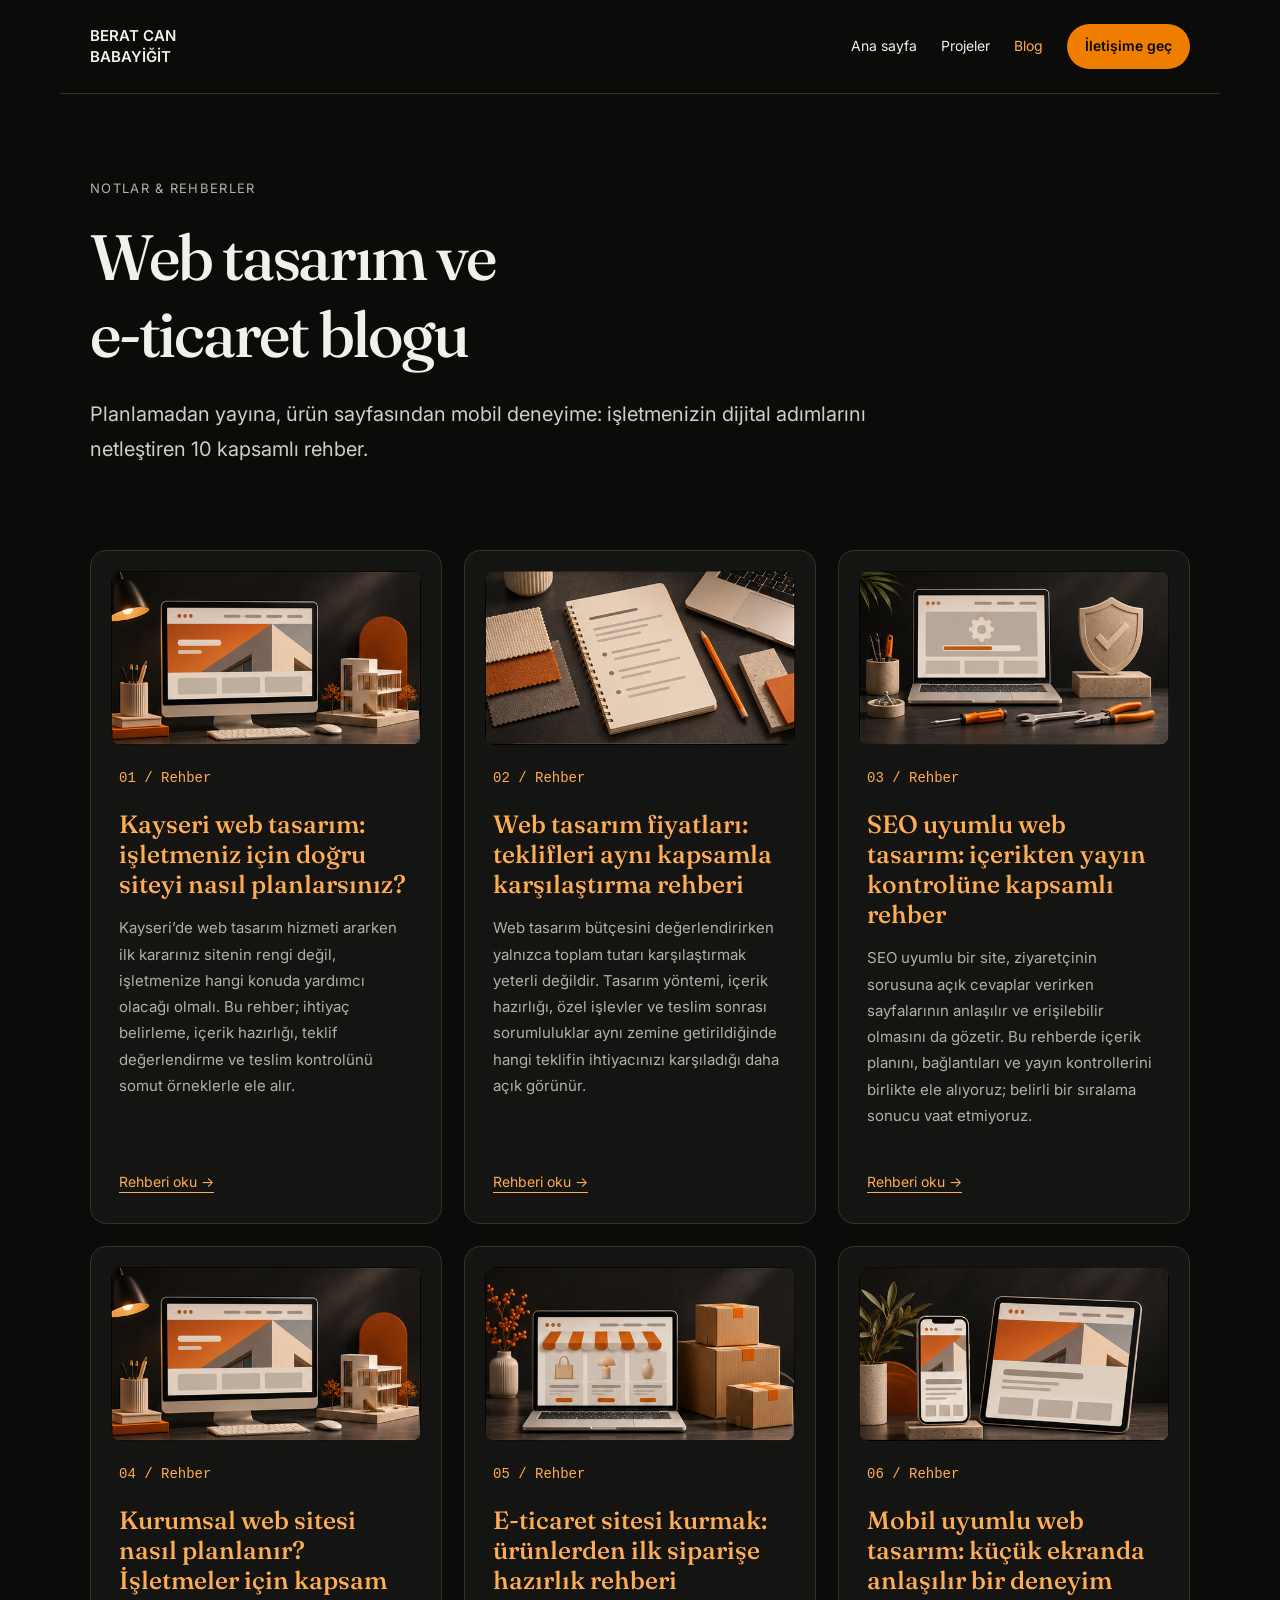
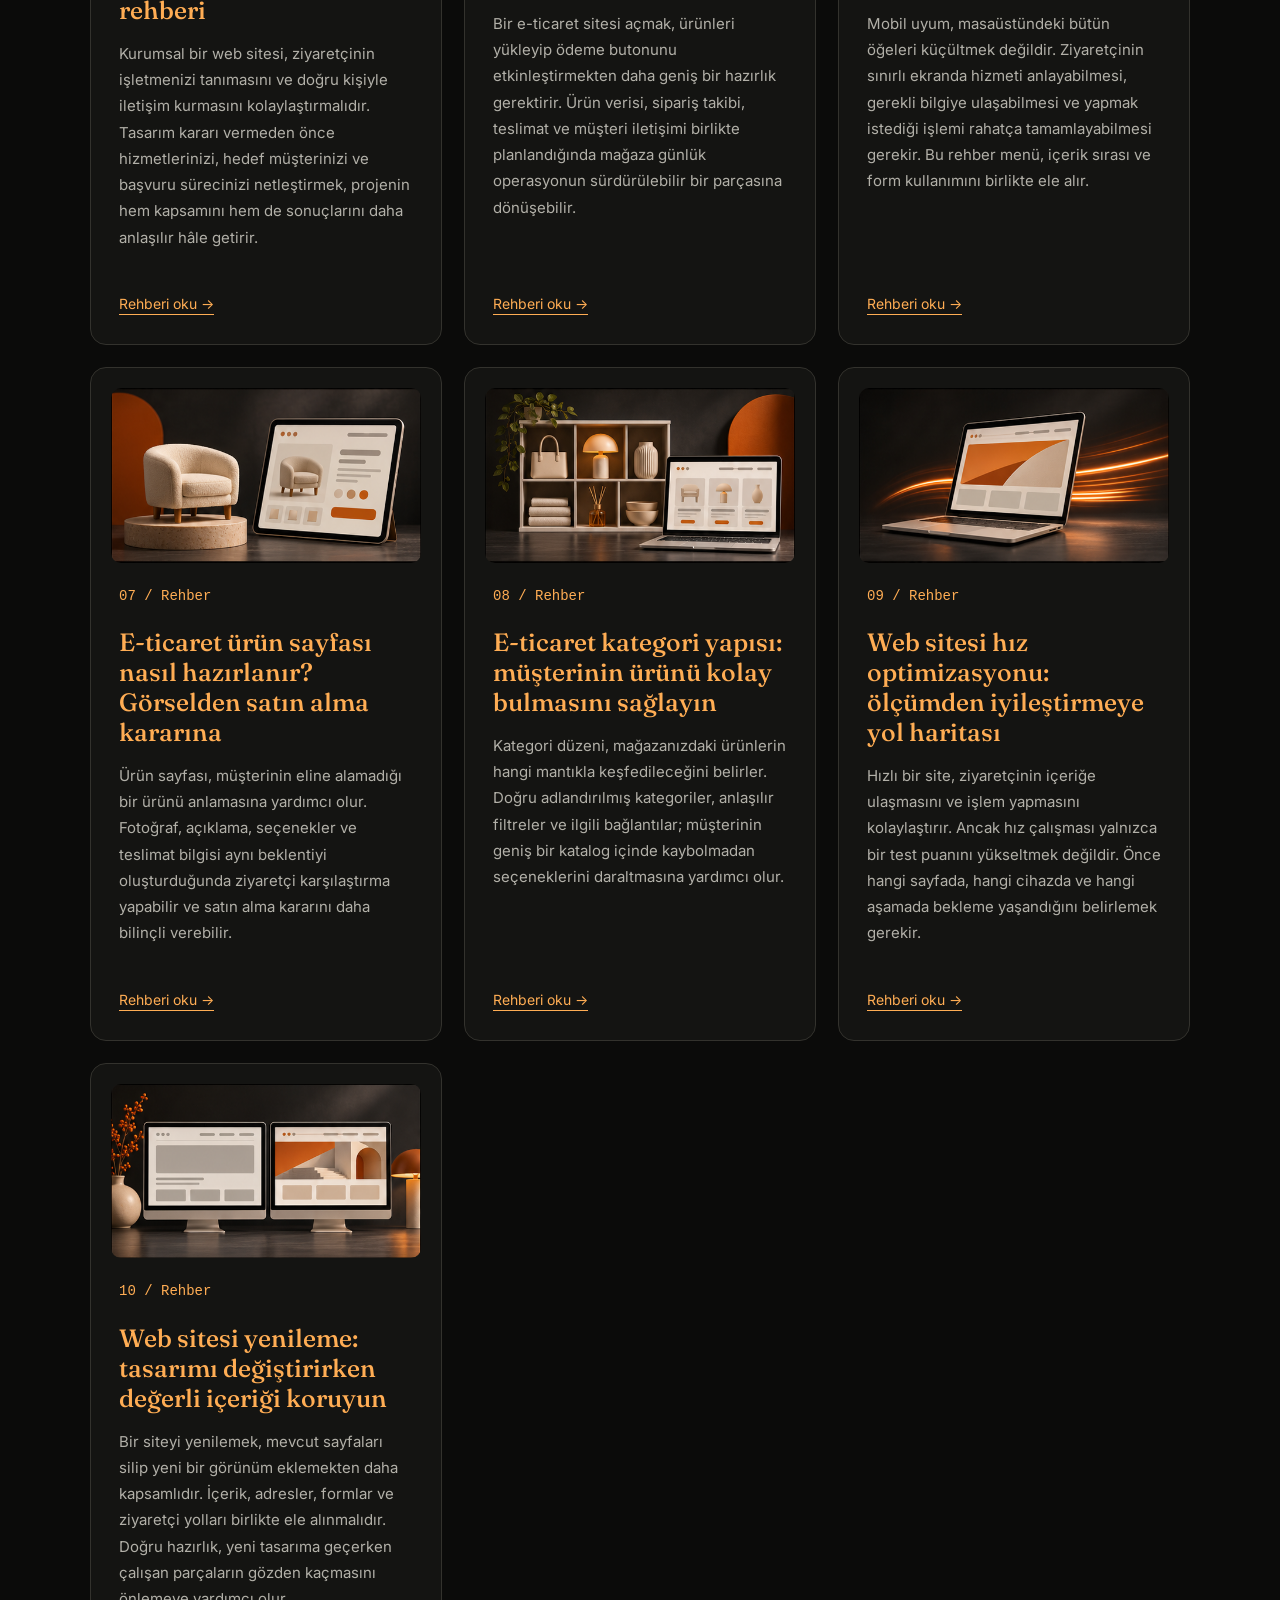
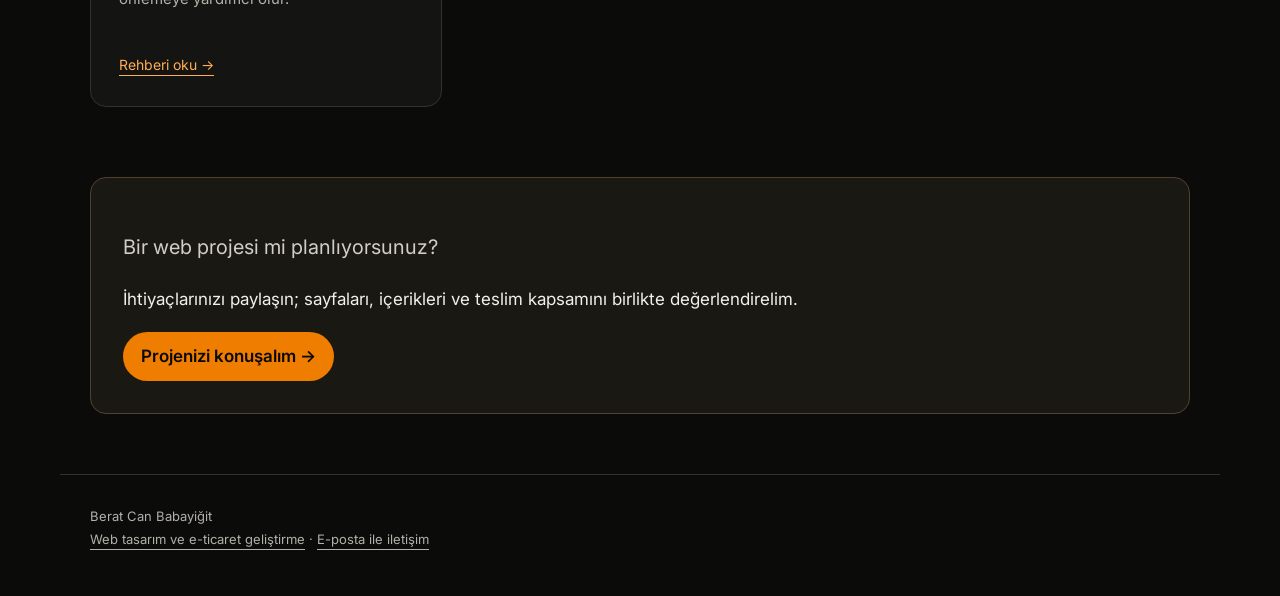
<file: blog.html>
<!doctype html><html lang="tr"><head><meta charset="utf-8"><meta name="viewport" content="width=device-width, initial-scale=1"><title>Web tasarım ve e-ticaret blogu | Berat Can Babayiğit</title><meta name="description" content="Web tasarım, e-ticaret, mobil deneyim ve teknik SEO hakkında 10 kapsamlı rehber. İşletmeniz için planlama, içerik ve yayın kontrolleri."><link rel="canonical" href="https://beratcanbabayigit.com/blog"><meta property="og:title" content="Web tasarım ve e-ticaret blogu"><meta property="og:description" content="Web tasarım, e-ticaret, mobil deneyim ve teknik SEO hakkında 10 kapsamlı rehber. İşletmeniz için planlama, içerik ve yayın kontrolleri."><meta property="og:url" content="https://beratcanbabayigit.com/blog"><meta property="og:type" content="website"><meta property="og:locale" content="tr_TR"><meta name="theme-color" content="#0b0b0a"><link rel="stylesheet" href="/blog.css"><script type="application/ld+json">{"@context": "https://schema.org", "@type": "Blog", "name": "Web tasarım ve e-ticaret blogu", "url": "https://beratcanbabayigit.com/blog", "inLanguage": "tr", "blogPost": [{"@type": "BlogPosting", "headline": "Kayseri web tasarım: işletmeniz için doğru siteyi nasıl planlarsınız?", "url": "https://beratcanbabayigit.com/kayseri-web-tasarim"}, {"@type": "BlogPosting", "headline": "Web tasarım fiyatları: teklifleri aynı kapsamla karşılaştırma rehberi", "url": "https://beratcanbabayigit.com/web-tasarim-fiyatlari"}, {"@type": "BlogPosting", "headline": "SEO uyumlu web tasarım: içerikten yayın kontrolüne kapsamlı rehber", "url": "https://beratcanbabayigit.com/seo-uyumlu-web-tasarim"}, {"@type": "BlogPosting", "headline": "Kurumsal web sitesi nasıl planlanır? İşletmeler için kapsam rehberi", "url": "https://beratcanbabayigit.com/kurumsal-web-sitesi"}, {"@type": "BlogPosting", "headline": "E-ticaret sitesi kurmak: ürünlerden ilk siparişe hazırlık rehberi", "url": "https://beratcanbabayigit.com/e-ticaret-sitesi-kurmak"}, {"@type": "BlogPosting", "headline": "Mobil uyumlu web tasarım: küçük ekranda anlaşılır bir deneyim", "url": "https://beratcanbabayigit.com/mobil-uyumlu-web-tasarim"}, {"@type": "BlogPosting", "headline": "E-ticaret ürün sayfası nasıl hazırlanır? Görselden satın alma kararına", "url": "https://beratcanbabayigit.com/e-ticaret-urun-sayfasi"}, {"@type": "BlogPosting", "headline": "E-ticaret kategori yapısı: müşterinin ürünü kolay bulmasını sağlayın", "url": "https://beratcanbabayigit.com/e-ticaret-kategori-yapisi"}, {"@type": "BlogPosting", "headline": "Web sitesi hız optimizasyonu: ölçümden iyileştirmeye yol haritası", "url": "https://beratcanbabayigit.com/web-sitesi-hiz-optimizasyonu"}, {"@type": "BlogPosting", "headline": "Web sitesi yenileme: tasarımı değiştirirken değerli içeriği koruyun", "url": "https://beratcanbabayigit.com/web-sitesi-yenileme"}]}</script></head><body><a class="skip" href="#icerik">İçeriğe geç</a><header class="shell nav"><a class="brand" href="/">BERAT CAN<br>BABAYİĞİT</a><nav class="nav-links" aria-label="Ana menü"><a href="/">Ana sayfa</a><a href="/projeler">Projeler</a><a href="/blog" aria-current="true">Blog</a><a class="pill" href="/#contact">İletişime geç</a></nav></header><main id="icerik" class="shell"><div class="hero"><p class="eyebrow">Notlar & rehberler</p><h1>Web tasarım ve<br>e-ticaret blogu</h1><p class="lead">Planlamadan yayına, ürün sayfasından mobil deneyime: işletmenizin dijital adımlarını netleştiren 10 kapsamlı rehber.</p></div><div class="grid"><article class="card"><div class="editorial-image card-image" style="--image-x:0;--image-y:0"><img src="/blog-editorial-sheet.png" alt="Mimari maket ve kurumsal site tasarımı" width="1059" height="1488" loading="lazy" decoding="async"></div><span class="number">01 / Rehber</span><h2><a href="/kayseri-web-tasarim">Kayseri web tasarım: işletmeniz için doğru siteyi nasıl planlarsınız?</a></h2><p>Kayseri’de web tasarım hizmeti ararken ilk kararınız sitenin rengi değil, işletmenize hangi konuda yardımcı olacağı olmalı. Bu rehber; ihtiyaç belirleme, içerik hazırlığı, teklif değerlendirme ve teslim kontrolünü somut örneklerle ele alır.</p><a class="read" href="/kayseri-web-tasarim">Rehberi oku →</a></article><article class="card"><div class="editorial-image card-image" style="--image-x:1;--image-y:3"><img src="/blog-editorial-sheet.png" alt="Proje bütçesi ve ihtiyaç planlama defteri" width="1059" height="1488" loading="lazy" decoding="async"></div><span class="number">02 / Rehber</span><h2><a href="/web-tasarim-fiyatlari">Web tasarım fiyatları: teklifleri aynı kapsamla karşılaştırma rehberi</a></h2><p>Web tasarım bütçesini değerlendirirken yalnızca toplam tutarı karşılaştırmak yeterli değildir. Tasarım yöntemi, içerik hazırlığı, özel işlevler ve teslim sonrası sorumluluklar aynı zemine getirildiğinde hangi teklifin ihtiyacınızı karşıladığı daha açık görünür.</p><a class="read" href="/web-tasarim-fiyatlari">Rehberi oku →</a></article><article class="card"><div class="editorial-image card-image" style="--image-x:1;--image-y:4"><img src="/blog-editorial-sheet.png" alt="Web sitesi teknik kontrol ve bakım ekranı" width="1059" height="1488" loading="lazy" decoding="async"></div><span class="number">03 / Rehber</span><h2><a href="/seo-uyumlu-web-tasarim">SEO uyumlu web tasarım: içerikten yayın kontrolüne kapsamlı rehber</a></h2><p>SEO uyumlu bir site, ziyaretçinin sorusuna açık cevaplar verirken sayfalarının anlaşılır ve erişilebilir olmasını da gözetir. Bu rehberde içerik planını, bağlantıları ve yayın kontrollerini birlikte ele alıyoruz; belirli bir sıralama sonucu vaat etmiyoruz.</p><a class="read" href="/seo-uyumlu-web-tasarim">Rehberi oku →</a></article><article class="card"><div class="editorial-image card-image" style="--image-x:0;--image-y:0"><img src="/blog-editorial-sheet.png" alt="Kurumsal web sitesi tasarım ekranı" width="1059" height="1488" loading="lazy" decoding="async"></div><span class="number">04 / Rehber</span><h2><a href="/kurumsal-web-sitesi">Kurumsal web sitesi nasıl planlanır? İşletmeler için kapsam rehberi</a></h2><p>Kurumsal bir web sitesi, ziyaretçinin işletmenizi tanımasını ve doğru kişiyle iletişim kurmasını kolaylaştırmalıdır. Tasarım kararı vermeden önce hizmetlerinizi, hedef müşterinizi ve başvuru sürecinizi netleştirmek, projenin hem kapsamını hem de sonuçlarını daha anlaşılır hâle getirir.</p><a class="read" href="/kurumsal-web-sitesi">Rehberi oku →</a></article><article class="card"><div class="editorial-image card-image" style="--image-x:1;--image-y:0"><img src="/blog-editorial-sheet.png" alt="Online mağaza ve sipariş paketleri" width="1059" height="1488" loading="lazy" decoding="async"></div><span class="number">05 / Rehber</span><h2><a href="/e-ticaret-sitesi-kurmak">E-ticaret sitesi kurmak: ürünlerden ilk siparişe hazırlık rehberi</a></h2><p>Bir e-ticaret sitesi açmak, ürünleri yükleyip ödeme butonunu etkinleştirmekten daha geniş bir hazırlık gerektirir. Ürün verisi, sipariş takibi, teslimat ve müşteri iletişimi birlikte planlandığında mağaza günlük operasyonun sürdürülebilir bir parçasına dönüşebilir.</p><a class="read" href="/e-ticaret-sitesi-kurmak">Rehberi oku →</a></article><article class="card"><div class="editorial-image card-image" style="--image-x:0;--image-y:1"><img src="/blog-editorial-sheet.png" alt="Telefon ve tablette uyumlu web tasarımı" width="1059" height="1488" loading="lazy" decoding="async"></div><span class="number">06 / Rehber</span><h2><a href="/mobil-uyumlu-web-tasarim">Mobil uyumlu web tasarım: küçük ekranda anlaşılır bir deneyim</a></h2><p>Mobil uyum, masaüstündeki bütün öğeleri küçültmek değildir. Ziyaretçinin sınırlı ekranda hizmeti anlayabilmesi, gerekli bilgiye ulaşabilmesi ve yapmak istediği işlemi rahatça tamamlayabilmesi gerekir. Bu rehber menü, içerik sırası ve form kullanımını birlikte ele alır.</p><a class="read" href="/mobil-uyumlu-web-tasarim">Rehberi oku →</a></article><article class="card"><div class="editorial-image card-image" style="--image-x:1;--image-y:1"><img src="/blog-editorial-sheet.png" alt="Mobilya ürününün detay sayfası" width="1059" height="1488" loading="lazy" decoding="async"></div><span class="number">07 / Rehber</span><h2><a href="/e-ticaret-urun-sayfasi">E-ticaret ürün sayfası nasıl hazırlanır? Görselden satın alma kararına</a></h2><p>Ürün sayfası, müşterinin eline alamadığı bir ürünü anlamasına yardımcı olur. Fotoğraf, açıklama, seçenekler ve teslimat bilgisi aynı beklentiyi oluşturduğunda ziyaretçi karşılaştırma yapabilir ve satın alma kararını daha bilinçli verebilir.</p><a class="read" href="/e-ticaret-urun-sayfasi">Rehberi oku →</a></article><article class="card"><div class="editorial-image card-image" style="--image-x:0;--image-y:2"><img src="/blog-editorial-sheet.png" alt="Ürün rafı ve kategori listesi" width="1059" height="1488" loading="lazy" decoding="async"></div><span class="number">08 / Rehber</span><h2><a href="/e-ticaret-kategori-yapisi">E-ticaret kategori yapısı: müşterinin ürünü kolay bulmasını sağlayın</a></h2><p>Kategori düzeni, mağazanızdaki ürünlerin hangi mantıkla keşfedileceğini belirler. Doğru adlandırılmış kategoriler, anlaşılır filtreler ve ilgili bağlantılar; müşterinin geniş bir katalog içinde kaybolmadan seçeneklerini daraltmasına yardımcı olur.</p><a class="read" href="/e-ticaret-kategori-yapisi">Rehberi oku →</a></article><article class="card"><div class="editorial-image card-image" style="--image-x:1;--image-y:2"><img src="/blog-editorial-sheet.png" alt="Hızlı web deneyimini temsil eden dizüstü bilgisayar" width="1059" height="1488" loading="lazy" decoding="async"></div><span class="number">09 / Rehber</span><h2><a href="/web-sitesi-hiz-optimizasyonu">Web sitesi hız optimizasyonu: ölçümden iyileştirmeye yol haritası</a></h2><p>Hızlı bir site, ziyaretçinin içeriğe ulaşmasını ve işlem yapmasını kolaylaştırır. Ancak hız çalışması yalnızca bir test puanını yükseltmek değildir. Önce hangi sayfada, hangi cihazda ve hangi aşamada bekleme yaşandığını belirlemek gerekir.</p><a class="read" href="/web-sitesi-hiz-optimizasyonu">Rehberi oku →</a></article><article class="card"><div class="editorial-image card-image" style="--image-x:0;--image-y:3"><img src="/blog-editorial-sheet.png" alt="Eski ve yenilenen web sitesi ekranları" width="1059" height="1488" loading="lazy" decoding="async"></div><span class="number">10 / Rehber</span><h2><a href="/web-sitesi-yenileme">Web sitesi yenileme: tasarımı değiştirirken değerli içeriği koruyun</a></h2><p>Bir siteyi yenilemek, mevcut sayfaları silip yeni bir görünüm eklemekten daha kapsamlıdır. İçerik, adresler, formlar ve ziyaretçi yolları birlikte ele alınmalıdır. Doğru hazırlık, yeni tasarıma geçerken çalışan parçaların gözden kaçmasını önlemeye yardımcı olur.</p><a class="read" href="/web-sitesi-yenileme">Rehberi oku →</a></article></div><div class="cta"><p class="lead">Bir web projesi mi planlıyorsunuz?</p><p>İhtiyaçlarınızı paylaşın; sayfaları, içerikleri ve teslim kapsamını birlikte değerlendirelim.</p><a class="pill" href="/#contact">Projenizi konuşalım →</a></div></main><footer class="shell footer">Berat Can Babayiğit<br><a href="/">Web tasarım ve e-ticaret geliştirme</a> · <a href="mailto:beratcanbabayigitt@gmail.com">E-posta ile iletişim</a></footer></body></html>
</file>
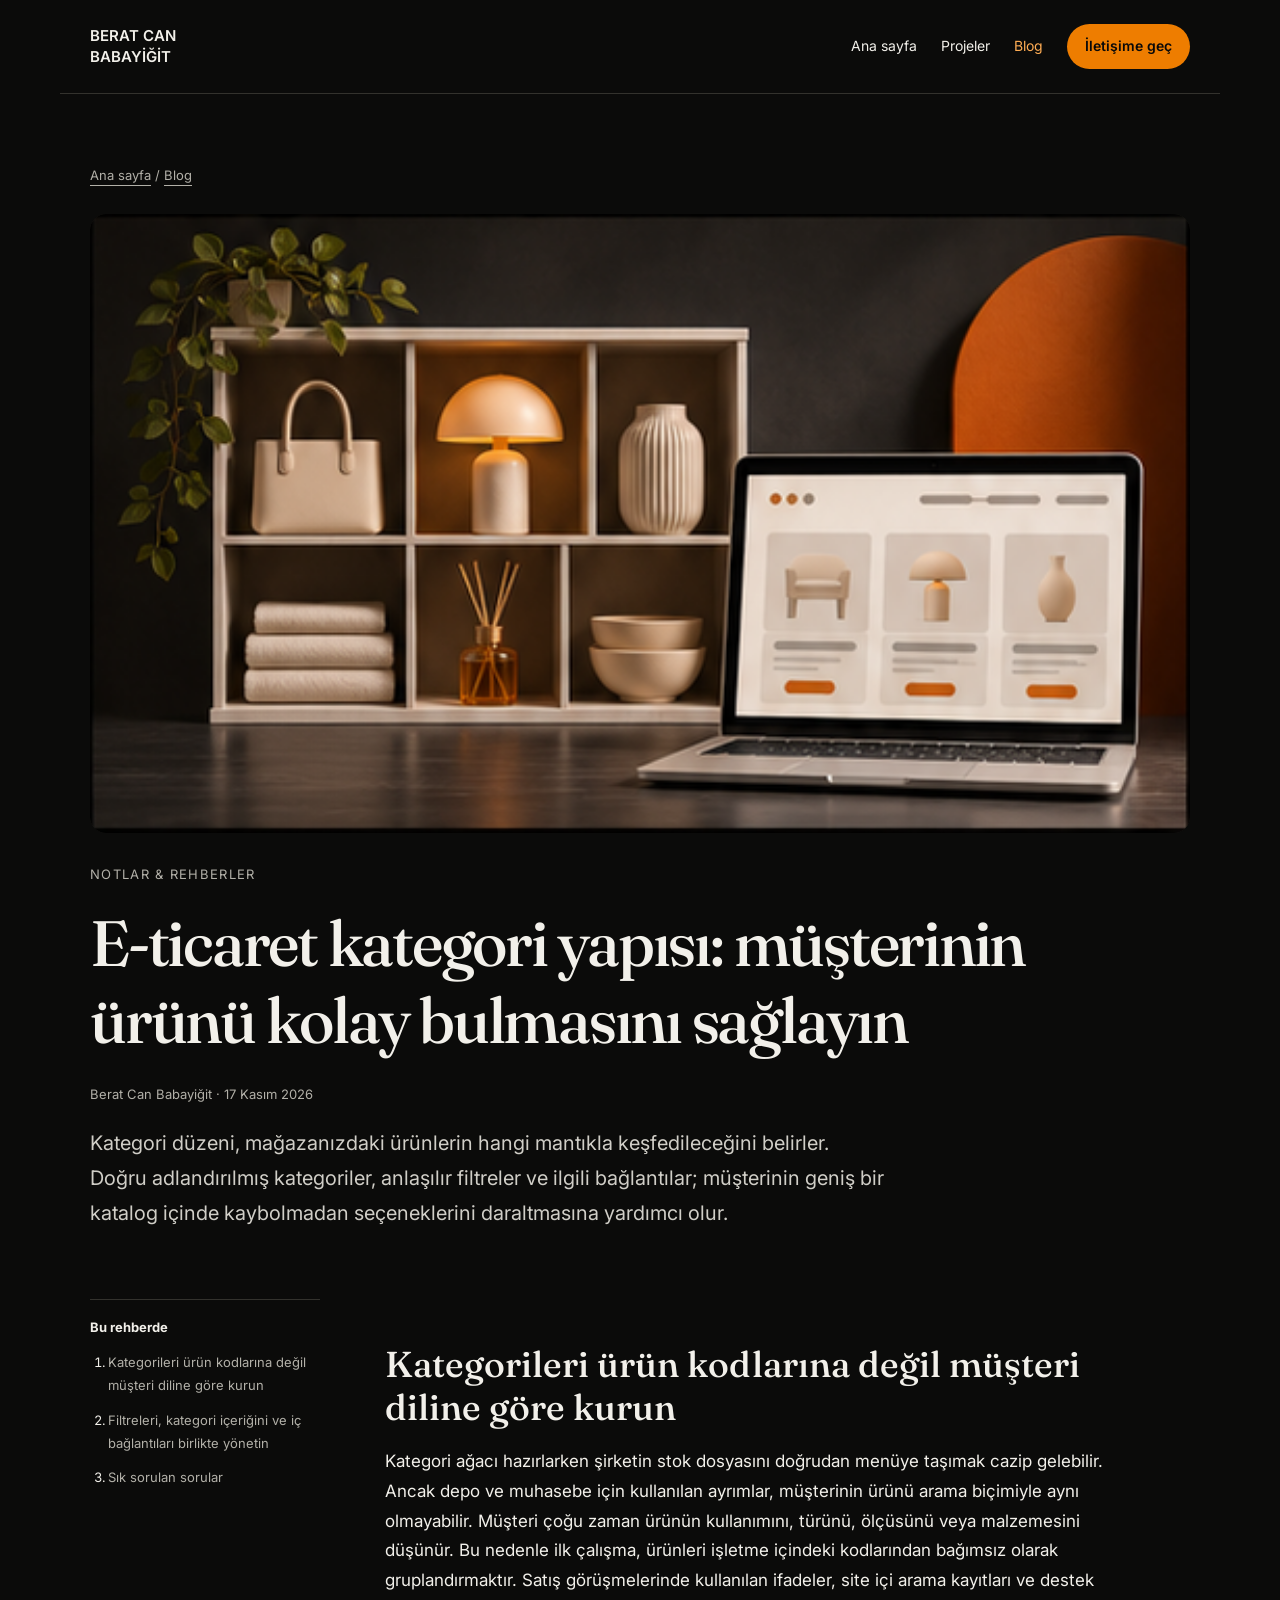
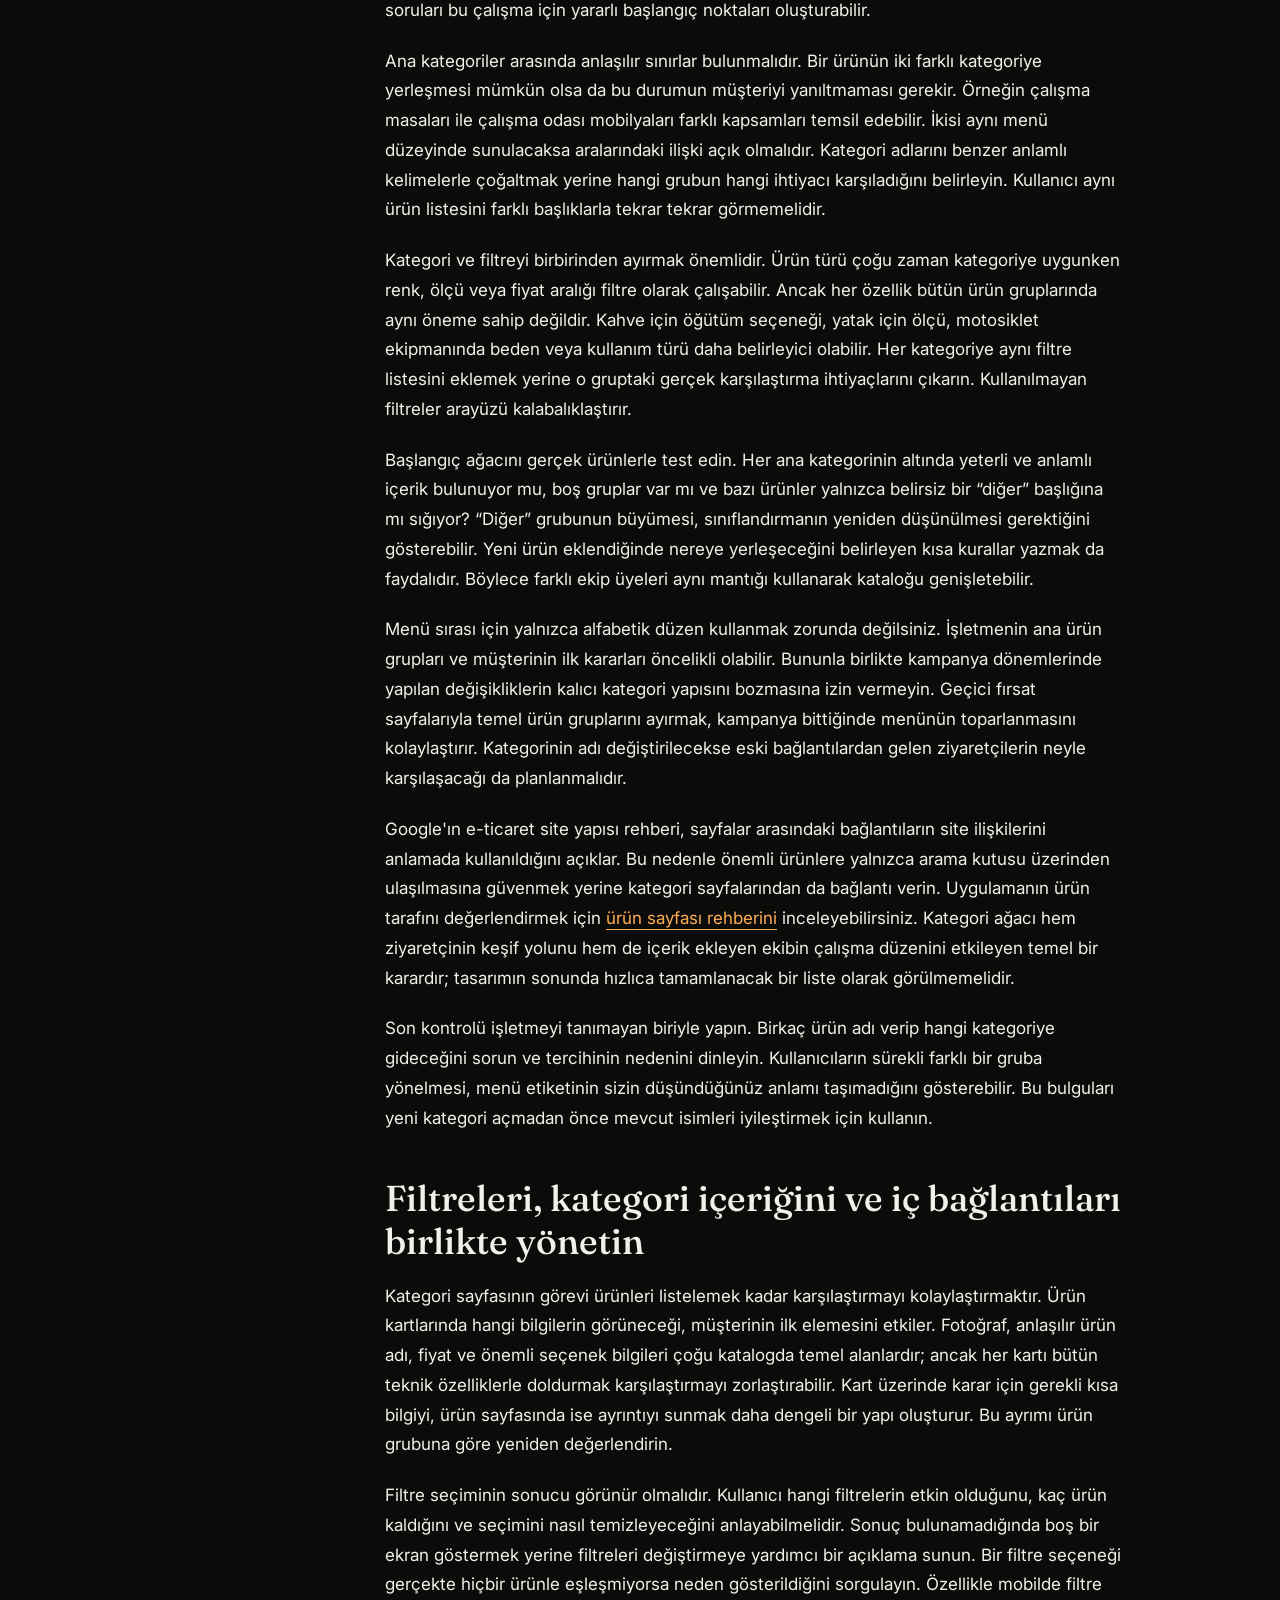
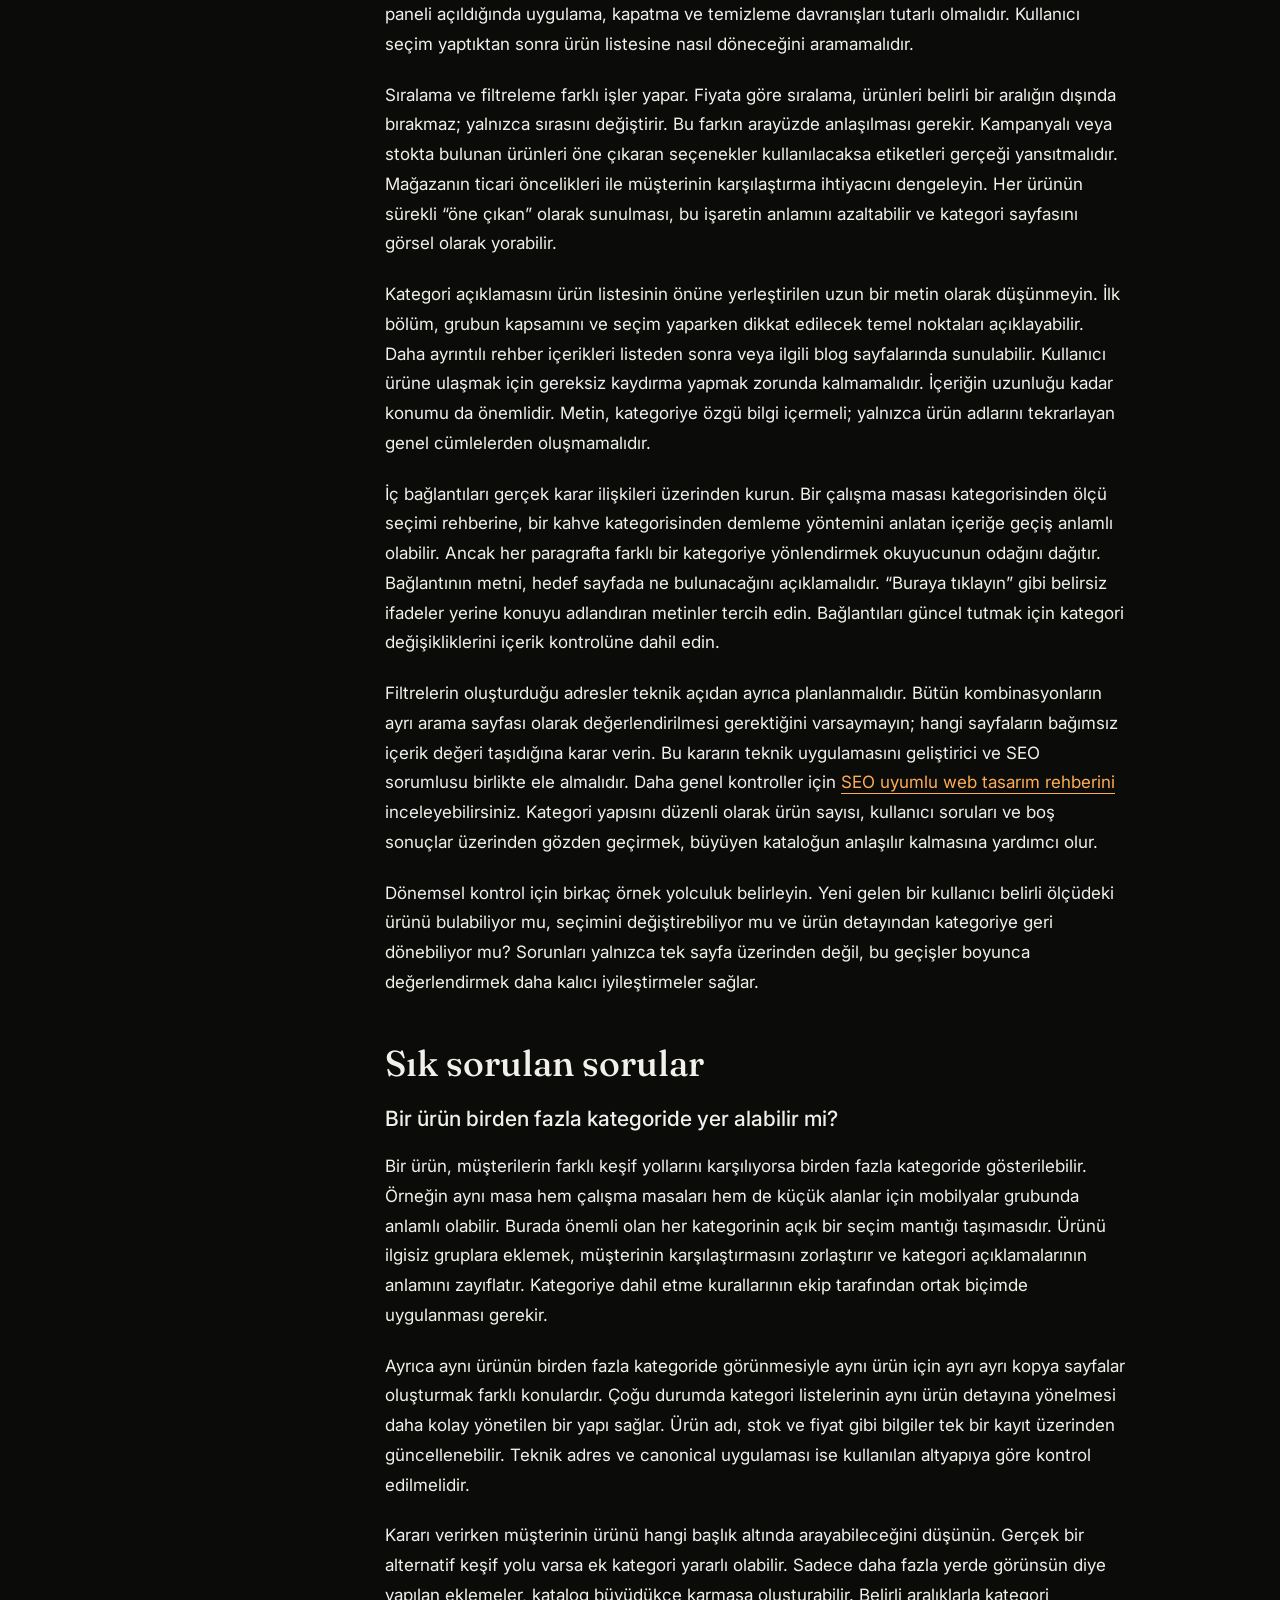
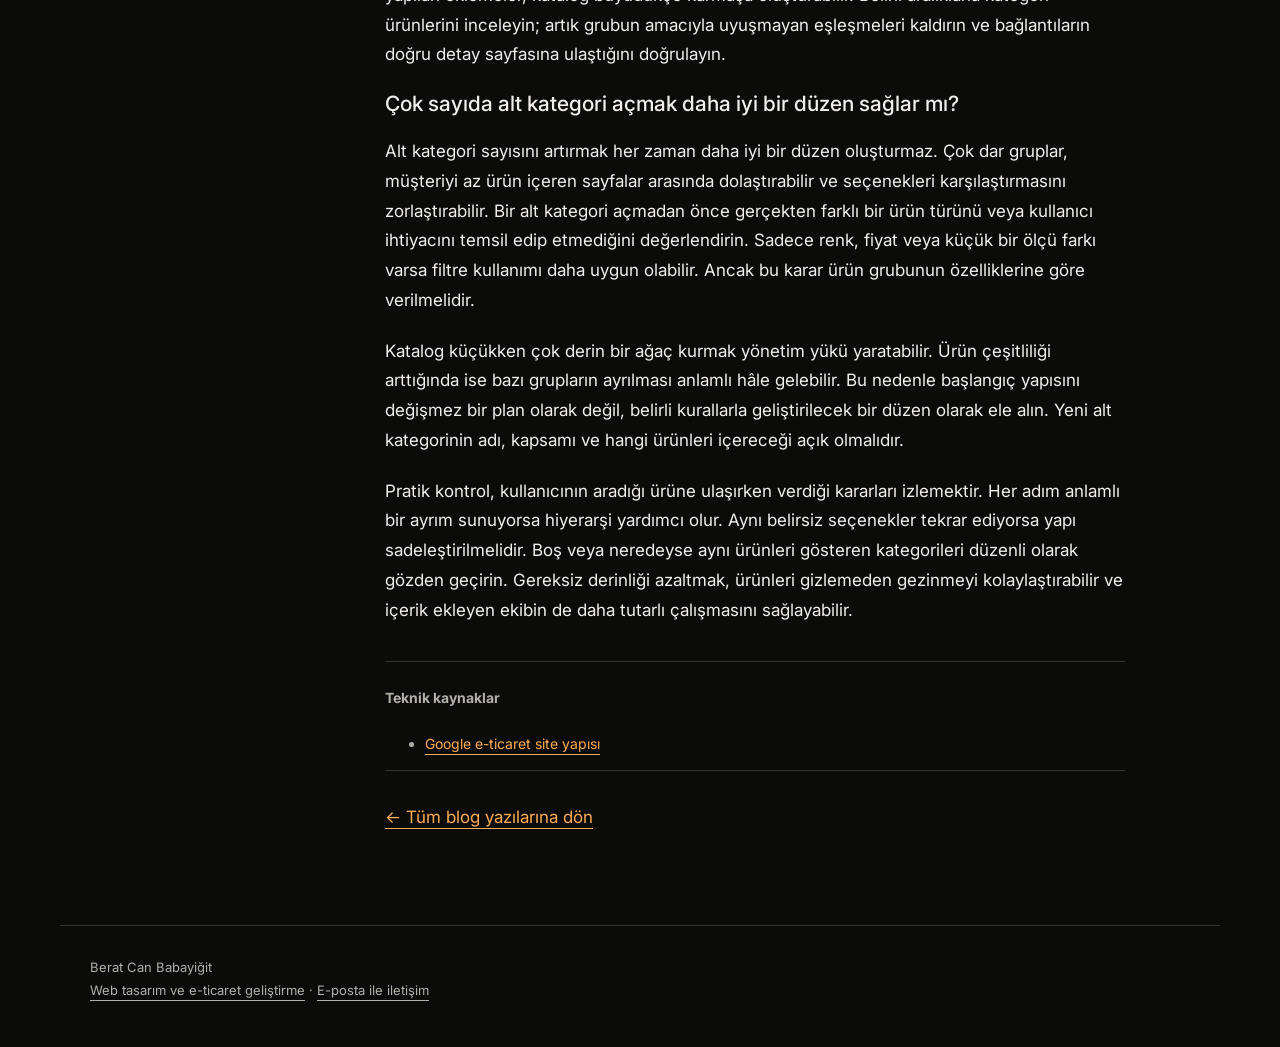
<file: e-ticaret-kategori-yapisi.html>
<!doctype html><html lang="tr"><head><meta charset="utf-8"><meta name="viewport" content="width=device-width, initial-scale=1"><title>E-ticaret kategori yapısı: müşterinin ürünü kolay bulmasını sağlayın | Berat Can Babayiğit</title><meta name="description" content="Kategori düzeni, mağazanızdaki ürünlerin hangi mantıkla keşfedileceğini belirler. Doğru adlandırılmış kategoriler, anlaşılır filtreler ve ilgili bağlantılar; müşterinin geniş bir katalog içinde kaybolmadan seçeneklerini daraltmasına yardımcı olur."><link rel="canonical" href="https://beratcanbabayigit.com/e-ticaret-kategori-yapisi"><meta property="og:title" content="E-ticaret kategori yapısı: müşterinin ürünü kolay bulmasını sağlayın"><meta property="og:description" content="Kategori düzeni, mağazanızdaki ürünlerin hangi mantıkla keşfedileceğini belirler. Doğru adlandırılmış kategoriler, anlaşılır filtreler ve ilgili bağlantılar; müşterinin geniş bir katalog içinde kaybolmadan seçeneklerini daraltmasına yardımcı olur."><meta property="og:url" content="https://beratcanbabayigit.com/e-ticaret-kategori-yapisi"><meta property="og:type" content="article"><meta property="og:locale" content="tr_TR"><meta name="theme-color" content="#0b0b0a"><link rel="stylesheet" href="/blog.css"><script type="application/ld+json">[{"@context": "https://schema.org", "@type": "BlogPosting", "headline": "E-ticaret kategori yapısı: müşterinin ürünü kolay bulmasını sağlayın", "description": "Kategori düzeni, mağazanızdaki ürünlerin hangi mantıkla keşfedileceğini belirler. Doğru adlandırılmış kategoriler, anlaşılır filtreler ve ilgili bağlantılar; müşterinin geniş bir katalog içinde kaybolmadan seçeneklerini daraltmasına yardımcı olur.", "datePublished": "2026-11-17", "dateModified": "2026-11-17", "inLanguage": "tr", "mainEntityOfPage": "https://beratcanbabayigit.com/e-ticaret-kategori-yapisi", "author": {"@type": "Person", "name": "Berat Can Babayiğit", "url": "https://beratcanbabayigit.com/"}, "image": "https://beratcanbabayigit.com/blog-editorial-sheet.png"}, {"@context": "https://schema.org", "@type": "BreadcrumbList", "itemListElement": [{"@type": "ListItem", "position": 1, "name": "Ana sayfa", "item": "https://beratcanbabayigit.com/"}, {"@type": "ListItem", "position": 2, "name": "Blog", "item": "https://beratcanbabayigit.com/blog"}, {"@type": "ListItem", "position": 3, "name": "E-ticaret kategori yapısı: müşterinin ürünü kolay bulmasını sağlayın", "item": "https://beratcanbabayigit.com/e-ticaret-kategori-yapisi"}]}]</script></head><body><a class="skip" href="#icerik">İçeriğe geç</a><header class="shell nav"><a class="brand" href="/">BERAT CAN<br>BABAYİĞİT</a><nav class="nav-links" aria-label="Ana menü"><a href="/">Ana sayfa</a><a href="/projeler">Projeler</a><a href="/blog" aria-current="true">Blog</a><a class="pill" href="/#contact">İletişime geç</a></nav></header><main id="icerik" class="shell"><div class="hero"><nav class="breadcrumb" aria-label="Sayfa yolu"><a href="/">Ana sayfa</a> / <a href="/blog">Blog</a></nav><div class="editorial-image" style="--image-x:0;--image-y:2"><img src="/blog-editorial-sheet.png" alt="Ürün rafı ve kategori listesi" width="1059" height="1488" fetchpriority="high" decoding="async"></div><p class="eyebrow">Notlar & rehberler</p><h1>E-ticaret kategori yapısı: müşterinin ürünü kolay bulmasını sağlayın</h1><p class="meta">Berat Can Babayiğit · <time datetime="2026-11-17">17 Kasım 2026</time></p><p class="lead">Kategori düzeni, mağazanızdaki ürünlerin hangi mantıkla keşfedileceğini belirler. Doğru adlandırılmış kategoriler, anlaşılır filtreler ve ilgili bağlantılar; müşterinin geniş bir katalog içinde kaybolmadan seçeneklerini daraltmasına yardımcı olur.</p></div><div class="article-layout"><aside class="toc" aria-label="İçindekiler"><strong>Bu rehberde</strong><ol><li><a href="#bolum-1">Kategorileri ürün kodlarına değil müşteri diline göre kurun</a></li><li><a href="#bolum-2">Filtreleri, kategori içeriğini ve iç bağlantıları birlikte yönetin</a></li><li><a href="#sorular">Sık sorulan sorular</a></li></ol></aside><article><h2 id="bolum-1">Kategorileri ürün kodlarına değil müşteri diline göre kurun</h2><p>Kategori ağacı hazırlarken şirketin stok dosyasını doğrudan menüye taşımak cazip gelebilir. Ancak depo ve muhasebe için kullanılan ayrımlar, müşterinin ürünü arama biçimiyle aynı olmayabilir. Müşteri çoğu zaman ürünün kullanımını, türünü, ölçüsünü veya malzemesini düşünür. Bu nedenle ilk çalışma, ürünleri işletme içindeki kodlarından bağımsız olarak gruplandırmaktır. Satış görüşmelerinde kullanılan ifadeler, site içi arama kayıtları ve destek soruları bu çalışma için yararlı başlangıç noktaları oluşturabilir.</p><p>Ana kategoriler arasında anlaşılır sınırlar bulunmalıdır. Bir ürünün iki farklı kategoriye yerleşmesi mümkün olsa da bu durumun müşteriyi yanıltmaması gerekir. Örneğin çalışma masaları ile çalışma odası mobilyaları farklı kapsamları temsil edebilir. İkisi aynı menü düzeyinde sunulacaksa aralarındaki ilişki açık olmalıdır. Kategori adlarını benzer anlamlı kelimelerle çoğaltmak yerine hangi grubun hangi ihtiyacı karşıladığını belirleyin. Kullanıcı aynı ürün listesini farklı başlıklarla tekrar tekrar görmemelidir.</p><p>Kategori ve filtreyi birbirinden ayırmak önemlidir. Ürün türü çoğu zaman kategoriye uygunken renk, ölçü veya fiyat aralığı filtre olarak çalışabilir. Ancak her özellik bütün ürün gruplarında aynı öneme sahip değildir. Kahve için öğütüm seçeneği, yatak için ölçü, motosiklet ekipmanında beden veya kullanım türü daha belirleyici olabilir. Her kategoriye aynı filtre listesini eklemek yerine o gruptaki gerçek karşılaştırma ihtiyaçlarını çıkarın. Kullanılmayan filtreler arayüzü kalabalıklaştırır.</p><p>Başlangıç ağacını gerçek ürünlerle test edin. Her ana kategorinin altında yeterli ve anlamlı içerik bulunuyor mu, boş gruplar var mı ve bazı ürünler yalnızca belirsiz bir “diğer” başlığına mı sığıyor? “Diğer” grubunun büyümesi, sınıflandırmanın yeniden düşünülmesi gerektiğini gösterebilir. Yeni ürün eklendiğinde nereye yerleşeceğini belirleyen kısa kurallar yazmak da faydalıdır. Böylece farklı ekip üyeleri aynı mantığı kullanarak kataloğu genişletebilir.</p><p>Menü sırası için yalnızca alfabetik düzen kullanmak zorunda değilsiniz. İşletmenin ana ürün grupları ve müşterinin ilk kararları öncelikli olabilir. Bununla birlikte kampanya dönemlerinde yapılan değişikliklerin kalıcı kategori yapısını bozmasına izin vermeyin. Geçici fırsat sayfalarıyla temel ürün gruplarını ayırmak, kampanya bittiğinde menünün toparlanmasını kolaylaştırır. Kategorinin adı değiştirilecekse eski bağlantılardan gelen ziyaretçilerin neyle karşılaşacağı da planlanmalıdır.</p><p>Google&#x27;ın e-ticaret site yapısı rehberi, sayfalar arasındaki bağlantıların site ilişkilerini anlamada kullanıldığını açıklar. Bu nedenle önemli ürünlere yalnızca arama kutusu üzerinden ulaşılmasına güvenmek yerine kategori sayfalarından da bağlantı verin. Uygulamanın ürün tarafını değerlendirmek için <a href="/e-ticaret-urun-sayfasi">ürün sayfası rehberini</a> inceleyebilirsiniz. Kategori ağacı hem ziyaretçinin keşif yolunu hem de içerik ekleyen ekibin çalışma düzenini etkileyen temel bir karardır; tasarımın sonunda hızlıca tamamlanacak bir liste olarak görülmemelidir.</p><p>Son kontrolü işletmeyi tanımayan biriyle yapın. Birkaç ürün adı verip hangi kategoriye gideceğini sorun ve tercihinin nedenini dinleyin. Kullanıcıların sürekli farklı bir gruba yönelmesi, menü etiketinin sizin düşündüğünüz anlamı taşımadığını gösterebilir. Bu bulguları yeni kategori açmadan önce mevcut isimleri iyileştirmek için kullanın.</p><h2 id="bolum-2">Filtreleri, kategori içeriğini ve iç bağlantıları birlikte yönetin</h2><p>Kategori sayfasının görevi ürünleri listelemek kadar karşılaştırmayı kolaylaştırmaktır. Ürün kartlarında hangi bilgilerin görüneceği, müşterinin ilk elemesini etkiler. Fotoğraf, anlaşılır ürün adı, fiyat ve önemli seçenek bilgileri çoğu katalogda temel alanlardır; ancak her kartı bütün teknik özelliklerle doldurmak karşılaştırmayı zorlaştırabilir. Kart üzerinde karar için gerekli kısa bilgiyi, ürün sayfasında ise ayrıntıyı sunmak daha dengeli bir yapı oluşturur. Bu ayrımı ürün grubuna göre yeniden değerlendirin.</p><p>Filtre seçiminin sonucu görünür olmalıdır. Kullanıcı hangi filtrelerin etkin olduğunu, kaç ürün kaldığını ve seçimini nasıl temizleyeceğini anlayabilmelidir. Sonuç bulunamadığında boş bir ekran göstermek yerine filtreleri değiştirmeye yardımcı bir açıklama sunun. Bir filtre seçeneği gerçekte hiçbir ürünle eşleşmiyorsa neden gösterildiğini sorgulayın. Özellikle mobilde filtre paneli açıldığında uygulama, kapatma ve temizleme davranışları tutarlı olmalıdır. Kullanıcı seçim yaptıktan sonra ürün listesine nasıl döneceğini aramamalıdır.</p><p>Sıralama ve filtreleme farklı işler yapar. Fiyata göre sıralama, ürünleri belirli bir aralığın dışında bırakmaz; yalnızca sırasını değiştirir. Bu farkın arayüzde anlaşılması gerekir. Kampanyalı veya stokta bulunan ürünleri öne çıkaran seçenekler kullanılacaksa etiketleri gerçeği yansıtmalıdır. Mağazanın ticari öncelikleri ile müşterinin karşılaştırma ihtiyacını dengeleyin. Her ürünün sürekli “öne çıkan” olarak sunulması, bu işaretin anlamını azaltabilir ve kategori sayfasını görsel olarak yorabilir.</p><p>Kategori açıklamasını ürün listesinin önüne yerleştirilen uzun bir metin olarak düşünmeyin. İlk bölüm, grubun kapsamını ve seçim yaparken dikkat edilecek temel noktaları açıklayabilir. Daha ayrıntılı rehber içerikleri listeden sonra veya ilgili blog sayfalarında sunulabilir. Kullanıcı ürüne ulaşmak için gereksiz kaydırma yapmak zorunda kalmamalıdır. İçeriğin uzunluğu kadar konumu da önemlidir. Metin, kategoriye özgü bilgi içermeli; yalnızca ürün adlarını tekrarlayan genel cümlelerden oluşmamalıdır.</p><p>İç bağlantıları gerçek karar ilişkileri üzerinden kurun. Bir çalışma masası kategorisinden ölçü seçimi rehberine, bir kahve kategorisinden demleme yöntemini anlatan içeriğe geçiş anlamlı olabilir. Ancak her paragrafta farklı bir kategoriye yönlendirmek okuyucunun odağını dağıtır. Bağlantının metni, hedef sayfada ne bulunacağını açıklamalıdır. “Buraya tıklayın” gibi belirsiz ifadeler yerine konuyu adlandıran metinler tercih edin. Bağlantıları güncel tutmak için kategori değişikliklerini içerik kontrolüne dahil edin.</p><p>Filtrelerin oluşturduğu adresler teknik açıdan ayrıca planlanmalıdır. Bütün kombinasyonların ayrı arama sayfası olarak değerlendirilmesi gerektiğini varsaymayın; hangi sayfaların bağımsız içerik değeri taşıdığına karar verin. Bu kararın teknik uygulamasını geliştirici ve SEO sorumlusu birlikte ele almalıdır. Daha genel kontroller için <a href="/seo-uyumlu-web-tasarim">SEO uyumlu web tasarım rehberini</a> inceleyebilirsiniz. Kategori yapısını düzenli olarak ürün sayısı, kullanıcı soruları ve boş sonuçlar üzerinden gözden geçirmek, büyüyen kataloğun anlaşılır kalmasına yardımcı olur.</p><p>Dönemsel kontrol için birkaç örnek yolculuk belirleyin. Yeni gelen bir kullanıcı belirli ölçüdeki ürünü bulabiliyor mu, seçimini değiştirebiliyor mu ve ürün detayından kategoriye geri dönebiliyor mu? Sorunları yalnızca tek sayfa üzerinden değil, bu geçişler boyunca değerlendirmek daha kalıcı iyileştirmeler sağlar.</p><h2 id="sorular">Sık sorulan sorular</h2><h3>Bir ürün birden fazla kategoride yer alabilir mi?</h3><p>Bir ürün, müşterilerin farklı keşif yollarını karşılıyorsa birden fazla kategoride gösterilebilir. Örneğin aynı masa hem çalışma masaları hem de küçük alanlar için mobilyalar grubunda anlamlı olabilir. Burada önemli olan her kategorinin açık bir seçim mantığı taşımasıdır. Ürünü ilgisiz gruplara eklemek, müşterinin karşılaştırmasını zorlaştırır ve kategori açıklamalarının anlamını zayıflatır. Kategoriye dahil etme kurallarının ekip tarafından ortak biçimde uygulanması gerekir.</p><p>Ayrıca aynı ürünün birden fazla kategoride görünmesiyle aynı ürün için ayrı ayrı kopya sayfalar oluşturmak farklı konulardır. Çoğu durumda kategori listelerinin aynı ürün detayına yönelmesi daha kolay yönetilen bir yapı sağlar. Ürün adı, stok ve fiyat gibi bilgiler tek bir kayıt üzerinden güncellenebilir. Teknik adres ve canonical uygulaması ise kullanılan altyapıya göre kontrol edilmelidir.</p><p>Kararı verirken müşterinin ürünü hangi başlık altında arayabileceğini düşünün. Gerçek bir alternatif keşif yolu varsa ek kategori yararlı olabilir. Sadece daha fazla yerde görünsün diye yapılan eklemeler, katalog büyüdükçe karmaşa oluşturabilir. Belirli aralıklarla kategori ürünlerini inceleyin; artık grubun amacıyla uyuşmayan eşleşmeleri kaldırın ve bağlantıların doğru detay sayfasına ulaştığını doğrulayın.</p><h3>Çok sayıda alt kategori açmak daha iyi bir düzen sağlar mı?</h3><p>Alt kategori sayısını artırmak her zaman daha iyi bir düzen oluşturmaz. Çok dar gruplar, müşteriyi az ürün içeren sayfalar arasında dolaştırabilir ve seçenekleri karşılaştırmasını zorlaştırabilir. Bir alt kategori açmadan önce gerçekten farklı bir ürün türünü veya kullanıcı ihtiyacını temsil edip etmediğini değerlendirin. Sadece renk, fiyat veya küçük bir ölçü farkı varsa filtre kullanımı daha uygun olabilir. Ancak bu karar ürün grubunun özelliklerine göre verilmelidir.</p><p>Katalog küçükken çok derin bir ağaç kurmak yönetim yükü yaratabilir. Ürün çeşitliliği arttığında ise bazı grupların ayrılması anlamlı hâle gelebilir. Bu nedenle başlangıç yapısını değişmez bir plan olarak değil, belirli kurallarla geliştirilecek bir düzen olarak ele alın. Yeni alt kategorinin adı, kapsamı ve hangi ürünleri içereceği açık olmalıdır.</p><p>Pratik kontrol, kullanıcının aradığı ürüne ulaşırken verdiği kararları izlemektir. Her adım anlamlı bir ayrım sunuyorsa hiyerarşi yardımcı olur. Aynı belirsiz seçenekler tekrar ediyorsa yapı sadeleştirilmelidir. Boş veya neredeyse aynı ürünleri gösteren kategorileri düzenli olarak gözden geçirin. Gereksiz derinliği azaltmak, ürünleri gizlemeden gezinmeyi kolaylaştırabilir ve içerik ekleyen ekibin de daha tutarlı çalışmasını sağlayabilir.</p><aside class="sources"><p><strong>Teknik kaynaklar</strong></p><ul><li><a href="https://developers.google.com/search/docs/specialty/ecommerce/help-google-understand-your-ecommerce-site-structure">Google e-ticaret site yapısı</a></li></ul></aside><div class="related"><a href="/blog">← Tüm blog yazılarına dön</a></div></article></div></main><footer class="shell footer">Berat Can Babayiğit<br><a href="/">Web tasarım ve e-ticaret geliştirme</a> · <a href="mailto:beratcanbabayigitt@gmail.com">E-posta ile iletişim</a></footer></body></html>
</file>
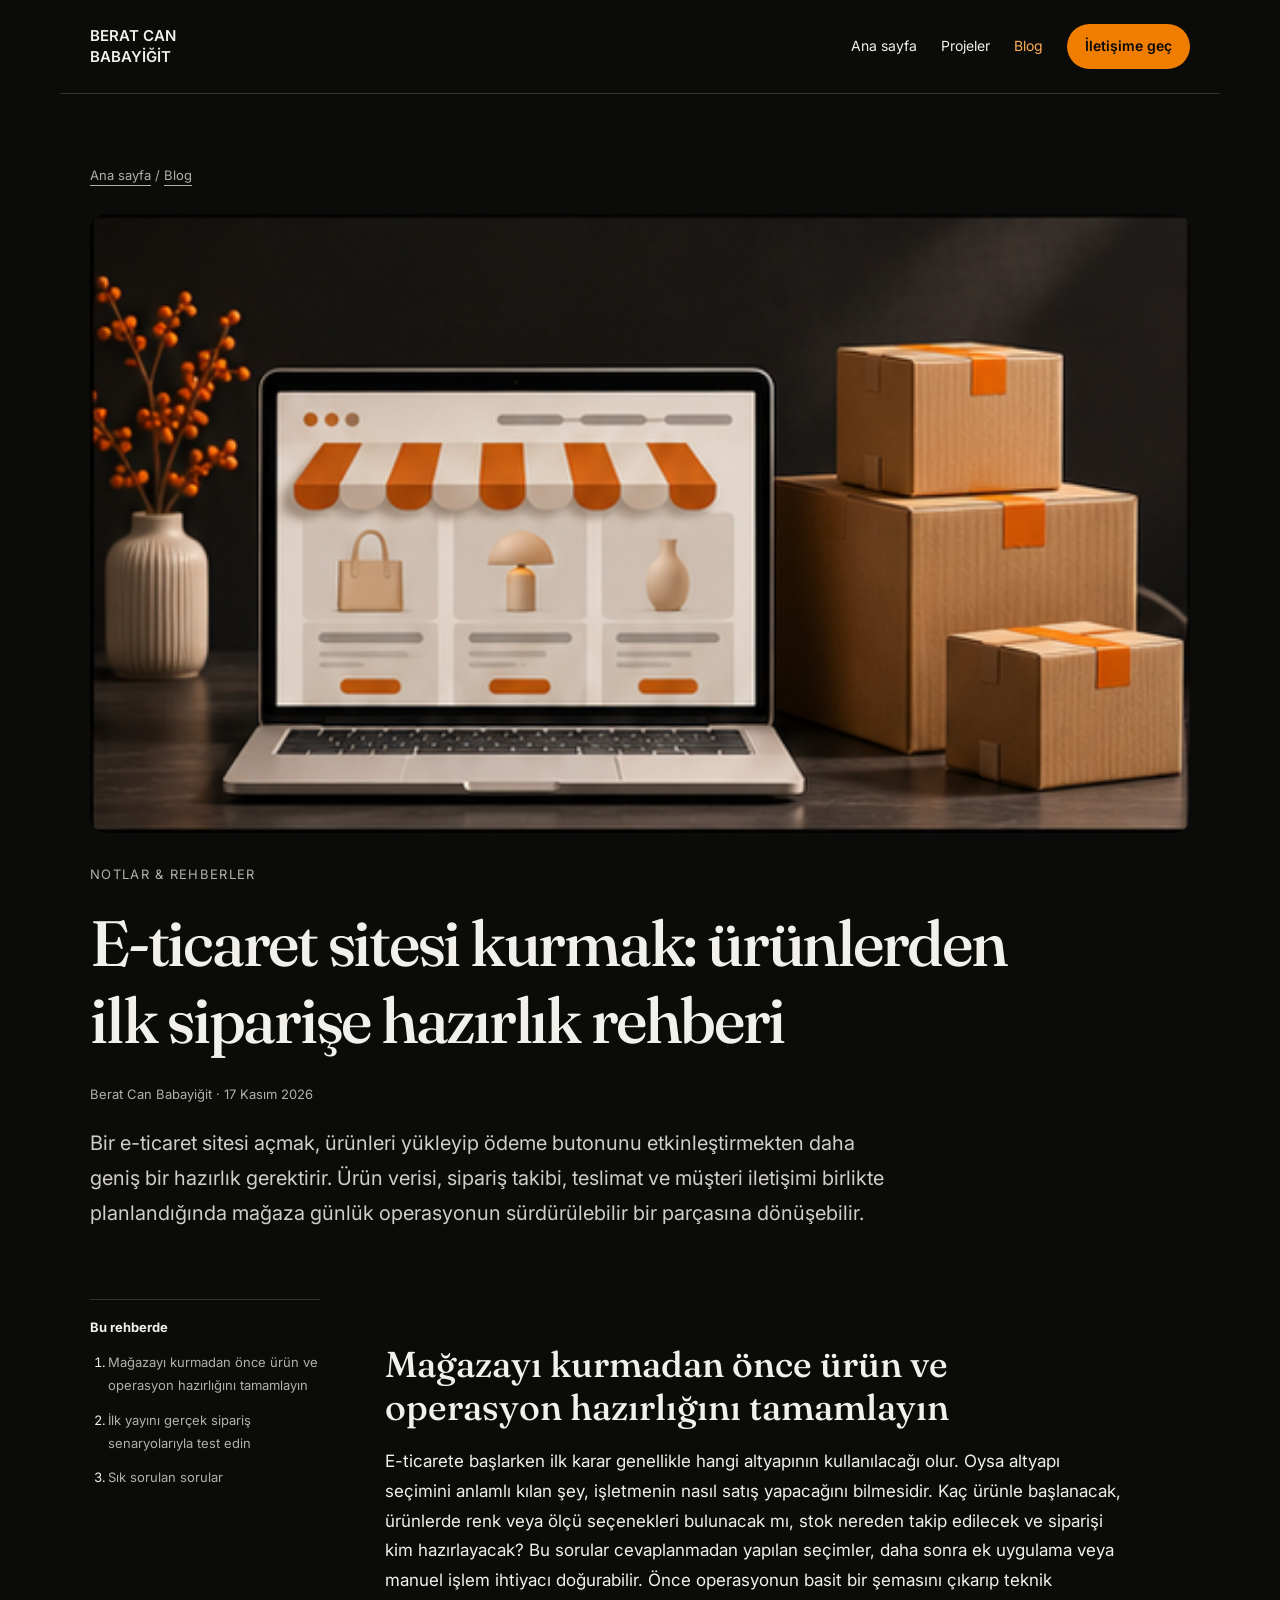
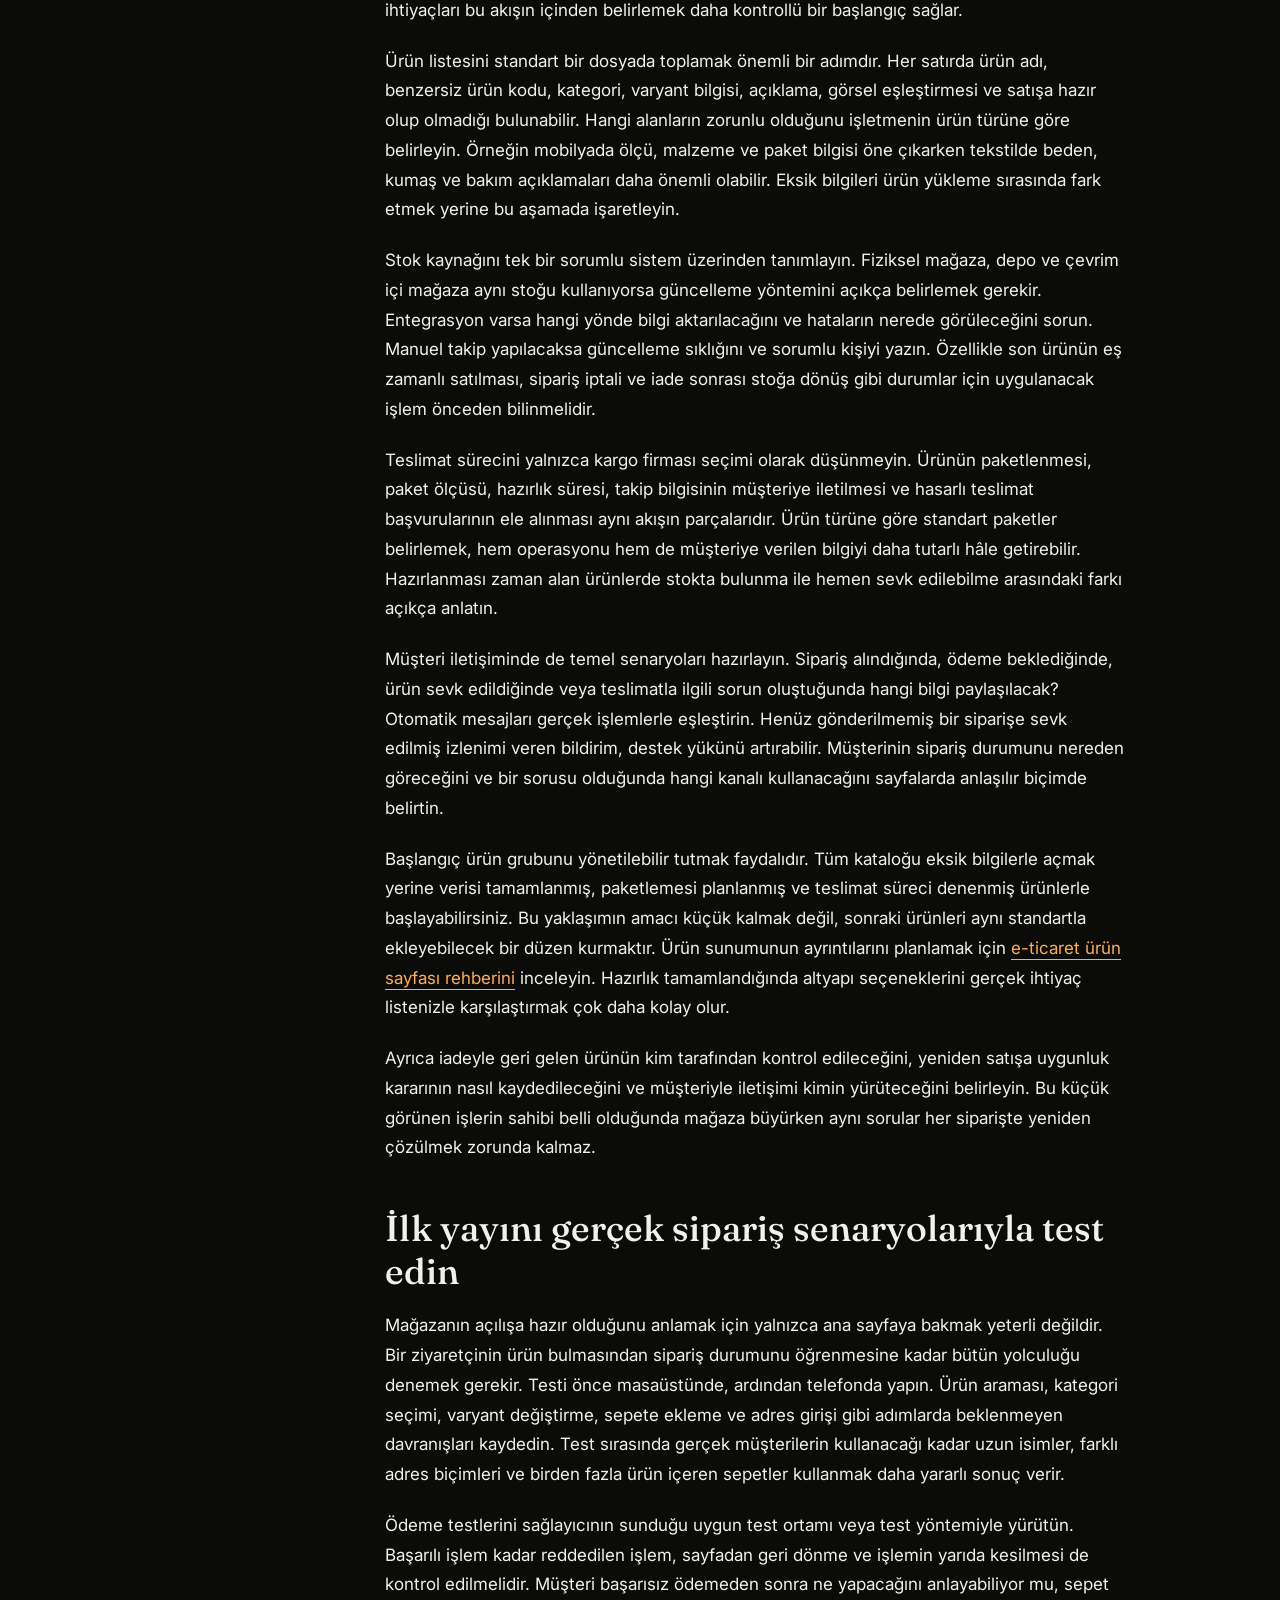
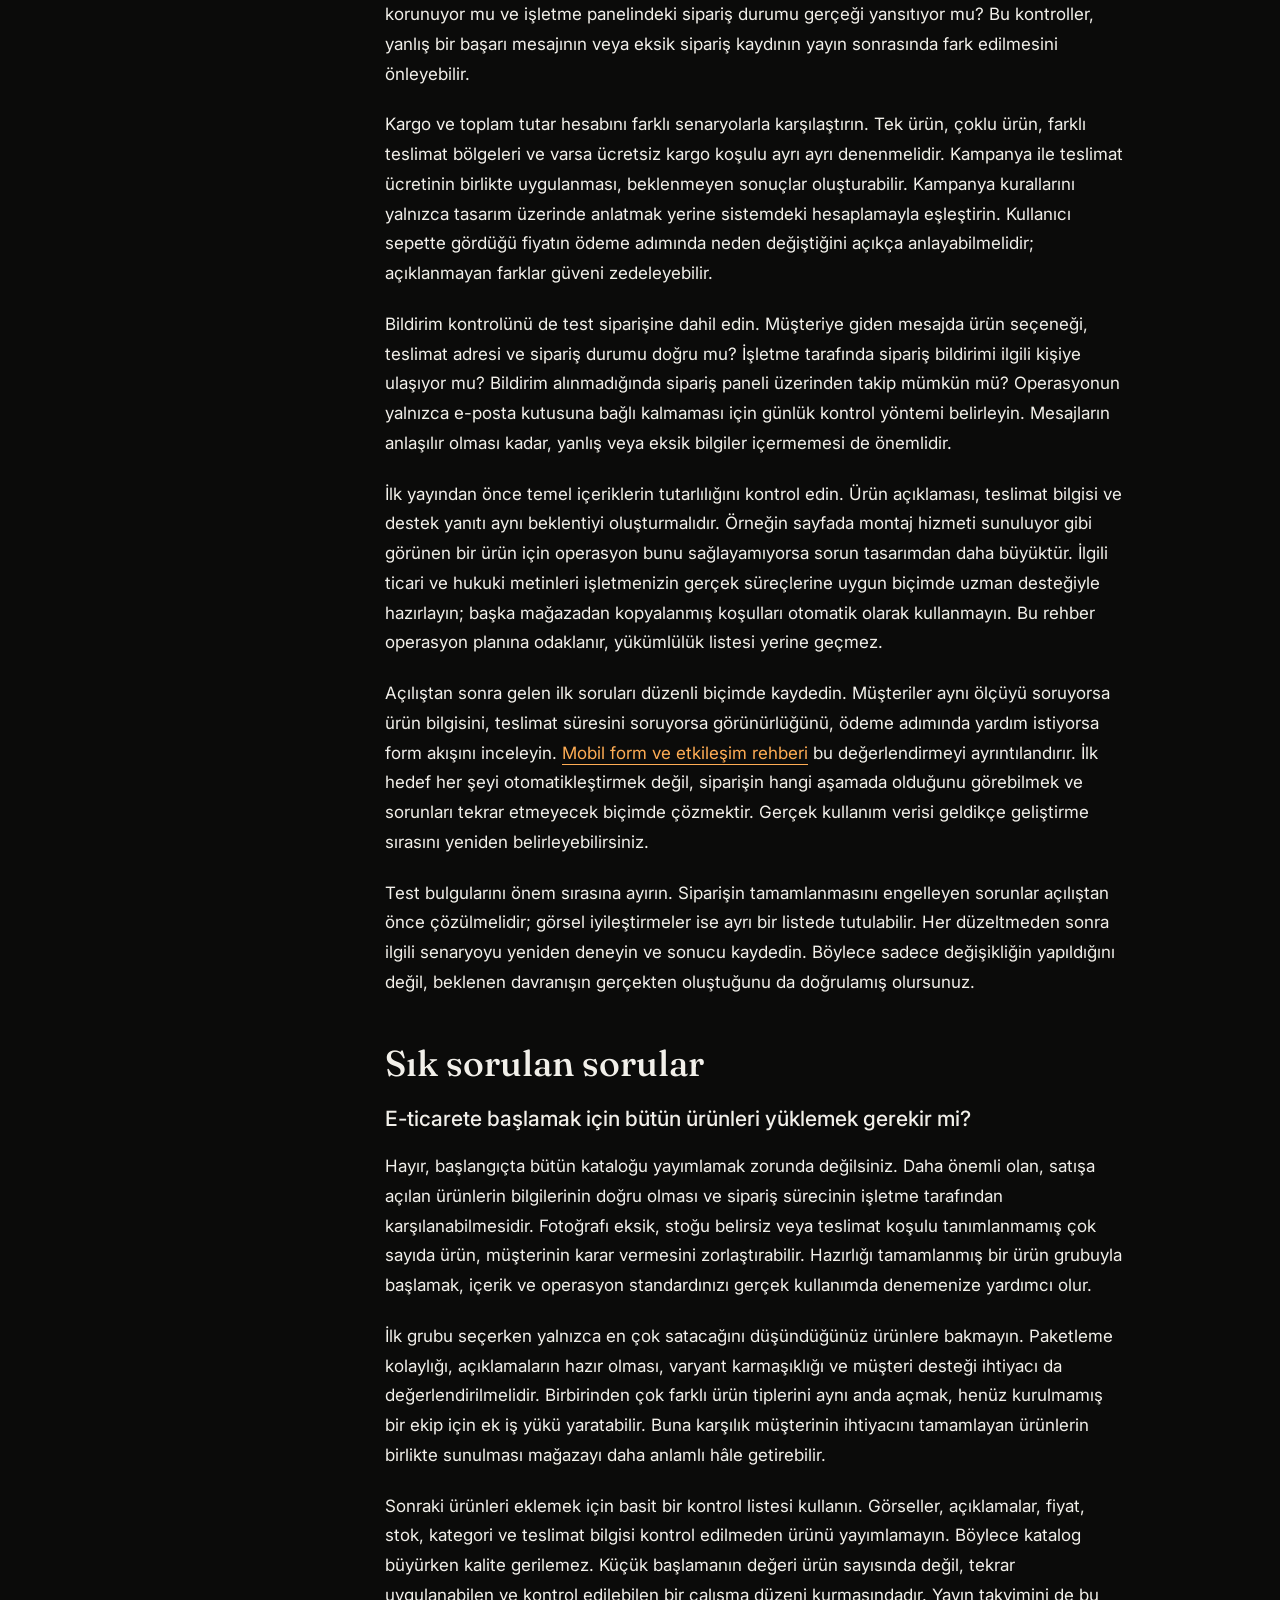
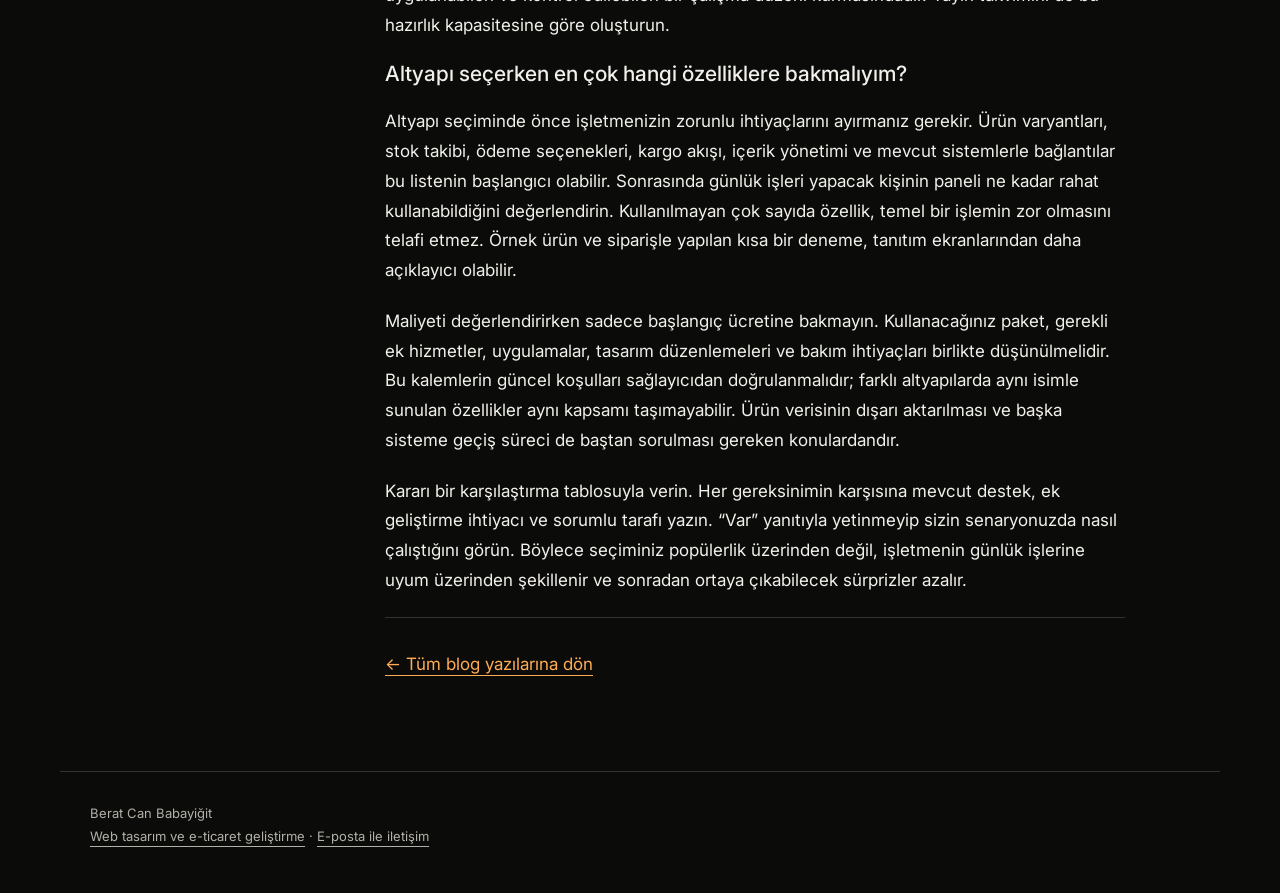
<file: e-ticaret-sitesi-kurmak.html>
<!doctype html><html lang="tr"><head><meta charset="utf-8"><meta name="viewport" content="width=device-width, initial-scale=1"><title>E-ticaret sitesi kurmak: ürünlerden ilk siparişe hazırlık rehberi | Berat Can Babayiğit</title><meta name="description" content="Bir e-ticaret sitesi açmak, ürünleri yükleyip ödeme butonunu etkinleştirmekten daha geniş bir hazırlık gerektirir. Ürün verisi, sipariş takibi, teslimat ve müşteri iletişimi birlikte planlandığında mağaza günlük operasyonun sürdürülebilir bir parçasına dönüşebilir."><link rel="canonical" href="https://beratcanbabayigit.com/e-ticaret-sitesi-kurmak"><meta property="og:title" content="E-ticaret sitesi kurmak: ürünlerden ilk siparişe hazırlık rehberi"><meta property="og:description" content="Bir e-ticaret sitesi açmak, ürünleri yükleyip ödeme butonunu etkinleştirmekten daha geniş bir hazırlık gerektirir. Ürün verisi, sipariş takibi, teslimat ve müşteri iletişimi birlikte planlandığında mağaza günlük operasyonun sürdürülebilir bir parçasına dönüşebilir."><meta property="og:url" content="https://beratcanbabayigit.com/e-ticaret-sitesi-kurmak"><meta property="og:type" content="article"><meta property="og:locale" content="tr_TR"><meta name="theme-color" content="#0b0b0a"><link rel="stylesheet" href="/blog.css"><script type="application/ld+json">[{"@context": "https://schema.org", "@type": "BlogPosting", "headline": "E-ticaret sitesi kurmak: ürünlerden ilk siparişe hazırlık rehberi", "description": "Bir e-ticaret sitesi açmak, ürünleri yükleyip ödeme butonunu etkinleştirmekten daha geniş bir hazırlık gerektirir. Ürün verisi, sipariş takibi, teslimat ve müşteri iletişimi birlikte planlandığında mağaza günlük operasyonun sürdürülebilir bir parçasına dönüşebilir.", "datePublished": "2026-11-17", "dateModified": "2026-11-17", "inLanguage": "tr", "mainEntityOfPage": "https://beratcanbabayigit.com/e-ticaret-sitesi-kurmak", "author": {"@type": "Person", "name": "Berat Can Babayiğit", "url": "https://beratcanbabayigit.com/"}, "image": "https://beratcanbabayigit.com/blog-editorial-sheet.png"}, {"@context": "https://schema.org", "@type": "BreadcrumbList", "itemListElement": [{"@type": "ListItem", "position": 1, "name": "Ana sayfa", "item": "https://beratcanbabayigit.com/"}, {"@type": "ListItem", "position": 2, "name": "Blog", "item": "https://beratcanbabayigit.com/blog"}, {"@type": "ListItem", "position": 3, "name": "E-ticaret sitesi kurmak: ürünlerden ilk siparişe hazırlık rehberi", "item": "https://beratcanbabayigit.com/e-ticaret-sitesi-kurmak"}]}]</script></head><body><a class="skip" href="#icerik">İçeriğe geç</a><header class="shell nav"><a class="brand" href="/">BERAT CAN<br>BABAYİĞİT</a><nav class="nav-links" aria-label="Ana menü"><a href="/">Ana sayfa</a><a href="/projeler">Projeler</a><a href="/blog" aria-current="true">Blog</a><a class="pill" href="/#contact">İletişime geç</a></nav></header><main id="icerik" class="shell"><div class="hero"><nav class="breadcrumb" aria-label="Sayfa yolu"><a href="/">Ana sayfa</a> / <a href="/blog">Blog</a></nav><div class="editorial-image" style="--image-x:1;--image-y:0"><img src="/blog-editorial-sheet.png" alt="Online mağaza ve sipariş paketleri" width="1059" height="1488" fetchpriority="high" decoding="async"></div><p class="eyebrow">Notlar & rehberler</p><h1>E-ticaret sitesi kurmak: ürünlerden ilk siparişe hazırlık rehberi</h1><p class="meta">Berat Can Babayiğit · <time datetime="2026-11-17">17 Kasım 2026</time></p><p class="lead">Bir e-ticaret sitesi açmak, ürünleri yükleyip ödeme butonunu etkinleştirmekten daha geniş bir hazırlık gerektirir. Ürün verisi, sipariş takibi, teslimat ve müşteri iletişimi birlikte planlandığında mağaza günlük operasyonun sürdürülebilir bir parçasına dönüşebilir.</p></div><div class="article-layout"><aside class="toc" aria-label="İçindekiler"><strong>Bu rehberde</strong><ol><li><a href="#bolum-1">Mağazayı kurmadan önce ürün ve operasyon hazırlığını tamamlayın</a></li><li><a href="#bolum-2">İlk yayını gerçek sipariş senaryolarıyla test edin</a></li><li><a href="#sorular">Sık sorulan sorular</a></li></ol></aside><article><h2 id="bolum-1">Mağazayı kurmadan önce ürün ve operasyon hazırlığını tamamlayın</h2><p>E-ticarete başlarken ilk karar genellikle hangi altyapının kullanılacağı olur. Oysa altyapı seçimini anlamlı kılan şey, işletmenin nasıl satış yapacağını bilmesidir. Kaç ürünle başlanacak, ürünlerde renk veya ölçü seçenekleri bulunacak mı, stok nereden takip edilecek ve siparişi kim hazırlayacak? Bu sorular cevaplanmadan yapılan seçimler, daha sonra ek uygulama veya manuel işlem ihtiyacı doğurabilir. Önce operasyonun basit bir şemasını çıkarıp teknik ihtiyaçları bu akışın içinden belirlemek daha kontrollü bir başlangıç sağlar.</p><p>Ürün listesini standart bir dosyada toplamak önemli bir adımdır. Her satırda ürün adı, benzersiz ürün kodu, kategori, varyant bilgisi, açıklama, görsel eşleştirmesi ve satışa hazır olup olmadığı bulunabilir. Hangi alanların zorunlu olduğunu işletmenin ürün türüne göre belirleyin. Örneğin mobilyada ölçü, malzeme ve paket bilgisi öne çıkarken tekstilde beden, kumaş ve bakım açıklamaları daha önemli olabilir. Eksik bilgileri ürün yükleme sırasında fark etmek yerine bu aşamada işaretleyin.</p><p>Stok kaynağını tek bir sorumlu sistem üzerinden tanımlayın. Fiziksel mağaza, depo ve çevrim içi mağaza aynı stoğu kullanıyorsa güncelleme yöntemini açıkça belirlemek gerekir. Entegrasyon varsa hangi yönde bilgi aktarılacağını ve hataların nerede görüleceğini sorun. Manuel takip yapılacaksa güncelleme sıklığını ve sorumlu kişiyi yazın. Özellikle son ürünün eş zamanlı satılması, sipariş iptali ve iade sonrası stoğa dönüş gibi durumlar için uygulanacak işlem önceden bilinmelidir.</p><p>Teslimat sürecini yalnızca kargo firması seçimi olarak düşünmeyin. Ürünün paketlenmesi, paket ölçüsü, hazırlık süresi, takip bilgisinin müşteriye iletilmesi ve hasarlı teslimat başvurularının ele alınması aynı akışın parçalarıdır. Ürün türüne göre standart paketler belirlemek, hem operasyonu hem de müşteriye verilen bilgiyi daha tutarlı hâle getirebilir. Hazırlanması zaman alan ürünlerde stokta bulunma ile hemen sevk edilebilme arasındaki farkı açıkça anlatın.</p><p>Müşteri iletişiminde de temel senaryoları hazırlayın. Sipariş alındığında, ödeme beklediğinde, ürün sevk edildiğinde veya teslimatla ilgili sorun oluştuğunda hangi bilgi paylaşılacak? Otomatik mesajları gerçek işlemlerle eşleştirin. Henüz gönderilmemiş bir siparişe sevk edilmiş izlenimi veren bildirim, destek yükünü artırabilir. Müşterinin sipariş durumunu nereden göreceğini ve bir sorusu olduğunda hangi kanalı kullanacağını sayfalarda anlaşılır biçimde belirtin.</p><p>Başlangıç ürün grubunu yönetilebilir tutmak faydalıdır. Tüm kataloğu eksik bilgilerle açmak yerine verisi tamamlanmış, paketlemesi planlanmış ve teslimat süreci denenmiş ürünlerle başlayabilirsiniz. Bu yaklaşımın amacı küçük kalmak değil, sonraki ürünleri aynı standartla ekleyebilecek bir düzen kurmaktır. Ürün sunumunun ayrıntılarını planlamak için <a href="/e-ticaret-urun-sayfasi">e-ticaret ürün sayfası rehberini</a> inceleyin. Hazırlık tamamlandığında altyapı seçeneklerini gerçek ihtiyaç listenizle karşılaştırmak çok daha kolay olur.</p><p>Ayrıca iadeyle geri gelen ürünün kim tarafından kontrol edileceğini, yeniden satışa uygunluk kararının nasıl kaydedileceğini ve müşteriyle iletişimi kimin yürüteceğini belirleyin. Bu küçük görünen işlerin sahibi belli olduğunda mağaza büyürken aynı sorular her siparişte yeniden çözülmek zorunda kalmaz.</p><h2 id="bolum-2">İlk yayını gerçek sipariş senaryolarıyla test edin</h2><p>Mağazanın açılışa hazır olduğunu anlamak için yalnızca ana sayfaya bakmak yeterli değildir. Bir ziyaretçinin ürün bulmasından sipariş durumunu öğrenmesine kadar bütün yolculuğu denemek gerekir. Testi önce masaüstünde, ardından telefonda yapın. Ürün araması, kategori seçimi, varyant değiştirme, sepete ekleme ve adres girişi gibi adımlarda beklenmeyen davranışları kaydedin. Test sırasında gerçek müşterilerin kullanacağı kadar uzun isimler, farklı adres biçimleri ve birden fazla ürün içeren sepetler kullanmak daha yararlı sonuç verir.</p><p>Ödeme testlerini sağlayıcının sunduğu uygun test ortamı veya test yöntemiyle yürütün. Başarılı işlem kadar reddedilen işlem, sayfadan geri dönme ve işlemin yarıda kesilmesi de kontrol edilmelidir. Müşteri başarısız ödemeden sonra ne yapacağını anlayabiliyor mu, sepet korunuyor mu ve işletme panelindeki sipariş durumu gerçeği yansıtıyor mu? Bu kontroller, yanlış bir başarı mesajının veya eksik sipariş kaydının yayın sonrasında fark edilmesini önleyebilir.</p><p>Kargo ve toplam tutar hesabını farklı senaryolarla karşılaştırın. Tek ürün, çoklu ürün, farklı teslimat bölgeleri ve varsa ücretsiz kargo koşulu ayrı ayrı denenmelidir. Kampanya ile teslimat ücretinin birlikte uygulanması, beklenmeyen sonuçlar oluşturabilir. Kampanya kurallarını yalnızca tasarım üzerinde anlatmak yerine sistemdeki hesaplamayla eşleştirin. Kullanıcı sepette gördüğü fiyatın ödeme adımında neden değiştiğini açıkça anlayabilmelidir; açıklanmayan farklar güveni zedeleyebilir.</p><p>Bildirim kontrolünü de test siparişine dahil edin. Müşteriye giden mesajda ürün seçeneği, teslimat adresi ve sipariş durumu doğru mu? İşletme tarafında sipariş bildirimi ilgili kişiye ulaşıyor mu? Bildirim alınmadığında sipariş paneli üzerinden takip mümkün mü? Operasyonun yalnızca e-posta kutusuna bağlı kalmaması için günlük kontrol yöntemi belirleyin. Mesajların anlaşılır olması kadar, yanlış veya eksik bilgiler içermemesi de önemlidir.</p><p>İlk yayından önce temel içeriklerin tutarlılığını kontrol edin. Ürün açıklaması, teslimat bilgisi ve destek yanıtı aynı beklentiyi oluşturmalıdır. Örneğin sayfada montaj hizmeti sunuluyor gibi görünen bir ürün için operasyon bunu sağlayamıyorsa sorun tasarımdan daha büyüktür. İlgili ticari ve hukuki metinleri işletmenizin gerçek süreçlerine uygun biçimde uzman desteğiyle hazırlayın; başka mağazadan kopyalanmış koşulları otomatik olarak kullanmayın. Bu rehber operasyon planına odaklanır, yükümlülük listesi yerine geçmez.</p><p>Açılıştan sonra gelen ilk soruları düzenli biçimde kaydedin. Müşteriler aynı ölçüyü soruyorsa ürün bilgisini, teslimat süresini soruyorsa görünürlüğünü, ödeme adımında yardım istiyorsa form akışını inceleyin. <a href="/mobil-uyumlu-web-tasarim#bolum-2">Mobil form ve etkileşim rehberi</a> bu değerlendirmeyi ayrıntılandırır. İlk hedef her şeyi otomatikleştirmek değil, siparişin hangi aşamada olduğunu görebilmek ve sorunları tekrar etmeyecek biçimde çözmektir. Gerçek kullanım verisi geldikçe geliştirme sırasını yeniden belirleyebilirsiniz.</p><p>Test bulgularını önem sırasına ayırın. Siparişin tamamlanmasını engelleyen sorunlar açılıştan önce çözülmelidir; görsel iyileştirmeler ise ayrı bir listede tutulabilir. Her düzeltmeden sonra ilgili senaryoyu yeniden deneyin ve sonucu kaydedin. Böylece sadece değişikliğin yapıldığını değil, beklenen davranışın gerçekten oluştuğunu da doğrulamış olursunuz.</p><h2 id="sorular">Sık sorulan sorular</h2><h3>E-ticarete başlamak için bütün ürünleri yüklemek gerekir mi?</h3><p>Hayır, başlangıçta bütün kataloğu yayımlamak zorunda değilsiniz. Daha önemli olan, satışa açılan ürünlerin bilgilerinin doğru olması ve sipariş sürecinin işletme tarafından karşılanabilmesidir. Fotoğrafı eksik, stoğu belirsiz veya teslimat koşulu tanımlanmamış çok sayıda ürün, müşterinin karar vermesini zorlaştırabilir. Hazırlığı tamamlanmış bir ürün grubuyla başlamak, içerik ve operasyon standardınızı gerçek kullanımda denemenize yardımcı olur.</p><p>İlk grubu seçerken yalnızca en çok satacağını düşündüğünüz ürünlere bakmayın. Paketleme kolaylığı, açıklamaların hazır olması, varyant karmaşıklığı ve müşteri desteği ihtiyacı da değerlendirilmelidir. Birbirinden çok farklı ürün tiplerini aynı anda açmak, henüz kurulmamış bir ekip için ek iş yükü yaratabilir. Buna karşılık müşterinin ihtiyacını tamamlayan ürünlerin birlikte sunulması mağazayı daha anlamlı hâle getirebilir.</p><p>Sonraki ürünleri eklemek için basit bir kontrol listesi kullanın. Görseller, açıklamalar, fiyat, stok, kategori ve teslimat bilgisi kontrol edilmeden ürünü yayımlamayın. Böylece katalog büyürken kalite gerilemez. Küçük başlamanın değeri ürün sayısında değil, tekrar uygulanabilen ve kontrol edilebilen bir çalışma düzeni kurmasındadır. Yayın takvimini de bu hazırlık kapasitesine göre oluşturun.</p><h3>Altyapı seçerken en çok hangi özelliklere bakmalıyım?</h3><p>Altyapı seçiminde önce işletmenizin zorunlu ihtiyaçlarını ayırmanız gerekir. Ürün varyantları, stok takibi, ödeme seçenekleri, kargo akışı, içerik yönetimi ve mevcut sistemlerle bağlantılar bu listenin başlangıcı olabilir. Sonrasında günlük işleri yapacak kişinin paneli ne kadar rahat kullanabildiğini değerlendirin. Kullanılmayan çok sayıda özellik, temel bir işlemin zor olmasını telafi etmez. Örnek ürün ve siparişle yapılan kısa bir deneme, tanıtım ekranlarından daha açıklayıcı olabilir.</p><p>Maliyeti değerlendirirken sadece başlangıç ücretine bakmayın. Kullanacağınız paket, gerekli ek hizmetler, uygulamalar, tasarım düzenlemeleri ve bakım ihtiyaçları birlikte düşünülmelidir. Bu kalemlerin güncel koşulları sağlayıcıdan doğrulanmalıdır; farklı altyapılarda aynı isimle sunulan özellikler aynı kapsamı taşımayabilir. Ürün verisinin dışarı aktarılması ve başka sisteme geçiş süreci de baştan sorulması gereken konulardandır.</p><p>Kararı bir karşılaştırma tablosuyla verin. Her gereksinimin karşısına mevcut destek, ek geliştirme ihtiyacı ve sorumlu tarafı yazın. “Var” yanıtıyla yetinmeyip sizin senaryonuzda nasıl çalıştığını görün. Böylece seçiminiz popülerlik üzerinden değil, işletmenin günlük işlerine uyum üzerinden şekillenir ve sonradan ortaya çıkabilecek sürprizler azalır.</p><div class="related"><a href="/blog">← Tüm blog yazılarına dön</a></div></article></div></main><footer class="shell footer">Berat Can Babayiğit<br><a href="/">Web tasarım ve e-ticaret geliştirme</a> · <a href="mailto:beratcanbabayigitt@gmail.com">E-posta ile iletişim</a></footer></body></html>
</file>
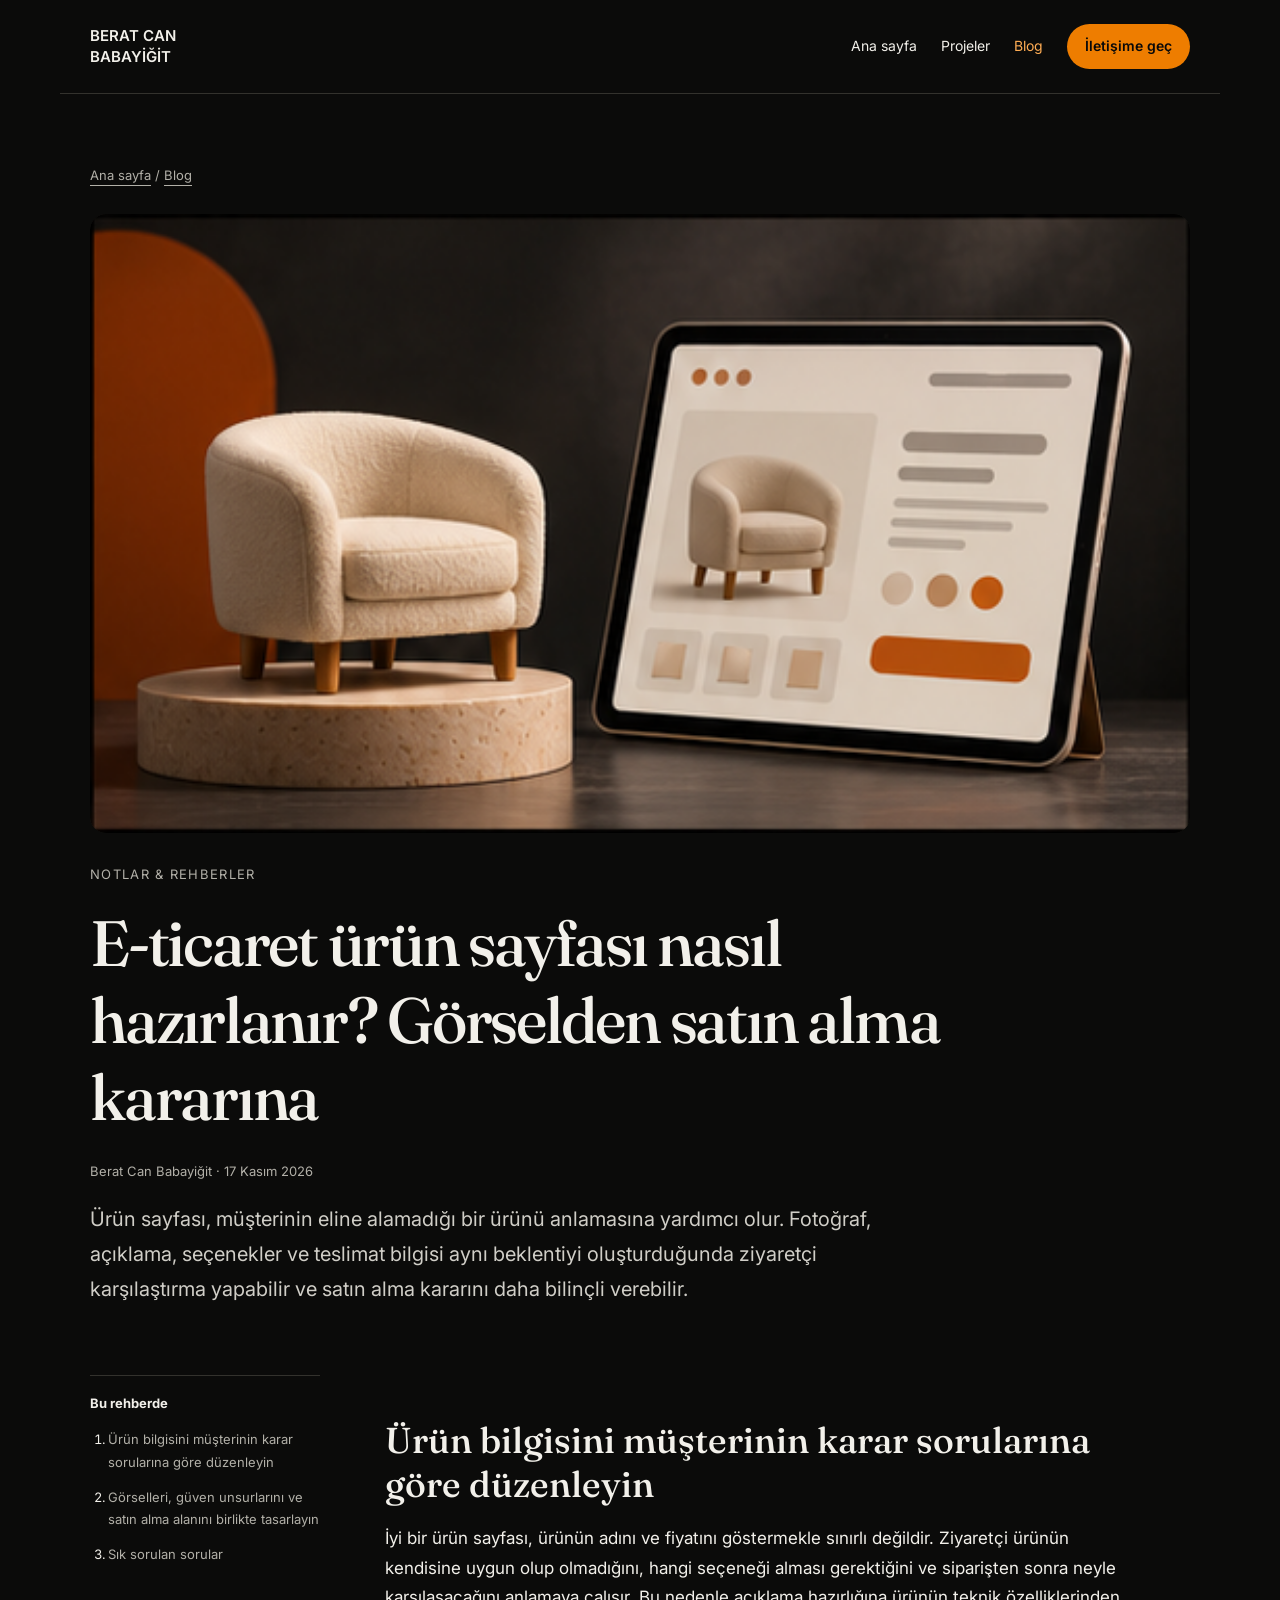
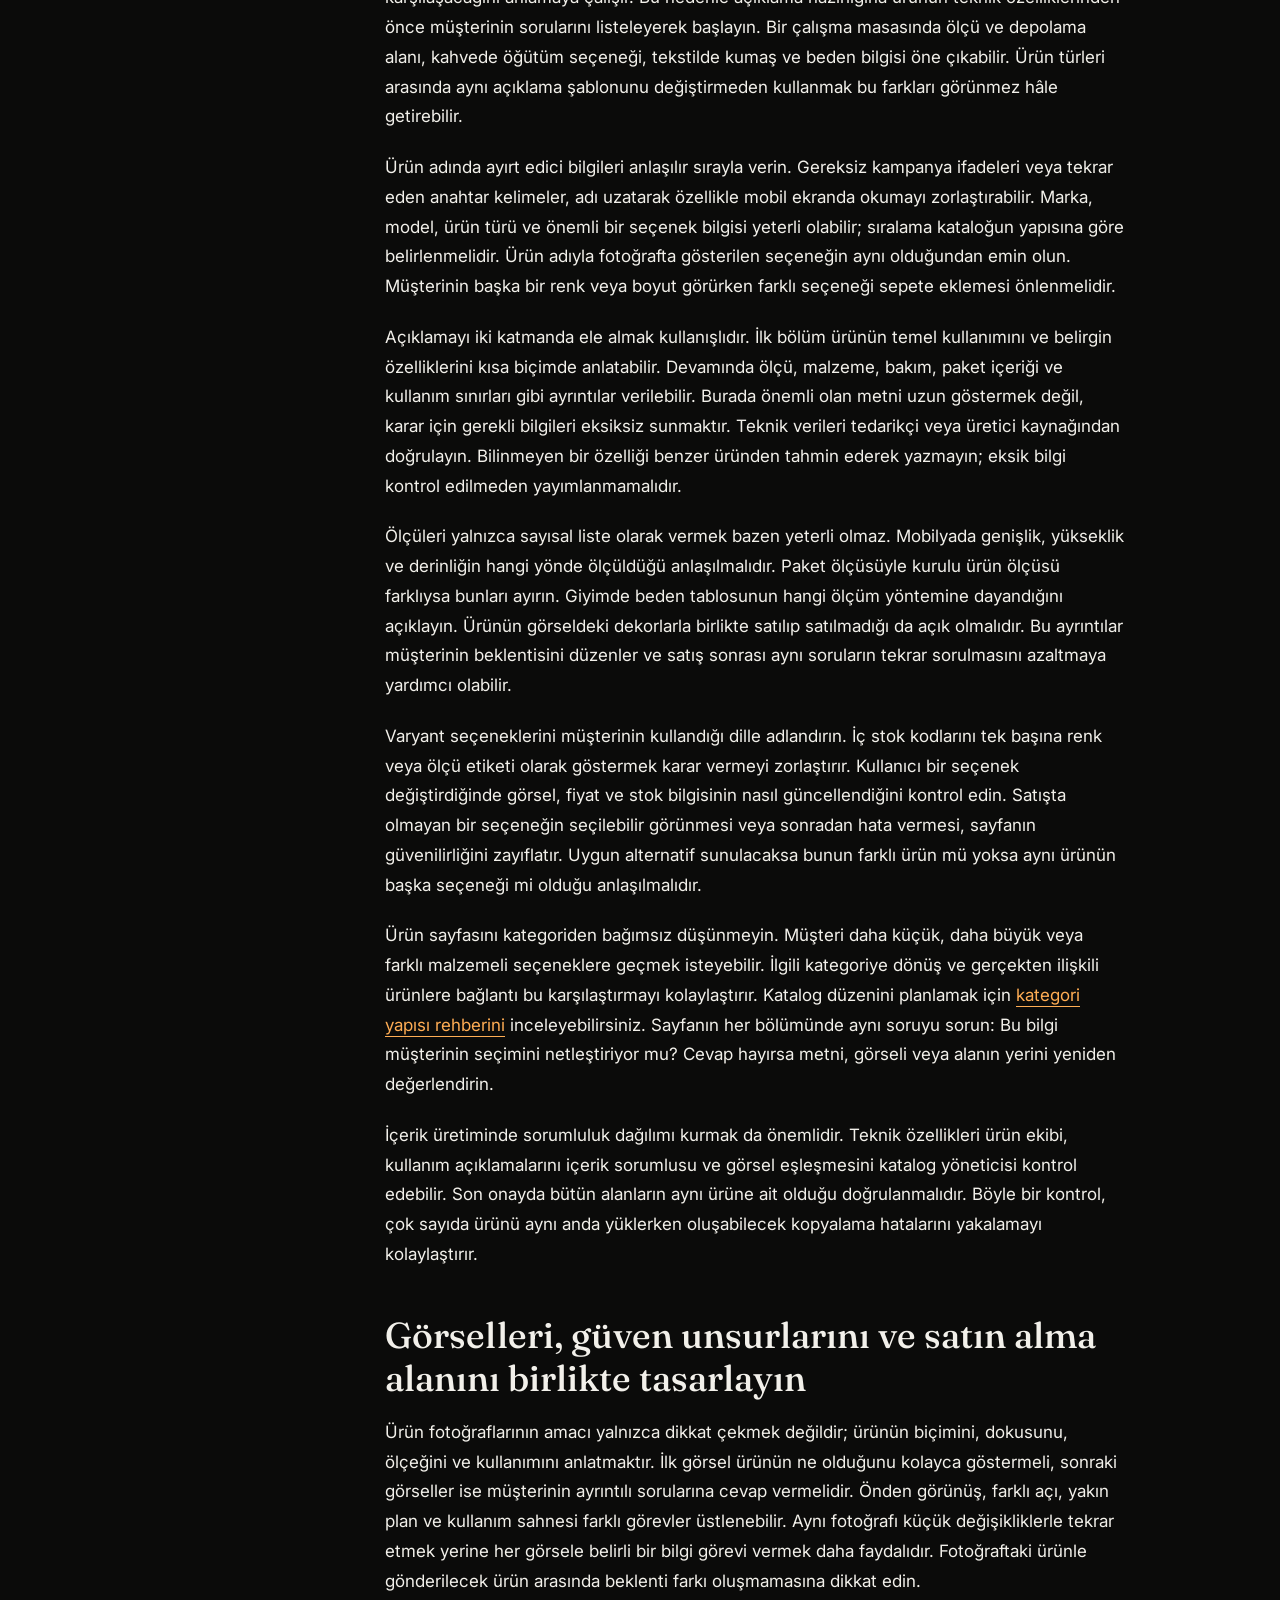
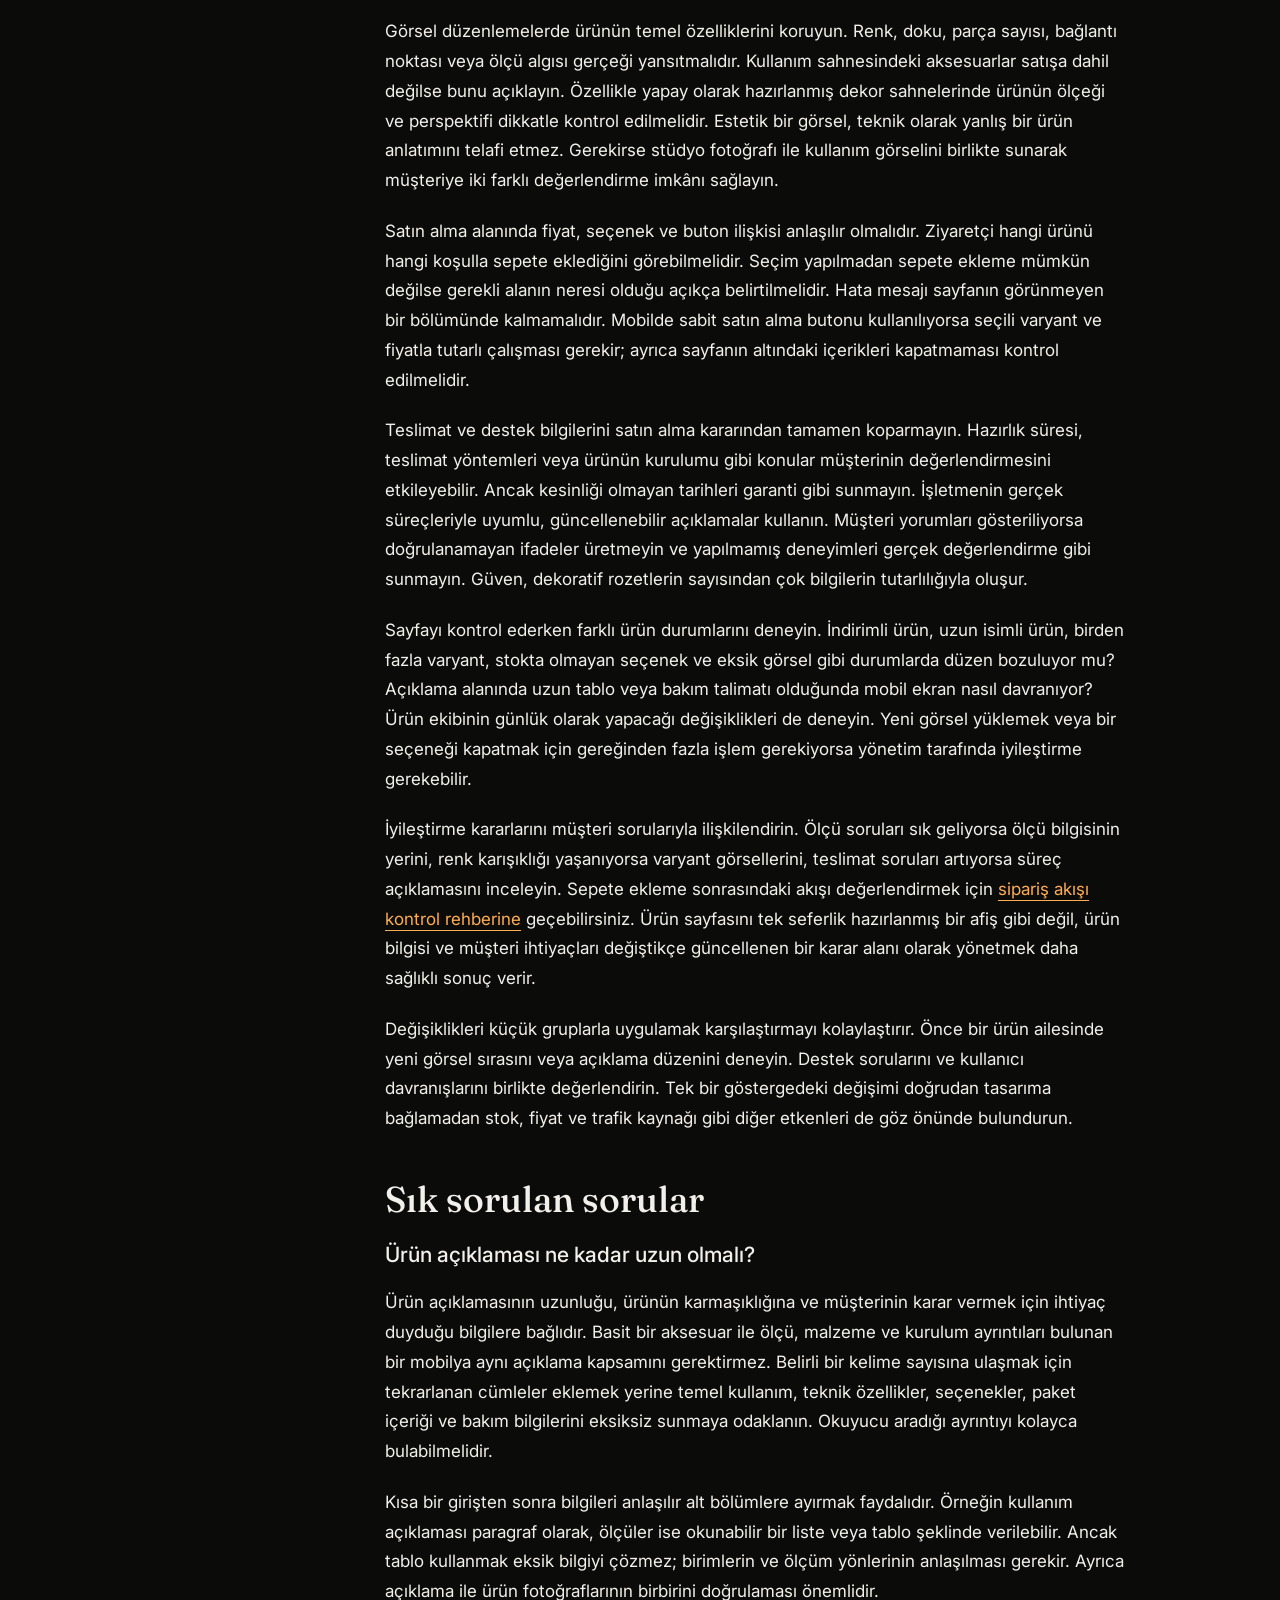
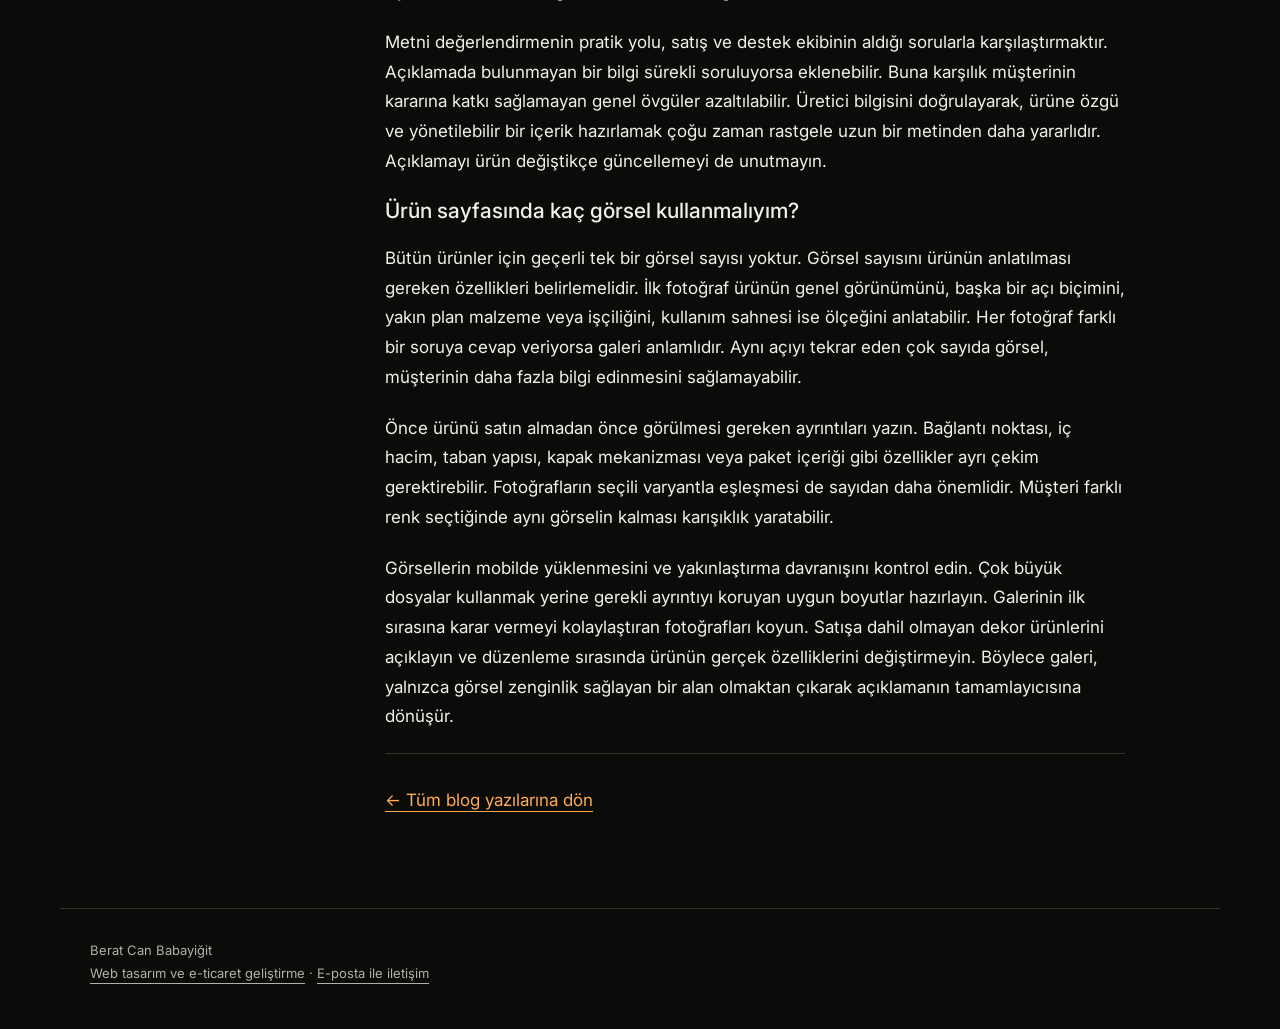
<file: e-ticaret-urun-sayfasi.html>
<!doctype html><html lang="tr"><head><meta charset="utf-8"><meta name="viewport" content="width=device-width, initial-scale=1"><title>E-ticaret ürün sayfası nasıl hazırlanır? Görselden satın alma kararına | Berat Can Babayiğit</title><meta name="description" content="Ürün sayfası, müşterinin eline alamadığı bir ürünü anlamasına yardımcı olur. Fotoğraf, açıklama, seçenekler ve teslimat bilgisi aynı beklentiyi oluşturduğunda ziyaretçi karşılaştırma yapabilir ve satın alma kararını daha bilinçli verebilir."><link rel="canonical" href="https://beratcanbabayigit.com/e-ticaret-urun-sayfasi"><meta property="og:title" content="E-ticaret ürün sayfası nasıl hazırlanır? Görselden satın alma kararına"><meta property="og:description" content="Ürün sayfası, müşterinin eline alamadığı bir ürünü anlamasına yardımcı olur. Fotoğraf, açıklama, seçenekler ve teslimat bilgisi aynı beklentiyi oluşturduğunda ziyaretçi karşılaştırma yapabilir ve satın alma kararını daha bilinçli verebilir."><meta property="og:url" content="https://beratcanbabayigit.com/e-ticaret-urun-sayfasi"><meta property="og:type" content="article"><meta property="og:locale" content="tr_TR"><meta name="theme-color" content="#0b0b0a"><link rel="stylesheet" href="/blog.css"><script type="application/ld+json">[{"@context": "https://schema.org", "@type": "BlogPosting", "headline": "E-ticaret ürün sayfası nasıl hazırlanır? Görselden satın alma kararına", "description": "Ürün sayfası, müşterinin eline alamadığı bir ürünü anlamasına yardımcı olur. Fotoğraf, açıklama, seçenekler ve teslimat bilgisi aynı beklentiyi oluşturduğunda ziyaretçi karşılaştırma yapabilir ve satın alma kararını daha bilinçli verebilir.", "datePublished": "2026-11-17", "dateModified": "2026-11-17", "inLanguage": "tr", "mainEntityOfPage": "https://beratcanbabayigit.com/e-ticaret-urun-sayfasi", "author": {"@type": "Person", "name": "Berat Can Babayiğit", "url": "https://beratcanbabayigit.com/"}, "image": "https://beratcanbabayigit.com/blog-editorial-sheet.png"}, {"@context": "https://schema.org", "@type": "BreadcrumbList", "itemListElement": [{"@type": "ListItem", "position": 1, "name": "Ana sayfa", "item": "https://beratcanbabayigit.com/"}, {"@type": "ListItem", "position": 2, "name": "Blog", "item": "https://beratcanbabayigit.com/blog"}, {"@type": "ListItem", "position": 3, "name": "E-ticaret ürün sayfası nasıl hazırlanır? Görselden satın alma kararına", "item": "https://beratcanbabayigit.com/e-ticaret-urun-sayfasi"}]}]</script></head><body><a class="skip" href="#icerik">İçeriğe geç</a><header class="shell nav"><a class="brand" href="/">BERAT CAN<br>BABAYİĞİT</a><nav class="nav-links" aria-label="Ana menü"><a href="/">Ana sayfa</a><a href="/projeler">Projeler</a><a href="/blog" aria-current="true">Blog</a><a class="pill" href="/#contact">İletişime geç</a></nav></header><main id="icerik" class="shell"><div class="hero"><nav class="breadcrumb" aria-label="Sayfa yolu"><a href="/">Ana sayfa</a> / <a href="/blog">Blog</a></nav><div class="editorial-image" style="--image-x:1;--image-y:1"><img src="/blog-editorial-sheet.png" alt="Mobilya ürününün detay sayfası" width="1059" height="1488" fetchpriority="high" decoding="async"></div><p class="eyebrow">Notlar & rehberler</p><h1>E-ticaret ürün sayfası nasıl hazırlanır? Görselden satın alma kararına</h1><p class="meta">Berat Can Babayiğit · <time datetime="2026-11-17">17 Kasım 2026</time></p><p class="lead">Ürün sayfası, müşterinin eline alamadığı bir ürünü anlamasına yardımcı olur. Fotoğraf, açıklama, seçenekler ve teslimat bilgisi aynı beklentiyi oluşturduğunda ziyaretçi karşılaştırma yapabilir ve satın alma kararını daha bilinçli verebilir.</p></div><div class="article-layout"><aside class="toc" aria-label="İçindekiler"><strong>Bu rehberde</strong><ol><li><a href="#bolum-1">Ürün bilgisini müşterinin karar sorularına göre düzenleyin</a></li><li><a href="#bolum-2">Görselleri, güven unsurlarını ve satın alma alanını birlikte tasarlayın</a></li><li><a href="#sorular">Sık sorulan sorular</a></li></ol></aside><article><h2 id="bolum-1">Ürün bilgisini müşterinin karar sorularına göre düzenleyin</h2><p>İyi bir ürün sayfası, ürünün adını ve fiyatını göstermekle sınırlı değildir. Ziyaretçi ürünün kendisine uygun olup olmadığını, hangi seçeneği alması gerektiğini ve siparişten sonra neyle karşılaşacağını anlamaya çalışır. Bu nedenle açıklama hazırlığına ürünün teknik özelliklerinden önce müşterinin sorularını listeleyerek başlayın. Bir çalışma masasında ölçü ve depolama alanı, kahvede öğütüm seçeneği, tekstilde kumaş ve beden bilgisi öne çıkabilir. Ürün türleri arasında aynı açıklama şablonunu değiştirmeden kullanmak bu farkları görünmez hâle getirebilir.</p><p>Ürün adında ayırt edici bilgileri anlaşılır sırayla verin. Gereksiz kampanya ifadeleri veya tekrar eden anahtar kelimeler, adı uzatarak özellikle mobil ekranda okumayı zorlaştırabilir. Marka, model, ürün türü ve önemli bir seçenek bilgisi yeterli olabilir; sıralama kataloğun yapısına göre belirlenmelidir. Ürün adıyla fotoğrafta gösterilen seçeneğin aynı olduğundan emin olun. Müşterinin başka bir renk veya boyut görürken farklı seçeneği sepete eklemesi önlenmelidir.</p><p>Açıklamayı iki katmanda ele almak kullanışlıdır. İlk bölüm ürünün temel kullanımını ve belirgin özelliklerini kısa biçimde anlatabilir. Devamında ölçü, malzeme, bakım, paket içeriği ve kullanım sınırları gibi ayrıntılar verilebilir. Burada önemli olan metni uzun göstermek değil, karar için gerekli bilgileri eksiksiz sunmaktır. Teknik verileri tedarikçi veya üretici kaynağından doğrulayın. Bilinmeyen bir özelliği benzer üründen tahmin ederek yazmayın; eksik bilgi kontrol edilmeden yayımlanmamalıdır.</p><p>Ölçüleri yalnızca sayısal liste olarak vermek bazen yeterli olmaz. Mobilyada genişlik, yükseklik ve derinliğin hangi yönde ölçüldüğü anlaşılmalıdır. Paket ölçüsüyle kurulu ürün ölçüsü farklıysa bunları ayırın. Giyimde beden tablosunun hangi ölçüm yöntemine dayandığını açıklayın. Ürünün görseldeki dekorlarla birlikte satılıp satılmadığı da açık olmalıdır. Bu ayrıntılar müşterinin beklentisini düzenler ve satış sonrası aynı soruların tekrar sorulmasını azaltmaya yardımcı olabilir.</p><p>Varyant seçeneklerini müşterinin kullandığı dille adlandırın. İç stok kodlarını tek başına renk veya ölçü etiketi olarak göstermek karar vermeyi zorlaştırır. Kullanıcı bir seçenek değiştirdiğinde görsel, fiyat ve stok bilgisinin nasıl güncellendiğini kontrol edin. Satışta olmayan bir seçeneğin seçilebilir görünmesi veya sonradan hata vermesi, sayfanın güvenilirliğini zayıflatır. Uygun alternatif sunulacaksa bunun farklı ürün mü yoksa aynı ürünün başka seçeneği mi olduğu anlaşılmalıdır.</p><p>Ürün sayfasını kategoriden bağımsız düşünmeyin. Müşteri daha küçük, daha büyük veya farklı malzemeli seçeneklere geçmek isteyebilir. İlgili kategoriye dönüş ve gerçekten ilişkili ürünlere bağlantı bu karşılaştırmayı kolaylaştırır. Katalog düzenini planlamak için <a href="/e-ticaret-kategori-yapisi">kategori yapısı rehberini</a> inceleyebilirsiniz. Sayfanın her bölümünde aynı soruyu sorun: Bu bilgi müşterinin seçimini netleştiriyor mu? Cevap hayırsa metni, görseli veya alanın yerini yeniden değerlendirin.</p><p>İçerik üretiminde sorumluluk dağılımı kurmak da önemlidir. Teknik özellikleri ürün ekibi, kullanım açıklamalarını içerik sorumlusu ve görsel eşleşmesini katalog yöneticisi kontrol edebilir. Son onayda bütün alanların aynı ürüne ait olduğu doğrulanmalıdır. Böyle bir kontrol, çok sayıda ürünü aynı anda yüklerken oluşabilecek kopyalama hatalarını yakalamayı kolaylaştırır.</p><h2 id="bolum-2">Görselleri, güven unsurlarını ve satın alma alanını birlikte tasarlayın</h2><p>Ürün fotoğraflarının amacı yalnızca dikkat çekmek değildir; ürünün biçimini, dokusunu, ölçeğini ve kullanımını anlatmaktır. İlk görsel ürünün ne olduğunu kolayca göstermeli, sonraki görseller ise müşterinin ayrıntılı sorularına cevap vermelidir. Önden görünüş, farklı açı, yakın plan ve kullanım sahnesi farklı görevler üstlenebilir. Aynı fotoğrafı küçük değişikliklerle tekrar etmek yerine her görsele belirli bir bilgi görevi vermek daha faydalıdır. Fotoğraftaki ürünle gönderilecek ürün arasında beklenti farkı oluşmamasına dikkat edin.</p><p>Görsel düzenlemelerde ürünün temel özelliklerini koruyun. Renk, doku, parça sayısı, bağlantı noktası veya ölçü algısı gerçeği yansıtmalıdır. Kullanım sahnesindeki aksesuarlar satışa dahil değilse bunu açıklayın. Özellikle yapay olarak hazırlanmış dekor sahnelerinde ürünün ölçeği ve perspektifi dikkatle kontrol edilmelidir. Estetik bir görsel, teknik olarak yanlış bir ürün anlatımını telafi etmez. Gerekirse stüdyo fotoğrafı ile kullanım görselini birlikte sunarak müşteriye iki farklı değerlendirme imkânı sağlayın.</p><p>Satın alma alanında fiyat, seçenek ve buton ilişkisi anlaşılır olmalıdır. Ziyaretçi hangi ürünü hangi koşulla sepete eklediğini görebilmelidir. Seçim yapılmadan sepete ekleme mümkün değilse gerekli alanın neresi olduğu açıkça belirtilmelidir. Hata mesajı sayfanın görünmeyen bir bölümünde kalmamalıdır. Mobilde sabit satın alma butonu kullanılıyorsa seçili varyant ve fiyatla tutarlı çalışması gerekir; ayrıca sayfanın altındaki içerikleri kapatmaması kontrol edilmelidir.</p><p>Teslimat ve destek bilgilerini satın alma kararından tamamen koparmayın. Hazırlık süresi, teslimat yöntemleri veya ürünün kurulumu gibi konular müşterinin değerlendirmesini etkileyebilir. Ancak kesinliği olmayan tarihleri garanti gibi sunmayın. İşletmenin gerçek süreçleriyle uyumlu, güncellenebilir açıklamalar kullanın. Müşteri yorumları gösteriliyorsa doğrulanamayan ifadeler üretmeyin ve yapılmamış deneyimleri gerçek değerlendirme gibi sunmayın. Güven, dekoratif rozetlerin sayısından çok bilgilerin tutarlılığıyla oluşur.</p><p>Sayfayı kontrol ederken farklı ürün durumlarını deneyin. İndirimli ürün, uzun isimli ürün, birden fazla varyant, stokta olmayan seçenek ve eksik görsel gibi durumlarda düzen bozuluyor mu? Açıklama alanında uzun tablo veya bakım talimatı olduğunda mobil ekran nasıl davranıyor? Ürün ekibinin günlük olarak yapacağı değişiklikleri de deneyin. Yeni görsel yüklemek veya bir seçeneği kapatmak için gereğinden fazla işlem gerekiyorsa yönetim tarafında iyileştirme gerekebilir.</p><p>İyileştirme kararlarını müşteri sorularıyla ilişkilendirin. Ölçü soruları sık geliyorsa ölçü bilgisinin yerini, renk karışıklığı yaşanıyorsa varyant görsellerini, teslimat soruları artıyorsa süreç açıklamasını inceleyin. Sepete ekleme sonrasındaki akışı değerlendirmek için <a href="/e-ticaret-sitesi-kurmak#bolum-2">sipariş akışı kontrol rehberine</a> geçebilirsiniz. Ürün sayfasını tek seferlik hazırlanmış bir afiş gibi değil, ürün bilgisi ve müşteri ihtiyaçları değiştikçe güncellenen bir karar alanı olarak yönetmek daha sağlıklı sonuç verir.</p><p>Değişiklikleri küçük gruplarla uygulamak karşılaştırmayı kolaylaştırır. Önce bir ürün ailesinde yeni görsel sırasını veya açıklama düzenini deneyin. Destek sorularını ve kullanıcı davranışlarını birlikte değerlendirin. Tek bir göstergedeki değişimi doğrudan tasarıma bağlamadan stok, fiyat ve trafik kaynağı gibi diğer etkenleri de göz önünde bulundurun.</p><h2 id="sorular">Sık sorulan sorular</h2><h3>Ürün açıklaması ne kadar uzun olmalı?</h3><p>Ürün açıklamasının uzunluğu, ürünün karmaşıklığına ve müşterinin karar vermek için ihtiyaç duyduğu bilgilere bağlıdır. Basit bir aksesuar ile ölçü, malzeme ve kurulum ayrıntıları bulunan bir mobilya aynı açıklama kapsamını gerektirmez. Belirli bir kelime sayısına ulaşmak için tekrarlanan cümleler eklemek yerine temel kullanım, teknik özellikler, seçenekler, paket içeriği ve bakım bilgilerini eksiksiz sunmaya odaklanın. Okuyucu aradığı ayrıntıyı kolayca bulabilmelidir.</p><p>Kısa bir girişten sonra bilgileri anlaşılır alt bölümlere ayırmak faydalıdır. Örneğin kullanım açıklaması paragraf olarak, ölçüler ise okunabilir bir liste veya tablo şeklinde verilebilir. Ancak tablo kullanmak eksik bilgiyi çözmez; birimlerin ve ölçüm yönlerinin anlaşılması gerekir. Ayrıca açıklama ile ürün fotoğraflarının birbirini doğrulaması önemlidir.</p><p>Metni değerlendirmenin pratik yolu, satış ve destek ekibinin aldığı sorularla karşılaştırmaktır. Açıklamada bulunmayan bir bilgi sürekli soruluyorsa eklenebilir. Buna karşılık müşterinin kararına katkı sağlamayan genel övgüler azaltılabilir. Üretici bilgisini doğrulayarak, ürüne özgü ve yönetilebilir bir içerik hazırlamak çoğu zaman rastgele uzun bir metinden daha yararlıdır. Açıklamayı ürün değiştikçe güncellemeyi de unutmayın.</p><h3>Ürün sayfasında kaç görsel kullanmalıyım?</h3><p>Bütün ürünler için geçerli tek bir görsel sayısı yoktur. Görsel sayısını ürünün anlatılması gereken özellikleri belirlemelidir. İlk fotoğraf ürünün genel görünümünü, başka bir açı biçimini, yakın plan malzeme veya işçiliğini, kullanım sahnesi ise ölçeğini anlatabilir. Her fotoğraf farklı bir soruya cevap veriyorsa galeri anlamlıdır. Aynı açıyı tekrar eden çok sayıda görsel, müşterinin daha fazla bilgi edinmesini sağlamayabilir.</p><p>Önce ürünü satın almadan önce görülmesi gereken ayrıntıları yazın. Bağlantı noktası, iç hacim, taban yapısı, kapak mekanizması veya paket içeriği gibi özellikler ayrı çekim gerektirebilir. Fotoğrafların seçili varyantla eşleşmesi de sayıdan daha önemlidir. Müşteri farklı renk seçtiğinde aynı görselin kalması karışıklık yaratabilir.</p><p>Görsellerin mobilde yüklenmesini ve yakınlaştırma davranışını kontrol edin. Çok büyük dosyalar kullanmak yerine gerekli ayrıntıyı koruyan uygun boyutlar hazırlayın. Galerinin ilk sırasına karar vermeyi kolaylaştıran fotoğrafları koyun. Satışa dahil olmayan dekor ürünlerini açıklayın ve düzenleme sırasında ürünün gerçek özelliklerini değiştirmeyin. Böylece galeri, yalnızca görsel zenginlik sağlayan bir alan olmaktan çıkarak açıklamanın tamamlayıcısına dönüşür.</p><div class="related"><a href="/blog">← Tüm blog yazılarına dön</a></div></article></div></main><footer class="shell footer">Berat Can Babayiğit<br><a href="/">Web tasarım ve e-ticaret geliştirme</a> · <a href="mailto:beratcanbabayigitt@gmail.com">E-posta ile iletişim</a></footer></body></html>
</file>
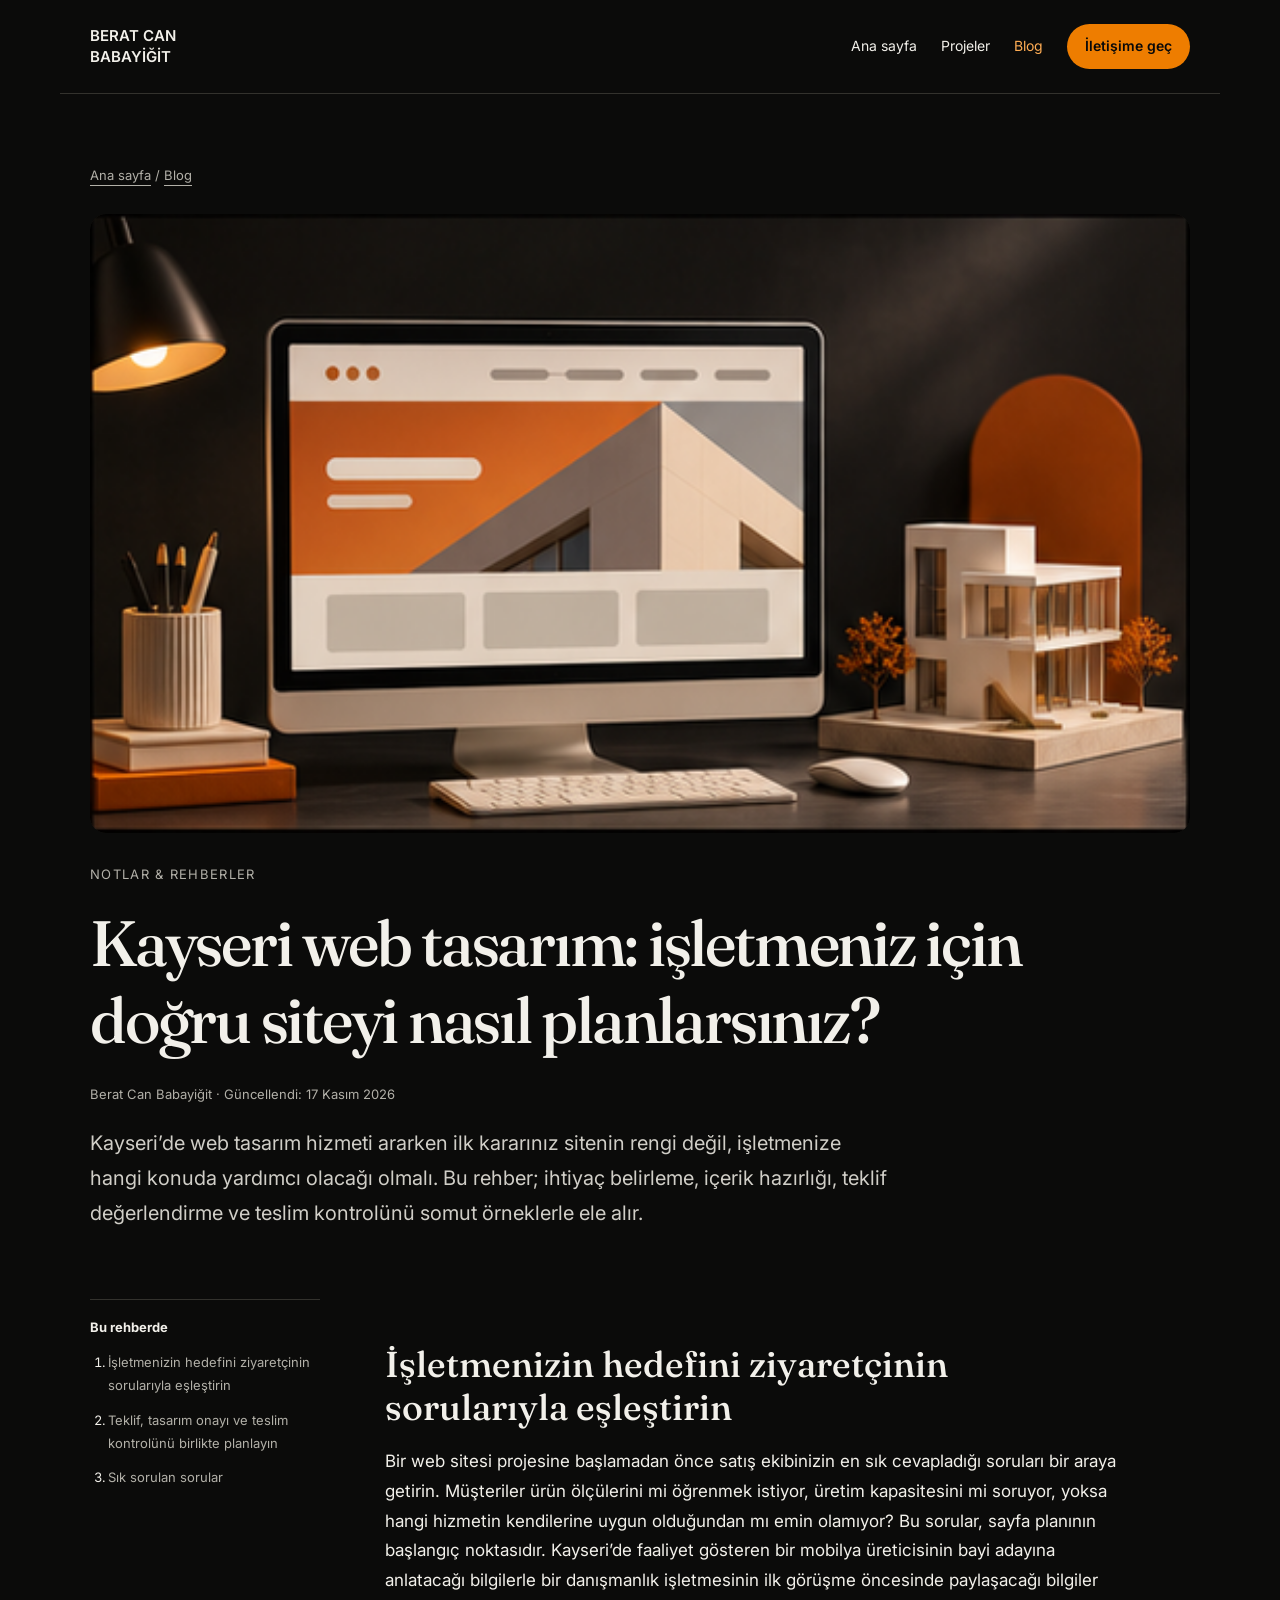
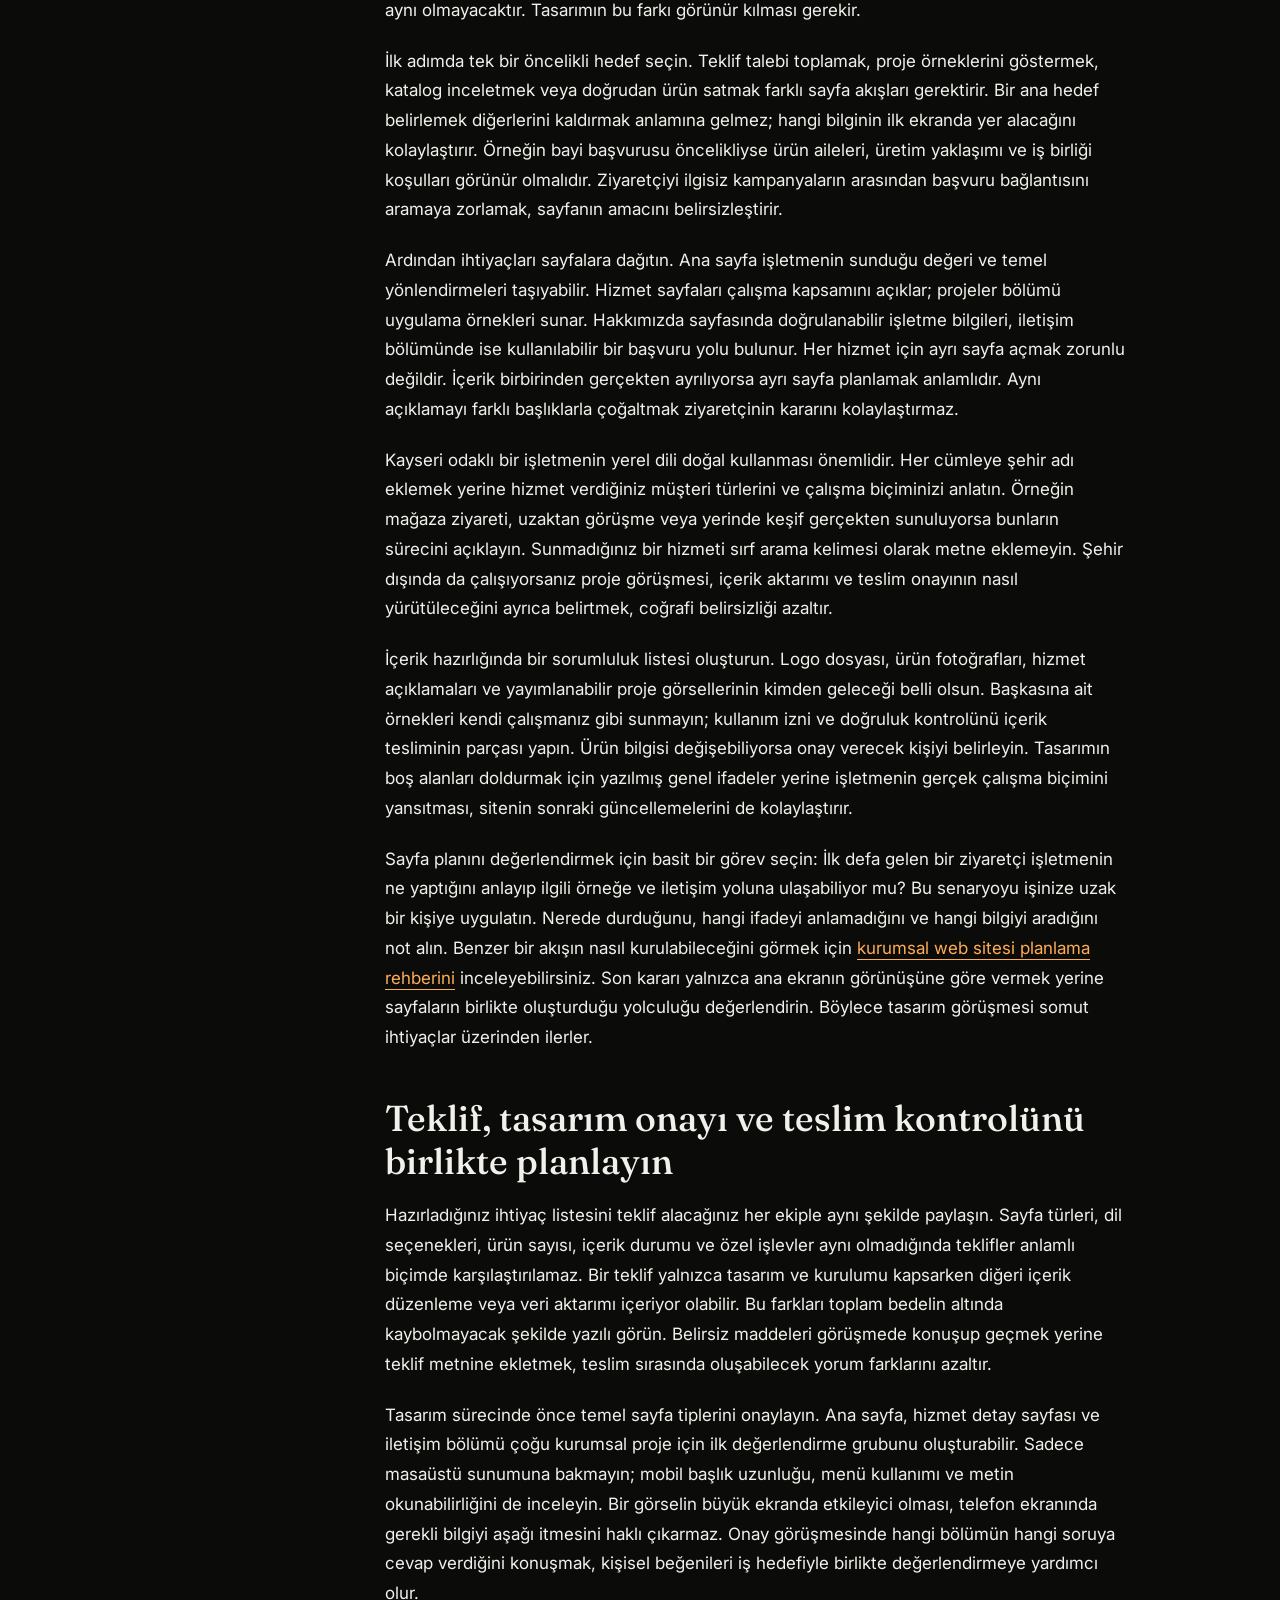
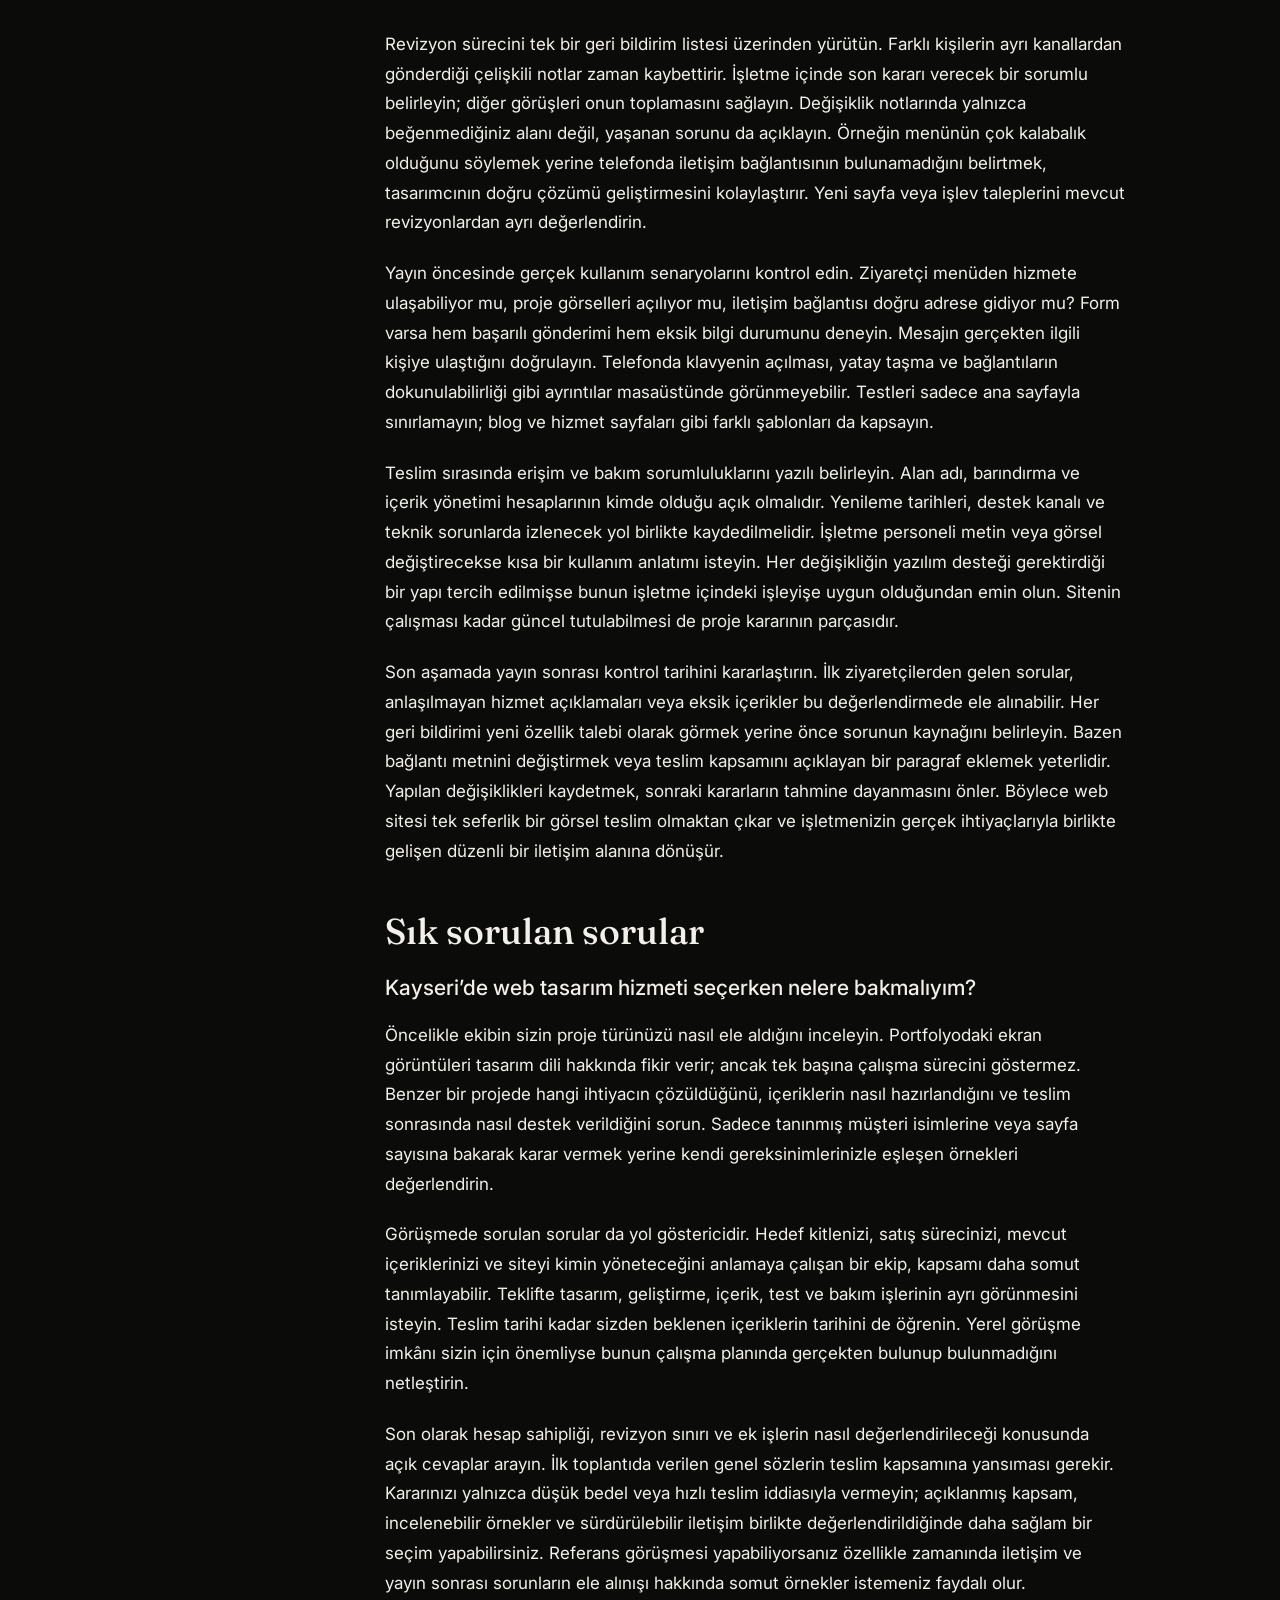
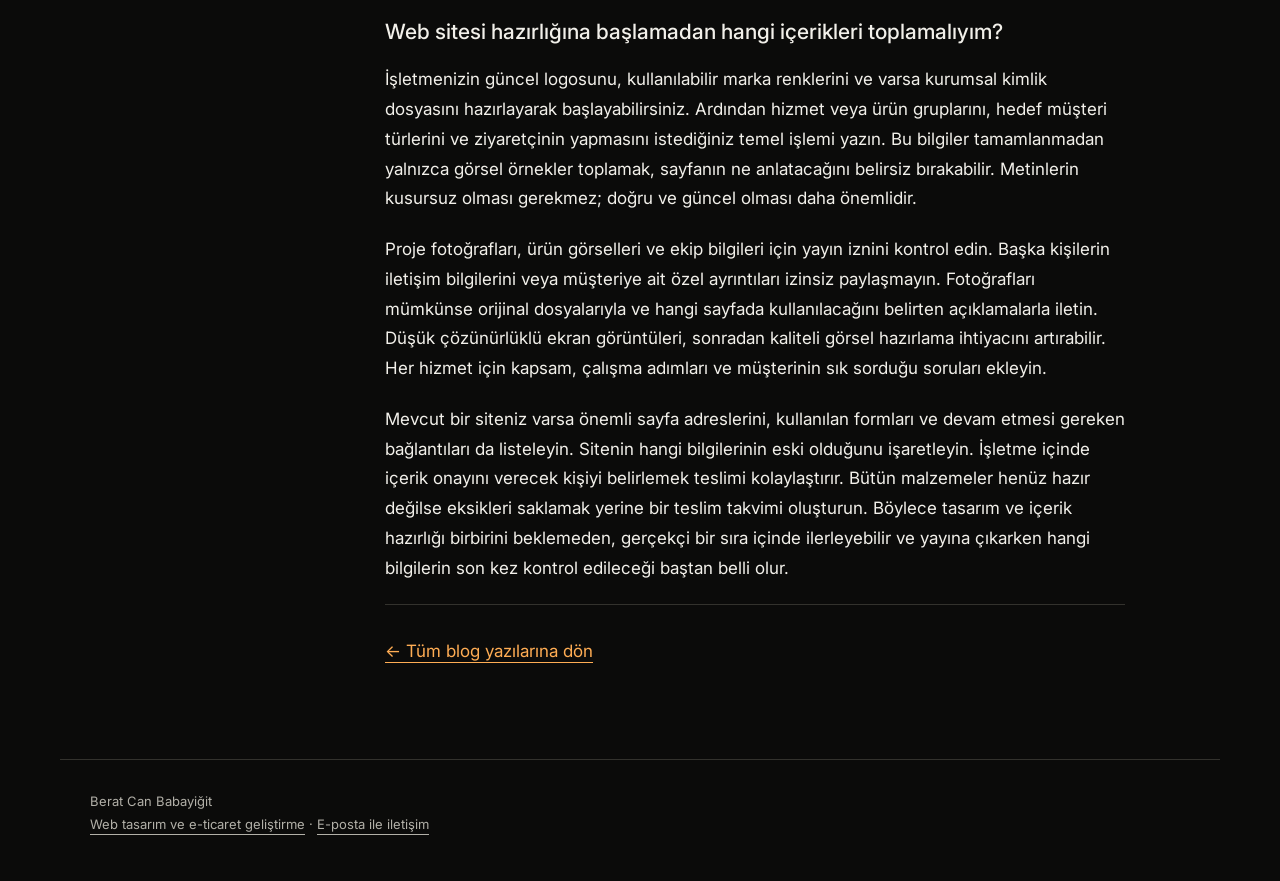
<file: kayseri-web-tasarim.html>
<!doctype html><html lang="tr"><head><meta charset="utf-8"><meta name="viewport" content="width=device-width, initial-scale=1"><title>Kayseri web tasarım: işletmeniz için doğru siteyi nasıl planlarsınız? | Berat Can Babayiğit</title><meta name="description" content="Kayseri’de web tasarım hizmeti ararken ilk kararınız sitenin rengi değil, işletmenize hangi konuda yardımcı olacağı olmalı. Bu rehber; ihtiyaç belirleme, içerik hazırlığı, teklif değerlendirme ve teslim kontrolünü somut örneklerle ele alır."><link rel="canonical" href="https://beratcanbabayigit.com/kayseri-web-tasarim"><meta property="og:title" content="Kayseri web tasarım: işletmeniz için doğru siteyi nasıl planlarsınız?"><meta property="og:description" content="Kayseri’de web tasarım hizmeti ararken ilk kararınız sitenin rengi değil, işletmenize hangi konuda yardımcı olacağı olmalı. Bu rehber; ihtiyaç belirleme, içerik hazırlığı, teklif değerlendirme ve teslim kontrolünü somut örneklerle ele alır."><meta property="og:url" content="https://beratcanbabayigit.com/kayseri-web-tasarim"><meta property="og:type" content="article"><meta property="og:locale" content="tr_TR"><meta name="theme-color" content="#0b0b0a"><link rel="stylesheet" href="/blog.css"><script type="application/ld+json">[{"@context": "https://schema.org", "@type": "BlogPosting", "headline": "Kayseri web tasarım: işletmeniz için doğru siteyi nasıl planlarsınız?", "description": "Kayseri’de web tasarım hizmeti ararken ilk kararınız sitenin rengi değil, işletmenize hangi konuda yardımcı olacağı olmalı. Bu rehber; ihtiyaç belirleme, içerik hazırlığı, teklif değerlendirme ve teslim kontrolünü somut örneklerle ele alır.", "datePublished": "2026-10-24", "dateModified": "2026-11-17", "inLanguage": "tr", "mainEntityOfPage": "https://beratcanbabayigit.com/kayseri-web-tasarim", "author": {"@type": "Person", "name": "Berat Can Babayiğit", "url": "https://beratcanbabayigit.com/"}, "image": "https://beratcanbabayigit.com/blog-editorial-sheet.png"}, {"@context": "https://schema.org", "@type": "BreadcrumbList", "itemListElement": [{"@type": "ListItem", "position": 1, "name": "Ana sayfa", "item": "https://beratcanbabayigit.com/"}, {"@type": "ListItem", "position": 2, "name": "Blog", "item": "https://beratcanbabayigit.com/blog"}, {"@type": "ListItem", "position": 3, "name": "Kayseri web tasarım: işletmeniz için doğru siteyi nasıl planlarsınız?", "item": "https://beratcanbabayigit.com/kayseri-web-tasarim"}]}]</script></head><body><a class="skip" href="#icerik">İçeriğe geç</a><header class="shell nav"><a class="brand" href="/">BERAT CAN<br>BABAYİĞİT</a><nav class="nav-links" aria-label="Ana menü"><a href="/">Ana sayfa</a><a href="/projeler">Projeler</a><a href="/blog" aria-current="true">Blog</a><a class="pill" href="/#contact">İletişime geç</a></nav></header><main id="icerik" class="shell"><div class="hero"><nav class="breadcrumb" aria-label="Sayfa yolu"><a href="/">Ana sayfa</a> / <a href="/blog">Blog</a></nav><div class="editorial-image" style="--image-x:0;--image-y:0"><img src="/blog-editorial-sheet.png" alt="Mimari maket ve kurumsal site tasarımı" width="1059" height="1488" fetchpriority="high" decoding="async"></div><p class="eyebrow">Notlar & rehberler</p><h1>Kayseri web tasarım: işletmeniz için doğru siteyi nasıl planlarsınız?</h1><p class="meta">Berat Can Babayiğit · <time datetime="2026-11-17">Güncellendi: 17 Kasım 2026</time></p><p class="lead">Kayseri’de web tasarım hizmeti ararken ilk kararınız sitenin rengi değil, işletmenize hangi konuda yardımcı olacağı olmalı. Bu rehber; ihtiyaç belirleme, içerik hazırlığı, teklif değerlendirme ve teslim kontrolünü somut örneklerle ele alır.</p></div><div class="article-layout"><aside class="toc" aria-label="İçindekiler"><strong>Bu rehberde</strong><ol><li><a href="#bolum-1">İşletmenizin hedefini ziyaretçinin sorularıyla eşleştirin</a></li><li><a href="#bolum-2">Teklif, tasarım onayı ve teslim kontrolünü birlikte planlayın</a></li><li><a href="#sorular">Sık sorulan sorular</a></li></ol></aside><article><h2 id="bolum-1">İşletmenizin hedefini ziyaretçinin sorularıyla eşleştirin</h2><p>Bir web sitesi projesine başlamadan önce satış ekibinizin en sık cevapladığı soruları bir araya getirin. Müşteriler ürün ölçülerini mi öğrenmek istiyor, üretim kapasitesini mi soruyor, yoksa hangi hizmetin kendilerine uygun olduğundan mı emin olamıyor? Bu sorular, sayfa planının başlangıç noktasıdır. Kayseri’de faaliyet gösteren bir mobilya üreticisinin bayi adayına anlatacağı bilgilerle bir danışmanlık işletmesinin ilk görüşme öncesinde paylaşacağı bilgiler aynı olmayacaktır. Tasarımın bu farkı görünür kılması gerekir.</p><p>İlk adımda tek bir öncelikli hedef seçin. Teklif talebi toplamak, proje örneklerini göstermek, katalog inceletmek veya doğrudan ürün satmak farklı sayfa akışları gerektirir. Bir ana hedef belirlemek diğerlerini kaldırmak anlamına gelmez; hangi bilginin ilk ekranda yer alacağını kolaylaştırır. Örneğin bayi başvurusu öncelikliyse ürün aileleri, üretim yaklaşımı ve iş birliği koşulları görünür olmalıdır. Ziyaretçiyi ilgisiz kampanyaların arasından başvuru bağlantısını aramaya zorlamak, sayfanın amacını belirsizleştirir.</p><p>Ardından ihtiyaçları sayfalara dağıtın. Ana sayfa işletmenin sunduğu değeri ve temel yönlendirmeleri taşıyabilir. Hizmet sayfaları çalışma kapsamını açıklar; projeler bölümü uygulama örnekleri sunar. Hakkımızda sayfasında doğrulanabilir işletme bilgileri, iletişim bölümünde ise kullanılabilir bir başvuru yolu bulunur. Her hizmet için ayrı sayfa açmak zorunlu değildir. İçerik birbirinden gerçekten ayrılıyorsa ayrı sayfa planlamak anlamlıdır. Aynı açıklamayı farklı başlıklarla çoğaltmak ziyaretçinin kararını kolaylaştırmaz.</p><p>Kayseri odaklı bir işletmenin yerel dili doğal kullanması önemlidir. Her cümleye şehir adı eklemek yerine hizmet verdiğiniz müşteri türlerini ve çalışma biçiminizi anlatın. Örneğin mağaza ziyareti, uzaktan görüşme veya yerinde keşif gerçekten sunuluyorsa bunların sürecini açıklayın. Sunmadığınız bir hizmeti sırf arama kelimesi olarak metne eklemeyin. Şehir dışında da çalışıyorsanız proje görüşmesi, içerik aktarımı ve teslim onayının nasıl yürütüleceğini ayrıca belirtmek, coğrafi belirsizliği azaltır.</p><p>İçerik hazırlığında bir sorumluluk listesi oluşturun. Logo dosyası, ürün fotoğrafları, hizmet açıklamaları ve yayımlanabilir proje görsellerinin kimden geleceği belli olsun. Başkasına ait örnekleri kendi çalışmanız gibi sunmayın; kullanım izni ve doğruluk kontrolünü içerik tesliminin parçası yapın. Ürün bilgisi değişebiliyorsa onay verecek kişiyi belirleyin. Tasarımın boş alanları doldurmak için yazılmış genel ifadeler yerine işletmenin gerçek çalışma biçimini yansıtması, sitenin sonraki güncellemelerini de kolaylaştırır.</p><p>Sayfa planını değerlendirmek için basit bir görev seçin: İlk defa gelen bir ziyaretçi işletmenin ne yaptığını anlayıp ilgili örneğe ve iletişim yoluna ulaşabiliyor mu? Bu senaryoyu işinize uzak bir kişiye uygulatın. Nerede durduğunu, hangi ifadeyi anlamadığını ve hangi bilgiyi aradığını not alın. Benzer bir akışın nasıl kurulabileceğini görmek için <a href="/kurumsal-web-sitesi">kurumsal web sitesi planlama rehberini</a> inceleyebilirsiniz. Son kararı yalnızca ana ekranın görünüşüne göre vermek yerine sayfaların birlikte oluşturduğu yolculuğu değerlendirin. Böylece tasarım görüşmesi somut ihtiyaçlar üzerinden ilerler.</p><h2 id="bolum-2">Teklif, tasarım onayı ve teslim kontrolünü birlikte planlayın</h2><p>Hazırladığınız ihtiyaç listesini teklif alacağınız her ekiple aynı şekilde paylaşın. Sayfa türleri, dil seçenekleri, ürün sayısı, içerik durumu ve özel işlevler aynı olmadığında teklifler anlamlı biçimde karşılaştırılamaz. Bir teklif yalnızca tasarım ve kurulumu kapsarken diğeri içerik düzenleme veya veri aktarımı içeriyor olabilir. Bu farkları toplam bedelin altında kaybolmayacak şekilde yazılı görün. Belirsiz maddeleri görüşmede konuşup geçmek yerine teklif metnine ekletmek, teslim sırasında oluşabilecek yorum farklarını azaltır.</p><p>Tasarım sürecinde önce temel sayfa tiplerini onaylayın. Ana sayfa, hizmet detay sayfası ve iletişim bölümü çoğu kurumsal proje için ilk değerlendirme grubunu oluşturabilir. Sadece masaüstü sunumuna bakmayın; mobil başlık uzunluğu, menü kullanımı ve metin okunabilirliğini de inceleyin. Bir görselin büyük ekranda etkileyici olması, telefon ekranında gerekli bilgiyi aşağı itmesini haklı çıkarmaz. Onay görüşmesinde hangi bölümün hangi soruya cevap verdiğini konuşmak, kişisel beğenileri iş hedefiyle birlikte değerlendirmeye yardımcı olur.</p><p>Revizyon sürecini tek bir geri bildirim listesi üzerinden yürütün. Farklı kişilerin ayrı kanallardan gönderdiği çelişkili notlar zaman kaybettirir. İşletme içinde son kararı verecek bir sorumlu belirleyin; diğer görüşleri onun toplamasını sağlayın. Değişiklik notlarında yalnızca beğenmediğiniz alanı değil, yaşanan sorunu da açıklayın. Örneğin menünün çok kalabalık olduğunu söylemek yerine telefonda iletişim bağlantısının bulunamadığını belirtmek, tasarımcının doğru çözümü geliştirmesini kolaylaştırır. Yeni sayfa veya işlev taleplerini mevcut revizyonlardan ayrı değerlendirin.</p><p>Yayın öncesinde gerçek kullanım senaryolarını kontrol edin. Ziyaretçi menüden hizmete ulaşabiliyor mu, proje görselleri açılıyor mu, iletişim bağlantısı doğru adrese gidiyor mu? Form varsa hem başarılı gönderimi hem eksik bilgi durumunu deneyin. Mesajın gerçekten ilgili kişiye ulaştığını doğrulayın. Telefonda klavyenin açılması, yatay taşma ve bağlantıların dokunulabilirliği gibi ayrıntılar masaüstünde görünmeyebilir. Testleri sadece ana sayfayla sınırlamayın; blog ve hizmet sayfaları gibi farklı şablonları da kapsayın.</p><p>Teslim sırasında erişim ve bakım sorumluluklarını yazılı belirleyin. Alan adı, barındırma ve içerik yönetimi hesaplarının kimde olduğu açık olmalıdır. Yenileme tarihleri, destek kanalı ve teknik sorunlarda izlenecek yol birlikte kaydedilmelidir. İşletme personeli metin veya görsel değiştirecekse kısa bir kullanım anlatımı isteyin. Her değişikliğin yazılım desteği gerektirdiği bir yapı tercih edilmişse bunun işletme içindeki işleyişe uygun olduğundan emin olun. Sitenin çalışması kadar güncel tutulabilmesi de proje kararının parçasıdır.</p><p>Son aşamada yayın sonrası kontrol tarihini kararlaştırın. İlk ziyaretçilerden gelen sorular, anlaşılmayan hizmet açıklamaları veya eksik içerikler bu değerlendirmede ele alınabilir. Her geri bildirimi yeni özellik talebi olarak görmek yerine önce sorunun kaynağını belirleyin. Bazen bağlantı metnini değiştirmek veya teslim kapsamını açıklayan bir paragraf eklemek yeterlidir. Yapılan değişiklikleri kaydetmek, sonraki kararların tahmine dayanmasını önler. Böylece web sitesi tek seferlik bir görsel teslim olmaktan çıkar ve işletmenizin gerçek ihtiyaçlarıyla birlikte gelişen düzenli bir iletişim alanına dönüşür.</p><h2 id="sorular">Sık sorulan sorular</h2><h3>Kayseri’de web tasarım hizmeti seçerken nelere bakmalıyım?</h3><p>Öncelikle ekibin sizin proje türünüzü nasıl ele aldığını inceleyin. Portfolyodaki ekran görüntüleri tasarım dili hakkında fikir verir; ancak tek başına çalışma sürecini göstermez. Benzer bir projede hangi ihtiyacın çözüldüğünü, içeriklerin nasıl hazırlandığını ve teslim sonrasında nasıl destek verildiğini sorun. Sadece tanınmış müşteri isimlerine veya sayfa sayısına bakarak karar vermek yerine kendi gereksinimlerinizle eşleşen örnekleri değerlendirin.</p><p>Görüşmede sorulan sorular da yol göstericidir. Hedef kitlenizi, satış sürecinizi, mevcut içeriklerinizi ve siteyi kimin yöneteceğini anlamaya çalışan bir ekip, kapsamı daha somut tanımlayabilir. Teklifte tasarım, geliştirme, içerik, test ve bakım işlerinin ayrı görünmesini isteyin. Teslim tarihi kadar sizden beklenen içeriklerin tarihini de öğrenin. Yerel görüşme imkânı sizin için önemliyse bunun çalışma planında gerçekten bulunup bulunmadığını netleştirin.</p><p>Son olarak hesap sahipliği, revizyon sınırı ve ek işlerin nasıl değerlendirileceği konusunda açık cevaplar arayın. İlk toplantıda verilen genel sözlerin teslim kapsamına yansıması gerekir. Kararınızı yalnızca düşük bedel veya hızlı teslim iddiasıyla vermeyin; açıklanmış kapsam, incelenebilir örnekler ve sürdürülebilir iletişim birlikte değerlendirildiğinde daha sağlam bir seçim yapabilirsiniz. Referans görüşmesi yapabiliyorsanız özellikle zamanında iletişim ve yayın sonrası sorunların ele alınışı hakkında somut örnekler istemeniz faydalı olur.</p><h3>Web sitesi hazırlığına başlamadan hangi içerikleri toplamalıyım?</h3><p>İşletmenizin güncel logosunu, kullanılabilir marka renklerini ve varsa kurumsal kimlik dosyasını hazırlayarak başlayabilirsiniz. Ardından hizmet veya ürün gruplarını, hedef müşteri türlerini ve ziyaretçinin yapmasını istediğiniz temel işlemi yazın. Bu bilgiler tamamlanmadan yalnızca görsel örnekler toplamak, sayfanın ne anlatacağını belirsiz bırakabilir. Metinlerin kusursuz olması gerekmez; doğru ve güncel olması daha önemlidir.</p><p>Proje fotoğrafları, ürün görselleri ve ekip bilgileri için yayın iznini kontrol edin. Başka kişilerin iletişim bilgilerini veya müşteriye ait özel ayrıntıları izinsiz paylaşmayın. Fotoğrafları mümkünse orijinal dosyalarıyla ve hangi sayfada kullanılacağını belirten açıklamalarla iletin. Düşük çözünürlüklü ekran görüntüleri, sonradan kaliteli görsel hazırlama ihtiyacını artırabilir. Her hizmet için kapsam, çalışma adımları ve müşterinin sık sorduğu soruları ekleyin.</p><p>Mevcut bir siteniz varsa önemli sayfa adreslerini, kullanılan formları ve devam etmesi gereken bağlantıları da listeleyin. Sitenin hangi bilgilerinin eski olduğunu işaretleyin. İşletme içinde içerik onayını verecek kişiyi belirlemek teslimi kolaylaştırır. Bütün malzemeler henüz hazır değilse eksikleri saklamak yerine bir teslim takvimi oluşturun. Böylece tasarım ve içerik hazırlığı birbirini beklemeden, gerçekçi bir sıra içinde ilerleyebilir ve yayına çıkarken hangi bilgilerin son kez kontrol edileceği baştan belli olur.</p><div class="related"><a href="/blog">← Tüm blog yazılarına dön</a></div></article></div></main><footer class="shell footer">Berat Can Babayiğit<br><a href="/">Web tasarım ve e-ticaret geliştirme</a> · <a href="mailto:beratcanbabayigitt@gmail.com">E-posta ile iletişim</a></footer></body></html>
</file>
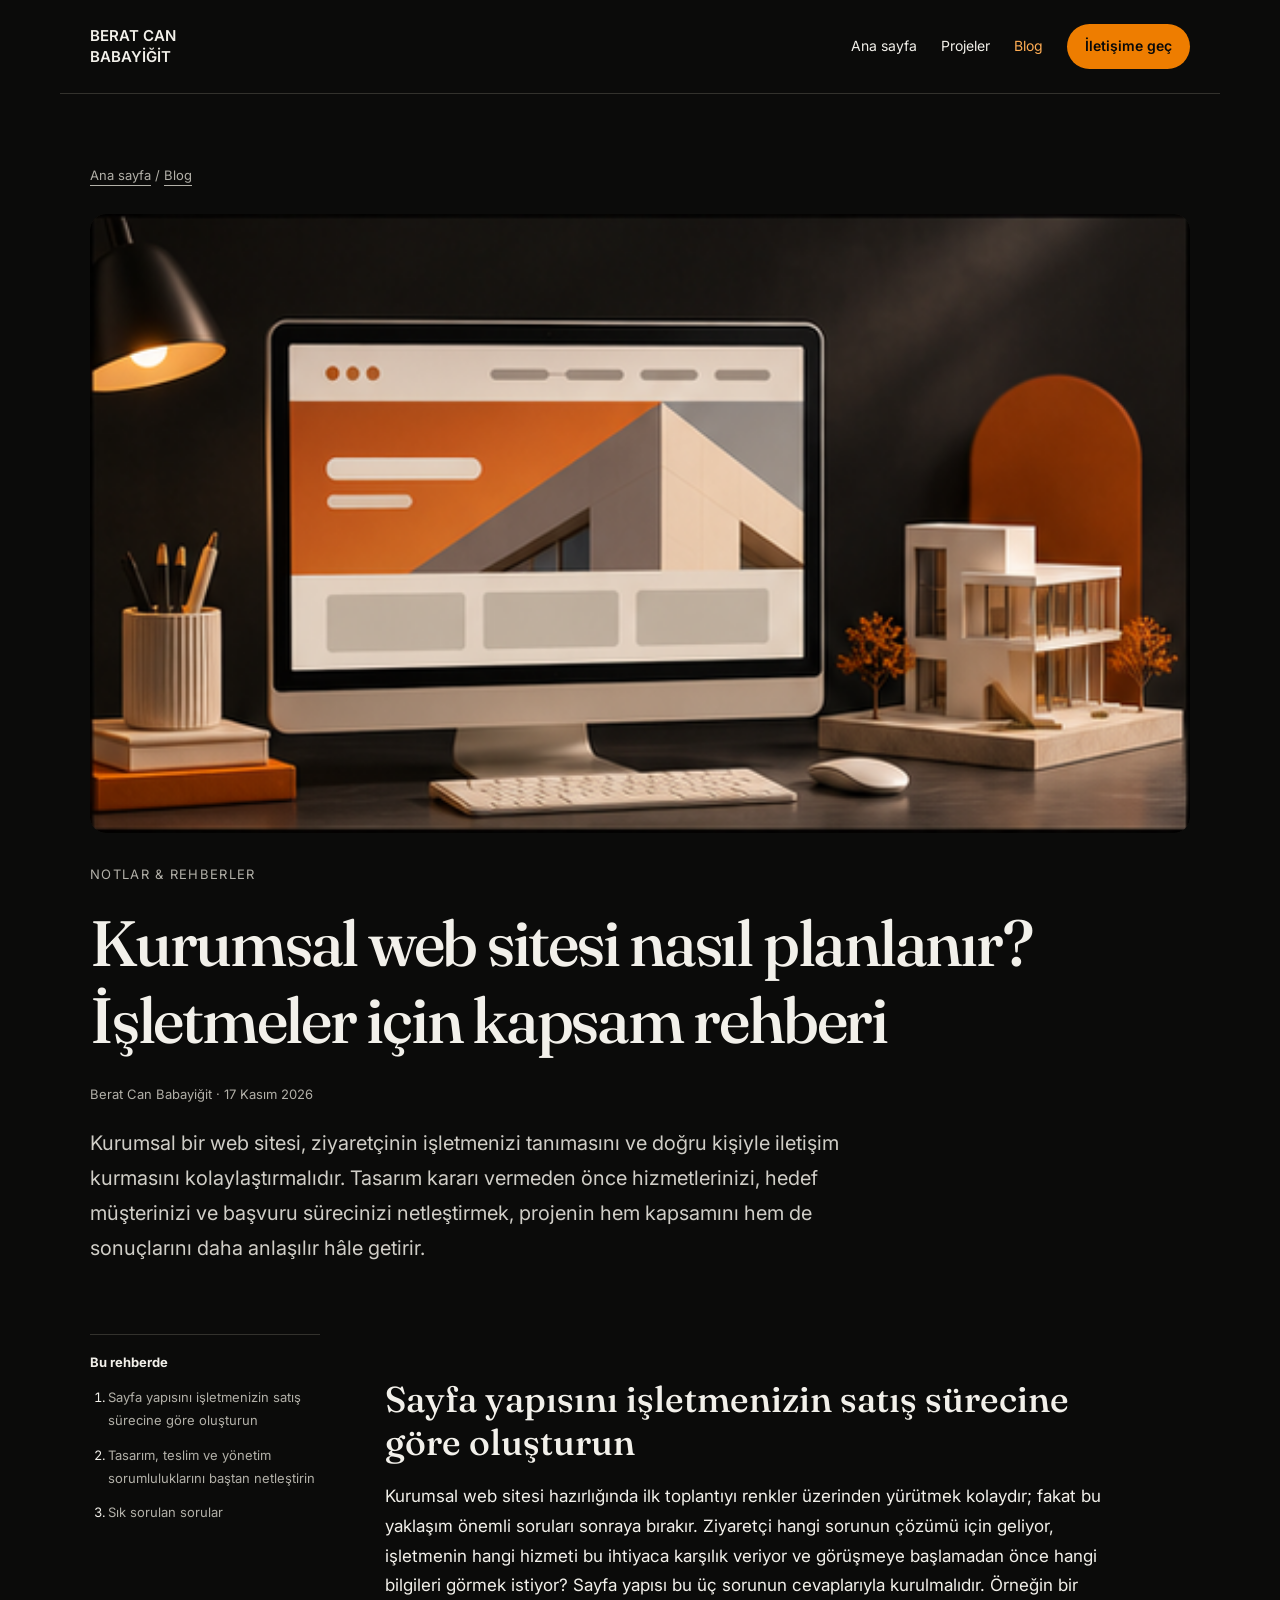
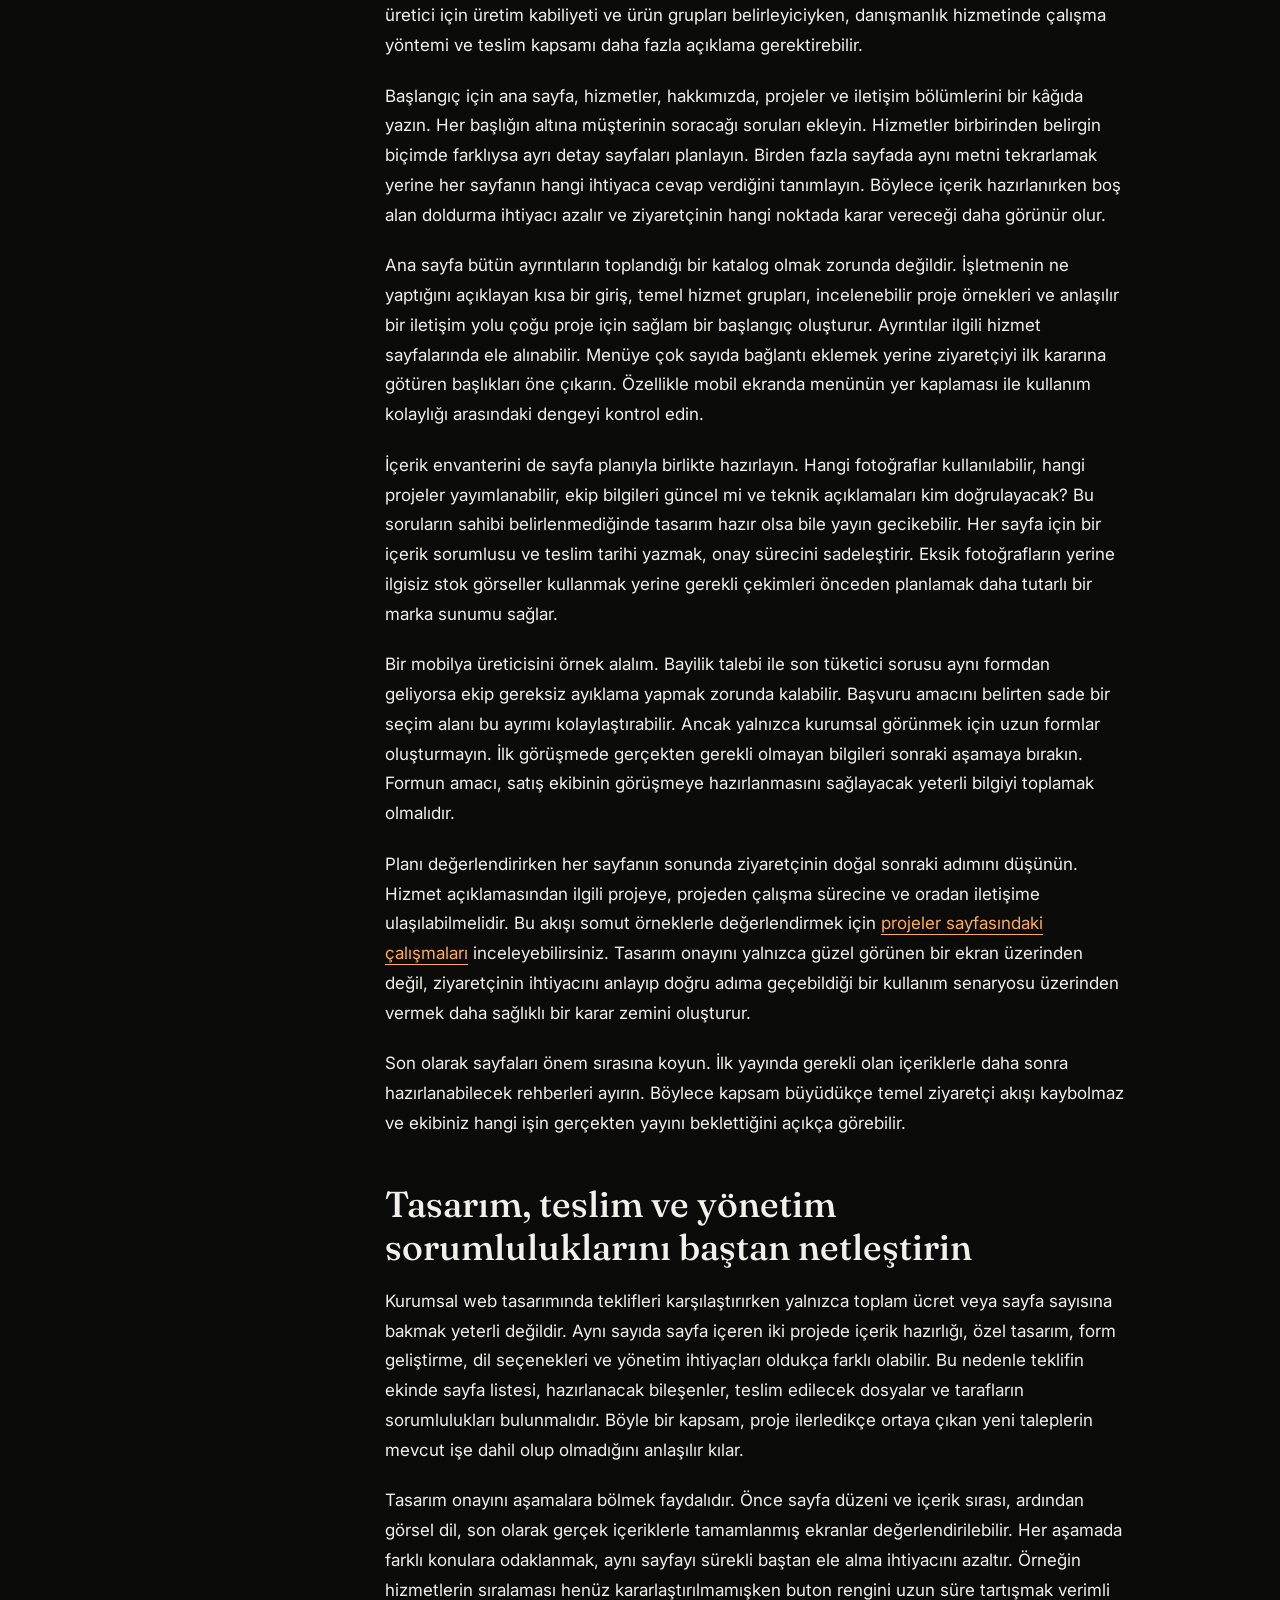
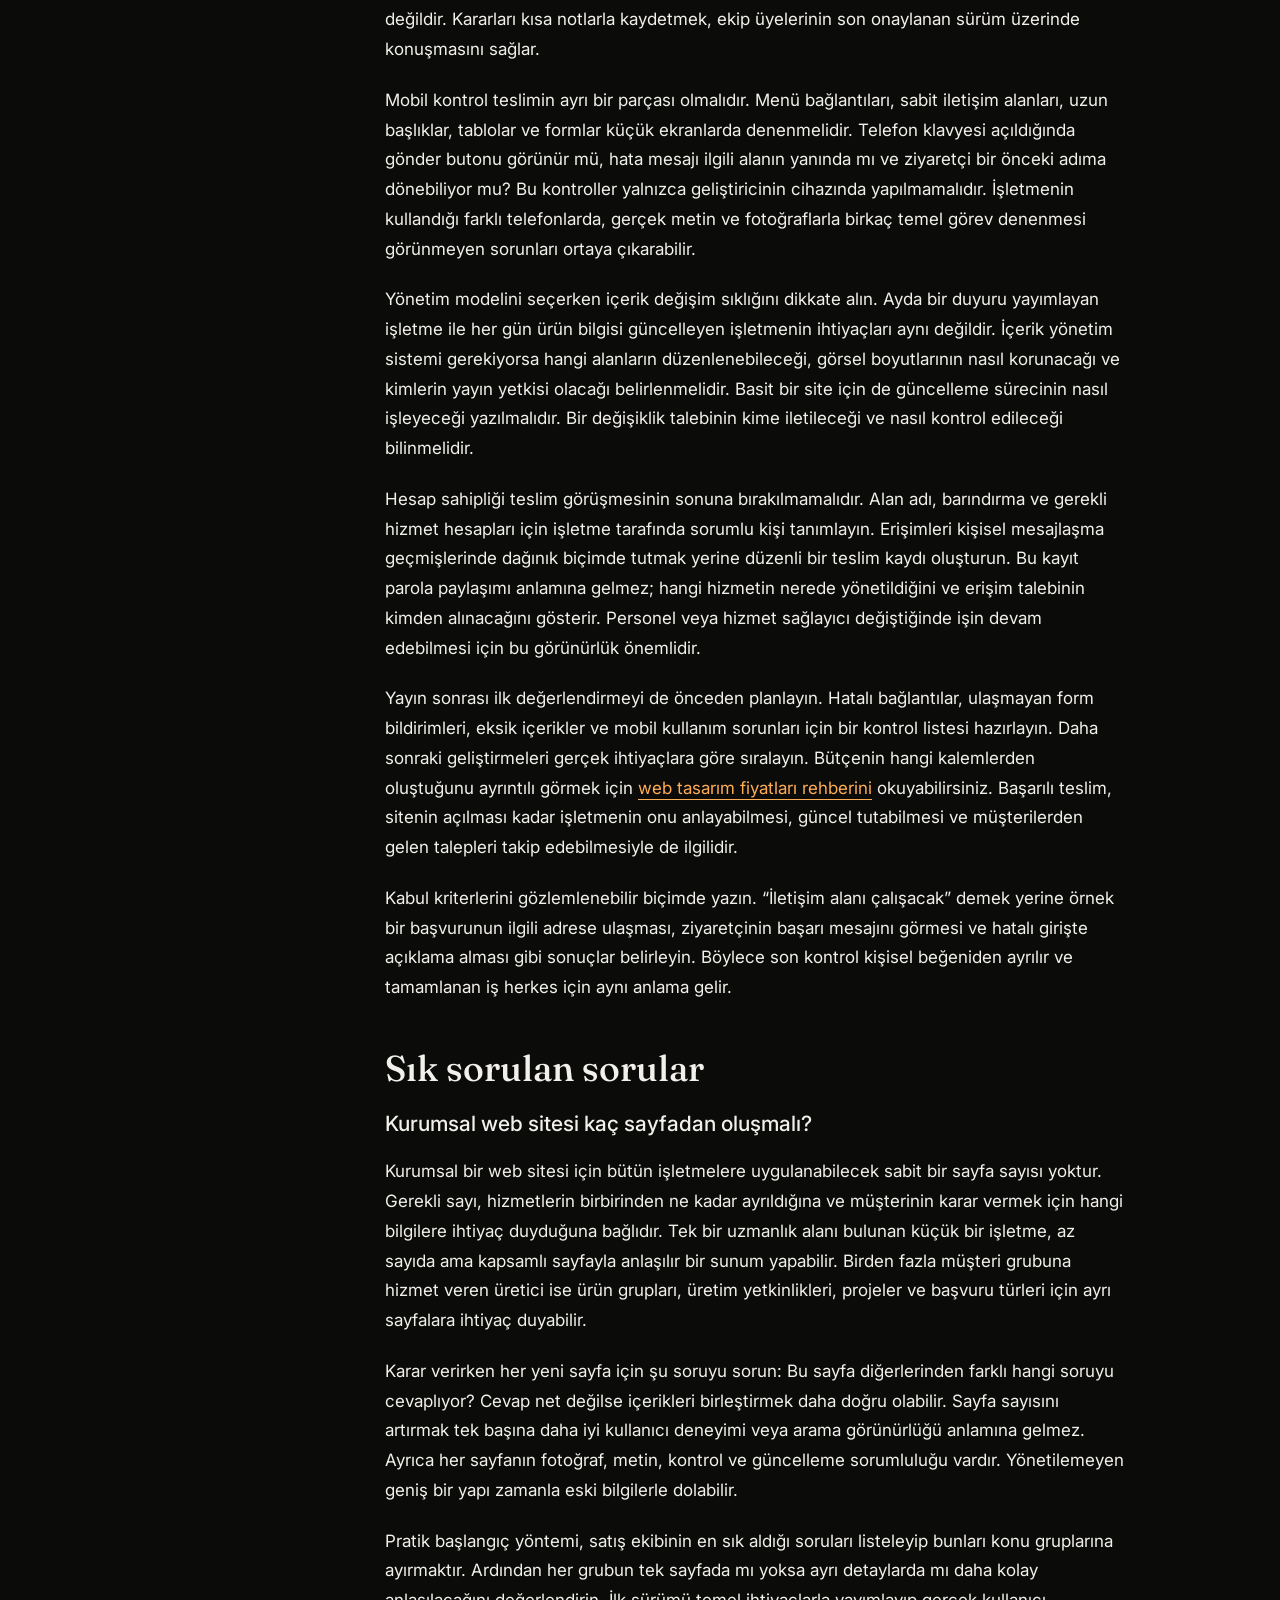
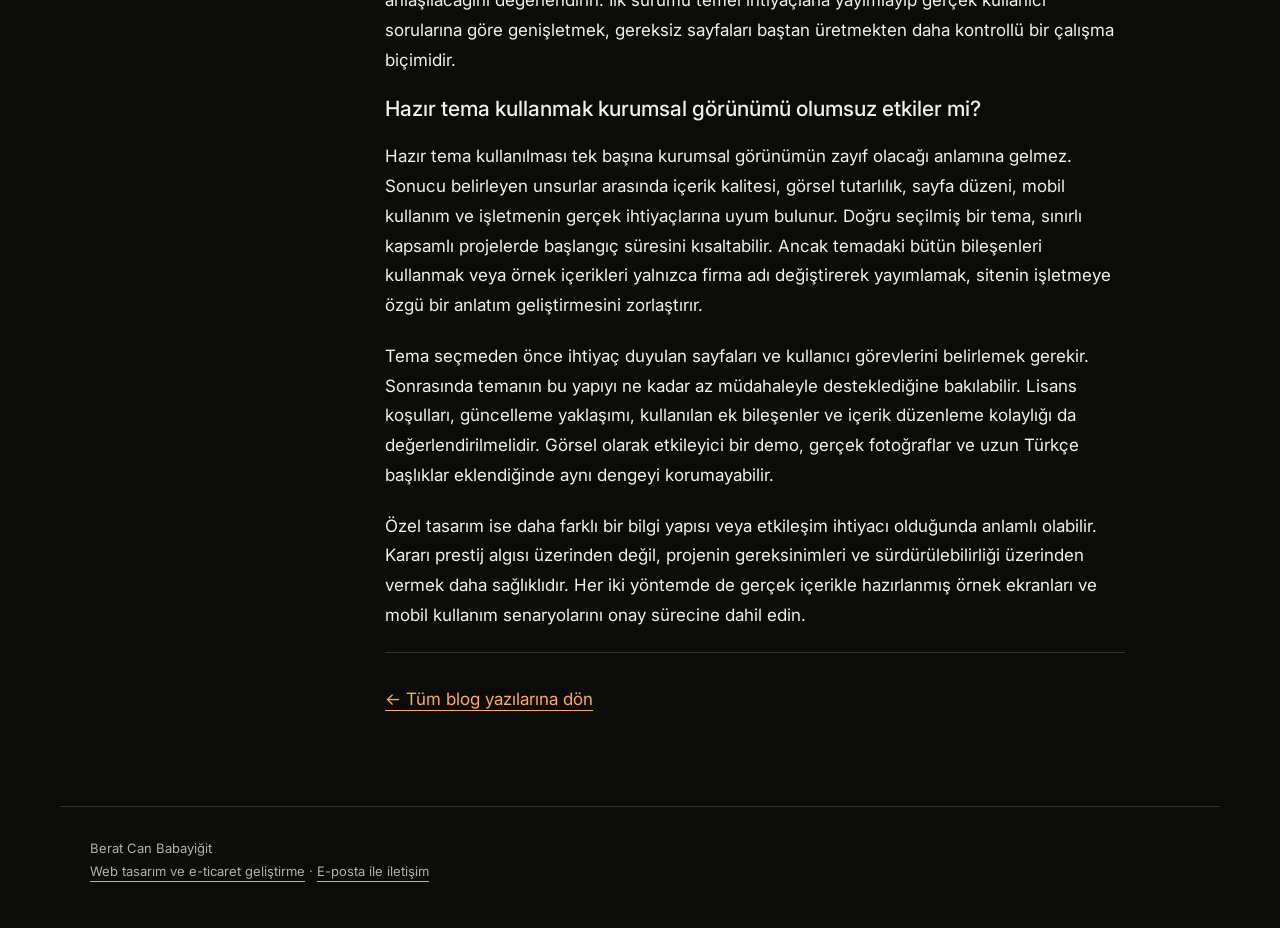
<file: kurumsal-web-sitesi.html>
<!doctype html><html lang="tr"><head><meta charset="utf-8"><meta name="viewport" content="width=device-width, initial-scale=1"><title>Kurumsal web sitesi nasıl planlanır? İşletmeler için kapsam rehberi | Berat Can Babayiğit</title><meta name="description" content="Kurumsal bir web sitesi, ziyaretçinin işletmenizi tanımasını ve doğru kişiyle iletişim kurmasını kolaylaştırmalıdır. Tasarım kararı vermeden önce hizmetlerinizi, hedef müşterinizi ve başvuru sürecinizi netleştirmek, projenin hem kapsamını hem de sonuçlarını daha anlaşılır hâle getirir."><link rel="canonical" href="https://beratcanbabayigit.com/kurumsal-web-sitesi"><meta property="og:title" content="Kurumsal web sitesi nasıl planlanır? İşletmeler için kapsam rehberi"><meta property="og:description" content="Kurumsal bir web sitesi, ziyaretçinin işletmenizi tanımasını ve doğru kişiyle iletişim kurmasını kolaylaştırmalıdır. Tasarım kararı vermeden önce hizmetlerinizi, hedef müşterinizi ve başvuru sürecinizi netleştirmek, projenin hem kapsamını hem de sonuçlarını daha anlaşılır hâle getirir."><meta property="og:url" content="https://beratcanbabayigit.com/kurumsal-web-sitesi"><meta property="og:type" content="article"><meta property="og:locale" content="tr_TR"><meta name="theme-color" content="#0b0b0a"><link rel="stylesheet" href="/blog.css"><script type="application/ld+json">[{"@context": "https://schema.org", "@type": "BlogPosting", "headline": "Kurumsal web sitesi nasıl planlanır? İşletmeler için kapsam rehberi", "description": "Kurumsal bir web sitesi, ziyaretçinin işletmenizi tanımasını ve doğru kişiyle iletişim kurmasını kolaylaştırmalıdır. Tasarım kararı vermeden önce hizmetlerinizi, hedef müşterinizi ve başvuru sürecinizi netleştirmek, projenin hem kapsamını hem de sonuçlarını daha anlaşılır hâle getirir.", "datePublished": "2026-11-17", "dateModified": "2026-11-17", "inLanguage": "tr", "mainEntityOfPage": "https://beratcanbabayigit.com/kurumsal-web-sitesi", "author": {"@type": "Person", "name": "Berat Can Babayiğit", "url": "https://beratcanbabayigit.com/"}, "image": "https://beratcanbabayigit.com/blog-editorial-sheet.png"}, {"@context": "https://schema.org", "@type": "BreadcrumbList", "itemListElement": [{"@type": "ListItem", "position": 1, "name": "Ana sayfa", "item": "https://beratcanbabayigit.com/"}, {"@type": "ListItem", "position": 2, "name": "Blog", "item": "https://beratcanbabayigit.com/blog"}, {"@type": "ListItem", "position": 3, "name": "Kurumsal web sitesi nasıl planlanır? İşletmeler için kapsam rehberi", "item": "https://beratcanbabayigit.com/kurumsal-web-sitesi"}]}]</script></head><body><a class="skip" href="#icerik">İçeriğe geç</a><header class="shell nav"><a class="brand" href="/">BERAT CAN<br>BABAYİĞİT</a><nav class="nav-links" aria-label="Ana menü"><a href="/">Ana sayfa</a><a href="/projeler">Projeler</a><a href="/blog" aria-current="true">Blog</a><a class="pill" href="/#contact">İletişime geç</a></nav></header><main id="icerik" class="shell"><div class="hero"><nav class="breadcrumb" aria-label="Sayfa yolu"><a href="/">Ana sayfa</a> / <a href="/blog">Blog</a></nav><div class="editorial-image" style="--image-x:0;--image-y:0"><img src="/blog-editorial-sheet.png" alt="Kurumsal web sitesi tasarım ekranı" width="1059" height="1488" fetchpriority="high" decoding="async"></div><p class="eyebrow">Notlar & rehberler</p><h1>Kurumsal web sitesi nasıl planlanır? İşletmeler için kapsam rehberi</h1><p class="meta">Berat Can Babayiğit · <time datetime="2026-11-17">17 Kasım 2026</time></p><p class="lead">Kurumsal bir web sitesi, ziyaretçinin işletmenizi tanımasını ve doğru kişiyle iletişim kurmasını kolaylaştırmalıdır. Tasarım kararı vermeden önce hizmetlerinizi, hedef müşterinizi ve başvuru sürecinizi netleştirmek, projenin hem kapsamını hem de sonuçlarını daha anlaşılır hâle getirir.</p></div><div class="article-layout"><aside class="toc" aria-label="İçindekiler"><strong>Bu rehberde</strong><ol><li><a href="#bolum-1">Sayfa yapısını işletmenizin satış sürecine göre oluşturun</a></li><li><a href="#bolum-2">Tasarım, teslim ve yönetim sorumluluklarını baştan netleştirin</a></li><li><a href="#sorular">Sık sorulan sorular</a></li></ol></aside><article><h2 id="bolum-1">Sayfa yapısını işletmenizin satış sürecine göre oluşturun</h2><p>Kurumsal web sitesi hazırlığında ilk toplantıyı renkler üzerinden yürütmek kolaydır; fakat bu yaklaşım önemli soruları sonraya bırakır. Ziyaretçi hangi sorunun çözümü için geliyor, işletmenin hangi hizmeti bu ihtiyaca karşılık veriyor ve görüşmeye başlamadan önce hangi bilgileri görmek istiyor? Sayfa yapısı bu üç sorunun cevaplarıyla kurulmalıdır. Örneğin bir üretici için üretim kabiliyeti ve ürün grupları belirleyiciyken, danışmanlık hizmetinde çalışma yöntemi ve teslim kapsamı daha fazla açıklama gerektirebilir.</p><p>Başlangıç için ana sayfa, hizmetler, hakkımızda, projeler ve iletişim bölümlerini bir kâğıda yazın. Her başlığın altına müşterinin soracağı soruları ekleyin. Hizmetler birbirinden belirgin biçimde farklıysa ayrı detay sayfaları planlayın. Birden fazla sayfada aynı metni tekrarlamak yerine her sayfanın hangi ihtiyaca cevap verdiğini tanımlayın. Böylece içerik hazırlanırken boş alan doldurma ihtiyacı azalır ve ziyaretçinin hangi noktada karar vereceği daha görünür olur.</p><p>Ana sayfa bütün ayrıntıların toplandığı bir katalog olmak zorunda değildir. İşletmenin ne yaptığını açıklayan kısa bir giriş, temel hizmet grupları, incelenebilir proje örnekleri ve anlaşılır bir iletişim yolu çoğu proje için sağlam bir başlangıç oluşturur. Ayrıntılar ilgili hizmet sayfalarında ele alınabilir. Menüye çok sayıda bağlantı eklemek yerine ziyaretçiyi ilk kararına götüren başlıkları öne çıkarın. Özellikle mobil ekranda menünün yer kaplaması ile kullanım kolaylığı arasındaki dengeyi kontrol edin.</p><p>İçerik envanterini de sayfa planıyla birlikte hazırlayın. Hangi fotoğraflar kullanılabilir, hangi projeler yayımlanabilir, ekip bilgileri güncel mi ve teknik açıklamaları kim doğrulayacak? Bu soruların sahibi belirlenmediğinde tasarım hazır olsa bile yayın gecikebilir. Her sayfa için bir içerik sorumlusu ve teslim tarihi yazmak, onay sürecini sadeleştirir. Eksik fotoğrafların yerine ilgisiz stok görseller kullanmak yerine gerekli çekimleri önceden planlamak daha tutarlı bir marka sunumu sağlar.</p><p>Bir mobilya üreticisini örnek alalım. Bayilik talebi ile son tüketici sorusu aynı formdan geliyorsa ekip gereksiz ayıklama yapmak zorunda kalabilir. Başvuru amacını belirten sade bir seçim alanı bu ayrımı kolaylaştırabilir. Ancak yalnızca kurumsal görünmek için uzun formlar oluşturmayın. İlk görüşmede gerçekten gerekli olmayan bilgileri sonraki aşamaya bırakın. Formun amacı, satış ekibinin görüşmeye hazırlanmasını sağlayacak yeterli bilgiyi toplamak olmalıdır.</p><p>Planı değerlendirirken her sayfanın sonunda ziyaretçinin doğal sonraki adımını düşünün. Hizmet açıklamasından ilgili projeye, projeden çalışma sürecine ve oradan iletişime ulaşılabilmelidir. Bu akışı somut örneklerle değerlendirmek için <a href="/projeler">projeler sayfasındaki çalışmaları</a> inceleyebilirsiniz. Tasarım onayını yalnızca güzel görünen bir ekran üzerinden değil, ziyaretçinin ihtiyacını anlayıp doğru adıma geçebildiği bir kullanım senaryosu üzerinden vermek daha sağlıklı bir karar zemini oluşturur.</p><p>Son olarak sayfaları önem sırasına koyun. İlk yayında gerekli olan içeriklerle daha sonra hazırlanabilecek rehberleri ayırın. Böylece kapsam büyüdükçe temel ziyaretçi akışı kaybolmaz ve ekibiniz hangi işin gerçekten yayını beklettiğini açıkça görebilir.</p><h2 id="bolum-2">Tasarım, teslim ve yönetim sorumluluklarını baştan netleştirin</h2><p>Kurumsal web tasarımında teklifleri karşılaştırırken yalnızca toplam ücret veya sayfa sayısına bakmak yeterli değildir. Aynı sayıda sayfa içeren iki projede içerik hazırlığı, özel tasarım, form geliştirme, dil seçenekleri ve yönetim ihtiyaçları oldukça farklı olabilir. Bu nedenle teklifin ekinde sayfa listesi, hazırlanacak bileşenler, teslim edilecek dosyalar ve tarafların sorumlulukları bulunmalıdır. Böyle bir kapsam, proje ilerledikçe ortaya çıkan yeni taleplerin mevcut işe dahil olup olmadığını anlaşılır kılar.</p><p>Tasarım onayını aşamalara bölmek faydalıdır. Önce sayfa düzeni ve içerik sırası, ardından görsel dil, son olarak gerçek içeriklerle tamamlanmış ekranlar değerlendirilebilir. Her aşamada farklı konulara odaklanmak, aynı sayfayı sürekli baştan ele alma ihtiyacını azaltır. Örneğin hizmetlerin sıralaması henüz kararlaştırılmamışken buton rengini uzun süre tartışmak verimli değildir. Kararları kısa notlarla kaydetmek, ekip üyelerinin son onaylanan sürüm üzerinde konuşmasını sağlar.</p><p>Mobil kontrol teslimin ayrı bir parçası olmalıdır. Menü bağlantıları, sabit iletişim alanları, uzun başlıklar, tablolar ve formlar küçük ekranlarda denenmelidir. Telefon klavyesi açıldığında gönder butonu görünür mü, hata mesajı ilgili alanın yanında mı ve ziyaretçi bir önceki adıma dönebiliyor mu? Bu kontroller yalnızca geliştiricinin cihazında yapılmamalıdır. İşletmenin kullandığı farklı telefonlarda, gerçek metin ve fotoğraflarla birkaç temel görev denenmesi görünmeyen sorunları ortaya çıkarabilir.</p><p>Yönetim modelini seçerken içerik değişim sıklığını dikkate alın. Ayda bir duyuru yayımlayan işletme ile her gün ürün bilgisi güncelleyen işletmenin ihtiyaçları aynı değildir. İçerik yönetim sistemi gerekiyorsa hangi alanların düzenlenebileceği, görsel boyutlarının nasıl korunacağı ve kimlerin yayın yetkisi olacağı belirlenmelidir. Basit bir site için de güncelleme sürecinin nasıl işleyeceği yazılmalıdır. Bir değişiklik talebinin kime iletileceği ve nasıl kontrol edileceği bilinmelidir.</p><p>Hesap sahipliği teslim görüşmesinin sonuna bırakılmamalıdır. Alan adı, barındırma ve gerekli hizmet hesapları için işletme tarafında sorumlu kişi tanımlayın. Erişimleri kişisel mesajlaşma geçmişlerinde dağınık biçimde tutmak yerine düzenli bir teslim kaydı oluşturun. Bu kayıt parola paylaşımı anlamına gelmez; hangi hizmetin nerede yönetildiğini ve erişim talebinin kimden alınacağını gösterir. Personel veya hizmet sağlayıcı değiştiğinde işin devam edebilmesi için bu görünürlük önemlidir.</p><p>Yayın sonrası ilk değerlendirmeyi de önceden planlayın. Hatalı bağlantılar, ulaşmayan form bildirimleri, eksik içerikler ve mobil kullanım sorunları için bir kontrol listesi hazırlayın. Daha sonraki geliştirmeleri gerçek ihtiyaçlara göre sıralayın. Bütçenin hangi kalemlerden oluştuğunu ayrıntılı görmek için <a href="/web-tasarim-fiyatlari">web tasarım fiyatları rehberini</a> okuyabilirsiniz. Başarılı teslim, sitenin açılması kadar işletmenin onu anlayabilmesi, güncel tutabilmesi ve müşterilerden gelen talepleri takip edebilmesiyle de ilgilidir.</p><p>Kabul kriterlerini gözlemlenebilir biçimde yazın. “İletişim alanı çalışacak” demek yerine örnek bir başvurunun ilgili adrese ulaşması, ziyaretçinin başarı mesajını görmesi ve hatalı girişte açıklama alması gibi sonuçlar belirleyin. Böylece son kontrol kişisel beğeniden ayrılır ve tamamlanan iş herkes için aynı anlama gelir.</p><h2 id="sorular">Sık sorulan sorular</h2><h3>Kurumsal web sitesi kaç sayfadan oluşmalı?</h3><p>Kurumsal bir web sitesi için bütün işletmelere uygulanabilecek sabit bir sayfa sayısı yoktur. Gerekli sayı, hizmetlerin birbirinden ne kadar ayrıldığına ve müşterinin karar vermek için hangi bilgilere ihtiyaç duyduğuna bağlıdır. Tek bir uzmanlık alanı bulunan küçük bir işletme, az sayıda ama kapsamlı sayfayla anlaşılır bir sunum yapabilir. Birden fazla müşteri grubuna hizmet veren üretici ise ürün grupları, üretim yetkinlikleri, projeler ve başvuru türleri için ayrı sayfalara ihtiyaç duyabilir.</p><p>Karar verirken her yeni sayfa için şu soruyu sorun: Bu sayfa diğerlerinden farklı hangi soruyu cevaplıyor? Cevap net değilse içerikleri birleştirmek daha doğru olabilir. Sayfa sayısını artırmak tek başına daha iyi kullanıcı deneyimi veya arama görünürlüğü anlamına gelmez. Ayrıca her sayfanın fotoğraf, metin, kontrol ve güncelleme sorumluluğu vardır. Yönetilemeyen geniş bir yapı zamanla eski bilgilerle dolabilir.</p><p>Pratik başlangıç yöntemi, satış ekibinin en sık aldığı soruları listeleyip bunları konu gruplarına ayırmaktır. Ardından her grubun tek sayfada mı yoksa ayrı detaylarda mı daha kolay anlaşılacağını değerlendirin. İlk sürümü temel ihtiyaçlarla yayımlayıp gerçek kullanıcı sorularına göre genişletmek, gereksiz sayfaları baştan üretmekten daha kontrollü bir çalışma biçimidir.</p><h3>Hazır tema kullanmak kurumsal görünümü olumsuz etkiler mi?</h3><p>Hazır tema kullanılması tek başına kurumsal görünümün zayıf olacağı anlamına gelmez. Sonucu belirleyen unsurlar arasında içerik kalitesi, görsel tutarlılık, sayfa düzeni, mobil kullanım ve işletmenin gerçek ihtiyaçlarına uyum bulunur. Doğru seçilmiş bir tema, sınırlı kapsamlı projelerde başlangıç süresini kısaltabilir. Ancak temadaki bütün bileşenleri kullanmak veya örnek içerikleri yalnızca firma adı değiştirerek yayımlamak, sitenin işletmeye özgü bir anlatım geliştirmesini zorlaştırır.</p><p>Tema seçmeden önce ihtiyaç duyulan sayfaları ve kullanıcı görevlerini belirlemek gerekir. Sonrasında temanın bu yapıyı ne kadar az müdahaleyle desteklediğine bakılabilir. Lisans koşulları, güncelleme yaklaşımı, kullanılan ek bileşenler ve içerik düzenleme kolaylığı da değerlendirilmelidir. Görsel olarak etkileyici bir demo, gerçek fotoğraflar ve uzun Türkçe başlıklar eklendiğinde aynı dengeyi korumayabilir.</p><p>Özel tasarım ise daha farklı bir bilgi yapısı veya etkileşim ihtiyacı olduğunda anlamlı olabilir. Kararı prestij algısı üzerinden değil, projenin gereksinimleri ve sürdürülebilirliği üzerinden vermek daha sağlıklıdır. Her iki yöntemde de gerçek içerikle hazırlanmış örnek ekranları ve mobil kullanım senaryolarını onay sürecine dahil edin.</p><div class="related"><a href="/blog">← Tüm blog yazılarına dön</a></div></article></div></main><footer class="shell footer">Berat Can Babayiğit<br><a href="/">Web tasarım ve e-ticaret geliştirme</a> · <a href="mailto:beratcanbabayigitt@gmail.com">E-posta ile iletişim</a></footer></body></html>
</file>
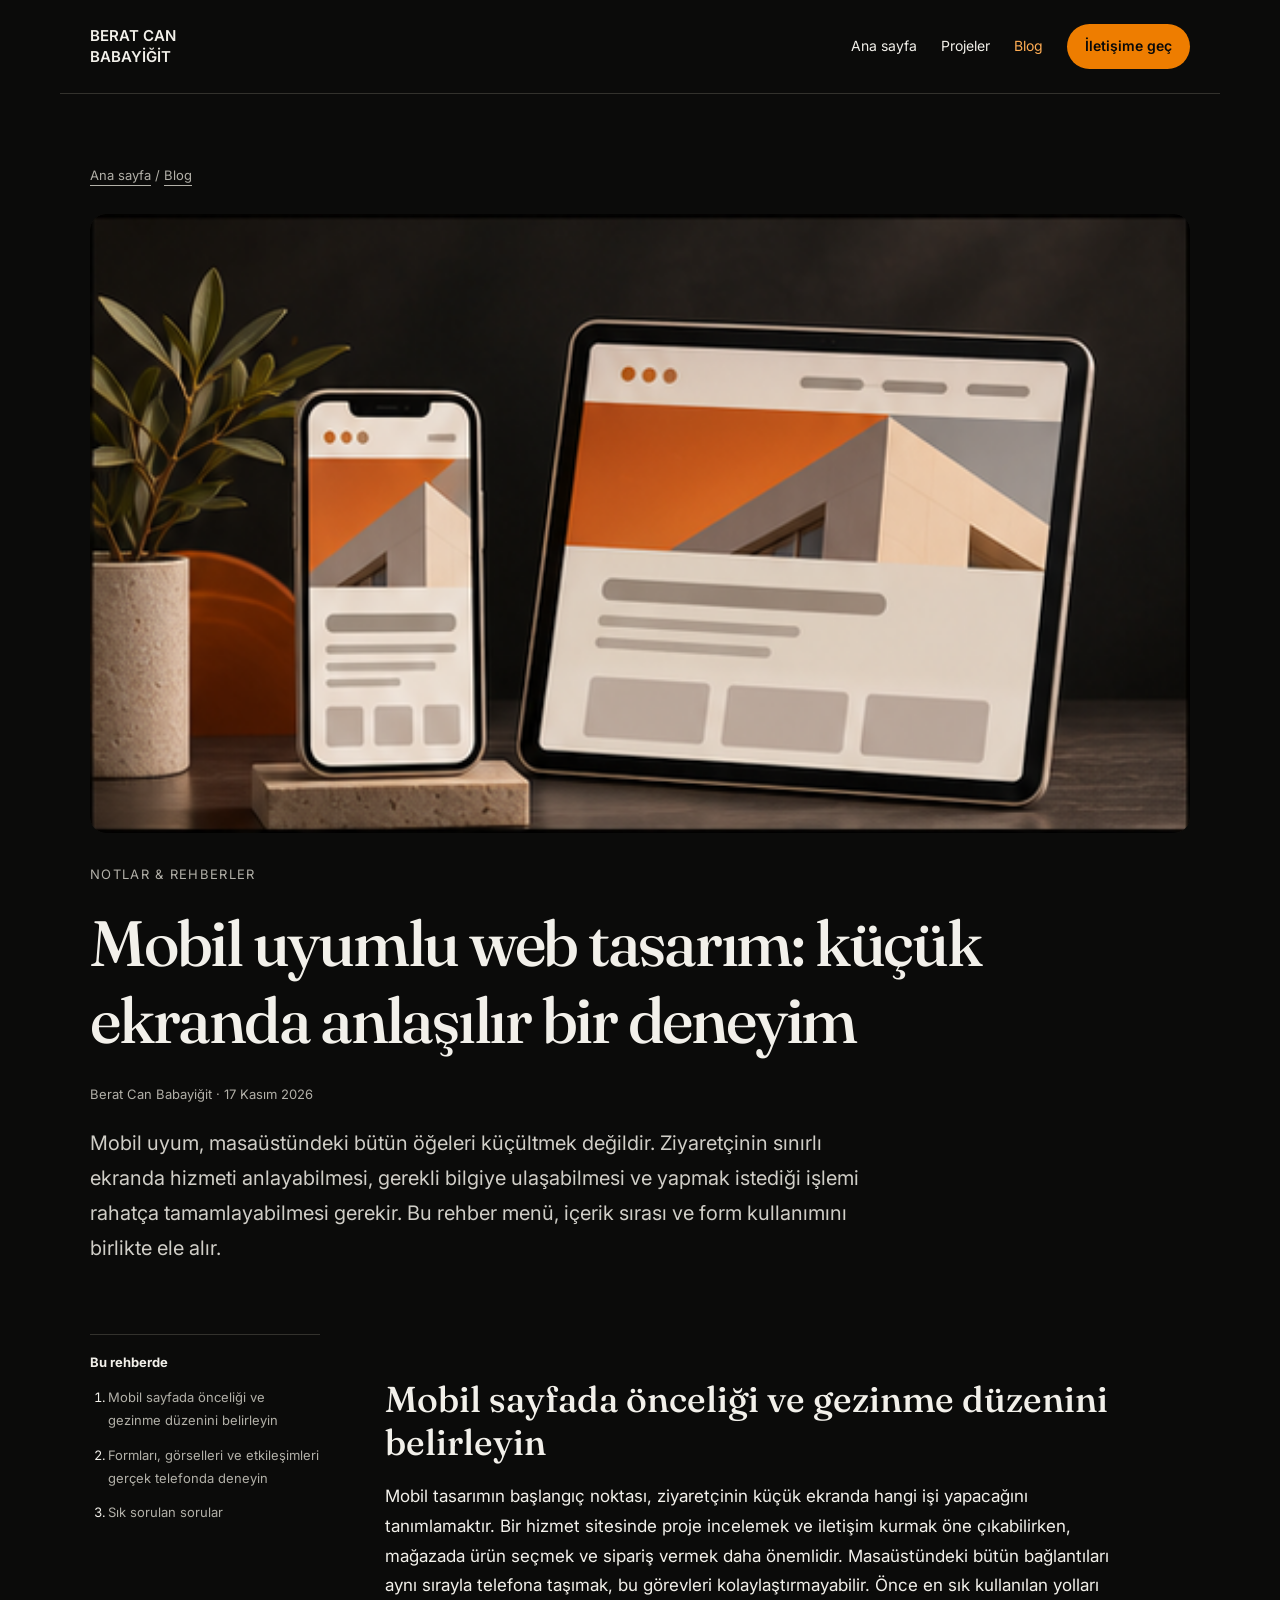
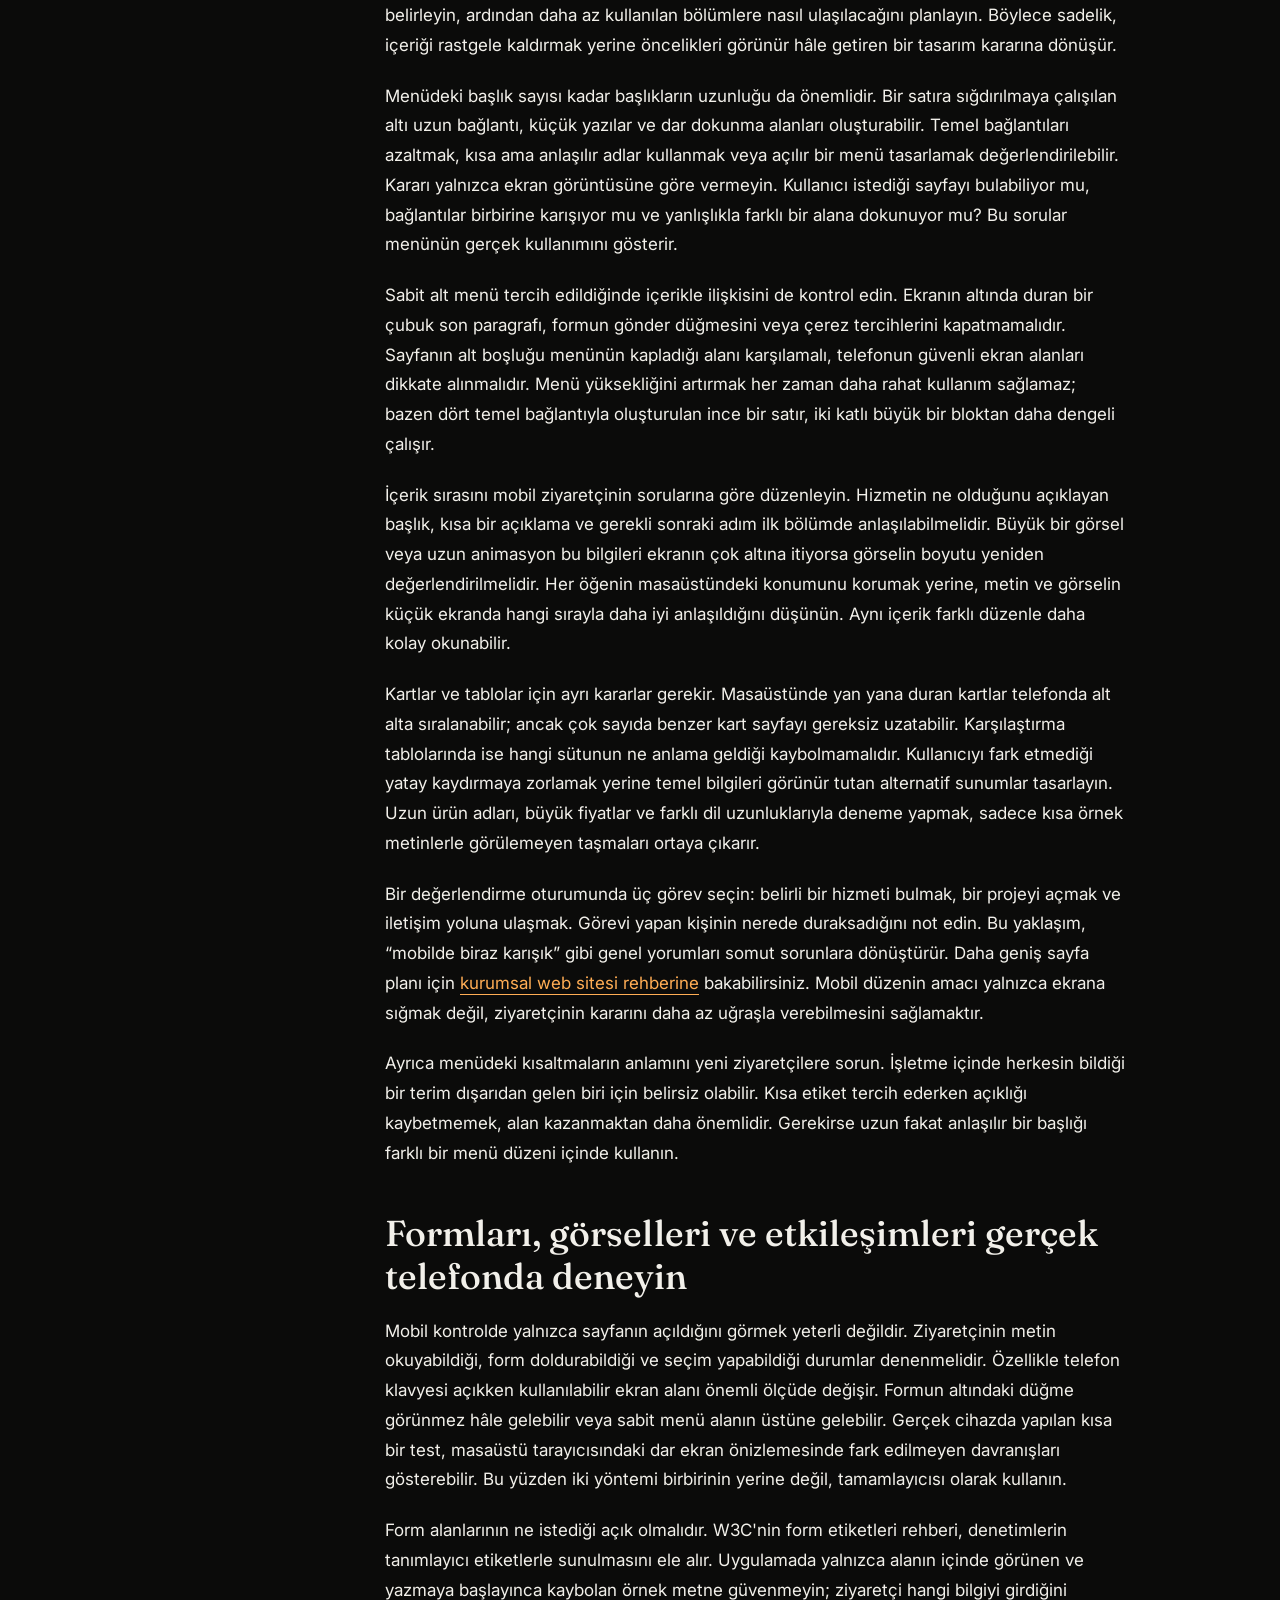
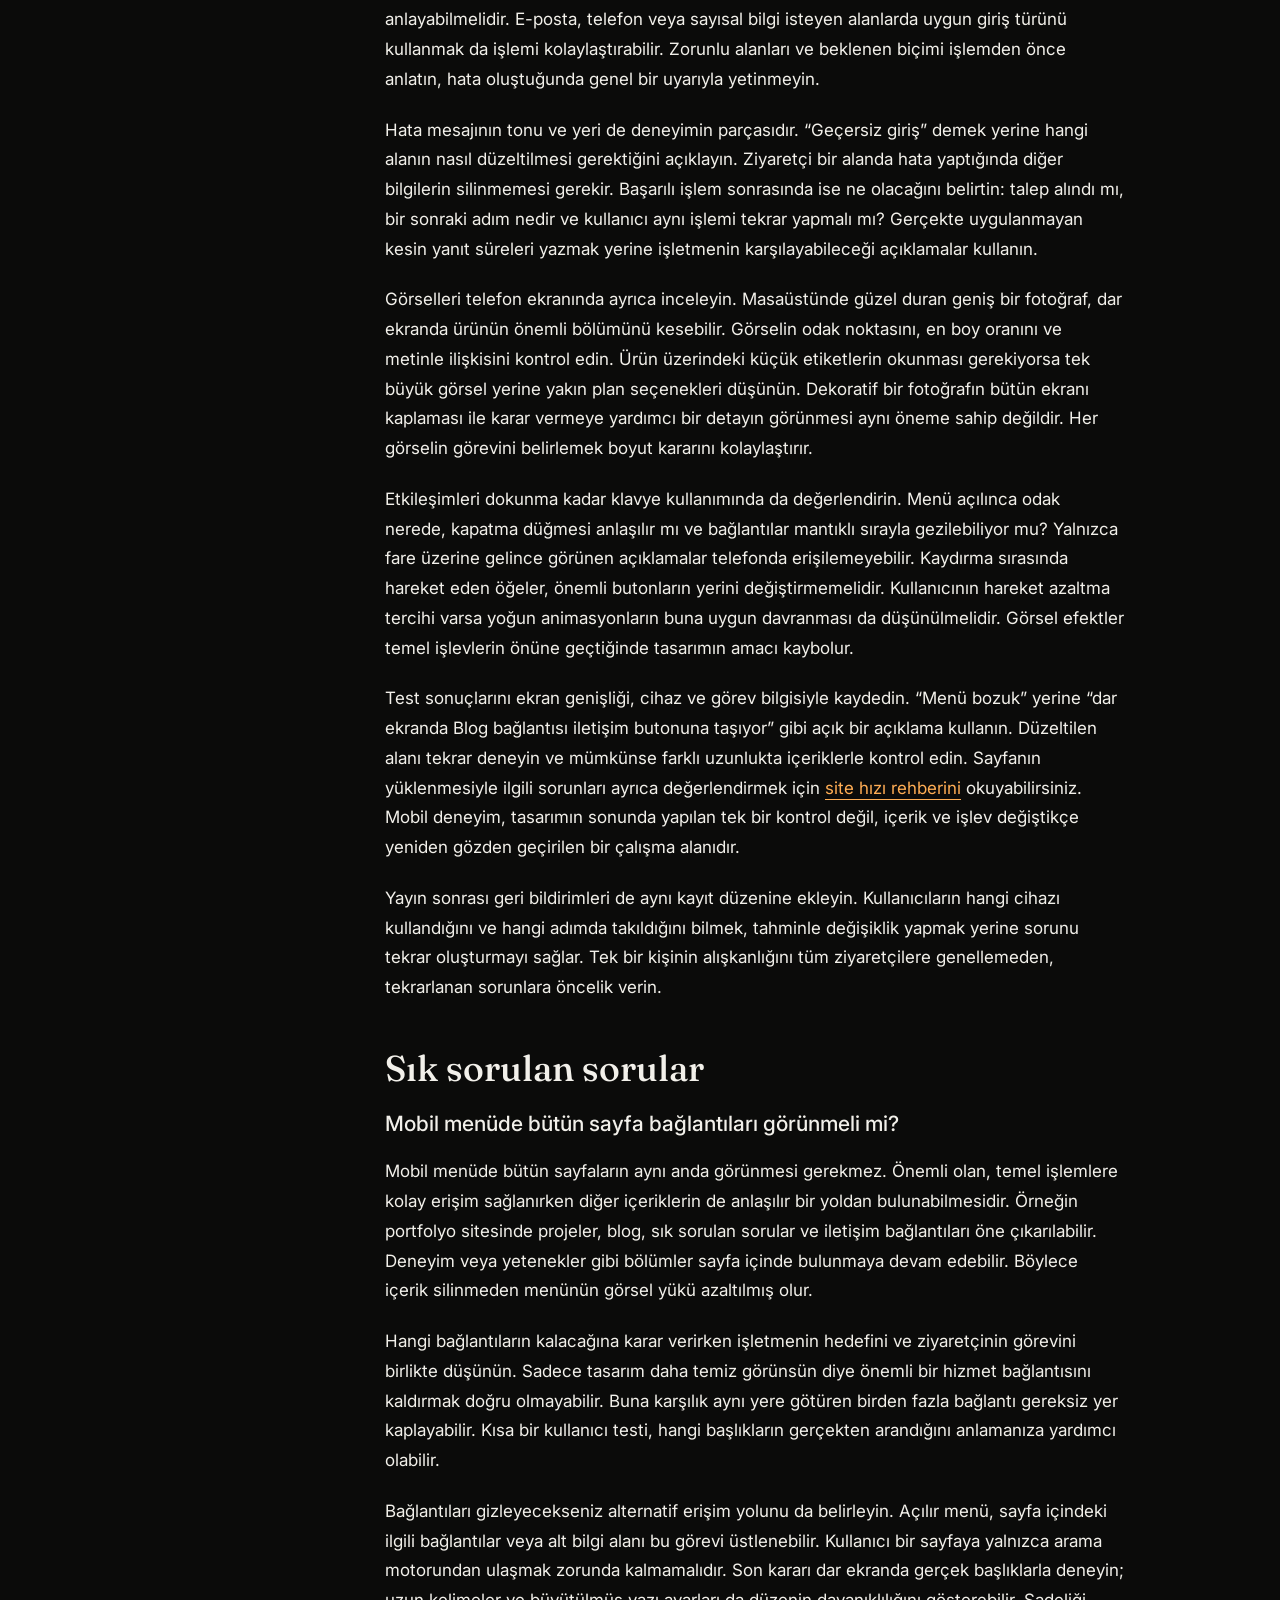
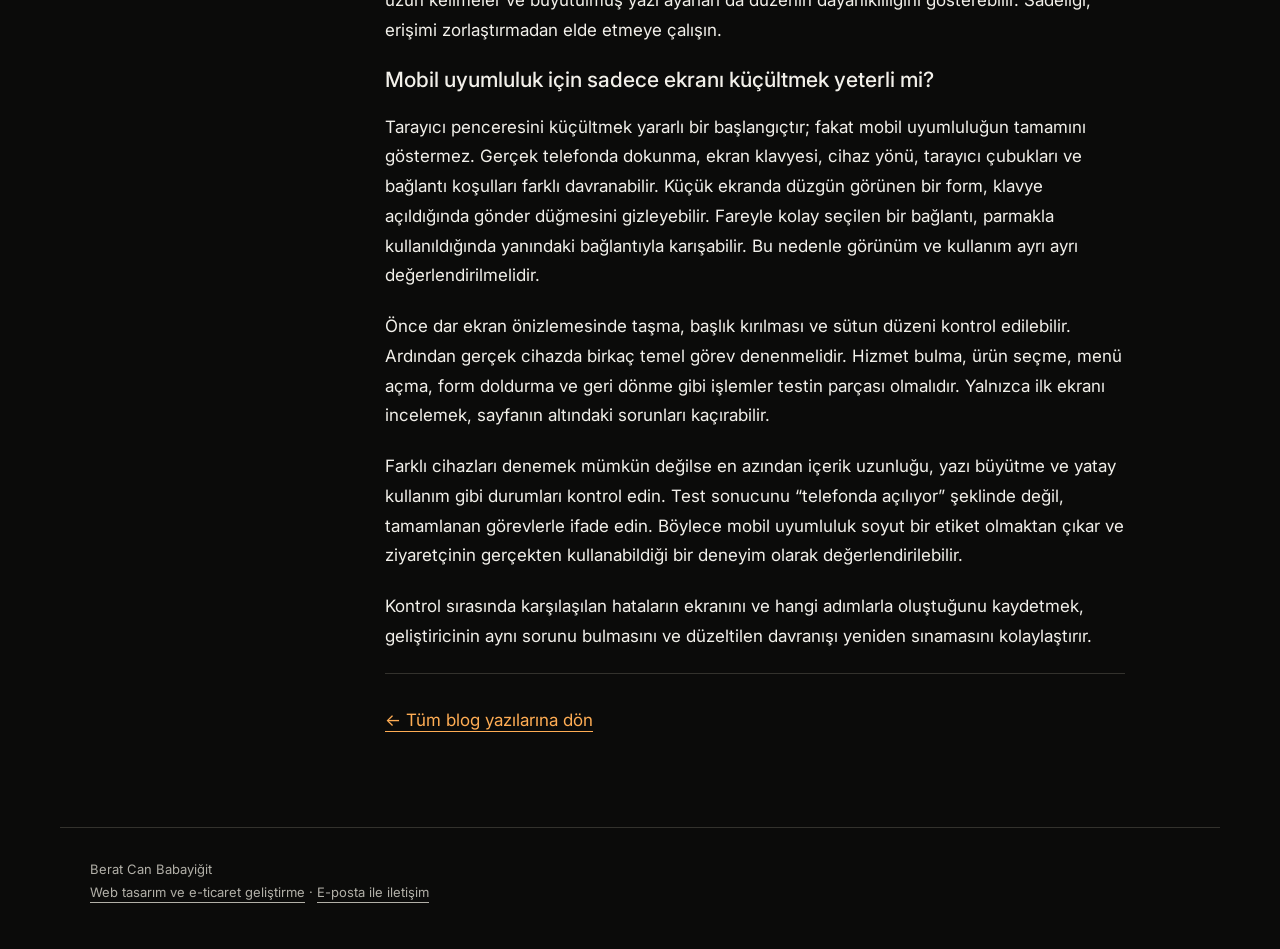
<file: mobil-uyumlu-web-tasarim.html>
<!doctype html><html lang="tr"><head><meta charset="utf-8"><meta name="viewport" content="width=device-width, initial-scale=1"><title>Mobil uyumlu web tasarım: küçük ekranda anlaşılır bir deneyim | Berat Can Babayiğit</title><meta name="description" content="Mobil uyum, masaüstündeki bütün öğeleri küçültmek değildir. Ziyaretçinin sınırlı ekranda hizmeti anlayabilmesi, gerekli bilgiye ulaşabilmesi ve yapmak istediği işlemi rahatça tamamlayabilmesi gerekir. Bu rehber menü, içerik sırası ve form kullanımını birlikte ele alır."><link rel="canonical" href="https://beratcanbabayigit.com/mobil-uyumlu-web-tasarim"><meta property="og:title" content="Mobil uyumlu web tasarım: küçük ekranda anlaşılır bir deneyim"><meta property="og:description" content="Mobil uyum, masaüstündeki bütün öğeleri küçültmek değildir. Ziyaretçinin sınırlı ekranda hizmeti anlayabilmesi, gerekli bilgiye ulaşabilmesi ve yapmak istediği işlemi rahatça tamamlayabilmesi gerekir. Bu rehber menü, içerik sırası ve form kullanımını birlikte ele alır."><meta property="og:url" content="https://beratcanbabayigit.com/mobil-uyumlu-web-tasarim"><meta property="og:type" content="article"><meta property="og:locale" content="tr_TR"><meta name="theme-color" content="#0b0b0a"><link rel="stylesheet" href="/blog.css"><script type="application/ld+json">[{"@context": "https://schema.org", "@type": "BlogPosting", "headline": "Mobil uyumlu web tasarım: küçük ekranda anlaşılır bir deneyim", "description": "Mobil uyum, masaüstündeki bütün öğeleri küçültmek değildir. Ziyaretçinin sınırlı ekranda hizmeti anlayabilmesi, gerekli bilgiye ulaşabilmesi ve yapmak istediği işlemi rahatça tamamlayabilmesi gerekir. Bu rehber menü, içerik sırası ve form kullanımını birlikte ele alır.", "datePublished": "2026-11-17", "dateModified": "2026-11-17", "inLanguage": "tr", "mainEntityOfPage": "https://beratcanbabayigit.com/mobil-uyumlu-web-tasarim", "author": {"@type": "Person", "name": "Berat Can Babayiğit", "url": "https://beratcanbabayigit.com/"}, "image": "https://beratcanbabayigit.com/blog-editorial-sheet.png"}, {"@context": "https://schema.org", "@type": "BreadcrumbList", "itemListElement": [{"@type": "ListItem", "position": 1, "name": "Ana sayfa", "item": "https://beratcanbabayigit.com/"}, {"@type": "ListItem", "position": 2, "name": "Blog", "item": "https://beratcanbabayigit.com/blog"}, {"@type": "ListItem", "position": 3, "name": "Mobil uyumlu web tasarım: küçük ekranda anlaşılır bir deneyim", "item": "https://beratcanbabayigit.com/mobil-uyumlu-web-tasarim"}]}]</script></head><body><a class="skip" href="#icerik">İçeriğe geç</a><header class="shell nav"><a class="brand" href="/">BERAT CAN<br>BABAYİĞİT</a><nav class="nav-links" aria-label="Ana menü"><a href="/">Ana sayfa</a><a href="/projeler">Projeler</a><a href="/blog" aria-current="true">Blog</a><a class="pill" href="/#contact">İletişime geç</a></nav></header><main id="icerik" class="shell"><div class="hero"><nav class="breadcrumb" aria-label="Sayfa yolu"><a href="/">Ana sayfa</a> / <a href="/blog">Blog</a></nav><div class="editorial-image" style="--image-x:0;--image-y:1"><img src="/blog-editorial-sheet.png" alt="Telefon ve tablette uyumlu web tasarımı" width="1059" height="1488" fetchpriority="high" decoding="async"></div><p class="eyebrow">Notlar & rehberler</p><h1>Mobil uyumlu web tasarım: küçük ekranda anlaşılır bir deneyim</h1><p class="meta">Berat Can Babayiğit · <time datetime="2026-11-17">17 Kasım 2026</time></p><p class="lead">Mobil uyum, masaüstündeki bütün öğeleri küçültmek değildir. Ziyaretçinin sınırlı ekranda hizmeti anlayabilmesi, gerekli bilgiye ulaşabilmesi ve yapmak istediği işlemi rahatça tamamlayabilmesi gerekir. Bu rehber menü, içerik sırası ve form kullanımını birlikte ele alır.</p></div><div class="article-layout"><aside class="toc" aria-label="İçindekiler"><strong>Bu rehberde</strong><ol><li><a href="#bolum-1">Mobil sayfada önceliği ve gezinme düzenini belirleyin</a></li><li><a href="#bolum-2">Formları, görselleri ve etkileşimleri gerçek telefonda deneyin</a></li><li><a href="#sorular">Sık sorulan sorular</a></li></ol></aside><article><h2 id="bolum-1">Mobil sayfada önceliği ve gezinme düzenini belirleyin</h2><p>Mobil tasarımın başlangıç noktası, ziyaretçinin küçük ekranda hangi işi yapacağını tanımlamaktır. Bir hizmet sitesinde proje incelemek ve iletişim kurmak öne çıkabilirken, mağazada ürün seçmek ve sipariş vermek daha önemlidir. Masaüstündeki bütün bağlantıları aynı sırayla telefona taşımak, bu görevleri kolaylaştırmayabilir. Önce en sık kullanılan yolları belirleyin, ardından daha az kullanılan bölümlere nasıl ulaşılacağını planlayın. Böylece sadelik, içeriği rastgele kaldırmak yerine öncelikleri görünür hâle getiren bir tasarım kararına dönüşür.</p><p>Menüdeki başlık sayısı kadar başlıkların uzunluğu da önemlidir. Bir satıra sığdırılmaya çalışılan altı uzun bağlantı, küçük yazılar ve dar dokunma alanları oluşturabilir. Temel bağlantıları azaltmak, kısa ama anlaşılır adlar kullanmak veya açılır bir menü tasarlamak değerlendirilebilir. Kararı yalnızca ekran görüntüsüne göre vermeyin. Kullanıcı istediği sayfayı bulabiliyor mu, bağlantılar birbirine karışıyor mu ve yanlışlıkla farklı bir alana dokunuyor mu? Bu sorular menünün gerçek kullanımını gösterir.</p><p>Sabit alt menü tercih edildiğinde içerikle ilişkisini de kontrol edin. Ekranın altında duran bir çubuk son paragrafı, formun gönder düğmesini veya çerez tercihlerini kapatmamalıdır. Sayfanın alt boşluğu menünün kapladığı alanı karşılamalı, telefonun güvenli ekran alanları dikkate alınmalıdır. Menü yüksekliğini artırmak her zaman daha rahat kullanım sağlamaz; bazen dört temel bağlantıyla oluşturulan ince bir satır, iki katlı büyük bir bloktan daha dengeli çalışır.</p><p>İçerik sırasını mobil ziyaretçinin sorularına göre düzenleyin. Hizmetin ne olduğunu açıklayan başlık, kısa bir açıklama ve gerekli sonraki adım ilk bölümde anlaşılabilmelidir. Büyük bir görsel veya uzun animasyon bu bilgileri ekranın çok altına itiyorsa görselin boyutu yeniden değerlendirilmelidir. Her öğenin masaüstündeki konumunu korumak yerine, metin ve görselin küçük ekranda hangi sırayla daha iyi anlaşıldığını düşünün. Aynı içerik farklı düzenle daha kolay okunabilir.</p><p>Kartlar ve tablolar için ayrı kararlar gerekir. Masaüstünde yan yana duran kartlar telefonda alt alta sıralanabilir; ancak çok sayıda benzer kart sayfayı gereksiz uzatabilir. Karşılaştırma tablolarında ise hangi sütunun ne anlama geldiği kaybolmamalıdır. Kullanıcıyı fark etmediği yatay kaydırmaya zorlamak yerine temel bilgileri görünür tutan alternatif sunumlar tasarlayın. Uzun ürün adları, büyük fiyatlar ve farklı dil uzunluklarıyla deneme yapmak, sadece kısa örnek metinlerle görülemeyen taşmaları ortaya çıkarır.</p><p>Bir değerlendirme oturumunda üç görev seçin: belirli bir hizmeti bulmak, bir projeyi açmak ve iletişim yoluna ulaşmak. Görevi yapan kişinin nerede duraksadığını not edin. Bu yaklaşım, “mobilde biraz karışık” gibi genel yorumları somut sorunlara dönüştürür. Daha geniş sayfa planı için <a href="/kurumsal-web-sitesi">kurumsal web sitesi rehberine</a> bakabilirsiniz. Mobil düzenin amacı yalnızca ekrana sığmak değil, ziyaretçinin kararını daha az uğraşla verebilmesini sağlamaktır.</p><p>Ayrıca menüdeki kısaltmaların anlamını yeni ziyaretçilere sorun. İşletme içinde herkesin bildiği bir terim dışarıdan gelen biri için belirsiz olabilir. Kısa etiket tercih ederken açıklığı kaybetmemek, alan kazanmaktan daha önemlidir. Gerekirse uzun fakat anlaşılır bir başlığı farklı bir menü düzeni içinde kullanın.</p><h2 id="bolum-2">Formları, görselleri ve etkileşimleri gerçek telefonda deneyin</h2><p>Mobil kontrolde yalnızca sayfanın açıldığını görmek yeterli değildir. Ziyaretçinin metin okuyabildiği, form doldurabildiği ve seçim yapabildiği durumlar denenmelidir. Özellikle telefon klavyesi açıkken kullanılabilir ekran alanı önemli ölçüde değişir. Formun altındaki düğme görünmez hâle gelebilir veya sabit menü alanın üstüne gelebilir. Gerçek cihazda yapılan kısa bir test, masaüstü tarayıcısındaki dar ekran önizlemesinde fark edilmeyen davranışları gösterebilir. Bu yüzden iki yöntemi birbirinin yerine değil, tamamlayıcısı olarak kullanın.</p><p>Form alanlarının ne istediği açık olmalıdır. W3C&#x27;nin form etiketleri rehberi, denetimlerin tanımlayıcı etiketlerle sunulmasını ele alır. Uygulamada yalnızca alanın içinde görünen ve yazmaya başlayınca kaybolan örnek metne güvenmeyin; ziyaretçi hangi bilgiyi girdiğini anlayabilmelidir. E-posta, telefon veya sayısal bilgi isteyen alanlarda uygun giriş türünü kullanmak da işlemi kolaylaştırabilir. Zorunlu alanları ve beklenen biçimi işlemden önce anlatın, hata oluştuğunda genel bir uyarıyla yetinmeyin.</p><p>Hata mesajının tonu ve yeri de deneyimin parçasıdır. “Geçersiz giriş” demek yerine hangi alanın nasıl düzeltilmesi gerektiğini açıklayın. Ziyaretçi bir alanda hata yaptığında diğer bilgilerin silinmemesi gerekir. Başarılı işlem sonrasında ise ne olacağını belirtin: talep alındı mı, bir sonraki adım nedir ve kullanıcı aynı işlemi tekrar yapmalı mı? Gerçekte uygulanmayan kesin yanıt süreleri yazmak yerine işletmenin karşılayabileceği açıklamalar kullanın.</p><p>Görselleri telefon ekranında ayrıca inceleyin. Masaüstünde güzel duran geniş bir fotoğraf, dar ekranda ürünün önemli bölümünü kesebilir. Görselin odak noktasını, en boy oranını ve metinle ilişkisini kontrol edin. Ürün üzerindeki küçük etiketlerin okunması gerekiyorsa tek büyük görsel yerine yakın plan seçenekleri düşünün. Dekoratif bir fotoğrafın bütün ekranı kaplaması ile karar vermeye yardımcı bir detayın görünmesi aynı öneme sahip değildir. Her görselin görevini belirlemek boyut kararını kolaylaştırır.</p><p>Etkileşimleri dokunma kadar klavye kullanımında da değerlendirin. Menü açılınca odak nerede, kapatma düğmesi anlaşılır mı ve bağlantılar mantıklı sırayla gezilebiliyor mu? Yalnızca fare üzerine gelince görünen açıklamalar telefonda erişilemeyebilir. Kaydırma sırasında hareket eden öğeler, önemli butonların yerini değiştirmemelidir. Kullanıcının hareket azaltma tercihi varsa yoğun animasyonların buna uygun davranması da düşünülmelidir. Görsel efektler temel işlevlerin önüne geçtiğinde tasarımın amacı kaybolur.</p><p>Test sonuçlarını ekran genişliği, cihaz ve görev bilgisiyle kaydedin. “Menü bozuk” yerine “dar ekranda Blog bağlantısı iletişim butonuna taşıyor” gibi açık bir açıklama kullanın. Düzeltilen alanı tekrar deneyin ve mümkünse farklı uzunlukta içeriklerle kontrol edin. Sayfanın yüklenmesiyle ilgili sorunları ayrıca değerlendirmek için <a href="/web-sitesi-hiz-optimizasyonu">site hızı rehberini</a> okuyabilirsiniz. Mobil deneyim, tasarımın sonunda yapılan tek bir kontrol değil, içerik ve işlev değiştikçe yeniden gözden geçirilen bir çalışma alanıdır.</p><p>Yayın sonrası geri bildirimleri de aynı kayıt düzenine ekleyin. Kullanıcıların hangi cihazı kullandığını ve hangi adımda takıldığını bilmek, tahminle değişiklik yapmak yerine sorunu tekrar oluşturmayı sağlar. Tek bir kişinin alışkanlığını tüm ziyaretçilere genellemeden, tekrarlanan sorunlara öncelik verin.</p><h2 id="sorular">Sık sorulan sorular</h2><h3>Mobil menüde bütün sayfa bağlantıları görünmeli mi?</h3><p>Mobil menüde bütün sayfaların aynı anda görünmesi gerekmez. Önemli olan, temel işlemlere kolay erişim sağlanırken diğer içeriklerin de anlaşılır bir yoldan bulunabilmesidir. Örneğin portfolyo sitesinde projeler, blog, sık sorulan sorular ve iletişim bağlantıları öne çıkarılabilir. Deneyim veya yetenekler gibi bölümler sayfa içinde bulunmaya devam edebilir. Böylece içerik silinmeden menünün görsel yükü azaltılmış olur.</p><p>Hangi bağlantıların kalacağına karar verirken işletmenin hedefini ve ziyaretçinin görevini birlikte düşünün. Sadece tasarım daha temiz görünsün diye önemli bir hizmet bağlantısını kaldırmak doğru olmayabilir. Buna karşılık aynı yere götüren birden fazla bağlantı gereksiz yer kaplayabilir. Kısa bir kullanıcı testi, hangi başlıkların gerçekten arandığını anlamanıza yardımcı olabilir.</p><p>Bağlantıları gizleyecekseniz alternatif erişim yolunu da belirleyin. Açılır menü, sayfa içindeki ilgili bağlantılar veya alt bilgi alanı bu görevi üstlenebilir. Kullanıcı bir sayfaya yalnızca arama motorundan ulaşmak zorunda kalmamalıdır. Son kararı dar ekranda gerçek başlıklarla deneyin; uzun kelimeler ve büyütülmüş yazı ayarları da düzenin dayanıklılığını gösterebilir. Sadeliği, erişimi zorlaştırmadan elde etmeye çalışın.</p><h3>Mobil uyumluluk için sadece ekranı küçültmek yeterli mi?</h3><p>Tarayıcı penceresini küçültmek yararlı bir başlangıçtır; fakat mobil uyumluluğun tamamını göstermez. Gerçek telefonda dokunma, ekran klavyesi, cihaz yönü, tarayıcı çubukları ve bağlantı koşulları farklı davranabilir. Küçük ekranda düzgün görünen bir form, klavye açıldığında gönder düğmesini gizleyebilir. Fareyle kolay seçilen bir bağlantı, parmakla kullanıldığında yanındaki bağlantıyla karışabilir. Bu nedenle görünüm ve kullanım ayrı ayrı değerlendirilmelidir.</p><p>Önce dar ekran önizlemesinde taşma, başlık kırılması ve sütun düzeni kontrol edilebilir. Ardından gerçek cihazda birkaç temel görev denenmelidir. Hizmet bulma, ürün seçme, menü açma, form doldurma ve geri dönme gibi işlemler testin parçası olmalıdır. Yalnızca ilk ekranı incelemek, sayfanın altındaki sorunları kaçırabilir.</p><p>Farklı cihazları denemek mümkün değilse en azından içerik uzunluğu, yazı büyütme ve yatay kullanım gibi durumları kontrol edin. Test sonucunu “telefonda açılıyor” şeklinde değil, tamamlanan görevlerle ifade edin. Böylece mobil uyumluluk soyut bir etiket olmaktan çıkar ve ziyaretçinin gerçekten kullanabildiği bir deneyim olarak değerlendirilebilir.</p><p>Kontrol sırasında karşılaşılan hataların ekranını ve hangi adımlarla oluştuğunu kaydetmek, geliştiricinin aynı sorunu bulmasını ve düzeltilen davranışı yeniden sınamasını kolaylaştırır.</p><div class="related"><a href="/blog">← Tüm blog yazılarına dön</a></div></article></div></main><footer class="shell footer">Berat Can Babayiğit<br><a href="/">Web tasarım ve e-ticaret geliştirme</a> · <a href="mailto:beratcanbabayigitt@gmail.com">E-posta ile iletişim</a></footer></body></html>
</file>
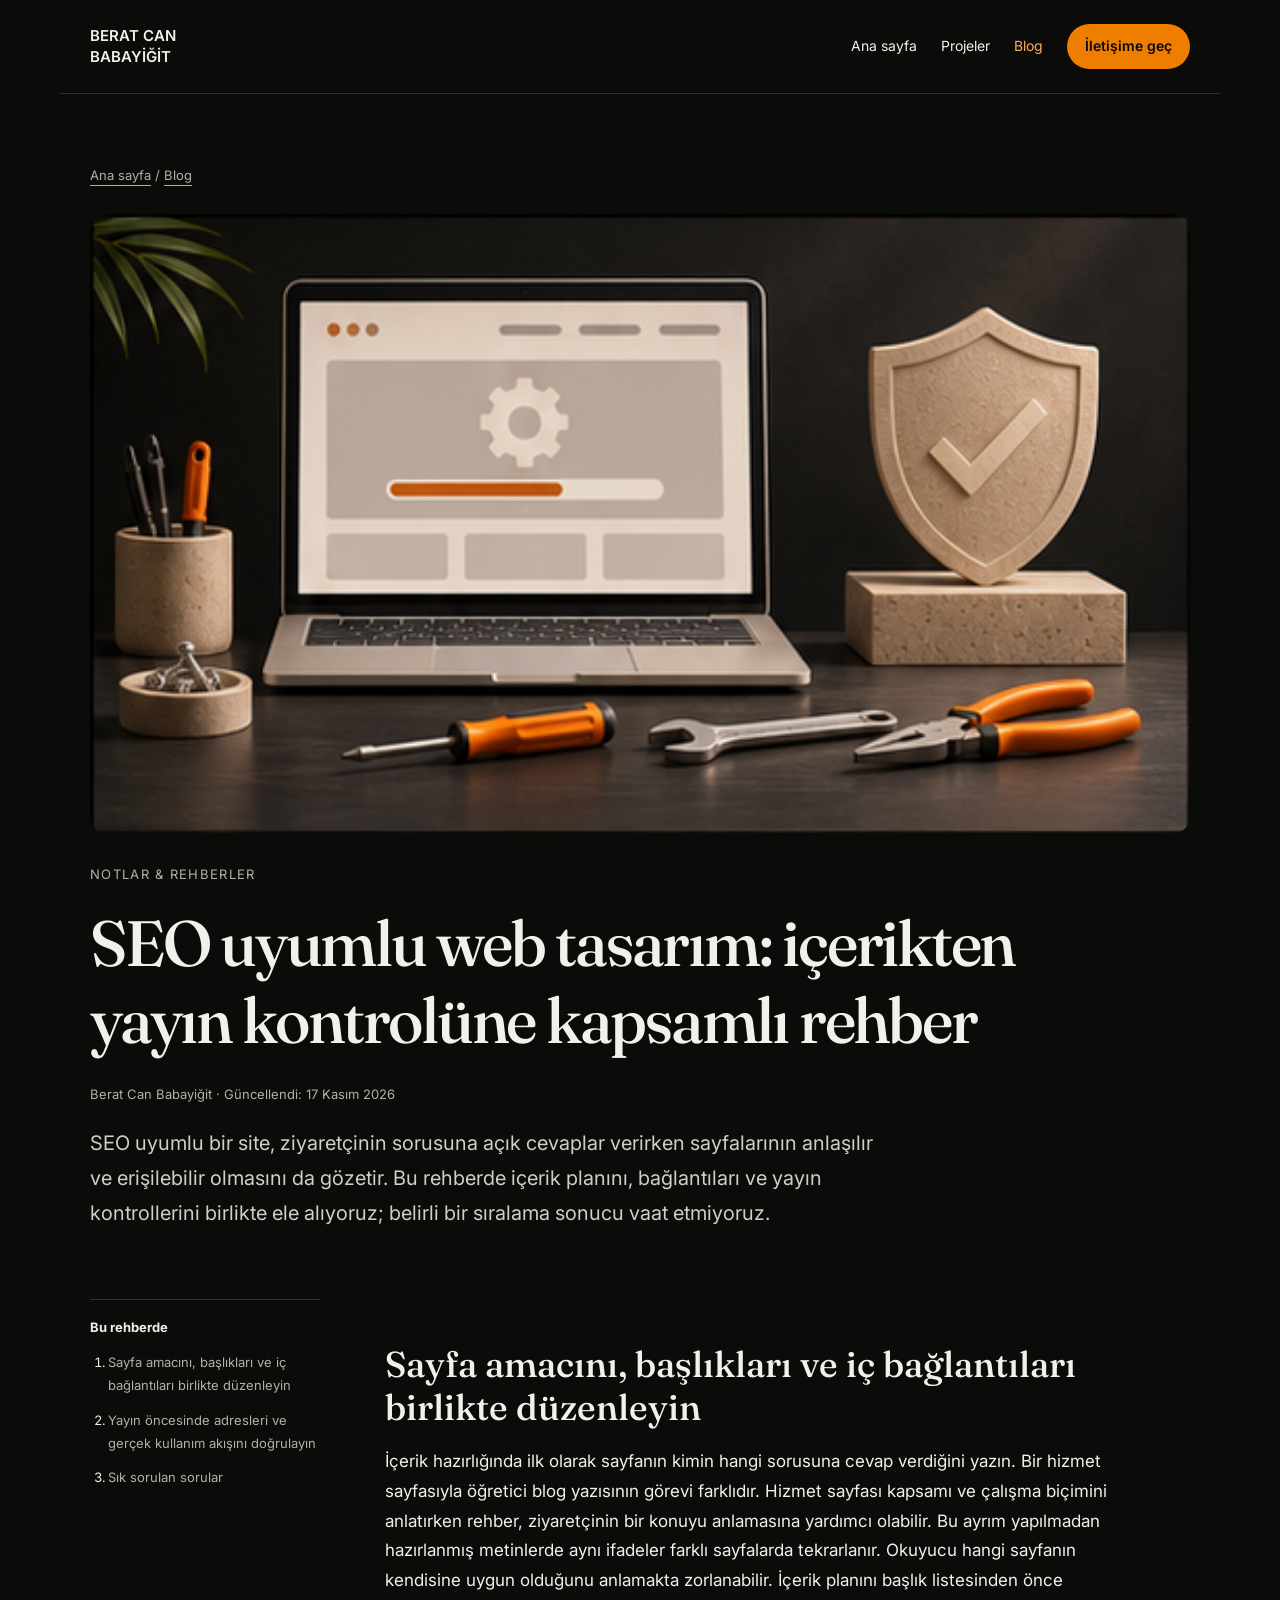
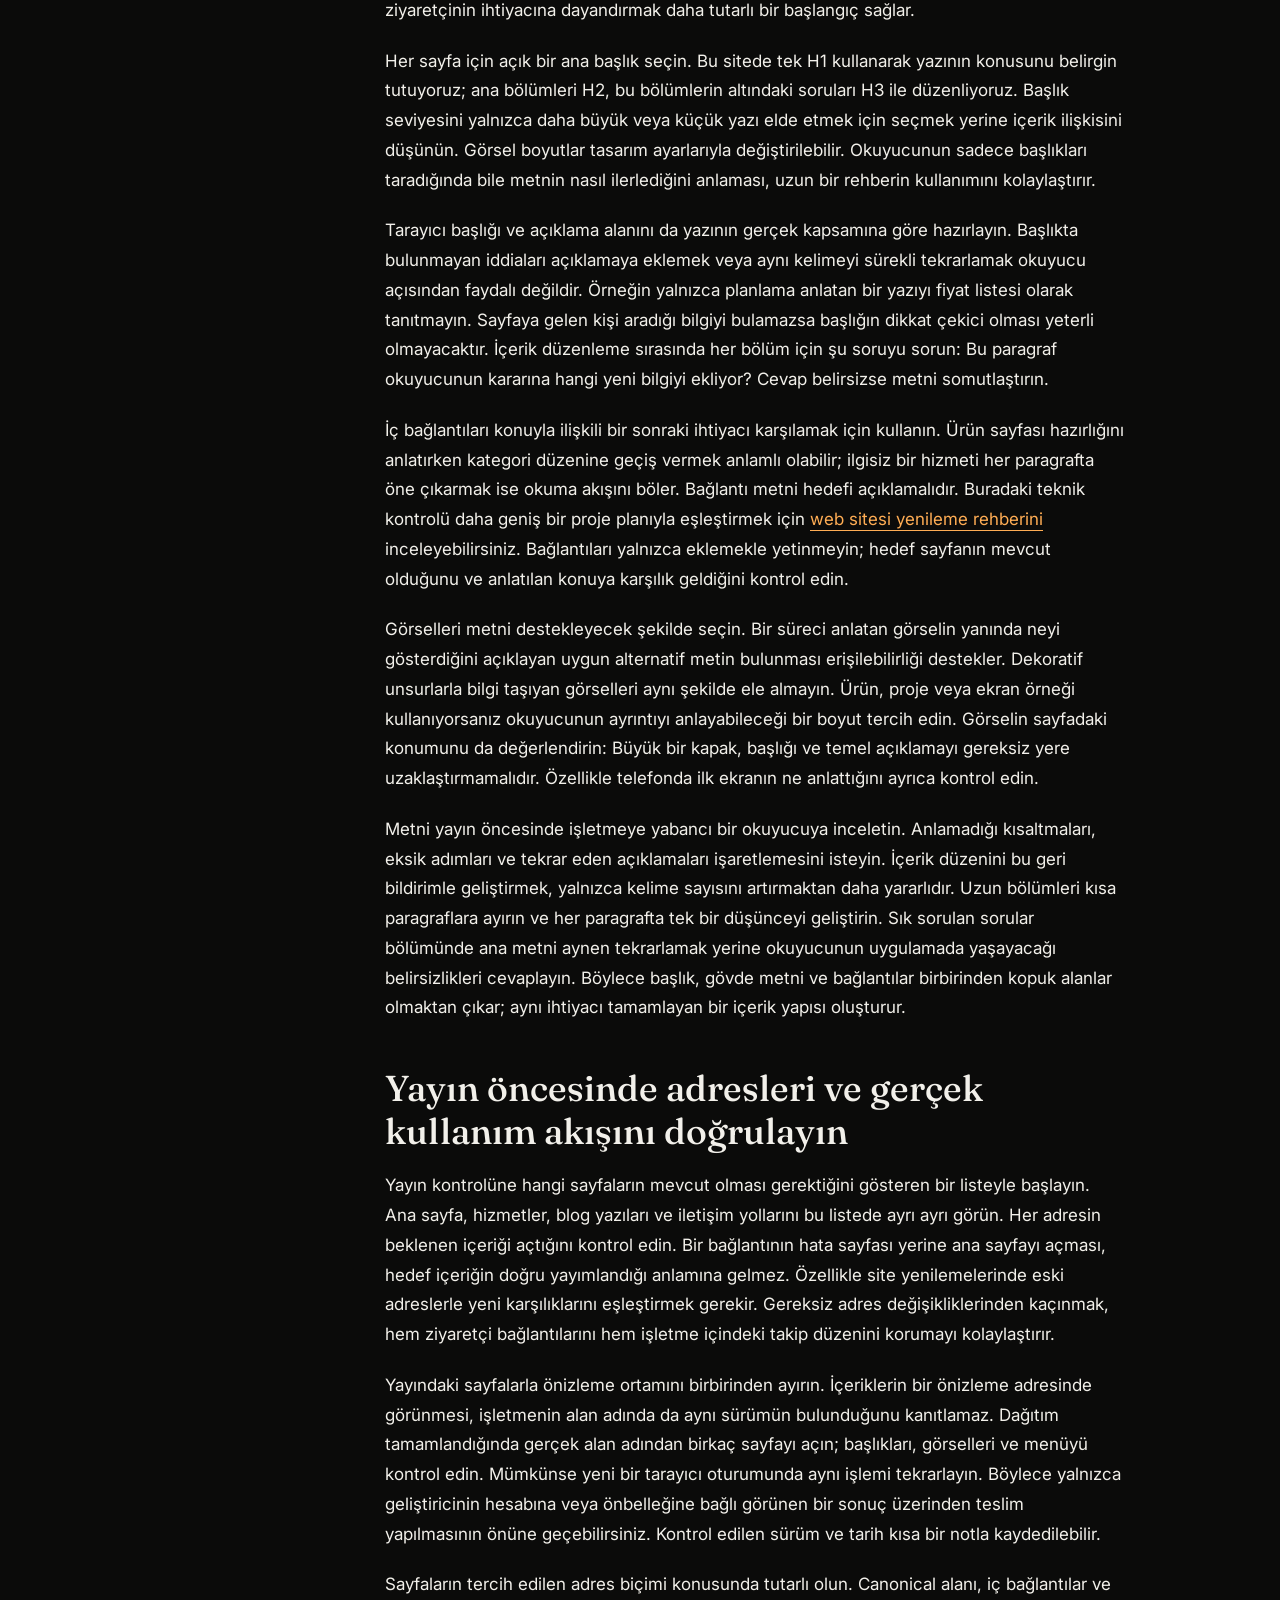
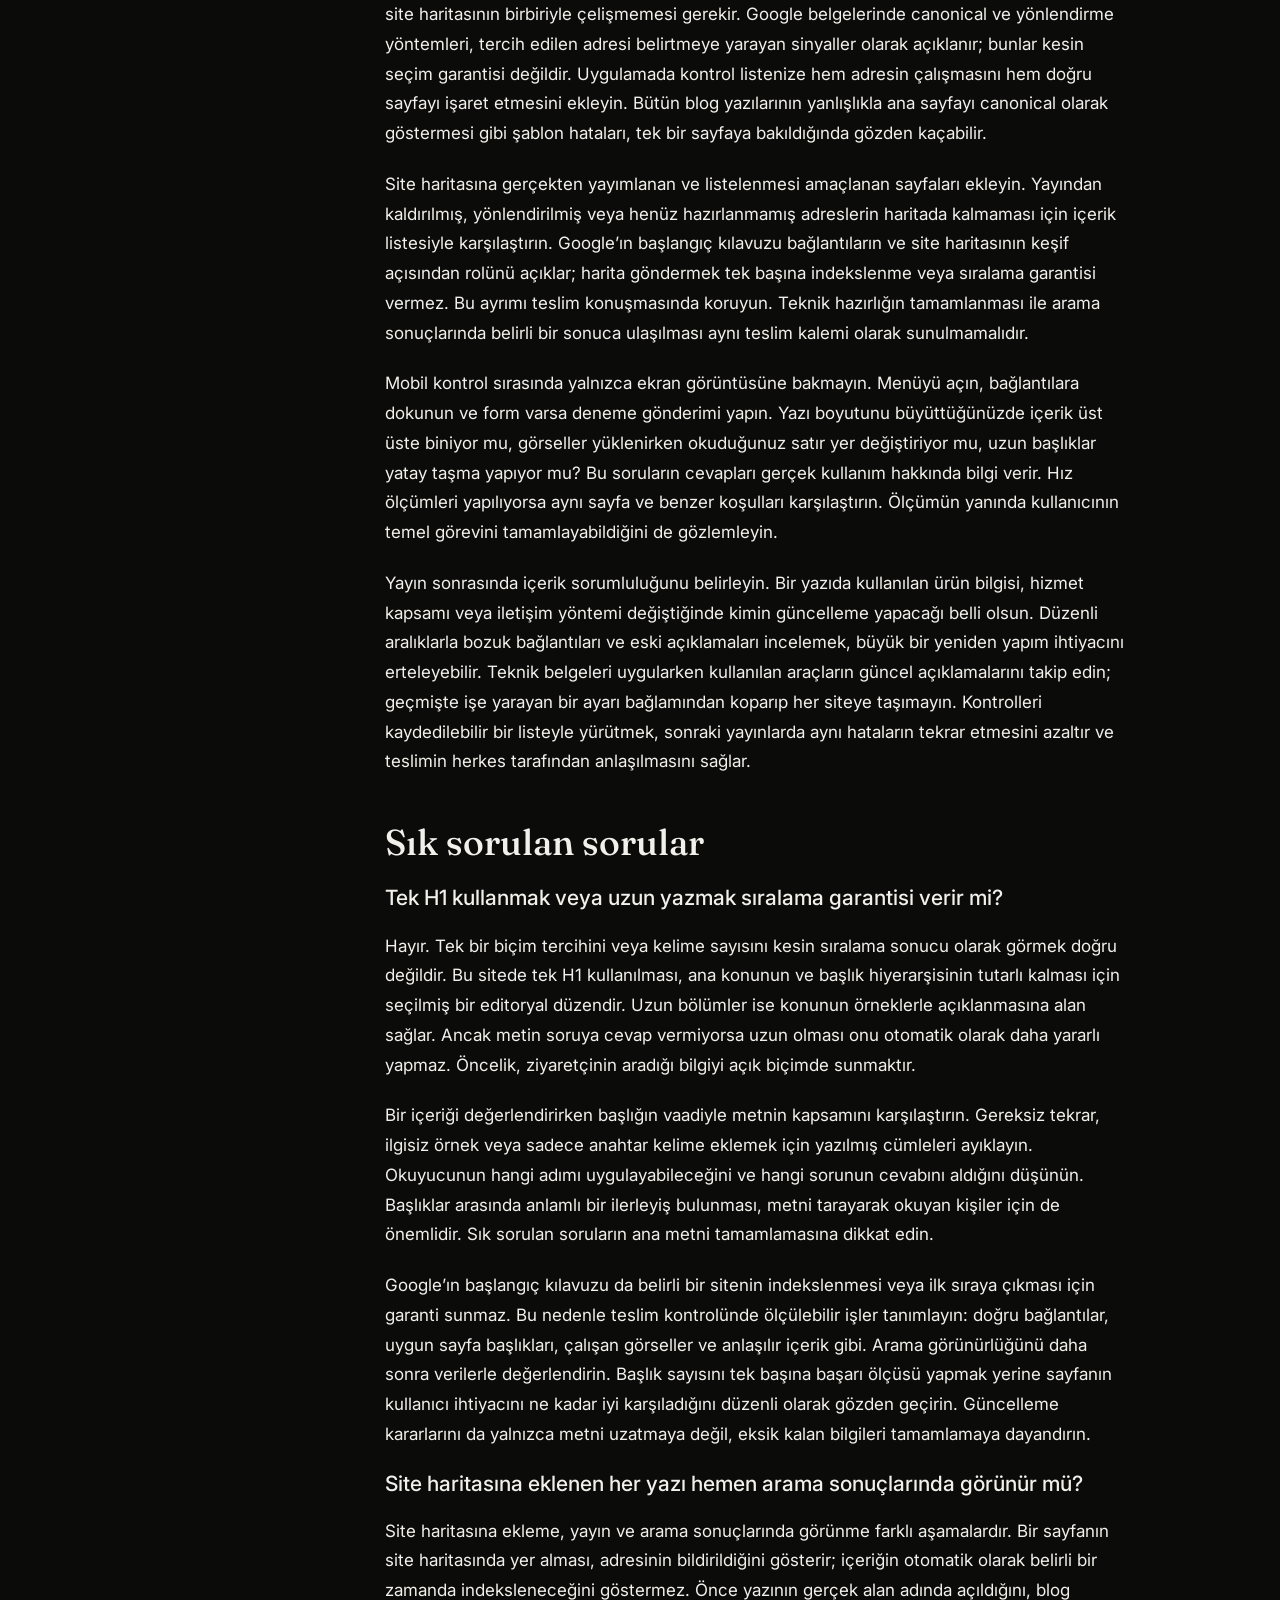
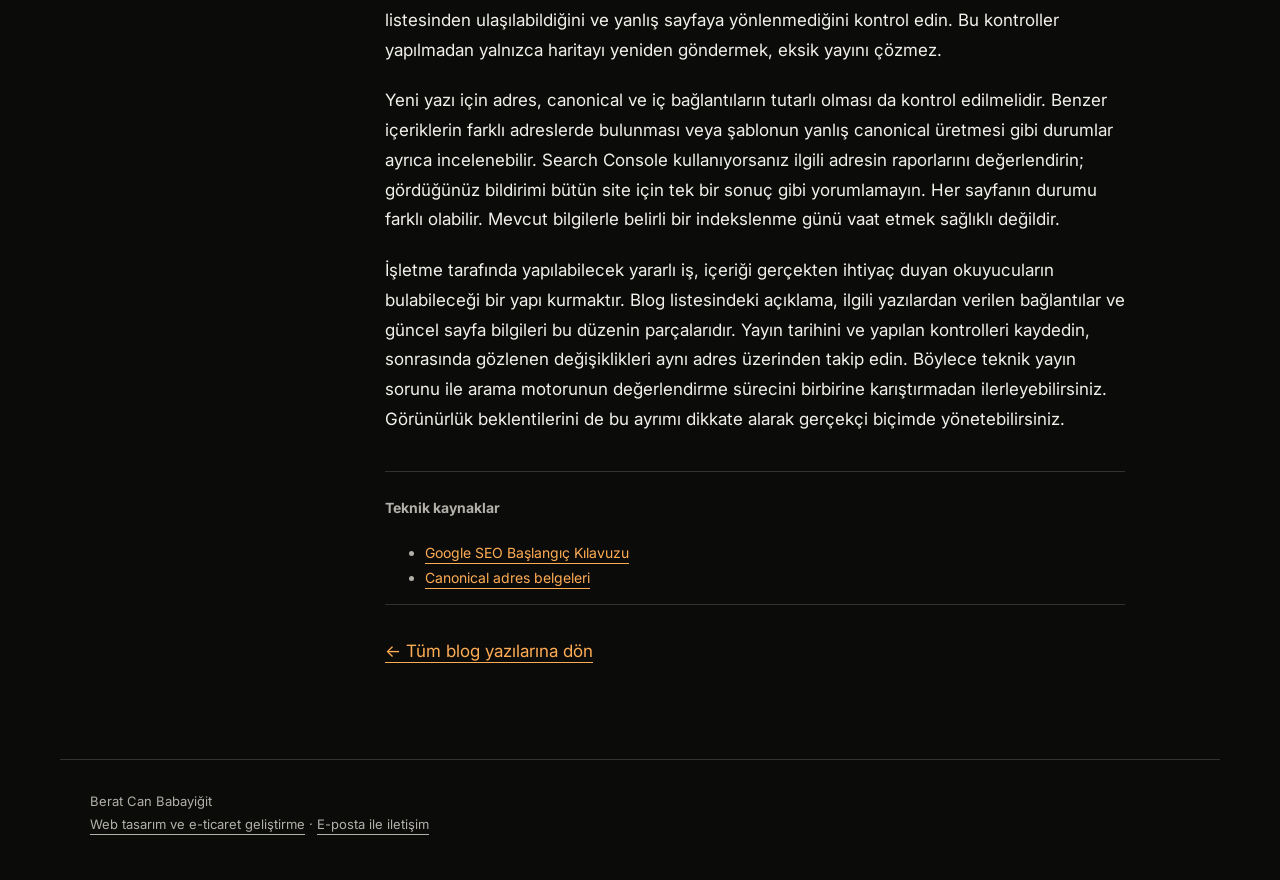
<file: seo-uyumlu-web-tasarim.html>
<!doctype html><html lang="tr"><head><meta charset="utf-8"><meta name="viewport" content="width=device-width, initial-scale=1"><title>SEO uyumlu web tasarım: içerikten yayın kontrolüne kapsamlı rehber | Berat Can Babayiğit</title><meta name="description" content="SEO uyumlu bir site, ziyaretçinin sorusuna açık cevaplar verirken sayfalarının anlaşılır ve erişilebilir olmasını da gözetir. Bu rehberde içerik planını, bağlantıları ve yayın kontrollerini birlikte ele alıyoruz; belirli bir sıralama sonucu vaat etmiyoruz."><link rel="canonical" href="https://beratcanbabayigit.com/seo-uyumlu-web-tasarim"><meta property="og:title" content="SEO uyumlu web tasarım: içerikten yayın kontrolüne kapsamlı rehber"><meta property="og:description" content="SEO uyumlu bir site, ziyaretçinin sorusuna açık cevaplar verirken sayfalarının anlaşılır ve erişilebilir olmasını da gözetir. Bu rehberde içerik planını, bağlantıları ve yayın kontrollerini birlikte ele alıyoruz; belirli bir sıralama sonucu vaat etmiyoruz."><meta property="og:url" content="https://beratcanbabayigit.com/seo-uyumlu-web-tasarim"><meta property="og:type" content="article"><meta property="og:locale" content="tr_TR"><meta name="theme-color" content="#0b0b0a"><link rel="stylesheet" href="/blog.css"><script type="application/ld+json">[{"@context": "https://schema.org", "@type": "BlogPosting", "headline": "SEO uyumlu web tasarım: içerikten yayın kontrolüne kapsamlı rehber", "description": "SEO uyumlu bir site, ziyaretçinin sorusuna açık cevaplar verirken sayfalarının anlaşılır ve erişilebilir olmasını da gözetir. Bu rehberde içerik planını, bağlantıları ve yayın kontrollerini birlikte ele alıyoruz; belirli bir sıralama sonucu vaat etmiyoruz.", "datePublished": "2026-10-24", "dateModified": "2026-11-17", "inLanguage": "tr", "mainEntityOfPage": "https://beratcanbabayigit.com/seo-uyumlu-web-tasarim", "author": {"@type": "Person", "name": "Berat Can Babayiğit", "url": "https://beratcanbabayigit.com/"}, "image": "https://beratcanbabayigit.com/blog-editorial-sheet.png"}, {"@context": "https://schema.org", "@type": "BreadcrumbList", "itemListElement": [{"@type": "ListItem", "position": 1, "name": "Ana sayfa", "item": "https://beratcanbabayigit.com/"}, {"@type": "ListItem", "position": 2, "name": "Blog", "item": "https://beratcanbabayigit.com/blog"}, {"@type": "ListItem", "position": 3, "name": "SEO uyumlu web tasarım: içerikten yayın kontrolüne kapsamlı rehber", "item": "https://beratcanbabayigit.com/seo-uyumlu-web-tasarim"}]}]</script></head><body><a class="skip" href="#icerik">İçeriğe geç</a><header class="shell nav"><a class="brand" href="/">BERAT CAN<br>BABAYİĞİT</a><nav class="nav-links" aria-label="Ana menü"><a href="/">Ana sayfa</a><a href="/projeler">Projeler</a><a href="/blog" aria-current="true">Blog</a><a class="pill" href="/#contact">İletişime geç</a></nav></header><main id="icerik" class="shell"><div class="hero"><nav class="breadcrumb" aria-label="Sayfa yolu"><a href="/">Ana sayfa</a> / <a href="/blog">Blog</a></nav><div class="editorial-image" style="--image-x:1;--image-y:4"><img src="/blog-editorial-sheet.png" alt="Web sitesi teknik kontrol ve bakım ekranı" width="1059" height="1488" fetchpriority="high" decoding="async"></div><p class="eyebrow">Notlar & rehberler</p><h1>SEO uyumlu web tasarım: içerikten yayın kontrolüne kapsamlı rehber</h1><p class="meta">Berat Can Babayiğit · <time datetime="2026-11-17">Güncellendi: 17 Kasım 2026</time></p><p class="lead">SEO uyumlu bir site, ziyaretçinin sorusuna açık cevaplar verirken sayfalarının anlaşılır ve erişilebilir olmasını da gözetir. Bu rehberde içerik planını, bağlantıları ve yayın kontrollerini birlikte ele alıyoruz; belirli bir sıralama sonucu vaat etmiyoruz.</p></div><div class="article-layout"><aside class="toc" aria-label="İçindekiler"><strong>Bu rehberde</strong><ol><li><a href="#bolum-1">Sayfa amacını, başlıkları ve iç bağlantıları birlikte düzenleyin</a></li><li><a href="#bolum-2">Yayın öncesinde adresleri ve gerçek kullanım akışını doğrulayın</a></li><li><a href="#sorular">Sık sorulan sorular</a></li></ol></aside><article><h2 id="bolum-1">Sayfa amacını, başlıkları ve iç bağlantıları birlikte düzenleyin</h2><p>İçerik hazırlığında ilk olarak sayfanın kimin hangi sorusuna cevap verdiğini yazın. Bir hizmet sayfasıyla öğretici blog yazısının görevi farklıdır. Hizmet sayfası kapsamı ve çalışma biçimini anlatırken rehber, ziyaretçinin bir konuyu anlamasına yardımcı olabilir. Bu ayrım yapılmadan hazırlanmış metinlerde aynı ifadeler farklı sayfalarda tekrarlanır. Okuyucu hangi sayfanın kendisine uygun olduğunu anlamakta zorlanabilir. İçerik planını başlık listesinden önce ziyaretçinin ihtiyacına dayandırmak daha tutarlı bir başlangıç sağlar.</p><p>Her sayfa için açık bir ana başlık seçin. Bu sitede tek H1 kullanarak yazının konusunu belirgin tutuyoruz; ana bölümleri H2, bu bölümlerin altındaki soruları H3 ile düzenliyoruz. Başlık seviyesini yalnızca daha büyük veya küçük yazı elde etmek için seçmek yerine içerik ilişkisini düşünün. Görsel boyutlar tasarım ayarlarıyla değiştirilebilir. Okuyucunun sadece başlıkları taradığında bile metnin nasıl ilerlediğini anlaması, uzun bir rehberin kullanımını kolaylaştırır.</p><p>Tarayıcı başlığı ve açıklama alanını da yazının gerçek kapsamına göre hazırlayın. Başlıkta bulunmayan iddiaları açıklamaya eklemek veya aynı kelimeyi sürekli tekrarlamak okuyucu açısından faydalı değildir. Örneğin yalnızca planlama anlatan bir yazıyı fiyat listesi olarak tanıtmayın. Sayfaya gelen kişi aradığı bilgiyi bulamazsa başlığın dikkat çekici olması yeterli olmayacaktır. İçerik düzenleme sırasında her bölüm için şu soruyu sorun: Bu paragraf okuyucunun kararına hangi yeni bilgiyi ekliyor? Cevap belirsizse metni somutlaştırın.</p><p>İç bağlantıları konuyla ilişkili bir sonraki ihtiyacı karşılamak için kullanın. Ürün sayfası hazırlığını anlatırken kategori düzenine geçiş vermek anlamlı olabilir; ilgisiz bir hizmeti her paragrafta öne çıkarmak ise okuma akışını böler. Bağlantı metni hedefi açıklamalıdır. Buradaki teknik kontrolü daha geniş bir proje planıyla eşleştirmek için <a href="/web-sitesi-yenileme">web sitesi yenileme rehberini</a> inceleyebilirsiniz. Bağlantıları yalnızca eklemekle yetinmeyin; hedef sayfanın mevcut olduğunu ve anlatılan konuya karşılık geldiğini kontrol edin.</p><p>Görselleri metni destekleyecek şekilde seçin. Bir süreci anlatan görselin yanında neyi gösterdiğini açıklayan uygun alternatif metin bulunması erişilebilirliği destekler. Dekoratif unsurlarla bilgi taşıyan görselleri aynı şekilde ele almayın. Ürün, proje veya ekran örneği kullanıyorsanız okuyucunun ayrıntıyı anlayabileceği bir boyut tercih edin. Görselin sayfadaki konumunu da değerlendirin: Büyük bir kapak, başlığı ve temel açıklamayı gereksiz yere uzaklaştırmamalıdır. Özellikle telefonda ilk ekranın ne anlattığını ayrıca kontrol edin.</p><p>Metni yayın öncesinde işletmeye yabancı bir okuyucuya inceletin. Anlamadığı kısaltmaları, eksik adımları ve tekrar eden açıklamaları işaretlemesini isteyin. İçerik düzenini bu geri bildirimle geliştirmek, yalnızca kelime sayısını artırmaktan daha yararlıdır. Uzun bölümleri kısa paragraflara ayırın ve her paragrafta tek bir düşünceyi geliştirin. Sık sorulan sorular bölümünde ana metni aynen tekrarlamak yerine okuyucunun uygulamada yaşayacağı belirsizlikleri cevaplayın. Böylece başlık, gövde metni ve bağlantılar birbirinden kopuk alanlar olmaktan çıkar; aynı ihtiyacı tamamlayan bir içerik yapısı oluşturur.</p><h2 id="bolum-2">Yayın öncesinde adresleri ve gerçek kullanım akışını doğrulayın</h2><p>Yayın kontrolüne hangi sayfaların mevcut olması gerektiğini gösteren bir listeyle başlayın. Ana sayfa, hizmetler, blog yazıları ve iletişim yollarını bu listede ayrı ayrı görün. Her adresin beklenen içeriği açtığını kontrol edin. Bir bağlantının hata sayfası yerine ana sayfayı açması, hedef içeriğin doğru yayımlandığı anlamına gelmez. Özellikle site yenilemelerinde eski adreslerle yeni karşılıklarını eşleştirmek gerekir. Gereksiz adres değişikliklerinden kaçınmak, hem ziyaretçi bağlantılarını hem işletme içindeki takip düzenini korumayı kolaylaştırır.</p><p>Yayındaki sayfalarla önizleme ortamını birbirinden ayırın. İçeriklerin bir önizleme adresinde görünmesi, işletmenin alan adında da aynı sürümün bulunduğunu kanıtlamaz. Dağıtım tamamlandığında gerçek alan adından birkaç sayfayı açın; başlıkları, görselleri ve menüyü kontrol edin. Mümkünse yeni bir tarayıcı oturumunda aynı işlemi tekrarlayın. Böylece yalnızca geliştiricinin hesabına veya önbelleğine bağlı görünen bir sonuç üzerinden teslim yapılmasının önüne geçebilirsiniz. Kontrol edilen sürüm ve tarih kısa bir notla kaydedilebilir.</p><p>Sayfaların tercih edilen adres biçimi konusunda tutarlı olun. Canonical alanı, iç bağlantılar ve site haritasının birbiriyle çelişmemesi gerekir. Google belgelerinde canonical ve yönlendirme yöntemleri, tercih edilen adresi belirtmeye yarayan sinyaller olarak açıklanır; bunlar kesin seçim garantisi değildir. Uygulamada kontrol listenize hem adresin çalışmasını hem doğru sayfayı işaret etmesini ekleyin. Bütün blog yazılarının yanlışlıkla ana sayfayı canonical olarak göstermesi gibi şablon hataları, tek bir sayfaya bakıldığında gözden kaçabilir.</p><p>Site haritasına gerçekten yayımlanan ve listelenmesi amaçlanan sayfaları ekleyin. Yayından kaldırılmış, yönlendirilmiş veya henüz hazırlanmamış adreslerin haritada kalmaması için içerik listesiyle karşılaştırın. Google’ın başlangıç kılavuzu bağlantıların ve site haritasının keşif açısından rolünü açıklar; harita göndermek tek başına indekslenme veya sıralama garantisi vermez. Bu ayrımı teslim konuşmasında koruyun. Teknik hazırlığın tamamlanması ile arama sonuçlarında belirli bir sonuca ulaşılması aynı teslim kalemi olarak sunulmamalıdır.</p><p>Mobil kontrol sırasında yalnızca ekran görüntüsüne bakmayın. Menüyü açın, bağlantılara dokunun ve form varsa deneme gönderimi yapın. Yazı boyutunu büyüttüğünüzde içerik üst üste biniyor mu, görseller yüklenirken okuduğunuz satır yer değiştiriyor mu, uzun başlıklar yatay taşma yapıyor mu? Bu soruların cevapları gerçek kullanım hakkında bilgi verir. Hız ölçümleri yapılıyorsa aynı sayfa ve benzer koşulları karşılaştırın. Ölçümün yanında kullanıcının temel görevini tamamlayabildiğini de gözlemleyin.</p><p>Yayın sonrasında içerik sorumluluğunu belirleyin. Bir yazıda kullanılan ürün bilgisi, hizmet kapsamı veya iletişim yöntemi değiştiğinde kimin güncelleme yapacağı belli olsun. Düzenli aralıklarla bozuk bağlantıları ve eski açıklamaları incelemek, büyük bir yeniden yapım ihtiyacını erteleyebilir. Teknik belgeleri uygularken kullanılan araçların güncel açıklamalarını takip edin; geçmişte işe yarayan bir ayarı bağlamından koparıp her siteye taşımayın. Kontrolleri kaydedilebilir bir listeyle yürütmek, sonraki yayınlarda aynı hataların tekrar etmesini azaltır ve teslimin herkes tarafından anlaşılmasını sağlar.</p><h2 id="sorular">Sık sorulan sorular</h2><h3>Tek H1 kullanmak veya uzun yazmak sıralama garantisi verir mi?</h3><p>Hayır. Tek bir biçim tercihini veya kelime sayısını kesin sıralama sonucu olarak görmek doğru değildir. Bu sitede tek H1 kullanılması, ana konunun ve başlık hiyerarşisinin tutarlı kalması için seçilmiş bir editoryal düzendir. Uzun bölümler ise konunun örneklerle açıklanmasına alan sağlar. Ancak metin soruya cevap vermiyorsa uzun olması onu otomatik olarak daha yararlı yapmaz. Öncelik, ziyaretçinin aradığı bilgiyi açık biçimde sunmaktır.</p><p>Bir içeriği değerlendirirken başlığın vaadiyle metnin kapsamını karşılaştırın. Gereksiz tekrar, ilgisiz örnek veya sadece anahtar kelime eklemek için yazılmış cümleleri ayıklayın. Okuyucunun hangi adımı uygulayabileceğini ve hangi sorunun cevabını aldığını düşünün. Başlıklar arasında anlamlı bir ilerleyiş bulunması, metni tarayarak okuyan kişiler için de önemlidir. Sık sorulan soruların ana metni tamamlamasına dikkat edin.</p><p>Google’ın başlangıç kılavuzu da belirli bir sitenin indekslenmesi veya ilk sıraya çıkması için garanti sunmaz. Bu nedenle teslim kontrolünde ölçülebilir işler tanımlayın: doğru bağlantılar, uygun sayfa başlıkları, çalışan görseller ve anlaşılır içerik gibi. Arama görünürlüğünü daha sonra verilerle değerlendirin. Başlık sayısını tek başına başarı ölçüsü yapmak yerine sayfanın kullanıcı ihtiyacını ne kadar iyi karşıladığını düzenli olarak gözden geçirin. Güncelleme kararlarını da yalnızca metni uzatmaya değil, eksik kalan bilgileri tamamlamaya dayandırın.</p><h3>Site haritasına eklenen her yazı hemen arama sonuçlarında görünür mü?</h3><p>Site haritasına ekleme, yayın ve arama sonuçlarında görünme farklı aşamalardır. Bir sayfanın site haritasında yer alması, adresinin bildirildiğini gösterir; içeriğin otomatik olarak belirli bir zamanda indeksleneceğini göstermez. Önce yazının gerçek alan adında açıldığını, blog listesinden ulaşılabildiğini ve yanlış sayfaya yönlenmediğini kontrol edin. Bu kontroller yapılmadan yalnızca haritayı yeniden göndermek, eksik yayını çözmez.</p><p>Yeni yazı için adres, canonical ve iç bağlantıların tutarlı olması da kontrol edilmelidir. Benzer içeriklerin farklı adreslerde bulunması veya şablonun yanlış canonical üretmesi gibi durumlar ayrıca incelenebilir. Search Console kullanıyorsanız ilgili adresin raporlarını değerlendirin; gördüğünüz bildirimi bütün site için tek bir sonuç gibi yorumlamayın. Her sayfanın durumu farklı olabilir. Mevcut bilgilerle belirli bir indekslenme günü vaat etmek sağlıklı değildir.</p><p>İşletme tarafında yapılabilecek yararlı iş, içeriği gerçekten ihtiyaç duyan okuyucuların bulabileceği bir yapı kurmaktır. Blog listesindeki açıklama, ilgili yazılardan verilen bağlantılar ve güncel sayfa bilgileri bu düzenin parçalarıdır. Yayın tarihini ve yapılan kontrolleri kaydedin, sonrasında gözlenen değişiklikleri aynı adres üzerinden takip edin. Böylece teknik yayın sorunu ile arama motorunun değerlendirme sürecini birbirine karıştırmadan ilerleyebilirsiniz. Görünürlük beklentilerini de bu ayrımı dikkate alarak gerçekçi biçimde yönetebilirsiniz.</p><aside class="sources"><p><strong>Teknik kaynaklar</strong></p><ul><li><a href="https://developers.google.com/search/docs/fundamentals/seo-starter-guide">Google SEO Başlangıç Kılavuzu</a></li><li><a href="https://developers.google.com/search/docs/crawling-indexing/consolidate-duplicate-urls">Canonical adres belgeleri</a></li></ul></aside><div class="related"><a href="/blog">← Tüm blog yazılarına dön</a></div></article></div></main><footer class="shell footer">Berat Can Babayiğit<br><a href="/">Web tasarım ve e-ticaret geliştirme</a> · <a href="mailto:beratcanbabayigitt@gmail.com">E-posta ile iletişim</a></footer></body></html>
</file>
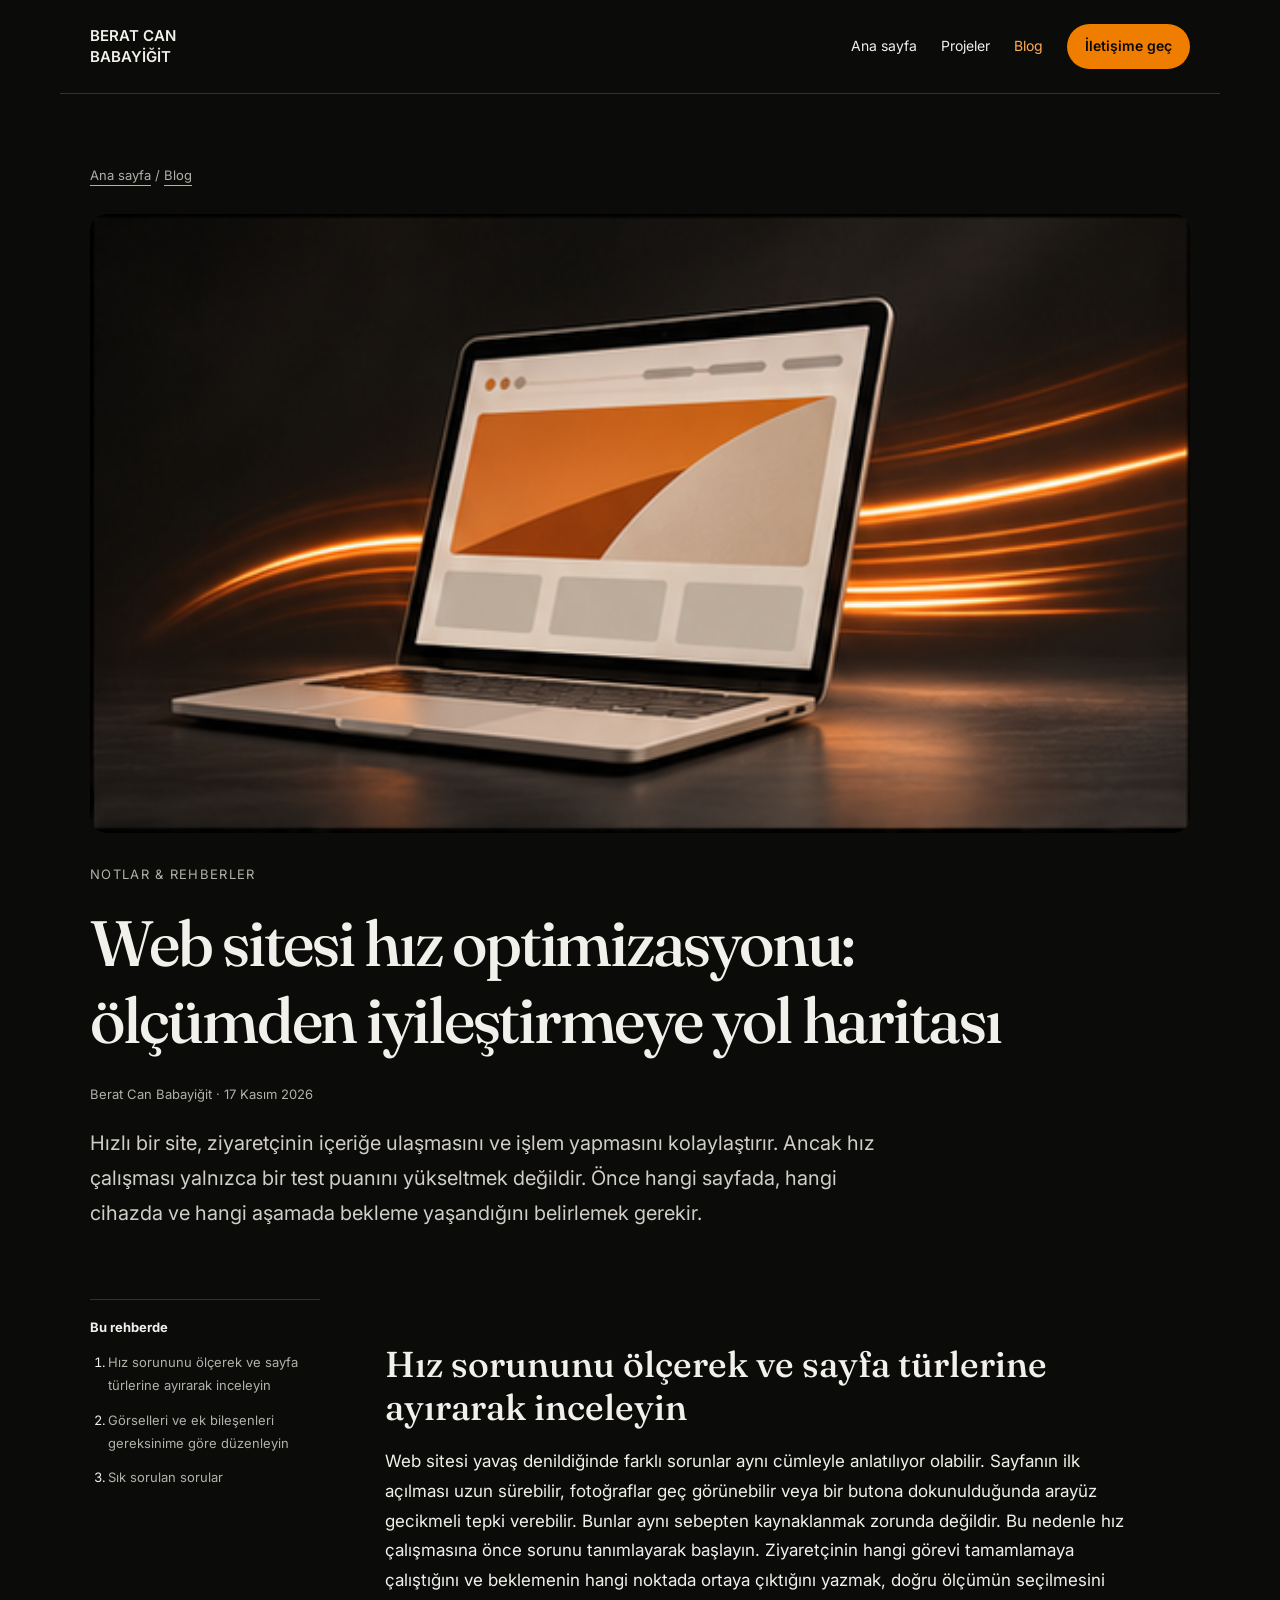
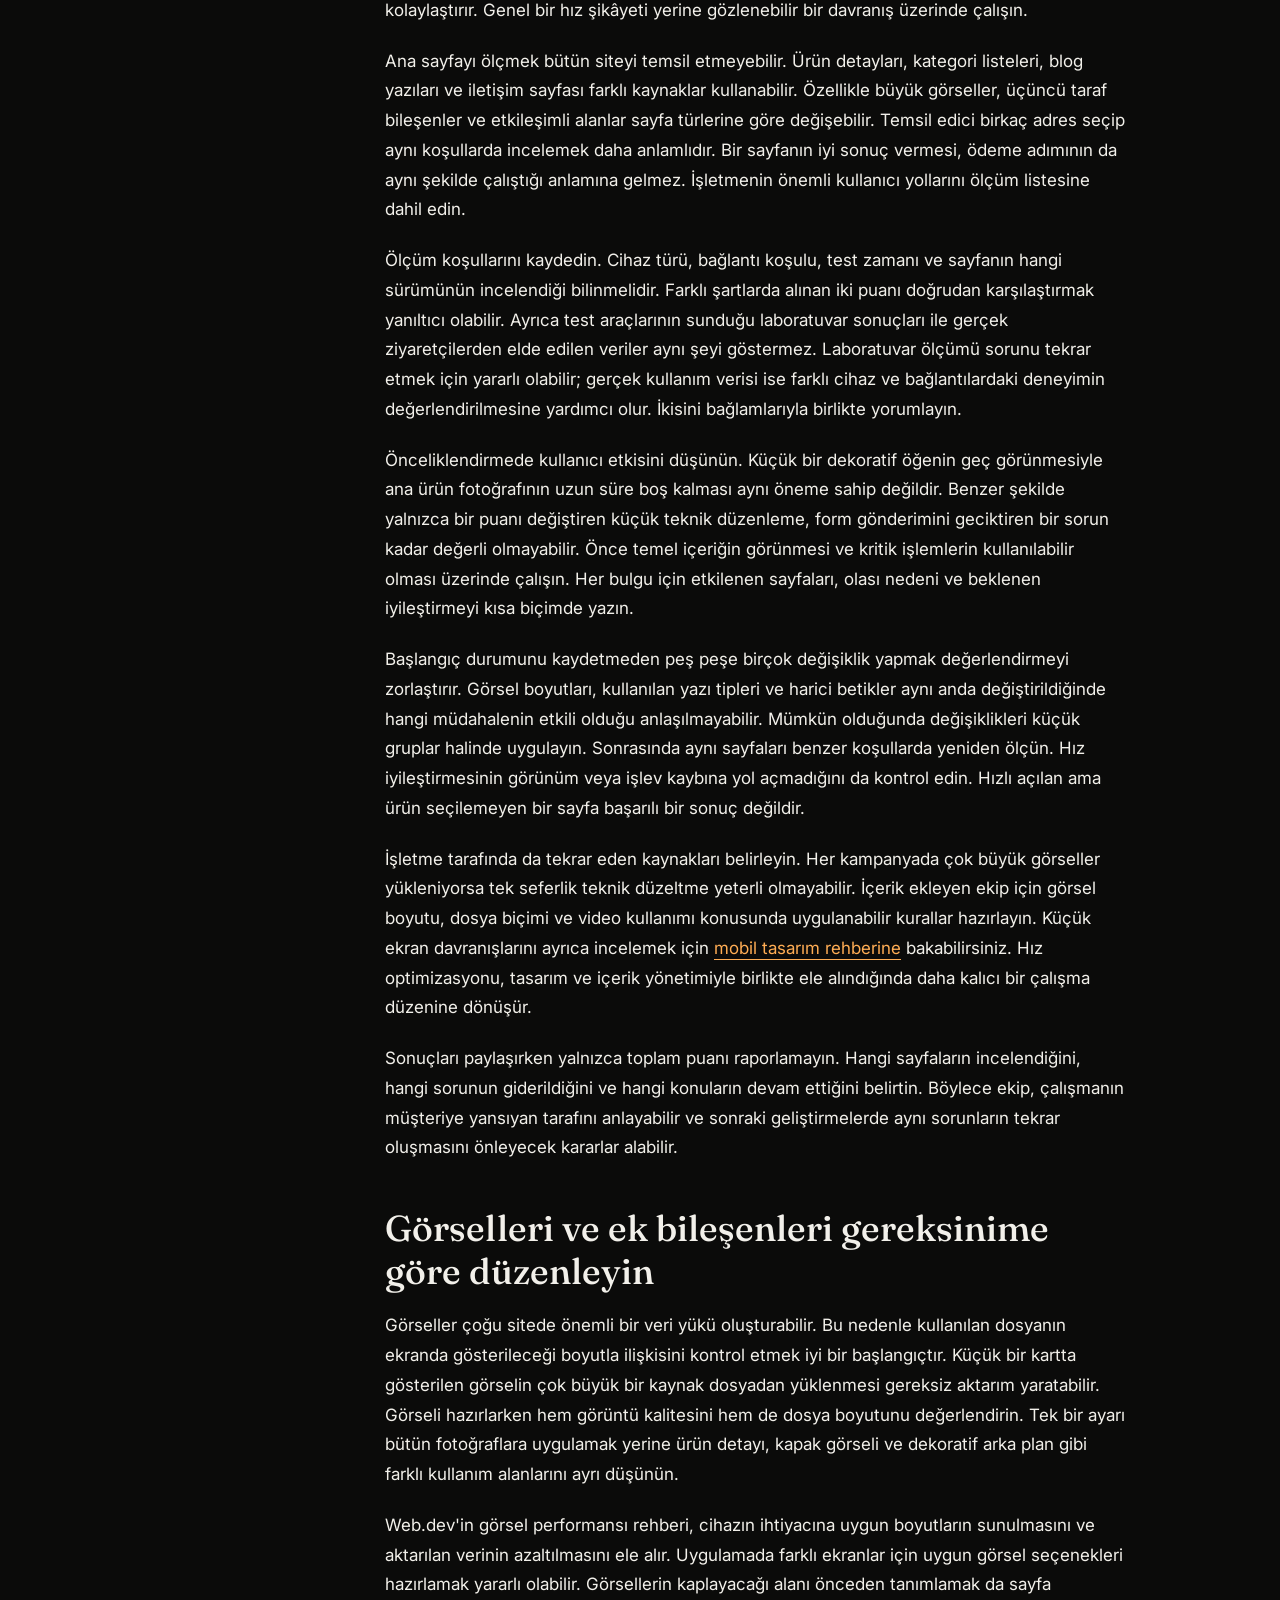
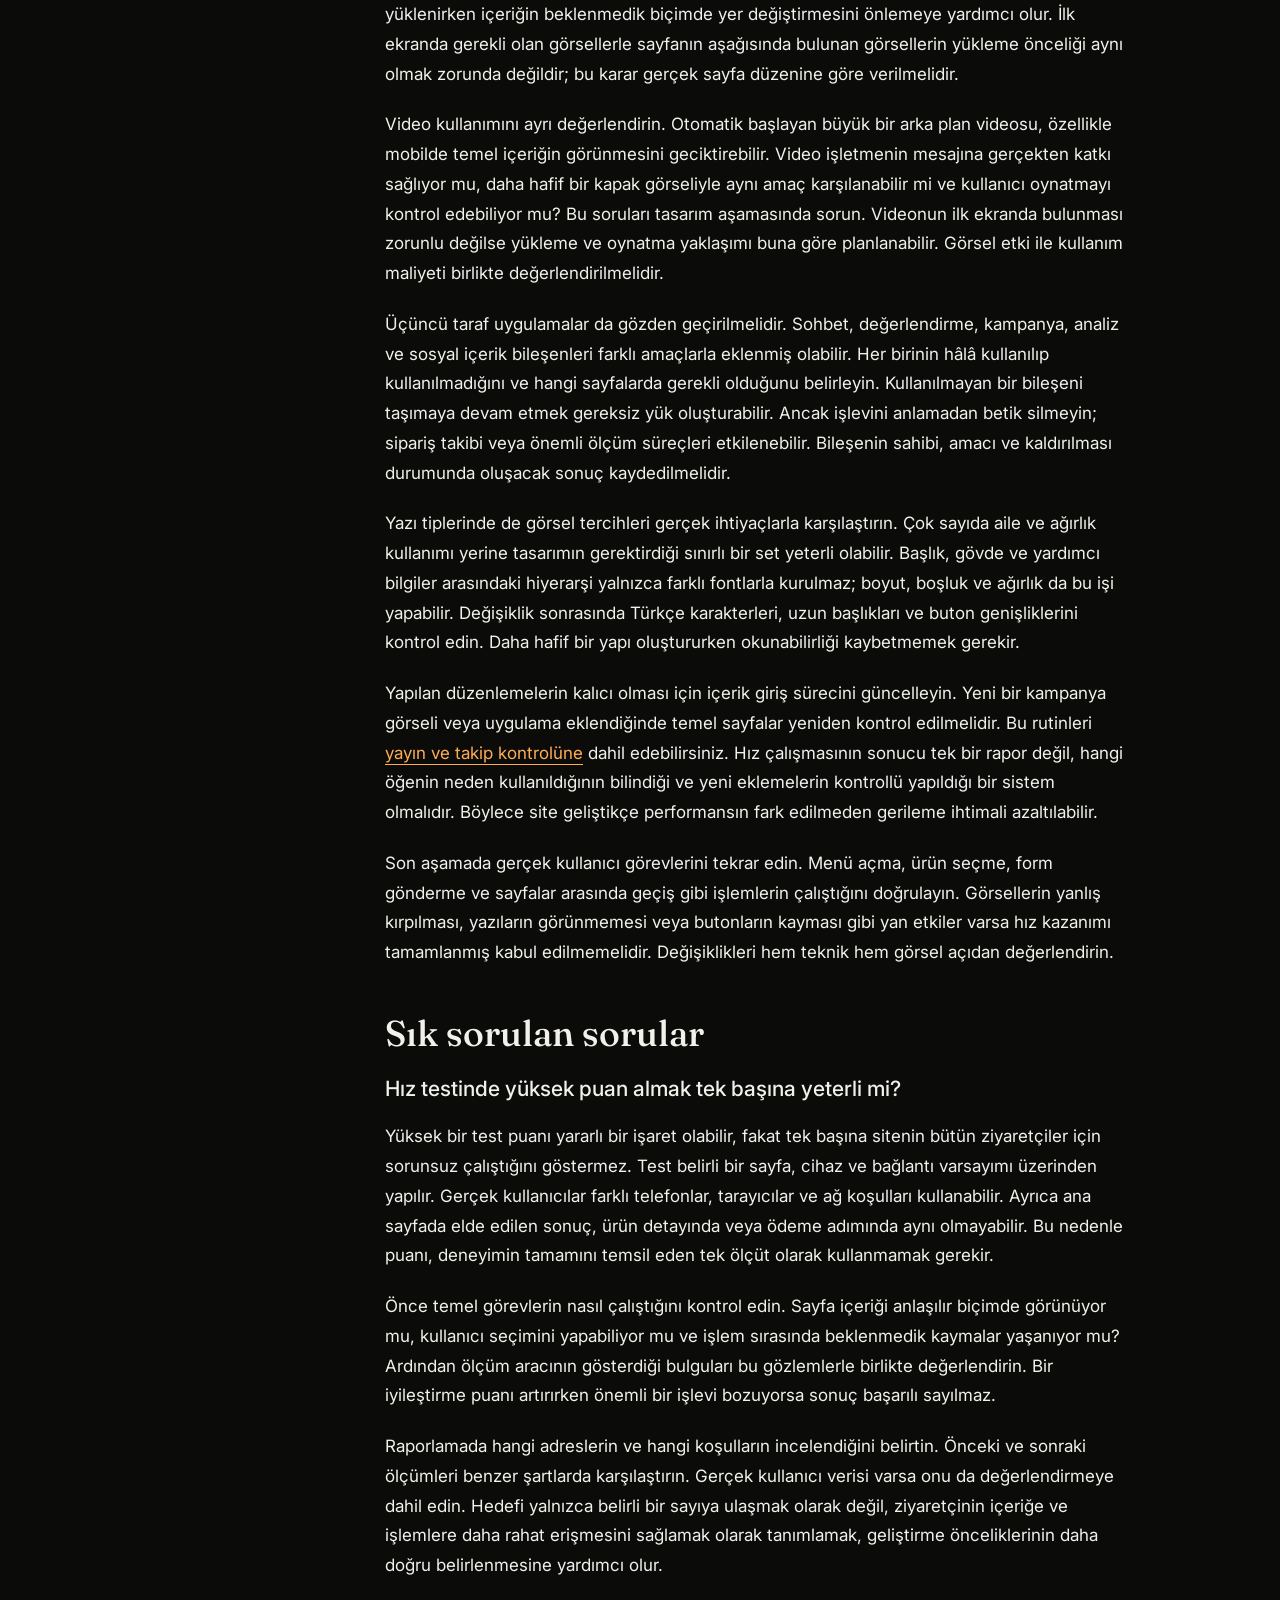
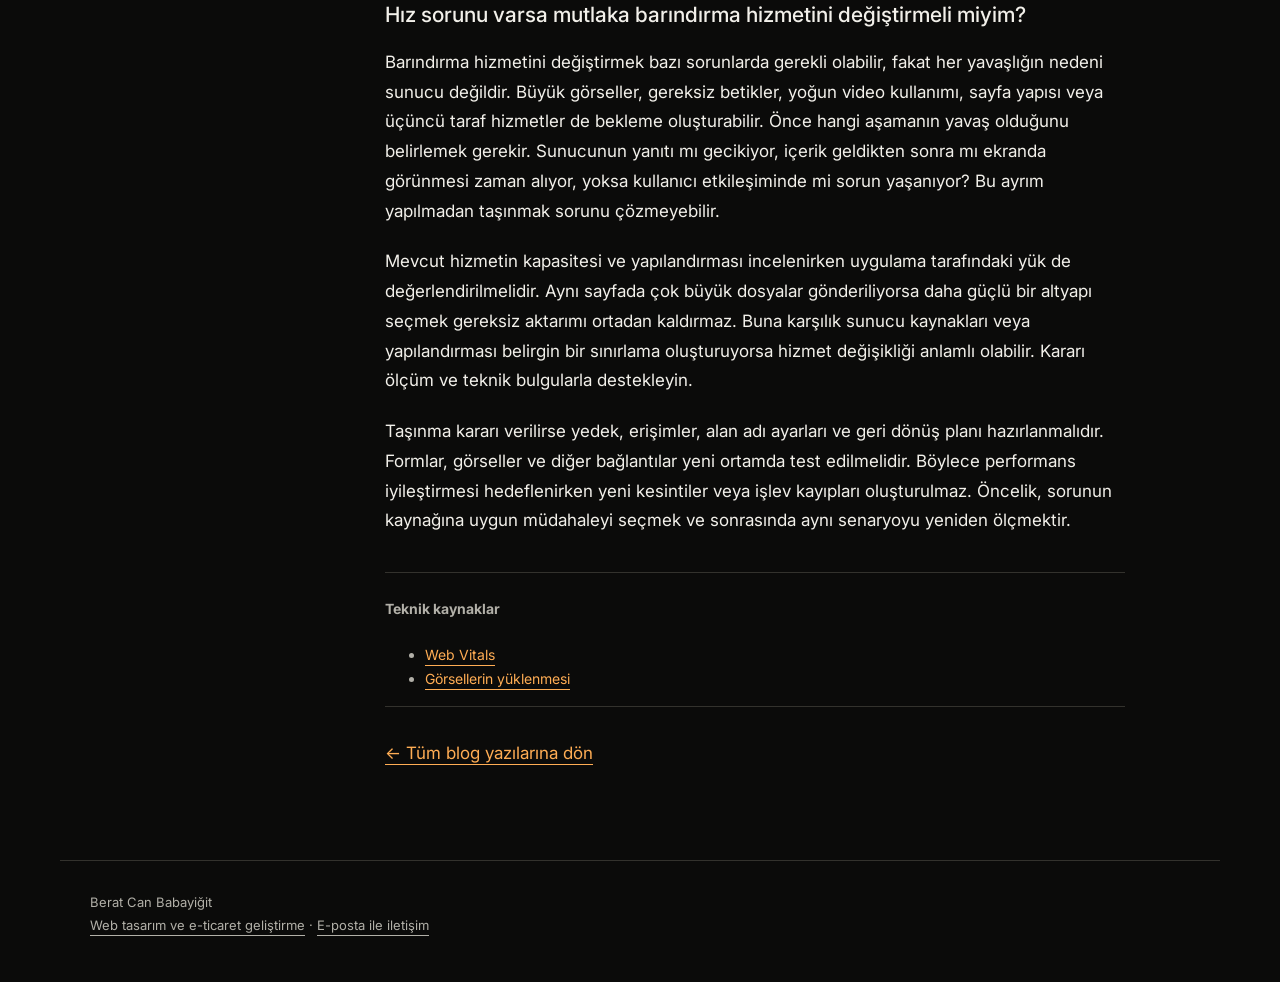
<file: web-sitesi-hiz-optimizasyonu.html>
<!doctype html><html lang="tr"><head><meta charset="utf-8"><meta name="viewport" content="width=device-width, initial-scale=1"><title>Web sitesi hız optimizasyonu: ölçümden iyileştirmeye yol haritası | Berat Can Babayiğit</title><meta name="description" content="Hızlı bir site, ziyaretçinin içeriğe ulaşmasını ve işlem yapmasını kolaylaştırır. Ancak hız çalışması yalnızca bir test puanını yükseltmek değildir. Önce hangi sayfada, hangi cihazda ve hangi aşamada bekleme yaşandığını belirlemek gerekir."><link rel="canonical" href="https://beratcanbabayigit.com/web-sitesi-hiz-optimizasyonu"><meta property="og:title" content="Web sitesi hız optimizasyonu: ölçümden iyileştirmeye yol haritası"><meta property="og:description" content="Hızlı bir site, ziyaretçinin içeriğe ulaşmasını ve işlem yapmasını kolaylaştırır. Ancak hız çalışması yalnızca bir test puanını yükseltmek değildir. Önce hangi sayfada, hangi cihazda ve hangi aşamada bekleme yaşandığını belirlemek gerekir."><meta property="og:url" content="https://beratcanbabayigit.com/web-sitesi-hiz-optimizasyonu"><meta property="og:type" content="article"><meta property="og:locale" content="tr_TR"><meta name="theme-color" content="#0b0b0a"><link rel="stylesheet" href="/blog.css"><script type="application/ld+json">[{"@context": "https://schema.org", "@type": "BlogPosting", "headline": "Web sitesi hız optimizasyonu: ölçümden iyileştirmeye yol haritası", "description": "Hızlı bir site, ziyaretçinin içeriğe ulaşmasını ve işlem yapmasını kolaylaştırır. Ancak hız çalışması yalnızca bir test puanını yükseltmek değildir. Önce hangi sayfada, hangi cihazda ve hangi aşamada bekleme yaşandığını belirlemek gerekir.", "datePublished": "2026-11-17", "dateModified": "2026-11-17", "inLanguage": "tr", "mainEntityOfPage": "https://beratcanbabayigit.com/web-sitesi-hiz-optimizasyonu", "author": {"@type": "Person", "name": "Berat Can Babayiğit", "url": "https://beratcanbabayigit.com/"}, "image": "https://beratcanbabayigit.com/blog-editorial-sheet.png"}, {"@context": "https://schema.org", "@type": "BreadcrumbList", "itemListElement": [{"@type": "ListItem", "position": 1, "name": "Ana sayfa", "item": "https://beratcanbabayigit.com/"}, {"@type": "ListItem", "position": 2, "name": "Blog", "item": "https://beratcanbabayigit.com/blog"}, {"@type": "ListItem", "position": 3, "name": "Web sitesi hız optimizasyonu: ölçümden iyileştirmeye yol haritası", "item": "https://beratcanbabayigit.com/web-sitesi-hiz-optimizasyonu"}]}]</script></head><body><a class="skip" href="#icerik">İçeriğe geç</a><header class="shell nav"><a class="brand" href="/">BERAT CAN<br>BABAYİĞİT</a><nav class="nav-links" aria-label="Ana menü"><a href="/">Ana sayfa</a><a href="/projeler">Projeler</a><a href="/blog" aria-current="true">Blog</a><a class="pill" href="/#contact">İletişime geç</a></nav></header><main id="icerik" class="shell"><div class="hero"><nav class="breadcrumb" aria-label="Sayfa yolu"><a href="/">Ana sayfa</a> / <a href="/blog">Blog</a></nav><div class="editorial-image" style="--image-x:1;--image-y:2"><img src="/blog-editorial-sheet.png" alt="Hızlı web deneyimini temsil eden dizüstü bilgisayar" width="1059" height="1488" fetchpriority="high" decoding="async"></div><p class="eyebrow">Notlar & rehberler</p><h1>Web sitesi hız optimizasyonu: ölçümden iyileştirmeye yol haritası</h1><p class="meta">Berat Can Babayiğit · <time datetime="2026-11-17">17 Kasım 2026</time></p><p class="lead">Hızlı bir site, ziyaretçinin içeriğe ulaşmasını ve işlem yapmasını kolaylaştırır. Ancak hız çalışması yalnızca bir test puanını yükseltmek değildir. Önce hangi sayfada, hangi cihazda ve hangi aşamada bekleme yaşandığını belirlemek gerekir.</p></div><div class="article-layout"><aside class="toc" aria-label="İçindekiler"><strong>Bu rehberde</strong><ol><li><a href="#bolum-1">Hız sorununu ölçerek ve sayfa türlerine ayırarak inceleyin</a></li><li><a href="#bolum-2">Görselleri ve ek bileşenleri gereksinime göre düzenleyin</a></li><li><a href="#sorular">Sık sorulan sorular</a></li></ol></aside><article><h2 id="bolum-1">Hız sorununu ölçerek ve sayfa türlerine ayırarak inceleyin</h2><p>Web sitesi yavaş denildiğinde farklı sorunlar aynı cümleyle anlatılıyor olabilir. Sayfanın ilk açılması uzun sürebilir, fotoğraflar geç görünebilir veya bir butona dokunulduğunda arayüz gecikmeli tepki verebilir. Bunlar aynı sebepten kaynaklanmak zorunda değildir. Bu nedenle hız çalışmasına önce sorunu tanımlayarak başlayın. Ziyaretçinin hangi görevi tamamlamaya çalıştığını ve beklemenin hangi noktada ortaya çıktığını yazmak, doğru ölçümün seçilmesini kolaylaştırır. Genel bir hız şikâyeti yerine gözlenebilir bir davranış üzerinde çalışın.</p><p>Ana sayfayı ölçmek bütün siteyi temsil etmeyebilir. Ürün detayları, kategori listeleri, blog yazıları ve iletişim sayfası farklı kaynaklar kullanabilir. Özellikle büyük görseller, üçüncü taraf bileşenler ve etkileşimli alanlar sayfa türlerine göre değişebilir. Temsil edici birkaç adres seçip aynı koşullarda incelemek daha anlamlıdır. Bir sayfanın iyi sonuç vermesi, ödeme adımının da aynı şekilde çalıştığı anlamına gelmez. İşletmenin önemli kullanıcı yollarını ölçüm listesine dahil edin.</p><p>Ölçüm koşullarını kaydedin. Cihaz türü, bağlantı koşulu, test zamanı ve sayfanın hangi sürümünün incelendiği bilinmelidir. Farklı şartlarda alınan iki puanı doğrudan karşılaştırmak yanıltıcı olabilir. Ayrıca test araçlarının sunduğu laboratuvar sonuçları ile gerçek ziyaretçilerden elde edilen veriler aynı şeyi göstermez. Laboratuvar ölçümü sorunu tekrar etmek için yararlı olabilir; gerçek kullanım verisi ise farklı cihaz ve bağlantılardaki deneyimin değerlendirilmesine yardımcı olur. İkisini bağlamlarıyla birlikte yorumlayın.</p><p>Önceliklendirmede kullanıcı etkisini düşünün. Küçük bir dekoratif öğenin geç görünmesiyle ana ürün fotoğrafının uzun süre boş kalması aynı öneme sahip değildir. Benzer şekilde yalnızca bir puanı değiştiren küçük teknik düzenleme, form gönderimini geciktiren bir sorun kadar değerli olmayabilir. Önce temel içeriğin görünmesi ve kritik işlemlerin kullanılabilir olması üzerinde çalışın. Her bulgu için etkilenen sayfaları, olası nedeni ve beklenen iyileştirmeyi kısa biçimde yazın.</p><p>Başlangıç durumunu kaydetmeden peş peşe birçok değişiklik yapmak değerlendirmeyi zorlaştırır. Görsel boyutları, kullanılan yazı tipleri ve harici betikler aynı anda değiştirildiğinde hangi müdahalenin etkili olduğu anlaşılmayabilir. Mümkün olduğunda değişiklikleri küçük gruplar halinde uygulayın. Sonrasında aynı sayfaları benzer koşullarda yeniden ölçün. Hız iyileştirmesinin görünüm veya işlev kaybına yol açmadığını da kontrol edin. Hızlı açılan ama ürün seçilemeyen bir sayfa başarılı bir sonuç değildir.</p><p>İşletme tarafında da tekrar eden kaynakları belirleyin. Her kampanyada çok büyük görseller yükleniyorsa tek seferlik teknik düzeltme yeterli olmayabilir. İçerik ekleyen ekip için görsel boyutu, dosya biçimi ve video kullanımı konusunda uygulanabilir kurallar hazırlayın. Küçük ekran davranışlarını ayrıca incelemek için <a href="/mobil-uyumlu-web-tasarim">mobil tasarım rehberine</a> bakabilirsiniz. Hız optimizasyonu, tasarım ve içerik yönetimiyle birlikte ele alındığında daha kalıcı bir çalışma düzenine dönüşür.</p><p>Sonuçları paylaşırken yalnızca toplam puanı raporlamayın. Hangi sayfaların incelendiğini, hangi sorunun giderildiğini ve hangi konuların devam ettiğini belirtin. Böylece ekip, çalışmanın müşteriye yansıyan tarafını anlayabilir ve sonraki geliştirmelerde aynı sorunların tekrar oluşmasını önleyecek kararlar alabilir.</p><h2 id="bolum-2">Görselleri ve ek bileşenleri gereksinime göre düzenleyin</h2><p>Görseller çoğu sitede önemli bir veri yükü oluşturabilir. Bu nedenle kullanılan dosyanın ekranda gösterileceği boyutla ilişkisini kontrol etmek iyi bir başlangıçtır. Küçük bir kartta gösterilen görselin çok büyük bir kaynak dosyadan yüklenmesi gereksiz aktarım yaratabilir. Görseli hazırlarken hem görüntü kalitesini hem de dosya boyutunu değerlendirin. Tek bir ayarı bütün fotoğraflara uygulamak yerine ürün detayı, kapak görseli ve dekoratif arka plan gibi farklı kullanım alanlarını ayrı düşünün.</p><p>Web.dev&#x27;in görsel performansı rehberi, cihazın ihtiyacına uygun boyutların sunulmasını ve aktarılan verinin azaltılmasını ele alır. Uygulamada farklı ekranlar için uygun görsel seçenekleri hazırlamak yararlı olabilir. Görsellerin kaplayacağı alanı önceden tanımlamak da sayfa yüklenirken içeriğin beklenmedik biçimde yer değiştirmesini önlemeye yardımcı olur. İlk ekranda gerekli olan görsellerle sayfanın aşağısında bulunan görsellerin yükleme önceliği aynı olmak zorunda değildir; bu karar gerçek sayfa düzenine göre verilmelidir.</p><p>Video kullanımını ayrı değerlendirin. Otomatik başlayan büyük bir arka plan videosu, özellikle mobilde temel içeriğin görünmesini geciktirebilir. Video işletmenin mesajına gerçekten katkı sağlıyor mu, daha hafif bir kapak görseliyle aynı amaç karşılanabilir mi ve kullanıcı oynatmayı kontrol edebiliyor mu? Bu soruları tasarım aşamasında sorun. Videonun ilk ekranda bulunması zorunlu değilse yükleme ve oynatma yaklaşımı buna göre planlanabilir. Görsel etki ile kullanım maliyeti birlikte değerlendirilmelidir.</p><p>Üçüncü taraf uygulamalar da gözden geçirilmelidir. Sohbet, değerlendirme, kampanya, analiz ve sosyal içerik bileşenleri farklı amaçlarla eklenmiş olabilir. Her birinin hâlâ kullanılıp kullanılmadığını ve hangi sayfalarda gerekli olduğunu belirleyin. Kullanılmayan bir bileşeni taşımaya devam etmek gereksiz yük oluşturabilir. Ancak işlevini anlamadan betik silmeyin; sipariş takibi veya önemli ölçüm süreçleri etkilenebilir. Bileşenin sahibi, amacı ve kaldırılması durumunda oluşacak sonuç kaydedilmelidir.</p><p>Yazı tiplerinde de görsel tercihleri gerçek ihtiyaçlarla karşılaştırın. Çok sayıda aile ve ağırlık kullanımı yerine tasarımın gerektirdiği sınırlı bir set yeterli olabilir. Başlık, gövde ve yardımcı bilgiler arasındaki hiyerarşi yalnızca farklı fontlarla kurulmaz; boyut, boşluk ve ağırlık da bu işi yapabilir. Değişiklik sonrasında Türkçe karakterleri, uzun başlıkları ve buton genişliklerini kontrol edin. Daha hafif bir yapı oluştururken okunabilirliği kaybetmemek gerekir.</p><p>Yapılan düzenlemelerin kalıcı olması için içerik giriş sürecini güncelleyin. Yeni bir kampanya görseli veya uygulama eklendiğinde temel sayfalar yeniden kontrol edilmelidir. Bu rutinleri <a href="/seo-uyumlu-web-tasarim#bolum-2">yayın ve takip kontrolüne</a> dahil edebilirsiniz. Hız çalışmasının sonucu tek bir rapor değil, hangi öğenin neden kullanıldığının bilindiği ve yeni eklemelerin kontrollü yapıldığı bir sistem olmalıdır. Böylece site geliştikçe performansın fark edilmeden gerileme ihtimali azaltılabilir.</p><p>Son aşamada gerçek kullanıcı görevlerini tekrar edin. Menü açma, ürün seçme, form gönderme ve sayfalar arasında geçiş gibi işlemlerin çalıştığını doğrulayın. Görsellerin yanlış kırpılması, yazıların görünmemesi veya butonların kayması gibi yan etkiler varsa hız kazanımı tamamlanmış kabul edilmemelidir. Değişiklikleri hem teknik hem görsel açıdan değerlendirin.</p><h2 id="sorular">Sık sorulan sorular</h2><h3>Hız testinde yüksek puan almak tek başına yeterli mi?</h3><p>Yüksek bir test puanı yararlı bir işaret olabilir, fakat tek başına sitenin bütün ziyaretçiler için sorunsuz çalıştığını göstermez. Test belirli bir sayfa, cihaz ve bağlantı varsayımı üzerinden yapılır. Gerçek kullanıcılar farklı telefonlar, tarayıcılar ve ağ koşulları kullanabilir. Ayrıca ana sayfada elde edilen sonuç, ürün detayında veya ödeme adımında aynı olmayabilir. Bu nedenle puanı, deneyimin tamamını temsil eden tek ölçüt olarak kullanmamak gerekir.</p><p>Önce temel görevlerin nasıl çalıştığını kontrol edin. Sayfa içeriği anlaşılır biçimde görünüyor mu, kullanıcı seçimini yapabiliyor mu ve işlem sırasında beklenmedik kaymalar yaşanıyor mu? Ardından ölçüm aracının gösterdiği bulguları bu gözlemlerle birlikte değerlendirin. Bir iyileştirme puanı artırırken önemli bir işlevi bozuyorsa sonuç başarılı sayılmaz.</p><p>Raporlamada hangi adreslerin ve hangi koşulların incelendiğini belirtin. Önceki ve sonraki ölçümleri benzer şartlarda karşılaştırın. Gerçek kullanıcı verisi varsa onu da değerlendirmeye dahil edin. Hedefi yalnızca belirli bir sayıya ulaşmak olarak değil, ziyaretçinin içeriğe ve işlemlere daha rahat erişmesini sağlamak olarak tanımlamak, geliştirme önceliklerinin daha doğru belirlenmesine yardımcı olur.</p><h3>Hız sorunu varsa mutlaka barındırma hizmetini değiştirmeli miyim?</h3><p>Barındırma hizmetini değiştirmek bazı sorunlarda gerekli olabilir, fakat her yavaşlığın nedeni sunucu değildir. Büyük görseller, gereksiz betikler, yoğun video kullanımı, sayfa yapısı veya üçüncü taraf hizmetler de bekleme oluşturabilir. Önce hangi aşamanın yavaş olduğunu belirlemek gerekir. Sunucunun yanıtı mı gecikiyor, içerik geldikten sonra mı ekranda görünmesi zaman alıyor, yoksa kullanıcı etkileşiminde mi sorun yaşanıyor? Bu ayrım yapılmadan taşınmak sorunu çözmeyebilir.</p><p>Mevcut hizmetin kapasitesi ve yapılandırması incelenirken uygulama tarafındaki yük de değerlendirilmelidir. Aynı sayfada çok büyük dosyalar gönderiliyorsa daha güçlü bir altyapı seçmek gereksiz aktarımı ortadan kaldırmaz. Buna karşılık sunucu kaynakları veya yapılandırması belirgin bir sınırlama oluşturuyorsa hizmet değişikliği anlamlı olabilir. Kararı ölçüm ve teknik bulgularla destekleyin.</p><p>Taşınma kararı verilirse yedek, erişimler, alan adı ayarları ve geri dönüş planı hazırlanmalıdır. Formlar, görseller ve diğer bağlantılar yeni ortamda test edilmelidir. Böylece performans iyileştirmesi hedeflenirken yeni kesintiler veya işlev kayıpları oluşturulmaz. Öncelik, sorunun kaynağına uygun müdahaleyi seçmek ve sonrasında aynı senaryoyu yeniden ölçmektir.</p><aside class="sources"><p><strong>Teknik kaynaklar</strong></p><ul><li><a href="https://web.dev/articles/vitals">Web Vitals</a></li><li><a href="https://web.dev/articles/browser-level-image-lazy-loading">Görsellerin yüklenmesi</a></li></ul></aside><div class="related"><a href="/blog">← Tüm blog yazılarına dön</a></div></article></div></main><footer class="shell footer">Berat Can Babayiğit<br><a href="/">Web tasarım ve e-ticaret geliştirme</a> · <a href="mailto:beratcanbabayigitt@gmail.com">E-posta ile iletişim</a></footer></body></html>
</file>
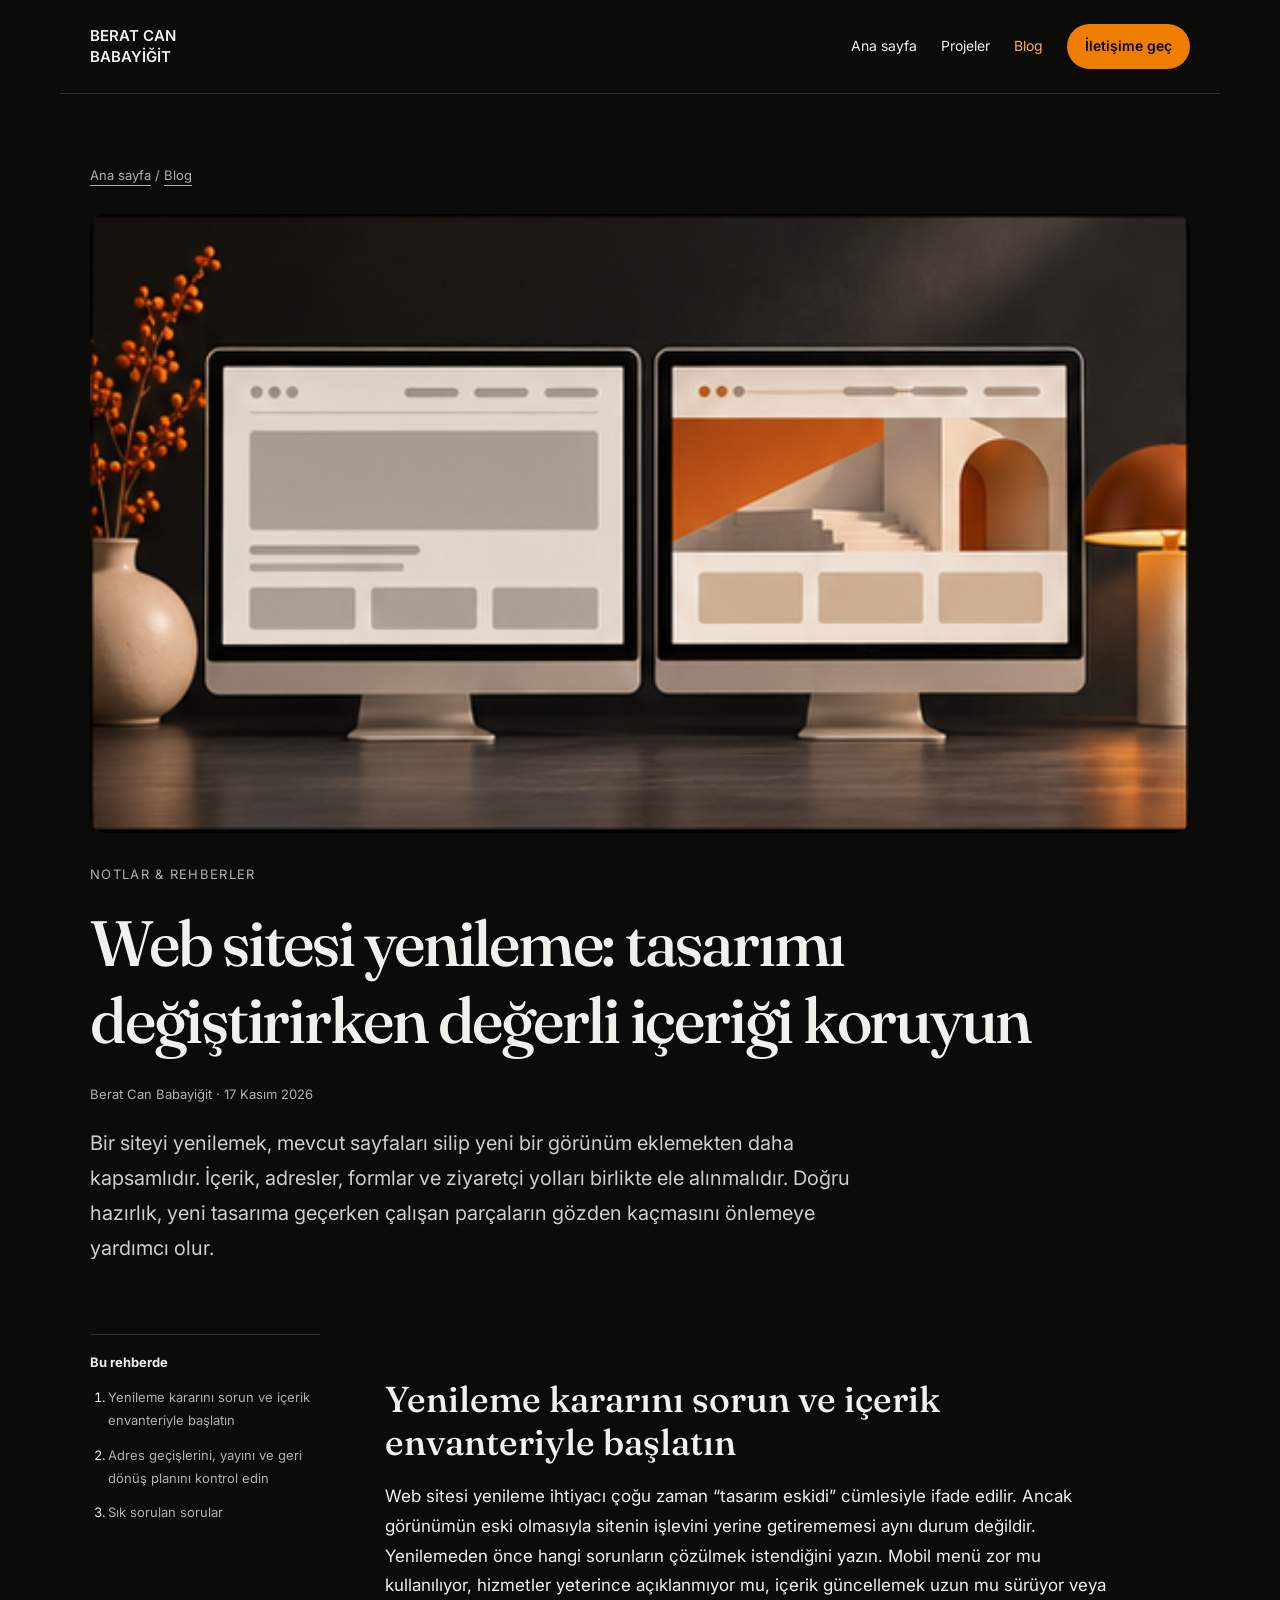
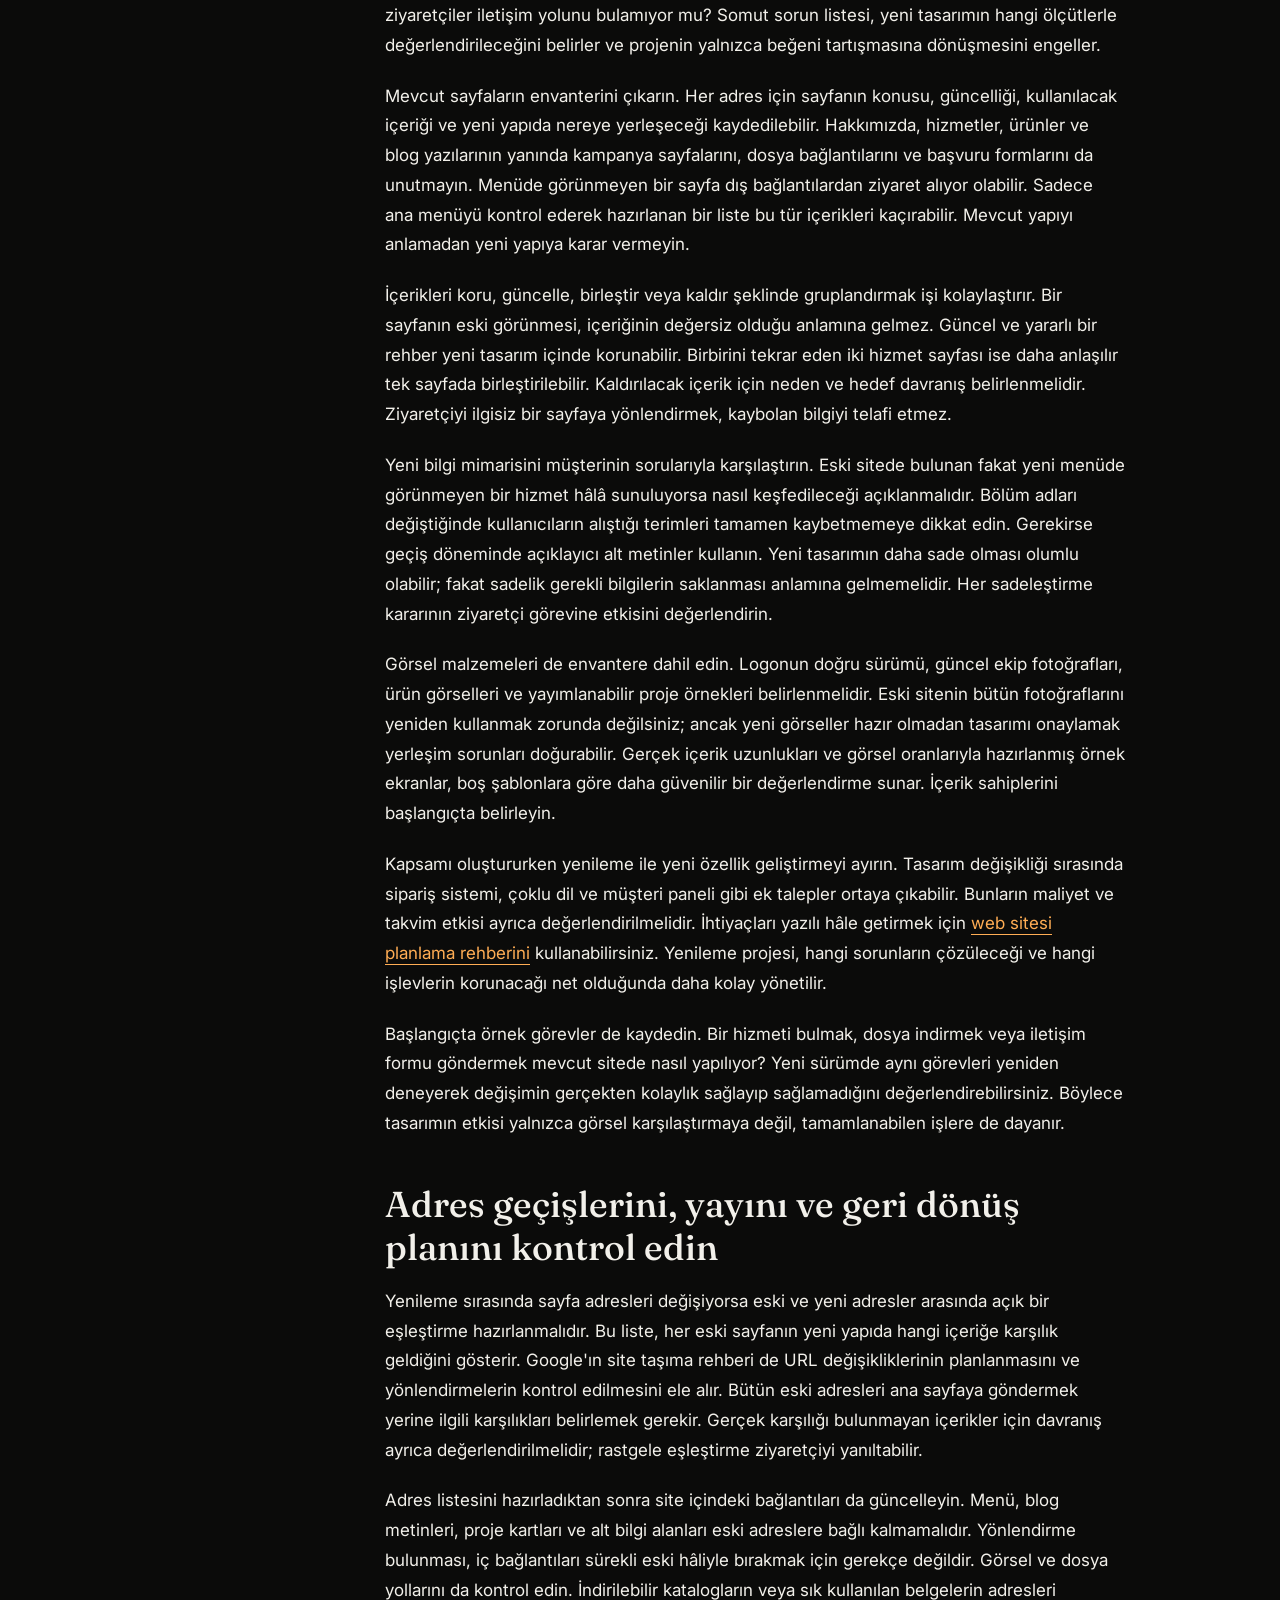
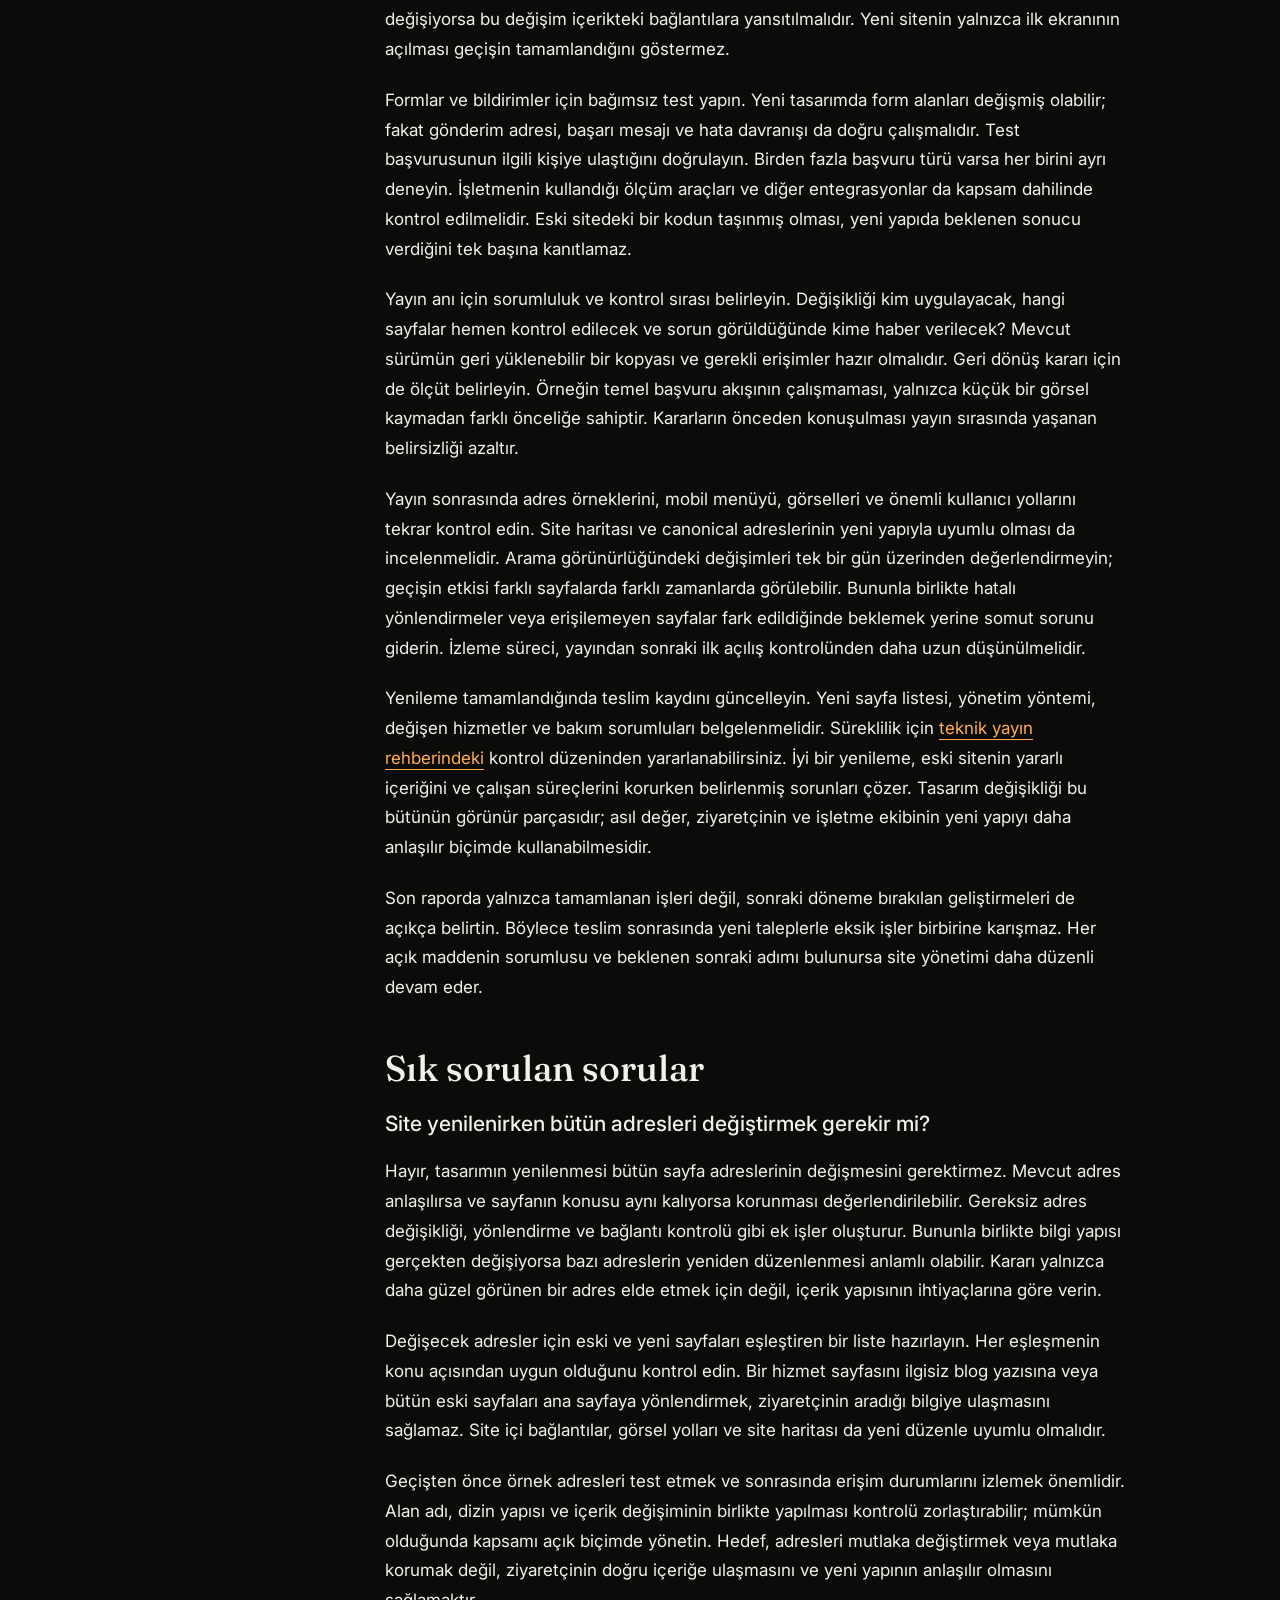
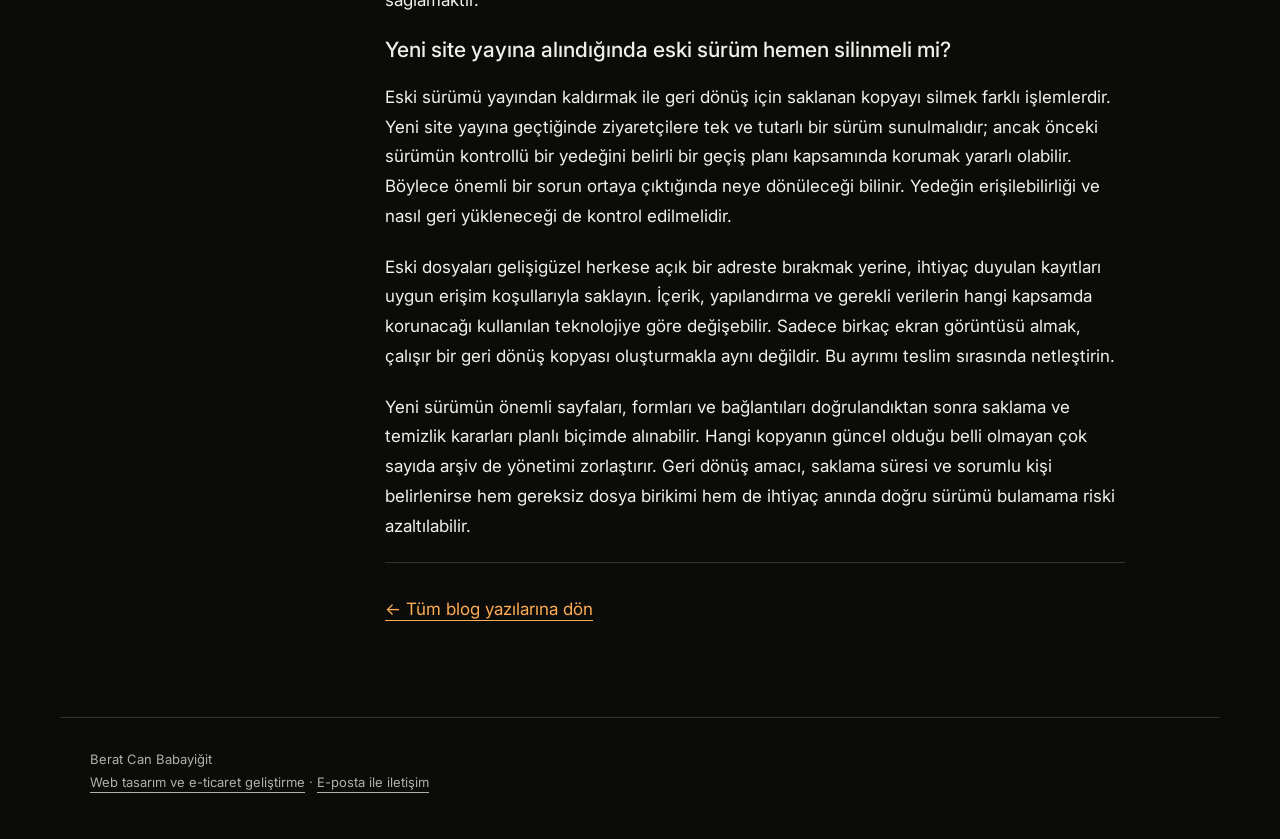
<file: web-sitesi-yenileme.html>
<!doctype html><html lang="tr"><head><meta charset="utf-8"><meta name="viewport" content="width=device-width, initial-scale=1"><title>Web sitesi yenileme: tasarımı değiştirirken değerli içeriği koruyun | Berat Can Babayiğit</title><meta name="description" content="Bir siteyi yenilemek, mevcut sayfaları silip yeni bir görünüm eklemekten daha kapsamlıdır. İçerik, adresler, formlar ve ziyaretçi yolları birlikte ele alınmalıdır. Doğru hazırlık, yeni tasarıma geçerken çalışan parçaların gözden kaçmasını önlemeye yardımcı olur."><link rel="canonical" href="https://beratcanbabayigit.com/web-sitesi-yenileme"><meta property="og:title" content="Web sitesi yenileme: tasarımı değiştirirken değerli içeriği koruyun"><meta property="og:description" content="Bir siteyi yenilemek, mevcut sayfaları silip yeni bir görünüm eklemekten daha kapsamlıdır. İçerik, adresler, formlar ve ziyaretçi yolları birlikte ele alınmalıdır. Doğru hazırlık, yeni tasarıma geçerken çalışan parçaların gözden kaçmasını önlemeye yardımcı olur."><meta property="og:url" content="https://beratcanbabayigit.com/web-sitesi-yenileme"><meta property="og:type" content="article"><meta property="og:locale" content="tr_TR"><meta name="theme-color" content="#0b0b0a"><link rel="stylesheet" href="/blog.css"><script type="application/ld+json">[{"@context": "https://schema.org", "@type": "BlogPosting", "headline": "Web sitesi yenileme: tasarımı değiştirirken değerli içeriği koruyun", "description": "Bir siteyi yenilemek, mevcut sayfaları silip yeni bir görünüm eklemekten daha kapsamlıdır. İçerik, adresler, formlar ve ziyaretçi yolları birlikte ele alınmalıdır. Doğru hazırlık, yeni tasarıma geçerken çalışan parçaların gözden kaçmasını önlemeye yardımcı olur.", "datePublished": "2026-11-17", "dateModified": "2026-11-17", "inLanguage": "tr", "mainEntityOfPage": "https://beratcanbabayigit.com/web-sitesi-yenileme", "author": {"@type": "Person", "name": "Berat Can Babayiğit", "url": "https://beratcanbabayigit.com/"}, "image": "https://beratcanbabayigit.com/blog-editorial-sheet.png"}, {"@context": "https://schema.org", "@type": "BreadcrumbList", "itemListElement": [{"@type": "ListItem", "position": 1, "name": "Ana sayfa", "item": "https://beratcanbabayigit.com/"}, {"@type": "ListItem", "position": 2, "name": "Blog", "item": "https://beratcanbabayigit.com/blog"}, {"@type": "ListItem", "position": 3, "name": "Web sitesi yenileme: tasarımı değiştirirken değerli içeriği koruyun", "item": "https://beratcanbabayigit.com/web-sitesi-yenileme"}]}]</script></head><body><a class="skip" href="#icerik">İçeriğe geç</a><header class="shell nav"><a class="brand" href="/">BERAT CAN<br>BABAYİĞİT</a><nav class="nav-links" aria-label="Ana menü"><a href="/">Ana sayfa</a><a href="/projeler">Projeler</a><a href="/blog" aria-current="true">Blog</a><a class="pill" href="/#contact">İletişime geç</a></nav></header><main id="icerik" class="shell"><div class="hero"><nav class="breadcrumb" aria-label="Sayfa yolu"><a href="/">Ana sayfa</a> / <a href="/blog">Blog</a></nav><div class="editorial-image" style="--image-x:0;--image-y:3"><img src="/blog-editorial-sheet.png" alt="Eski ve yenilenen web sitesi ekranları" width="1059" height="1488" fetchpriority="high" decoding="async"></div><p class="eyebrow">Notlar & rehberler</p><h1>Web sitesi yenileme: tasarımı değiştirirken değerli içeriği koruyun</h1><p class="meta">Berat Can Babayiğit · <time datetime="2026-11-17">17 Kasım 2026</time></p><p class="lead">Bir siteyi yenilemek, mevcut sayfaları silip yeni bir görünüm eklemekten daha kapsamlıdır. İçerik, adresler, formlar ve ziyaretçi yolları birlikte ele alınmalıdır. Doğru hazırlık, yeni tasarıma geçerken çalışan parçaların gözden kaçmasını önlemeye yardımcı olur.</p></div><div class="article-layout"><aside class="toc" aria-label="İçindekiler"><strong>Bu rehberde</strong><ol><li><a href="#bolum-1">Yenileme kararını sorun ve içerik envanteriyle başlatın</a></li><li><a href="#bolum-2">Adres geçişlerini, yayını ve geri dönüş planını kontrol edin</a></li><li><a href="#sorular">Sık sorulan sorular</a></li></ol></aside><article><h2 id="bolum-1">Yenileme kararını sorun ve içerik envanteriyle başlatın</h2><p>Web sitesi yenileme ihtiyacı çoğu zaman “tasarım eskidi” cümlesiyle ifade edilir. Ancak görünümün eski olmasıyla sitenin işlevini yerine getirememesi aynı durum değildir. Yenilemeden önce hangi sorunların çözülmek istendiğini yazın. Mobil menü zor mu kullanılıyor, hizmetler yeterince açıklanmıyor mu, içerik güncellemek uzun mu sürüyor veya ziyaretçiler iletişim yolunu bulamıyor mu? Somut sorun listesi, yeni tasarımın hangi ölçütlerle değerlendirileceğini belirler ve projenin yalnızca beğeni tartışmasına dönüşmesini engeller.</p><p>Mevcut sayfaların envanterini çıkarın. Her adres için sayfanın konusu, güncelliği, kullanılacak içeriği ve yeni yapıda nereye yerleşeceği kaydedilebilir. Hakkımızda, hizmetler, ürünler ve blog yazılarının yanında kampanya sayfalarını, dosya bağlantılarını ve başvuru formlarını da unutmayın. Menüde görünmeyen bir sayfa dış bağlantılardan ziyaret alıyor olabilir. Sadece ana menüyü kontrol ederek hazırlanan bir liste bu tür içerikleri kaçırabilir. Mevcut yapıyı anlamadan yeni yapıya karar vermeyin.</p><p>İçerikleri koru, güncelle, birleştir veya kaldır şeklinde gruplandırmak işi kolaylaştırır. Bir sayfanın eski görünmesi, içeriğinin değersiz olduğu anlamına gelmez. Güncel ve yararlı bir rehber yeni tasarım içinde korunabilir. Birbirini tekrar eden iki hizmet sayfası ise daha anlaşılır tek sayfada birleştirilebilir. Kaldırılacak içerik için neden ve hedef davranış belirlenmelidir. Ziyaretçiyi ilgisiz bir sayfaya yönlendirmek, kaybolan bilgiyi telafi etmez.</p><p>Yeni bilgi mimarisini müşterinin sorularıyla karşılaştırın. Eski sitede bulunan fakat yeni menüde görünmeyen bir hizmet hâlâ sunuluyorsa nasıl keşfedileceği açıklanmalıdır. Bölüm adları değiştiğinde kullanıcıların alıştığı terimleri tamamen kaybetmemeye dikkat edin. Gerekirse geçiş döneminde açıklayıcı alt metinler kullanın. Yeni tasarımın daha sade olması olumlu olabilir; fakat sadelik gerekli bilgilerin saklanması anlamına gelmemelidir. Her sadeleştirme kararının ziyaretçi görevine etkisini değerlendirin.</p><p>Görsel malzemeleri de envantere dahil edin. Logonun doğru sürümü, güncel ekip fotoğrafları, ürün görselleri ve yayımlanabilir proje örnekleri belirlenmelidir. Eski sitenin bütün fotoğraflarını yeniden kullanmak zorunda değilsiniz; ancak yeni görseller hazır olmadan tasarımı onaylamak yerleşim sorunları doğurabilir. Gerçek içerik uzunlukları ve görsel oranlarıyla hazırlanmış örnek ekranlar, boş şablonlara göre daha güvenilir bir değerlendirme sunar. İçerik sahiplerini başlangıçta belirleyin.</p><p>Kapsamı oluştururken yenileme ile yeni özellik geliştirmeyi ayırın. Tasarım değişikliği sırasında sipariş sistemi, çoklu dil ve müşteri paneli gibi ek talepler ortaya çıkabilir. Bunların maliyet ve takvim etkisi ayrıca değerlendirilmelidir. İhtiyaçları yazılı hâle getirmek için <a href="/kayseri-web-tasarim">web sitesi planlama rehberini</a> kullanabilirsiniz. Yenileme projesi, hangi sorunların çözüleceği ve hangi işlevlerin korunacağı net olduğunda daha kolay yönetilir.</p><p>Başlangıçta örnek görevler de kaydedin. Bir hizmeti bulmak, dosya indirmek veya iletişim formu göndermek mevcut sitede nasıl yapılıyor? Yeni sürümde aynı görevleri yeniden deneyerek değişimin gerçekten kolaylık sağlayıp sağlamadığını değerlendirebilirsiniz. Böylece tasarımın etkisi yalnızca görsel karşılaştırmaya değil, tamamlanabilen işlere de dayanır.</p><h2 id="bolum-2">Adres geçişlerini, yayını ve geri dönüş planını kontrol edin</h2><p>Yenileme sırasında sayfa adresleri değişiyorsa eski ve yeni adresler arasında açık bir eşleştirme hazırlanmalıdır. Bu liste, her eski sayfanın yeni yapıda hangi içeriğe karşılık geldiğini gösterir. Google&#x27;ın site taşıma rehberi de URL değişikliklerinin planlanmasını ve yönlendirmelerin kontrol edilmesini ele alır. Bütün eski adresleri ana sayfaya göndermek yerine ilgili karşılıkları belirlemek gerekir. Gerçek karşılığı bulunmayan içerikler için davranış ayrıca değerlendirilmelidir; rastgele eşleştirme ziyaretçiyi yanıltabilir.</p><p>Adres listesini hazırladıktan sonra site içindeki bağlantıları da güncelleyin. Menü, blog metinleri, proje kartları ve alt bilgi alanları eski adreslere bağlı kalmamalıdır. Yönlendirme bulunması, iç bağlantıları sürekli eski hâliyle bırakmak için gerekçe değildir. Görsel ve dosya yollarını da kontrol edin. İndirilebilir katalogların veya sık kullanılan belgelerin adresleri değişiyorsa bu değişim içerikteki bağlantılara yansıtılmalıdır. Yeni sitenin yalnızca ilk ekranının açılması geçişin tamamlandığını göstermez.</p><p>Formlar ve bildirimler için bağımsız test yapın. Yeni tasarımda form alanları değişmiş olabilir; fakat gönderim adresi, başarı mesajı ve hata davranışı da doğru çalışmalıdır. Test başvurusunun ilgili kişiye ulaştığını doğrulayın. Birden fazla başvuru türü varsa her birini ayrı deneyin. İşletmenin kullandığı ölçüm araçları ve diğer entegrasyonlar da kapsam dahilinde kontrol edilmelidir. Eski sitedeki bir kodun taşınmış olması, yeni yapıda beklenen sonucu verdiğini tek başına kanıtlamaz.</p><p>Yayın anı için sorumluluk ve kontrol sırası belirleyin. Değişikliği kim uygulayacak, hangi sayfalar hemen kontrol edilecek ve sorun görüldüğünde kime haber verilecek? Mevcut sürümün geri yüklenebilir bir kopyası ve gerekli erişimler hazır olmalıdır. Geri dönüş kararı için de ölçüt belirleyin. Örneğin temel başvuru akışının çalışmaması, yalnızca küçük bir görsel kaymadan farklı önceliğe sahiptir. Kararların önceden konuşulması yayın sırasında yaşanan belirsizliği azaltır.</p><p>Yayın sonrasında adres örneklerini, mobil menüyü, görselleri ve önemli kullanıcı yollarını tekrar kontrol edin. Site haritası ve canonical adreslerinin yeni yapıyla uyumlu olması da incelenmelidir. Arama görünürlüğündeki değişimleri tek bir gün üzerinden değerlendirmeyin; geçişin etkisi farklı sayfalarda farklı zamanlarda görülebilir. Bununla birlikte hatalı yönlendirmeler veya erişilemeyen sayfalar fark edildiğinde beklemek yerine somut sorunu giderin. İzleme süreci, yayından sonraki ilk açılış kontrolünden daha uzun düşünülmelidir.</p><p>Yenileme tamamlandığında teslim kaydını güncelleyin. Yeni sayfa listesi, yönetim yöntemi, değişen hizmetler ve bakım sorumluları belgelenmelidir. Süreklilik için <a href="/seo-uyumlu-web-tasarim#bolum-2">teknik yayın rehberindeki</a> kontrol düzeninden yararlanabilirsiniz. İyi bir yenileme, eski sitenin yararlı içeriğini ve çalışan süreçlerini korurken belirlenmiş sorunları çözer. Tasarım değişikliği bu bütünün görünür parçasıdır; asıl değer, ziyaretçinin ve işletme ekibinin yeni yapıyı daha anlaşılır biçimde kullanabilmesidir.</p><p>Son raporda yalnızca tamamlanan işleri değil, sonraki döneme bırakılan geliştirmeleri de açıkça belirtin. Böylece teslim sonrasında yeni taleplerle eksik işler birbirine karışmaz. Her açık maddenin sorumlusu ve beklenen sonraki adımı bulunursa site yönetimi daha düzenli devam eder.</p><h2 id="sorular">Sık sorulan sorular</h2><h3>Site yenilenirken bütün adresleri değiştirmek gerekir mi?</h3><p>Hayır, tasarımın yenilenmesi bütün sayfa adreslerinin değişmesini gerektirmez. Mevcut adres anlaşılırsa ve sayfanın konusu aynı kalıyorsa korunması değerlendirilebilir. Gereksiz adres değişikliği, yönlendirme ve bağlantı kontrolü gibi ek işler oluşturur. Bununla birlikte bilgi yapısı gerçekten değişiyorsa bazı adreslerin yeniden düzenlenmesi anlamlı olabilir. Kararı yalnızca daha güzel görünen bir adres elde etmek için değil, içerik yapısının ihtiyaçlarına göre verin.</p><p>Değişecek adresler için eski ve yeni sayfaları eşleştiren bir liste hazırlayın. Her eşleşmenin konu açısından uygun olduğunu kontrol edin. Bir hizmet sayfasını ilgisiz blog yazısına veya bütün eski sayfaları ana sayfaya yönlendirmek, ziyaretçinin aradığı bilgiye ulaşmasını sağlamaz. Site içi bağlantılar, görsel yolları ve site haritası da yeni düzenle uyumlu olmalıdır.</p><p>Geçişten önce örnek adresleri test etmek ve sonrasında erişim durumlarını izlemek önemlidir. Alan adı, dizin yapısı ve içerik değişiminin birlikte yapılması kontrolü zorlaştırabilir; mümkün olduğunda kapsamı açık biçimde yönetin. Hedef, adresleri mutlaka değiştirmek veya mutlaka korumak değil, ziyaretçinin doğru içeriğe ulaşmasını ve yeni yapının anlaşılır olmasını sağlamaktır.</p><h3>Yeni site yayına alındığında eski sürüm hemen silinmeli mi?</h3><p>Eski sürümü yayından kaldırmak ile geri dönüş için saklanan kopyayı silmek farklı işlemlerdir. Yeni site yayına geçtiğinde ziyaretçilere tek ve tutarlı bir sürüm sunulmalıdır; ancak önceki sürümün kontrollü bir yedeğini belirli bir geçiş planı kapsamında korumak yararlı olabilir. Böylece önemli bir sorun ortaya çıktığında neye dönüleceği bilinir. Yedeğin erişilebilirliği ve nasıl geri yükleneceği de kontrol edilmelidir.</p><p>Eski dosyaları gelişigüzel herkese açık bir adreste bırakmak yerine, ihtiyaç duyulan kayıtları uygun erişim koşullarıyla saklayın. İçerik, yapılandırma ve gerekli verilerin hangi kapsamda korunacağı kullanılan teknolojiye göre değişebilir. Sadece birkaç ekran görüntüsü almak, çalışır bir geri dönüş kopyası oluşturmakla aynı değildir. Bu ayrımı teslim sırasında netleştirin.</p><p>Yeni sürümün önemli sayfaları, formları ve bağlantıları doğrulandıktan sonra saklama ve temizlik kararları planlı biçimde alınabilir. Hangi kopyanın güncel olduğu belli olmayan çok sayıda arşiv de yönetimi zorlaştırır. Geri dönüş amacı, saklama süresi ve sorumlu kişi belirlenirse hem gereksiz dosya birikimi hem de ihtiyaç anında doğru sürümü bulamama riski azaltılabilir.</p><div class="related"><a href="/blog">← Tüm blog yazılarına dön</a></div></article></div></main><footer class="shell footer">Berat Can Babayiğit<br><a href="/">Web tasarım ve e-ticaret geliştirme</a> · <a href="mailto:beratcanbabayigitt@gmail.com">E-posta ile iletişim</a></footer></body></html>
</file>
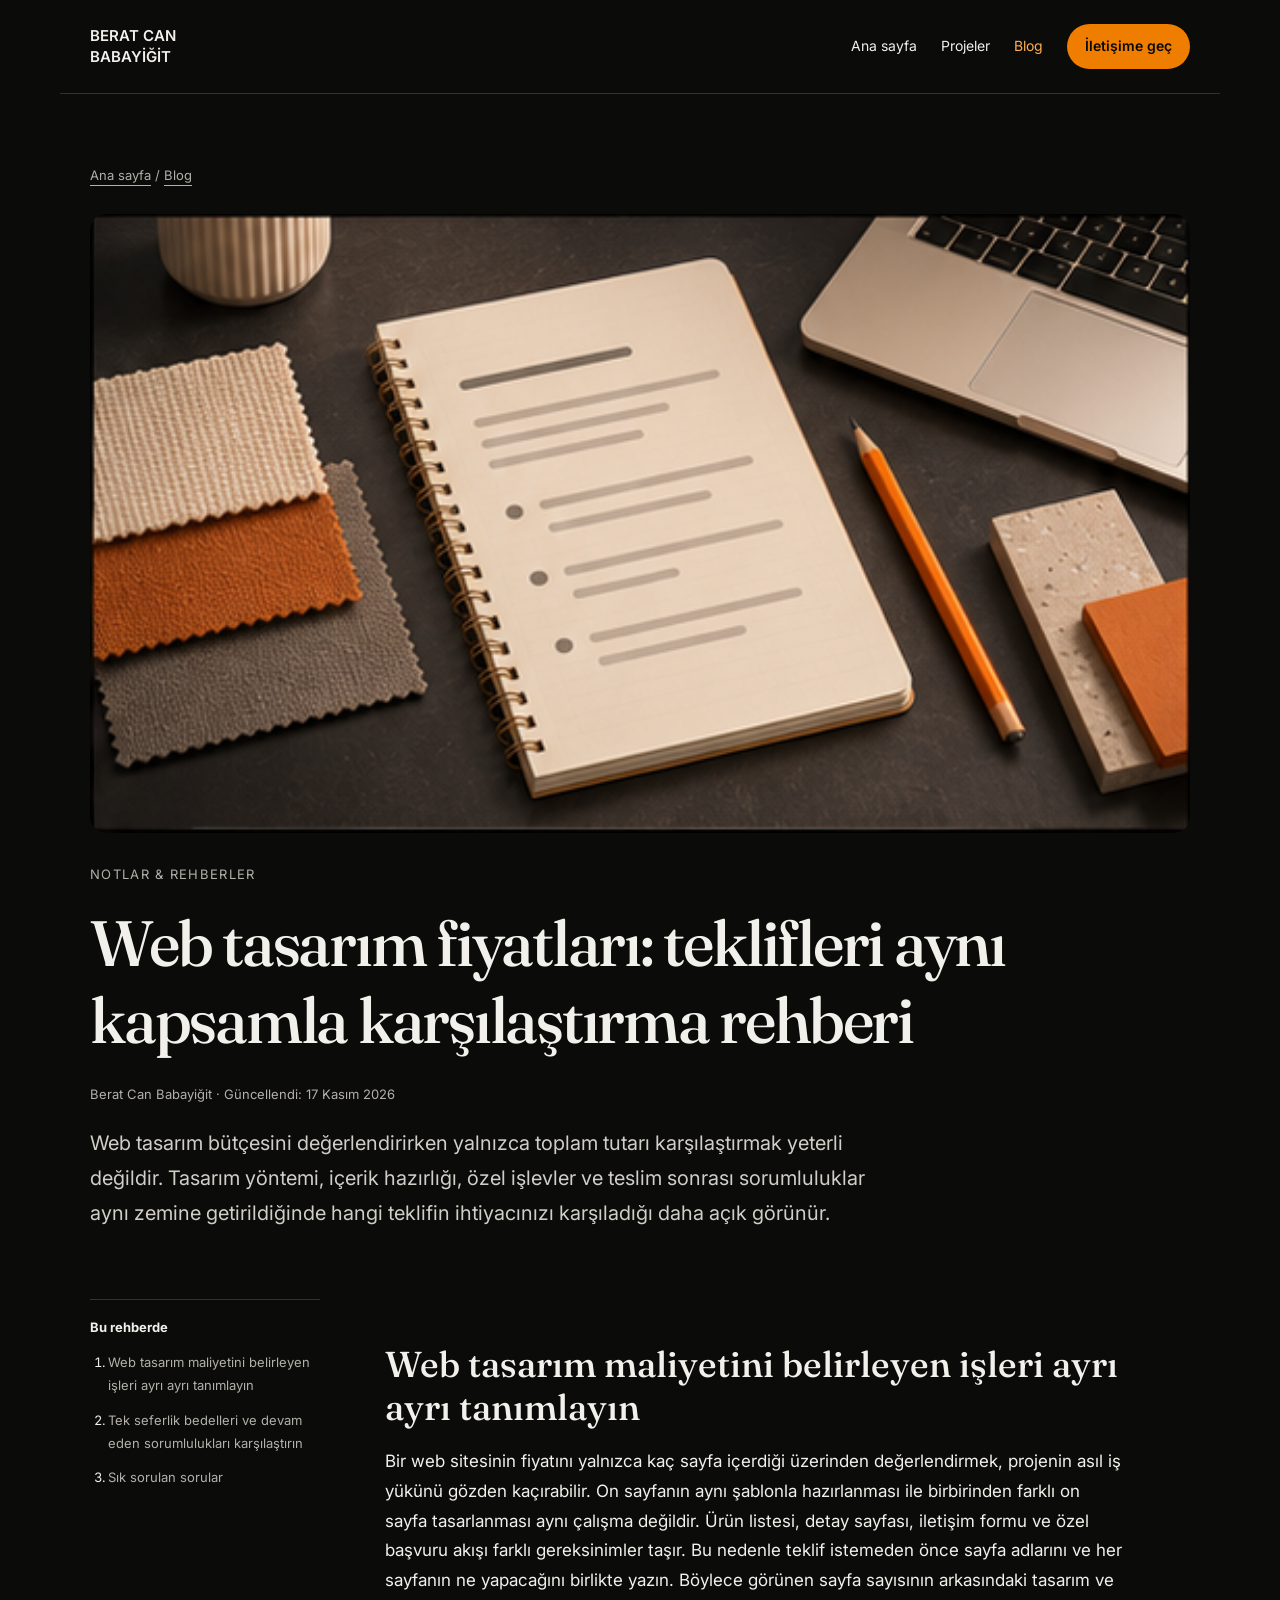
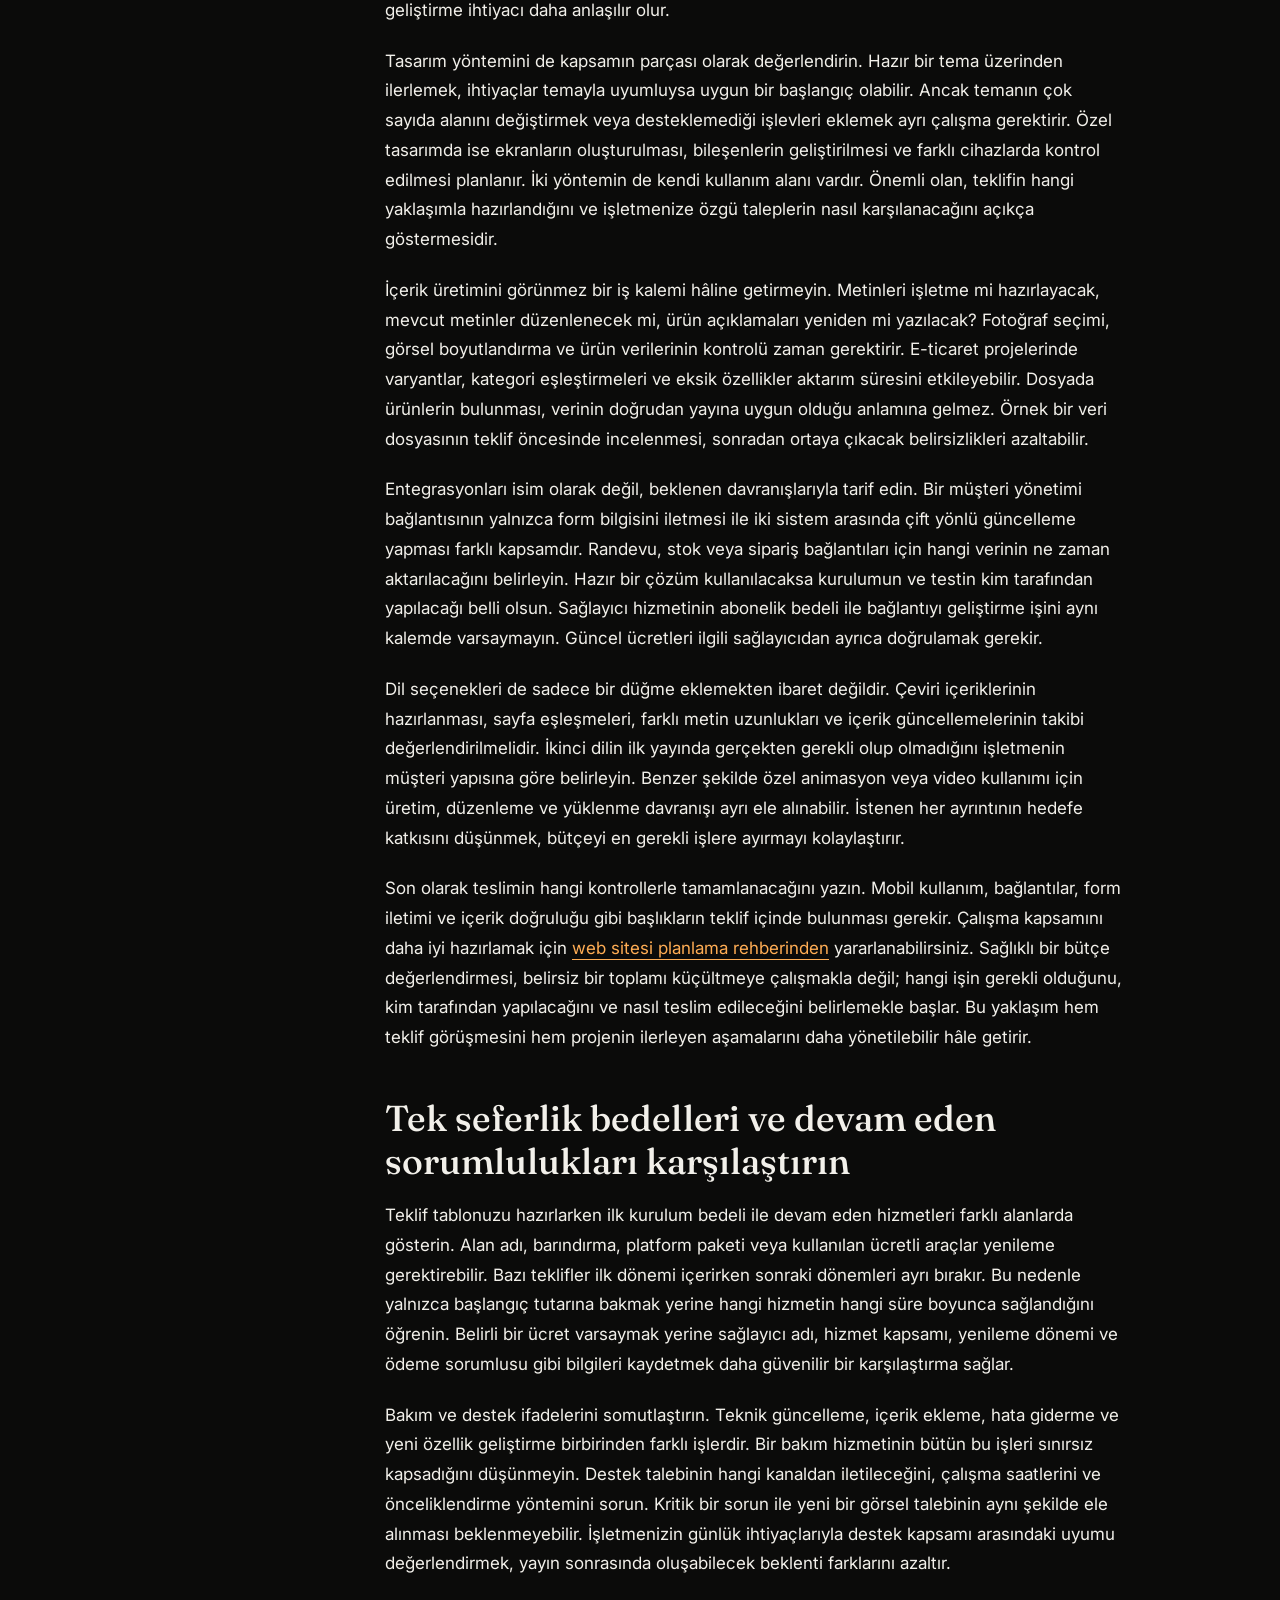
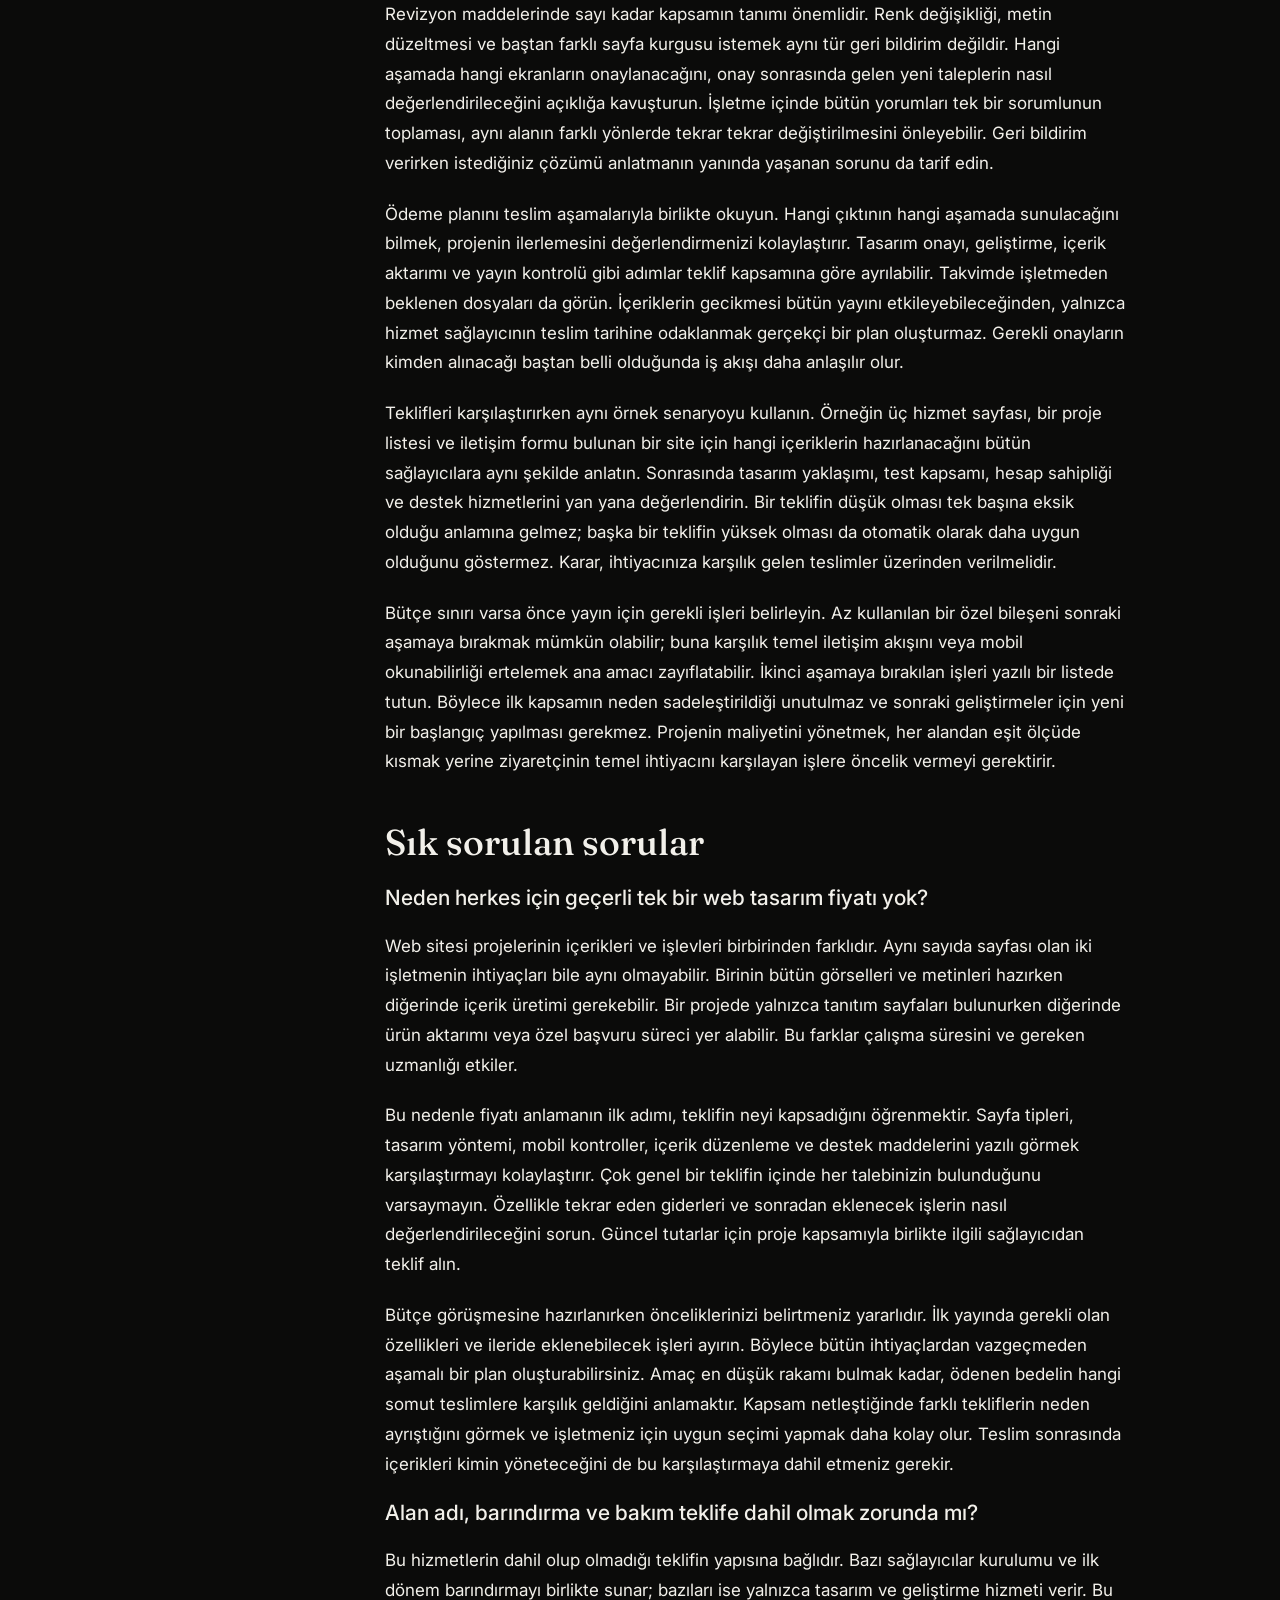
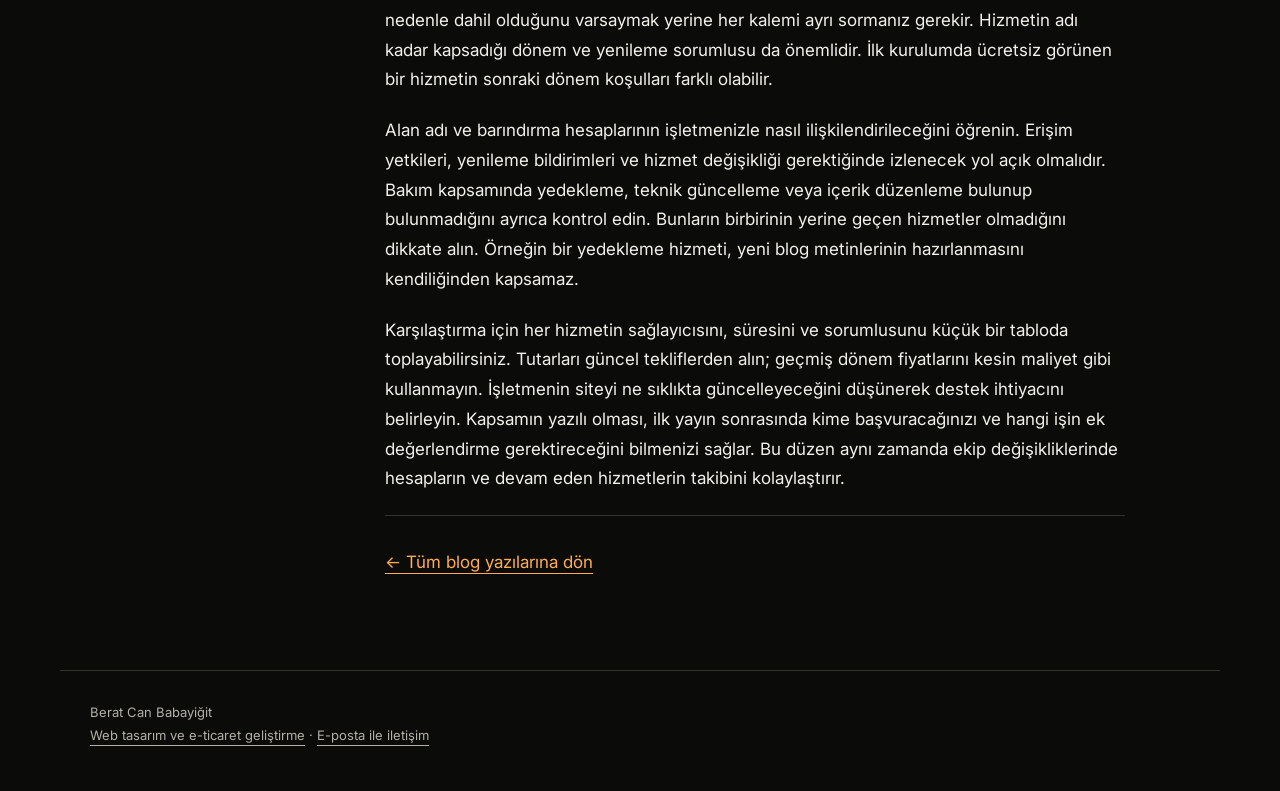
<file: web-tasarim-fiyatlari.html>
<!doctype html><html lang="tr"><head><meta charset="utf-8"><meta name="viewport" content="width=device-width, initial-scale=1"><title>Web tasarım fiyatları: teklifleri aynı kapsamla karşılaştırma rehberi | Berat Can Babayiğit</title><meta name="description" content="Web tasarım bütçesini değerlendirirken yalnızca toplam tutarı karşılaştırmak yeterli değildir. Tasarım yöntemi, içerik hazırlığı, özel işlevler ve teslim sonrası sorumluluklar aynı zemine getirildiğinde hangi teklifin ihtiyacınızı karşıladığı daha açık görünür."><link rel="canonical" href="https://beratcanbabayigit.com/web-tasarim-fiyatlari"><meta property="og:title" content="Web tasarım fiyatları: teklifleri aynı kapsamla karşılaştırma rehberi"><meta property="og:description" content="Web tasarım bütçesini değerlendirirken yalnızca toplam tutarı karşılaştırmak yeterli değildir. Tasarım yöntemi, içerik hazırlığı, özel işlevler ve teslim sonrası sorumluluklar aynı zemine getirildiğinde hangi teklifin ihtiyacınızı karşıladığı daha açık görünür."><meta property="og:url" content="https://beratcanbabayigit.com/web-tasarim-fiyatlari"><meta property="og:type" content="article"><meta property="og:locale" content="tr_TR"><meta name="theme-color" content="#0b0b0a"><link rel="stylesheet" href="/blog.css"><script type="application/ld+json">[{"@context": "https://schema.org", "@type": "BlogPosting", "headline": "Web tasarım fiyatları: teklifleri aynı kapsamla karşılaştırma rehberi", "description": "Web tasarım bütçesini değerlendirirken yalnızca toplam tutarı karşılaştırmak yeterli değildir. Tasarım yöntemi, içerik hazırlığı, özel işlevler ve teslim sonrası sorumluluklar aynı zemine getirildiğinde hangi teklifin ihtiyacınızı karşıladığı daha açık görünür.", "datePublished": "2026-10-24", "dateModified": "2026-11-17", "inLanguage": "tr", "mainEntityOfPage": "https://beratcanbabayigit.com/web-tasarim-fiyatlari", "author": {"@type": "Person", "name": "Berat Can Babayiğit", "url": "https://beratcanbabayigit.com/"}, "image": "https://beratcanbabayigit.com/blog-editorial-sheet.png"}, {"@context": "https://schema.org", "@type": "BreadcrumbList", "itemListElement": [{"@type": "ListItem", "position": 1, "name": "Ana sayfa", "item": "https://beratcanbabayigit.com/"}, {"@type": "ListItem", "position": 2, "name": "Blog", "item": "https://beratcanbabayigit.com/blog"}, {"@type": "ListItem", "position": 3, "name": "Web tasarım fiyatları: teklifleri aynı kapsamla karşılaştırma rehberi", "item": "https://beratcanbabayigit.com/web-tasarim-fiyatlari"}]}]</script></head><body><a class="skip" href="#icerik">İçeriğe geç</a><header class="shell nav"><a class="brand" href="/">BERAT CAN<br>BABAYİĞİT</a><nav class="nav-links" aria-label="Ana menü"><a href="/">Ana sayfa</a><a href="/projeler">Projeler</a><a href="/blog" aria-current="true">Blog</a><a class="pill" href="/#contact">İletişime geç</a></nav></header><main id="icerik" class="shell"><div class="hero"><nav class="breadcrumb" aria-label="Sayfa yolu"><a href="/">Ana sayfa</a> / <a href="/blog">Blog</a></nav><div class="editorial-image" style="--image-x:1;--image-y:3"><img src="/blog-editorial-sheet.png" alt="Proje bütçesi ve ihtiyaç planlama defteri" width="1059" height="1488" fetchpriority="high" decoding="async"></div><p class="eyebrow">Notlar & rehberler</p><h1>Web tasarım fiyatları: teklifleri aynı kapsamla karşılaştırma rehberi</h1><p class="meta">Berat Can Babayiğit · <time datetime="2026-11-17">Güncellendi: 17 Kasım 2026</time></p><p class="lead">Web tasarım bütçesini değerlendirirken yalnızca toplam tutarı karşılaştırmak yeterli değildir. Tasarım yöntemi, içerik hazırlığı, özel işlevler ve teslim sonrası sorumluluklar aynı zemine getirildiğinde hangi teklifin ihtiyacınızı karşıladığı daha açık görünür.</p></div><div class="article-layout"><aside class="toc" aria-label="İçindekiler"><strong>Bu rehberde</strong><ol><li><a href="#bolum-1">Web tasarım maliyetini belirleyen işleri ayrı ayrı tanımlayın</a></li><li><a href="#bolum-2">Tek seferlik bedelleri ve devam eden sorumlulukları karşılaştırın</a></li><li><a href="#sorular">Sık sorulan sorular</a></li></ol></aside><article><h2 id="bolum-1">Web tasarım maliyetini belirleyen işleri ayrı ayrı tanımlayın</h2><p>Bir web sitesinin fiyatını yalnızca kaç sayfa içerdiği üzerinden değerlendirmek, projenin asıl iş yükünü gözden kaçırabilir. On sayfanın aynı şablonla hazırlanması ile birbirinden farklı on sayfa tasarlanması aynı çalışma değildir. Ürün listesi, detay sayfası, iletişim formu ve özel başvuru akışı farklı gereksinimler taşır. Bu nedenle teklif istemeden önce sayfa adlarını ve her sayfanın ne yapacağını birlikte yazın. Böylece görünen sayfa sayısının arkasındaki tasarım ve geliştirme ihtiyacı daha anlaşılır olur.</p><p>Tasarım yöntemini de kapsamın parçası olarak değerlendirin. Hazır bir tema üzerinden ilerlemek, ihtiyaçlar temayla uyumluysa uygun bir başlangıç olabilir. Ancak temanın çok sayıda alanını değiştirmek veya desteklemediği işlevleri eklemek ayrı çalışma gerektirir. Özel tasarımda ise ekranların oluşturulması, bileşenlerin geliştirilmesi ve farklı cihazlarda kontrol edilmesi planlanır. İki yöntemin de kendi kullanım alanı vardır. Önemli olan, teklifin hangi yaklaşımla hazırlandığını ve işletmenize özgü taleplerin nasıl karşılanacağını açıkça göstermesidir.</p><p>İçerik üretimini görünmez bir iş kalemi hâline getirmeyin. Metinleri işletme mi hazırlayacak, mevcut metinler düzenlenecek mi, ürün açıklamaları yeniden mi yazılacak? Fotoğraf seçimi, görsel boyutlandırma ve ürün verilerinin kontrolü zaman gerektirir. E-ticaret projelerinde varyantlar, kategori eşleştirmeleri ve eksik özellikler aktarım süresini etkileyebilir. Dosyada ürünlerin bulunması, verinin doğrudan yayına uygun olduğu anlamına gelmez. Örnek bir veri dosyasının teklif öncesinde incelenmesi, sonradan ortaya çıkacak belirsizlikleri azaltabilir.</p><p>Entegrasyonları isim olarak değil, beklenen davranışlarıyla tarif edin. Bir müşteri yönetimi bağlantısının yalnızca form bilgisini iletmesi ile iki sistem arasında çift yönlü güncelleme yapması farklı kapsamdır. Randevu, stok veya sipariş bağlantıları için hangi verinin ne zaman aktarılacağını belirleyin. Hazır bir çözüm kullanılacaksa kurulumun ve testin kim tarafından yapılacağı belli olsun. Sağlayıcı hizmetinin abonelik bedeli ile bağlantıyı geliştirme işini aynı kalemde varsaymayın. Güncel ücretleri ilgili sağlayıcıdan ayrıca doğrulamak gerekir.</p><p>Dil seçenekleri de sadece bir düğme eklemekten ibaret değildir. Çeviri içeriklerinin hazırlanması, sayfa eşleşmeleri, farklı metin uzunlukları ve içerik güncellemelerinin takibi değerlendirilmelidir. İkinci dilin ilk yayında gerçekten gerekli olup olmadığını işletmenin müşteri yapısına göre belirleyin. Benzer şekilde özel animasyon veya video kullanımı için üretim, düzenleme ve yüklenme davranışı ayrı ele alınabilir. İstenen her ayrıntının hedefe katkısını düşünmek, bütçeyi en gerekli işlere ayırmayı kolaylaştırır.</p><p>Son olarak teslimin hangi kontrollerle tamamlanacağını yazın. Mobil kullanım, bağlantılar, form iletimi ve içerik doğruluğu gibi başlıkların teklif içinde bulunması gerekir. Çalışma kapsamını daha iyi hazırlamak için <a href="/kayseri-web-tasarim">web sitesi planlama rehberinden</a> yararlanabilirsiniz. Sağlıklı bir bütçe değerlendirmesi, belirsiz bir toplamı küçültmeye çalışmakla değil; hangi işin gerekli olduğunu, kim tarafından yapılacağını ve nasıl teslim edileceğini belirlemekle başlar. Bu yaklaşım hem teklif görüşmesini hem projenin ilerleyen aşamalarını daha yönetilebilir hâle getirir.</p><h2 id="bolum-2">Tek seferlik bedelleri ve devam eden sorumlulukları karşılaştırın</h2><p>Teklif tablonuzu hazırlarken ilk kurulum bedeli ile devam eden hizmetleri farklı alanlarda gösterin. Alan adı, barındırma, platform paketi veya kullanılan ücretli araçlar yenileme gerektirebilir. Bazı teklifler ilk dönemi içerirken sonraki dönemleri ayrı bırakır. Bu nedenle yalnızca başlangıç tutarına bakmak yerine hangi hizmetin hangi süre boyunca sağlandığını öğrenin. Belirli bir ücret varsaymak yerine sağlayıcı adı, hizmet kapsamı, yenileme dönemi ve ödeme sorumlusu gibi bilgileri kaydetmek daha güvenilir bir karşılaştırma sağlar.</p><p>Bakım ve destek ifadelerini somutlaştırın. Teknik güncelleme, içerik ekleme, hata giderme ve yeni özellik geliştirme birbirinden farklı işlerdir. Bir bakım hizmetinin bütün bu işleri sınırsız kapsadığını düşünmeyin. Destek talebinin hangi kanaldan iletileceğini, çalışma saatlerini ve önceliklendirme yöntemini sorun. Kritik bir sorun ile yeni bir görsel talebinin aynı şekilde ele alınması beklenmeyebilir. İşletmenizin günlük ihtiyaçlarıyla destek kapsamı arasındaki uyumu değerlendirmek, yayın sonrasında oluşabilecek beklenti farklarını azaltır.</p><p>Revizyon maddelerinde sayı kadar kapsamın tanımı önemlidir. Renk değişikliği, metin düzeltmesi ve baştan farklı sayfa kurgusu istemek aynı tür geri bildirim değildir. Hangi aşamada hangi ekranların onaylanacağını, onay sonrasında gelen yeni taleplerin nasıl değerlendirileceğini açıklığa kavuşturun. İşletme içinde bütün yorumları tek bir sorumlunun toplaması, aynı alanın farklı yönlerde tekrar tekrar değiştirilmesini önleyebilir. Geri bildirim verirken istediğiniz çözümü anlatmanın yanında yaşanan sorunu da tarif edin.</p><p>Ödeme planını teslim aşamalarıyla birlikte okuyun. Hangi çıktının hangi aşamada sunulacağını bilmek, projenin ilerlemesini değerlendirmenizi kolaylaştırır. Tasarım onayı, geliştirme, içerik aktarımı ve yayın kontrolü gibi adımlar teklif kapsamına göre ayrılabilir. Takvimde işletmeden beklenen dosyaları da görün. İçeriklerin gecikmesi bütün yayını etkileyebileceğinden, yalnızca hizmet sağlayıcının teslim tarihine odaklanmak gerçekçi bir plan oluşturmaz. Gerekli onayların kimden alınacağı baştan belli olduğunda iş akışı daha anlaşılır olur.</p><p>Teklifleri karşılaştırırken aynı örnek senaryoyu kullanın. Örneğin üç hizmet sayfası, bir proje listesi ve iletişim formu bulunan bir site için hangi içeriklerin hazırlanacağını bütün sağlayıcılara aynı şekilde anlatın. Sonrasında tasarım yaklaşımı, test kapsamı, hesap sahipliği ve destek hizmetlerini yan yana değerlendirin. Bir teklifin düşük olması tek başına eksik olduğu anlamına gelmez; başka bir teklifin yüksek olması da otomatik olarak daha uygun olduğunu göstermez. Karar, ihtiyacınıza karşılık gelen teslimler üzerinden verilmelidir.</p><p>Bütçe sınırı varsa önce yayın için gerekli işleri belirleyin. Az kullanılan bir özel bileşeni sonraki aşamaya bırakmak mümkün olabilir; buna karşılık temel iletişim akışını veya mobil okunabilirliği ertelemek ana amacı zayıflatabilir. İkinci aşamaya bırakılan işleri yazılı bir listede tutun. Böylece ilk kapsamın neden sadeleştirildiği unutulmaz ve sonraki geliştirmeler için yeni bir başlangıç yapılması gerekmez. Projenin maliyetini yönetmek, her alandan eşit ölçüde kısmak yerine ziyaretçinin temel ihtiyacını karşılayan işlere öncelik vermeyi gerektirir.</p><h2 id="sorular">Sık sorulan sorular</h2><h3>Neden herkes için geçerli tek bir web tasarım fiyatı yok?</h3><p>Web sitesi projelerinin içerikleri ve işlevleri birbirinden farklıdır. Aynı sayıda sayfası olan iki işletmenin ihtiyaçları bile aynı olmayabilir. Birinin bütün görselleri ve metinleri hazırken diğerinde içerik üretimi gerekebilir. Bir projede yalnızca tanıtım sayfaları bulunurken diğerinde ürün aktarımı veya özel başvuru süreci yer alabilir. Bu farklar çalışma süresini ve gereken uzmanlığı etkiler.</p><p>Bu nedenle fiyatı anlamanın ilk adımı, teklifin neyi kapsadığını öğrenmektir. Sayfa tipleri, tasarım yöntemi, mobil kontroller, içerik düzenleme ve destek maddelerini yazılı görmek karşılaştırmayı kolaylaştırır. Çok genel bir teklifin içinde her talebinizin bulunduğunu varsaymayın. Özellikle tekrar eden giderleri ve sonradan eklenecek işlerin nasıl değerlendirileceğini sorun. Güncel tutarlar için proje kapsamıyla birlikte ilgili sağlayıcıdan teklif alın.</p><p>Bütçe görüşmesine hazırlanırken önceliklerinizi belirtmeniz yararlıdır. İlk yayında gerekli olan özellikleri ve ileride eklenebilecek işleri ayırın. Böylece bütün ihtiyaçlardan vazgeçmeden aşamalı bir plan oluşturabilirsiniz. Amaç en düşük rakamı bulmak kadar, ödenen bedelin hangi somut teslimlere karşılık geldiğini anlamaktır. Kapsam netleştiğinde farklı tekliflerin neden ayrıştığını görmek ve işletmeniz için uygun seçimi yapmak daha kolay olur. Teslim sonrasında içerikleri kimin yöneteceğini de bu karşılaştırmaya dahil etmeniz gerekir.</p><h3>Alan adı, barındırma ve bakım teklife dahil olmak zorunda mı?</h3><p>Bu hizmetlerin dahil olup olmadığı teklifin yapısına bağlıdır. Bazı sağlayıcılar kurulumu ve ilk dönem barındırmayı birlikte sunar; bazıları ise yalnızca tasarım ve geliştirme hizmeti verir. Bu nedenle dahil olduğunu varsaymak yerine her kalemi ayrı sormanız gerekir. Hizmetin adı kadar kapsadığı dönem ve yenileme sorumlusu da önemlidir. İlk kurulumda ücretsiz görünen bir hizmetin sonraki dönem koşulları farklı olabilir.</p><p>Alan adı ve barındırma hesaplarının işletmenizle nasıl ilişkilendirileceğini öğrenin. Erişim yetkileri, yenileme bildirimleri ve hizmet değişikliği gerektiğinde izlenecek yol açık olmalıdır. Bakım kapsamında yedekleme, teknik güncelleme veya içerik düzenleme bulunup bulunmadığını ayrıca kontrol edin. Bunların birbirinin yerine geçen hizmetler olmadığını dikkate alın. Örneğin bir yedekleme hizmeti, yeni blog metinlerinin hazırlanmasını kendiliğinden kapsamaz.</p><p>Karşılaştırma için her hizmetin sağlayıcısını, süresini ve sorumlusunu küçük bir tabloda toplayabilirsiniz. Tutarları güncel tekliflerden alın; geçmiş dönem fiyatlarını kesin maliyet gibi kullanmayın. İşletmenin siteyi ne sıklıkta güncelleyeceğini düşünerek destek ihtiyacını belirleyin. Kapsamın yazılı olması, ilk yayın sonrasında kime başvuracağınızı ve hangi işin ek değerlendirme gerektireceğini bilmenizi sağlar. Bu düzen aynı zamanda ekip değişikliklerinde hesapların ve devam eden hizmetlerin takibini kolaylaştırır.</p><div class="related"><a href="/blog">← Tüm blog yazılarına dön</a></div></article></div></main><footer class="shell footer">Berat Can Babayiğit<br><a href="/">Web tasarım ve e-ticaret geliştirme</a> · <a href="mailto:beratcanbabayigitt@gmail.com">E-posta ile iletişim</a></footer></body></html>
</file>
<file: blog.css>
@import url('https://fonts.googleapis.com/css2?family=Fraunces:opsz,wght@9..144,500&family=Inter:wght@400;500;600;700&display=swap');
:root{color-scheme:dark;--bg:#0b0b0a;--text:#f2f0ea;--muted:#b2b0a8;--line:#33322d;--accent:#ee7d00}*{box-sizing:border-box}html{scroll-behavior:smooth}body{margin:0;background:var(--bg);color:var(--text);font:17px/1.75 Inter,Arial,sans-serif}a{color:inherit;text-underline-offset:5px}a:hover{color:#ffad54}a:focus-visible{outline:2px solid var(--accent);outline-offset:5px}.shell{max-width:1160px;margin:auto;padding:0 30px}.skip{position:absolute;left:20px;top:-100px;background:#f2f0ea;color:#111;padding:12px;z-index:9}.skip:focus{top:5px}.nav{display:flex;align-items:center;justify-content:space-between;gap:24px;padding-top:24px;padding-bottom:24px;border-bottom:1px solid var(--line)}.brand{font-weight:600;text-decoration:none;line-height:1.4;font-size:15px}.nav-links{display:flex;gap:24px;align-items:center;font-size:14px}.nav-links a{text-decoration:none}.nav-links [aria-current]{color:#ffad54}.pill{background:var(--accent);color:#090909!important;padding:10px 18px;border-radius:30px;font-weight:600;text-decoration:none;display:inline-block}.hero{padding:70px 0 48px}.eyebrow,.meta,.breadcrumb{font-size:13px;color:var(--muted)}.eyebrow{letter-spacing:.1em;text-transform:uppercase}h1,h2,h3{line-height:1.2;font-weight:500}h1,h2{font-family:Fraunces,Georgia,serif}h1{font-size:clamp(34px,5.3vw,64px);letter-spacing:-.035em;max-width:980px;margin:20px 0 24px}h2{font-size:clamp(27px,3vw,36px);margin:44px 0 18px}h3{font-size:21px}.lead{font-size:20px;color:#d0cec7;max-width:800px}.grid{display:grid;grid-template-columns:repeat(3,1fr);gap:22px;margin:15px 0 70px}.card{display:flex;flex-direction:column;padding:28px;border:1px solid var(--line);border-radius:16px;background:#141412}.card h2{font-size:29px;margin:22px 0 16px}.card h2 a{text-decoration:none}.card p{font-size:15px;color:var(--muted)}.card .read{margin-top:auto;padding-top:20px;font-size:14px}.number{color:#ffad54;font:14px/1.3 monospace}.article-layout{display:grid;grid-template-columns:230px minmax(0,740px);gap:65px;align-items:start}.toc{position:sticky;top:24px;border-top:1px solid var(--line);font-size:13px;padding-top:16px}.toc ol{padding-left:18px}.toc li{margin:12px 0}.toc a{text-decoration:none;color:var(--muted)}article p{margin:0 0 21px}article section{scroll-margin-top:24px}article a{color:#ffad54}.faq{border-top:1px solid var(--line);margin-top:45px}.cta{padding:32px;background:#191813;border:1px solid #51422f;border-radius:16px;margin:48px 0}.cta h2{margin-top:0}.related{border-top:1px solid var(--line);padding:32px 0}.related li{margin:12px 0}.footer{border-top:1px solid var(--line);margin-top:60px;padding:30px 0 45px;color:var(--muted);font-size:13px}.breadcrumb{margin-bottom:28px}.breadcrumb a{color:var(--muted)}.sources{font-size:14px;color:var(--muted)}@media(max-width:850px){.grid{grid-template-columns:1fr}.article-layout{grid-template-columns:1fr;gap:20px}.toc{position:static}.hero{padding-top:40px}}@media(max-width:560px){.shell{padding-left:20px;padding-right:20px}.nav{flex-wrap:wrap;gap:15px}.nav-links{width:100%;justify-content:space-between;gap:12px;font-size:13px}.lead{font-size:18px}.card{padding:24px}.cta{padding:24px}}@media(prefers-reduced-motion:reduce){html{scroll-behavior:auto}}

.editorial-image{position:relative;overflow:hidden;aspect-ratio:1.779;background:#201d18;border-radius:16px;margin-bottom:30px}.editorial-image img{position:absolute;width:200%;height:500%;max-width:none;left:calc(var(--image-x) * -100%);top:calc(var(--image-y) * -100%)}.card-image{margin:-8px -8px 24px;border-radius:10px}.card h2{font-size:25px}.article-layout article{min-width:0}.article-layout h2,.article-layout h3{scroll-margin-top:24px}.sources{border-top:1px solid var(--line);padding-top:24px;margin-top:36px}.footer{padding:30px 30px 45px}h1,h2,h3,a{overflow-wrap:break-word}@media(max-width:560px){.nav-links{display:grid;grid-template-columns:repeat(4,minmax(0,1fr));gap:8px;text-align:center;font-size:12px}.nav-links a{padding:10px 0;min-height:44px;display:flex;align-items:center;justify-content:center}.nav-links .pill{padding:8px 4px;font-size:11px}.editorial-image{border-radius:10px}.hero{padding-bottom:24px}.footer{padding-left:20px;padding-right:20px}}
</file>
